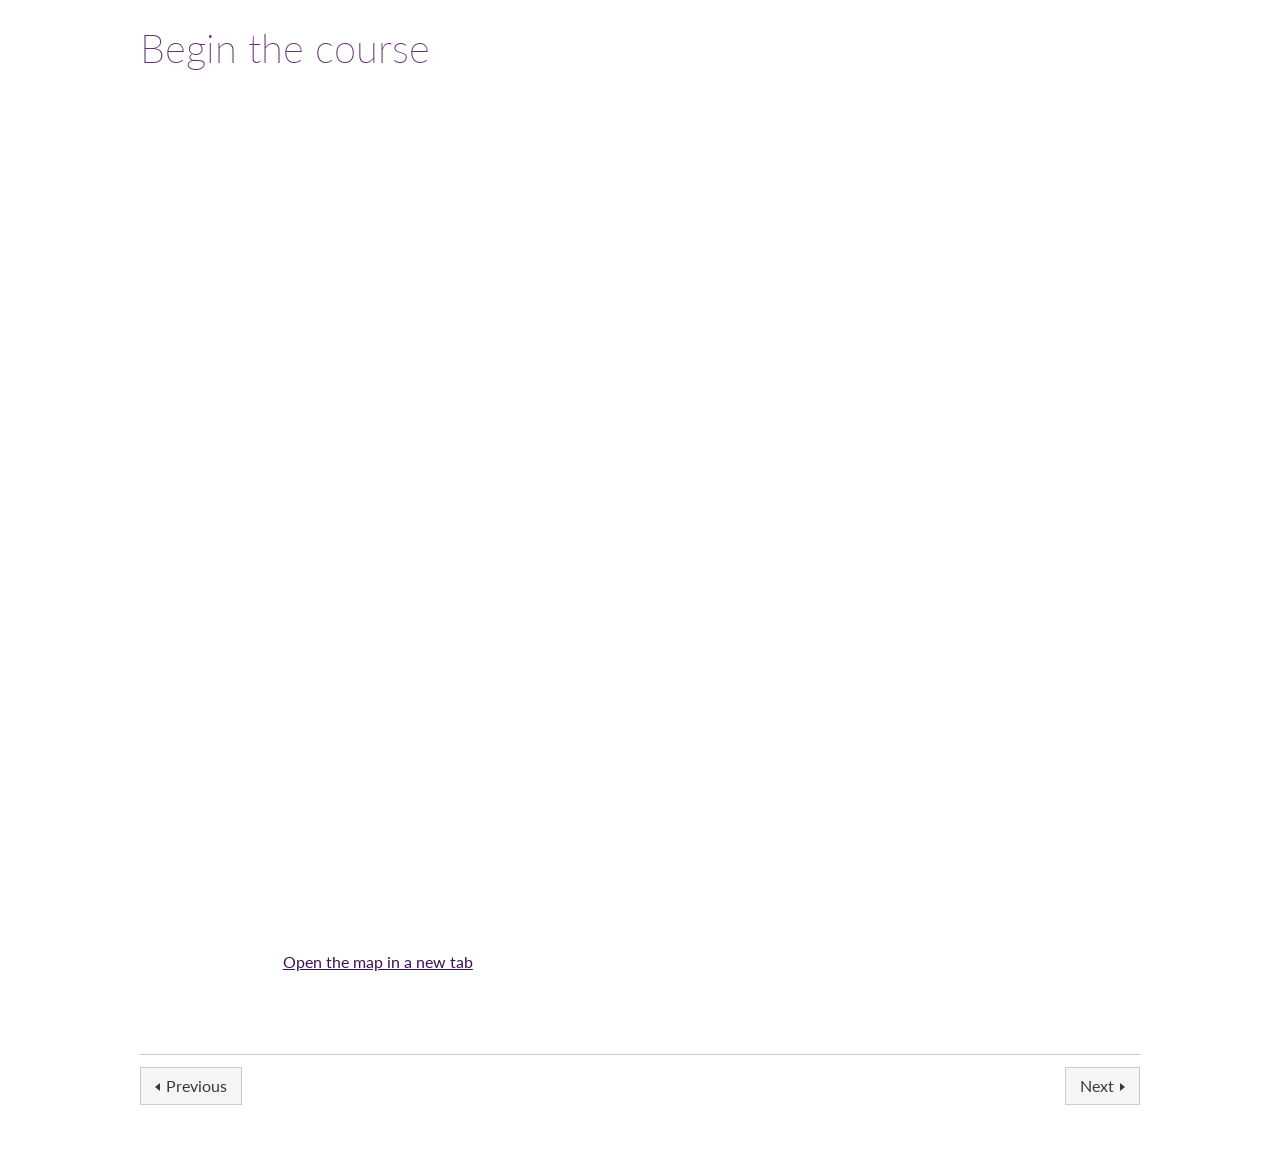
<file: begin-the-course.html>
<!DOCTYPE html>
<html lang="en-AU">
<head>
  <meta charset="utf-8">
  <meta name="viewport" content="width=device-width, initial-scale=1">
  <title>Begin the course | Rome: The Making of a City taster</title>

  <!-- Same order Canvas loads them: root account, Short Courses theme, then the Canvas stand-in -->
  <link rel="stylesheet" href="css/root.css">
  <link rel="stylesheet" href="css/acu.shortcourse_Theme_v3.css">
  <link rel="stylesheet" href="css/acu.main.css">
  <link rel="stylesheet" href="css/canvas-shell.css">
  <script src="js/acu-interactives.js" defer></script>
</head>
<body class="pages show">
  <div id="content-wrapper">
    <div id="content" role="main">
      <div id="wiki_page_show">
        <div class="show-content user_content clearfix enhanced">

          <h1 class="page-title">Begin the course</h1>

          <p><iframe style="max-width: 100%; border: 0px none currentcolor;" title="Rome course map: interactive map of the places in each module" src="https://cei-dlc.acucontenthub.acu.edu.au/Floreo/map-of-rome/map-of-rome.html" width="100%" height="850" loading="lazy" allow="fullscreen"></iframe></p>
          <p><a href="https://cei-dlc.acucontenthub.acu.edu.au/Floreo/map-of-rome/map-of-rome.html" target="_blank" rel="noopener">Open the map in a new tab</a></p>

        </div>
      </div>

      <div id="module_navigation_target">
        <nav class="module-sequence-footer" aria-label="Module navigation">
          <hr class="module-sequence-rule">
          <div class="module-sequence-footer-content">
            <span class="module-sequence-footer-button--previous">
              <a class="Button" href="overview.html"><i class="icon-mini-arrow-left" aria-hidden="true"></i>Previous<span class="screenreader-only">: Overview of the course</span></a>
            </span>
            <span class="module-sequence-footer-button--next">
              <a class="Button" href="module-1-map.html">Next<i class="icon-mini-arrow-right" aria-hidden="true"></i><span class="screenreader-only">: Module 1 map</span></a>
            </span>
          </div>
        </nav>
      </div>
    </div>
  </div>
</body>
</html>
</file>
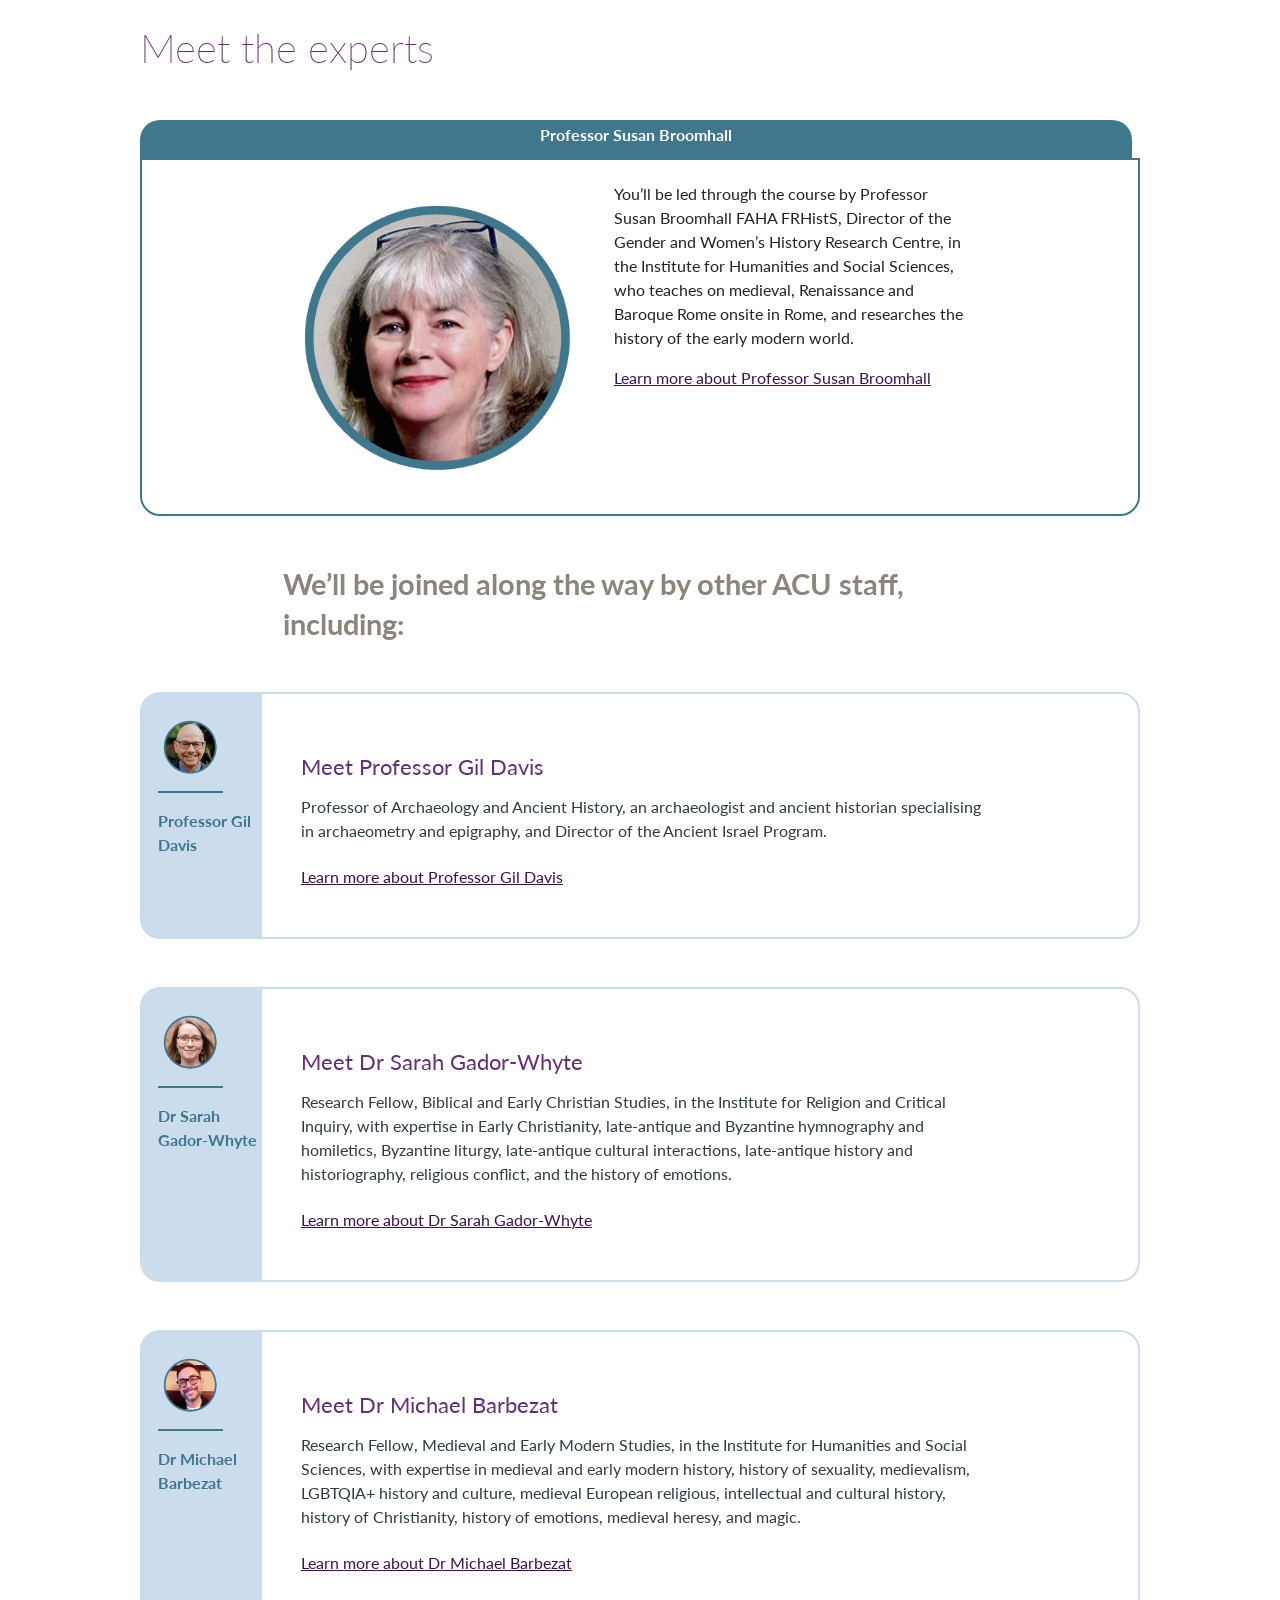
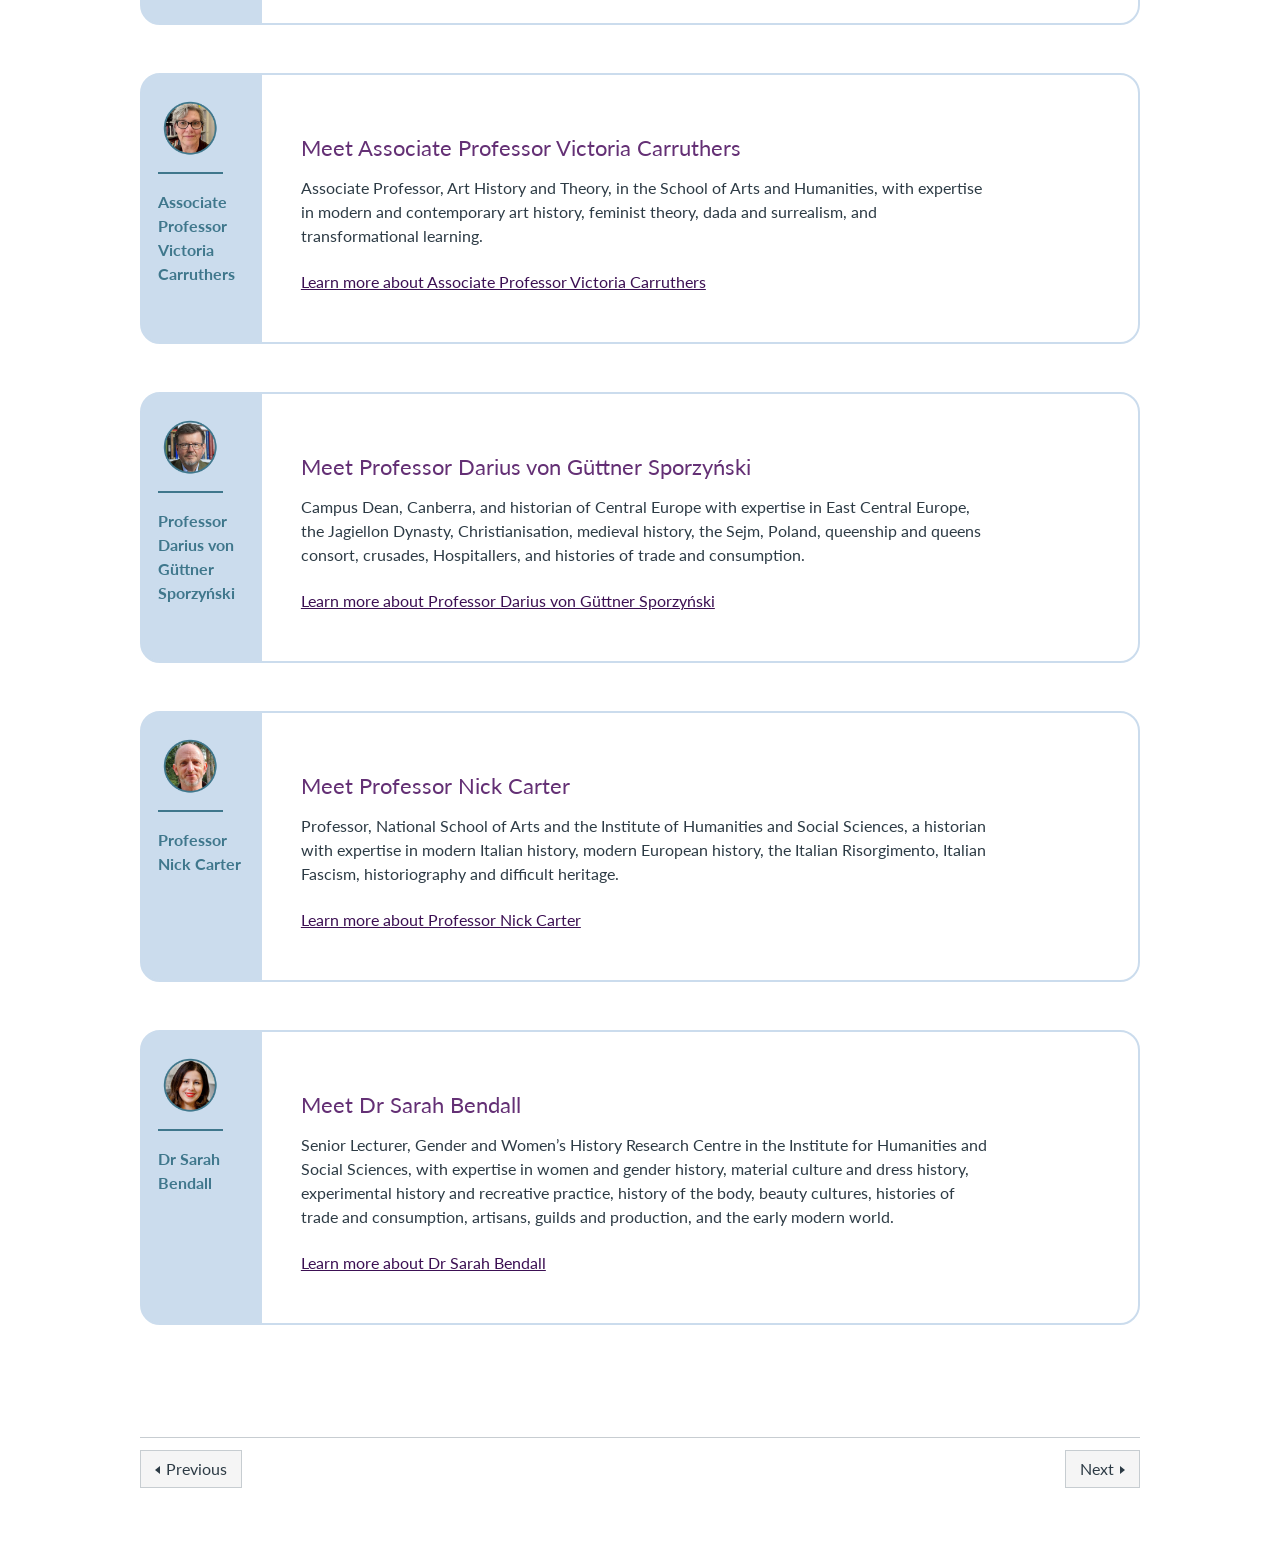
<file: meet-the-experts.html>
<!DOCTYPE html>
<html lang="en-AU">
<head>
  <meta charset="utf-8">
  <meta name="viewport" content="width=device-width, initial-scale=1">
  <title>Meet the experts | Rome: The Making of a City taster</title>

  <!-- Same order Canvas loads them: root account, Short Courses theme, then the Canvas stand-in -->
  <link rel="stylesheet" href="css/root.css">
  <link rel="stylesheet" href="css/acu.shortcourse_Theme_v3.css">
  <link rel="stylesheet" href="css/acu.main.css">
  <link rel="stylesheet" href="css/canvas-shell.css">
  <script src="js/acu-interactives.js" defer></script>
</head>
<body class="pages show">
  <div id="content-wrapper">
    <div id="content" role="main">
      <div id="wiki_page_show">
        <div class="show-content user_content clearfix enhanced">

          <h1 class="page-title">Meet the experts</h1>

          <div class="acu_tab" data-tab-layout-type="top">
              <div>Professor Susan Broomhall</div>
              <div>
                  <figure class="aspect-1-1 left-align-tab"><img src="images/experts/susan-broomhall.png" alt="Professor Susan Broomhall" width="300" /></figure>
                  <p>You&rsquo;ll be led through the course by Professor Susan Broomhall FAHA FRHistS, Director of the Gender and Women&rsquo;s History Research Centre, in the Institute for Humanities and Social Sciences, who teaches on medieval, Renaissance and Baroque Rome onsite in Rome, and researches the history of the early modern world.</p>
                  <p><a href="https://www.acu.edu.au/research-and-enterprise/our-research-institutes/institute-for-humanities-and-social-sciences/our-people/susan-broomhall" target="_blank" rel="noopener">Learn more about Professor Susan Broomhall</a></p>
              </div>
          </div>
          <h2 style="margin-top: 2rem; text-align: left;">We&rsquo;ll be joined along the way by other ACU staff, including:</h2>
          <div class="well well-side-tab">
              <div class="icon icon-img"><img src="images/experts/gil-davis.png" alt="Professor Gil Davis" />
                  <p>Professor Gil Davis</p>
              </div>
              <h3>Meet Professor Gil Davis</h3>
              <p>Professor of Archaeology and Ancient History, an archaeologist and ancient historian specialising in archaeometry and epigraphy, and Director of the Ancient Israel Program.</p>
              <p><a href="https://www.acu.edu.au/research-and-enterprise/our-people/gil-davis" target="_blank" rel="noopener">Learn more about Professor Gil Davis</a></p>
          </div>
          <div class="well well-side-tab">
              <div class="icon icon-img"><img src="images/experts/sarah-gador-whyte.png" alt="Dr Sarah Gador-Whyte" />
                  <p>Dr Sarah Gador-Whyte</p>
              </div>
              <h3>Meet Dr Sarah Gador-Whyte</h3>
              <p>Research Fellow, Biblical and Early Christian Studies, in the Institute for Religion and Critical Inquiry, with expertise in Early Christianity, late-antique and Byzantine hymnography and homiletics, Byzantine liturgy, late-antique cultural interactions, late-antique history and historiography, religious conflict, and the history of emotions.</p>
              <p><a href="https://www.acu.edu.au/research-and-enterprise/our-research-institutes/institute-for-religion-and-critical-inquiry/our-people/sarah-gador-whyte" target="_blank" rel="noopener">Learn more about Dr Sarah Gador-Whyte</a></p>
          </div>
          <div class="well well-side-tab">
              <div class="icon icon-img"><img src="images/experts/michael-barbezat.png" alt="Dr Michael Barbezat" />
                  <p>Dr Michael Barbezat</p>
              </div>
              <h3>Meet Dr Michael Barbezat</h3>
              <p>Research Fellow, Medieval and Early Modern Studies, in the Institute for Humanities and Social Sciences, with expertise in medieval and early modern history, history of sexuality, medievalism, LGBTQIA+ history and culture, medieval European religious, intellectual and cultural history, history of Christianity, history of emotions, medieval heresy, and magic.</p>
              <p><a href="https://www.acu.edu.au/research-and-enterprise/our-research-institutes/institute-for-humanities-and-social-sciences/our-people/dr-michael-barbezat" target="_blank" rel="noopener">Learn more about Dr Michael Barbezat</a></p>
          </div>
          <div class="well well-side-tab">
              <div class="icon icon-img"><img src="images/experts/victoria-carruthers.png" alt="Associate Professor Victoria Carruthers" />
                  <p>Associate Professor Victoria Carruthers</p>
              </div>
              <h3>Meet Associate Professor Victoria Carruthers</h3>
              <p>Associate Professor, Art History and Theory, in the School of Arts and Humanities, with expertise in modern and contemporary art history, feminist theory, dada and surrealism, and transformational learning.</p>
              <p><a href="https://www.acu.edu.au/research-and-enterprise/our-people/victoria-carruthers" target="_blank" rel="noopener">Learn more about Associate Professor Victoria Carruthers</a></p>
          </div>
          <div class="well well-side-tab">
              <div class="icon icon-img"><img src="images/experts/darius-von-guttner.png" alt="Professor Darius von G&uuml;ttner Sporzyński" />
                  <p>Professor Darius von G&uuml;ttner Sporzyński</p>
              </div>
              <h3>Meet Professor Darius von G&uuml;ttner Sporzyński</h3>
              <p>Campus Dean, Canberra, and historian of Central Europe with expertise in East Central Europe, the Jagiellon Dynasty, Christianisation, medieval history, the Sejm, Poland, queenship and queens consort, crusades, Hospitallers, and histories of trade and consumption.</p>
              <p><a href="https://www.acu.edu.au/research-and-enterprise/our-research-institutes/institute-for-humanities-and-social-sciences/our-people/darius-von-guttner-sporzynski" target="_blank" rel="noopener">Learn more about Professor Darius von G&uuml;ttner Sporzyński</a></p>
          </div>
          <div class="well well-side-tab">
              <div class="icon icon-img"><img src="images/experts/nick-carter.png" alt="Professor Nick Carter" />
                  <p>Professor Nick Carter</p>
              </div>
              <h3>Meet Professor Nick Carter</h3>
              <p>Professor, National School of Arts and the Institute of Humanities and Social Sciences, a historian with expertise in modern Italian history, modern European history, the Italian Risorgimento, Italian Fascism, historiography and difficult heritage.</p>
              <p><a href="https://www.acu.edu.au/research-and-enterprise/our-people/nick-carter" target="_blank" rel="noopener">Learn more about Professor Nick Carter</a></p>
          </div>
          <div class="well well-side-tab">
              <div class="icon icon-img"><img src="images/experts/sarah-bendall.png" alt="Dr Sarah Bendall" />
                  <p>Dr Sarah Bendall</p>
              </div>
              <h3>Meet Dr Sarah Bendall</h3>
              <p>Senior Lecturer, Gender and Women&rsquo;s History Research Centre in the Institute for Humanities and Social Sciences, with expertise in women and gender history, material culture and dress history, experimental history and recreative practice, history of the body, beauty cultures, histories of trade and consumption, artisans, guilds and production, and the early modern world.</p>
              <p><a href="https://www.acu.edu.au/research-and-enterprise/our-research-institutes/institute-for-humanities-and-social-sciences/our-people/sarah-bendall" target="_blank" rel="noopener">Learn more about Dr Sarah Bendall</a></p>
          </div>

        </div>
      </div>

      <div id="module_navigation_target">
        <nav class="module-sequence-footer" aria-label="Module navigation">
          <hr class="module-sequence-rule">
          <div class="module-sequence-footer-content">
            <span class="module-sequence-footer-button--previous">
              <a class="Button" href="index.html"><i class="icon-mini-arrow-left" aria-hidden="true"></i>Previous<span class="screenreader-only">: Welcome page</span></a>
            </span>
            <span class="module-sequence-footer-button--next">
              <a class="Button" href="overview.html">Next<i class="icon-mini-arrow-right" aria-hidden="true"></i><span class="screenreader-only">: Overview of the course</span></a>
            </span>
          </div>
        </nav>
      </div>
    </div>
  </div>
</body>
</html>
</file>
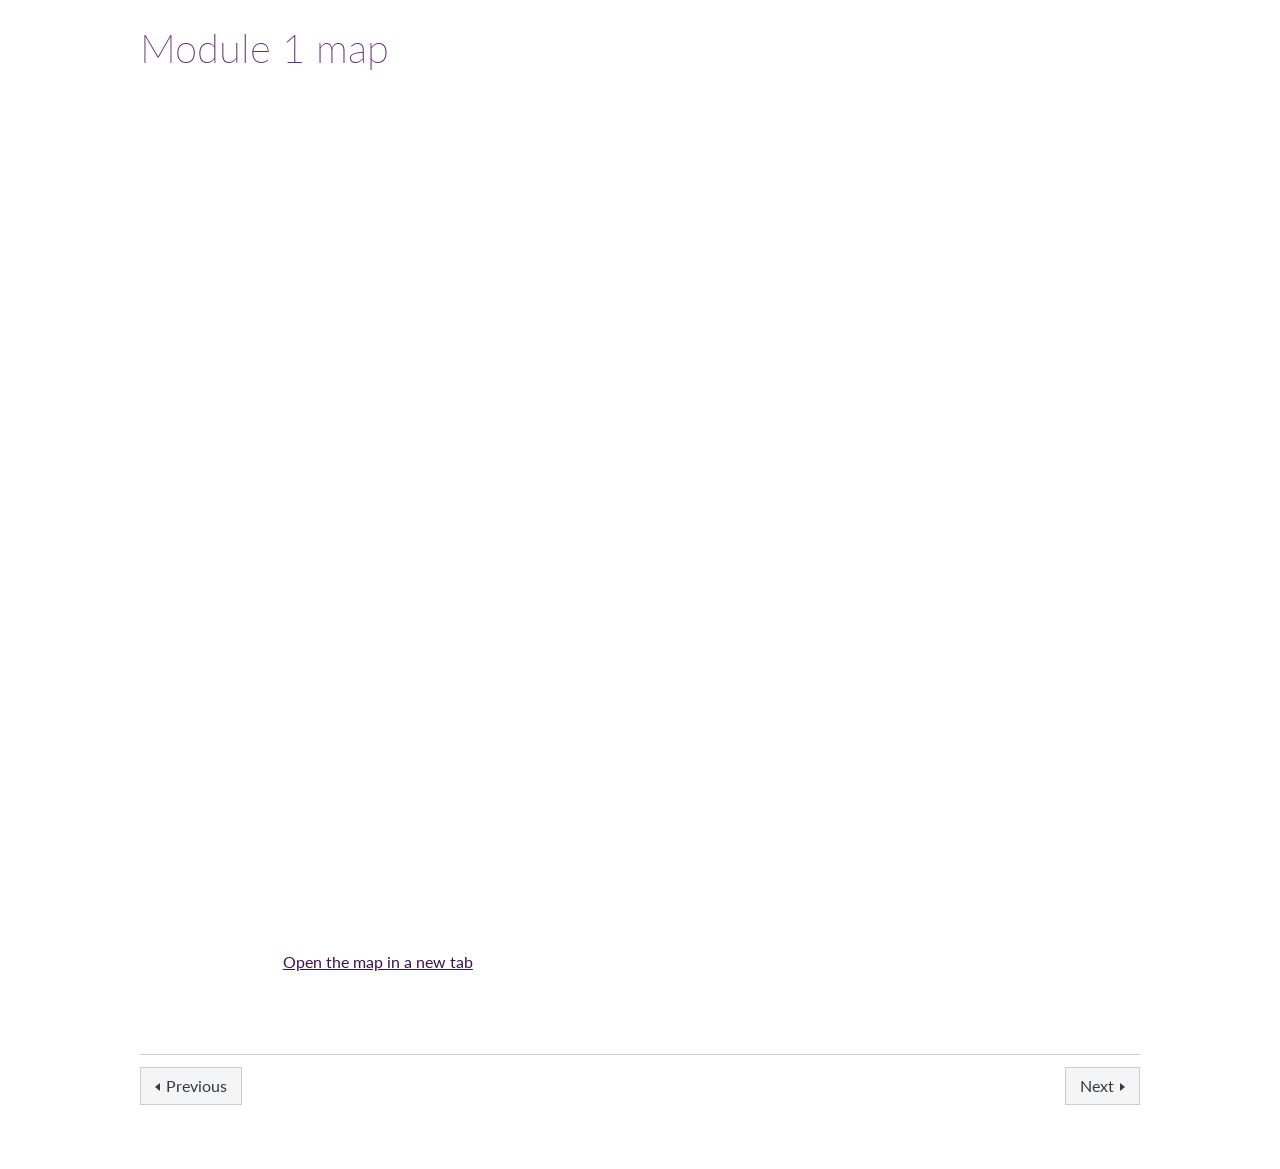
<file: module-1-map.html>
<!DOCTYPE html>
<html lang="en-AU">
<head>
  <meta charset="utf-8">
  <meta name="viewport" content="width=device-width, initial-scale=1">
  <title>Module 1 map | Rome: The Making of a City taster</title>

  <!-- Same order Canvas loads them: root account, Short Courses theme, then the Canvas stand-in -->
  <link rel="stylesheet" href="css/root.css">
  <link rel="stylesheet" href="css/acu.shortcourse_Theme_v3.css">
  <link rel="stylesheet" href="css/acu.main.css">
  <link rel="stylesheet" href="css/canvas-shell.css">
  <script src="js/acu-interactives.js" defer></script>
</head>
<body class="pages show">
  <div id="content-wrapper">
    <div id="content" role="main">
      <div id="wiki_page_show">
        <div class="show-content user_content clearfix enhanced">

          <h1 class="page-title">Module 1 map</h1>

          <p><iframe style="max-width: 100%; border: 0px none currentcolor;" title="Rome course map: interactive map of the places in each module" src="https://cei-dlc.acucontenthub.acu.edu.au/Floreo/map-of-rome/module-1-map.html" width="100%" height="850" loading="lazy" allow="fullscreen"></iframe></p>
          <p><a href="https://cei-dlc.acucontenthub.acu.edu.au/Floreo/map-of-rome/module-1-map.html" target="_blank" rel="noopener">Open the map in a new tab</a></p>

        </div>
      </div>

      <div id="module_navigation_target">
        <nav class="module-sequence-footer" aria-label="Module navigation">
          <hr class="module-sequence-rule">
          <div class="module-sequence-footer-content">
            <span class="module-sequence-footer-button--previous">
              <a class="Button" href="begin-the-course.html"><i class="icon-mini-arrow-left" aria-hidden="true"></i>Previous<span class="screenreader-only">: Begin the course</span></a>
            </span>
            <span class="module-sequence-footer-button--next">
              <a class="Button" href="tanaquil-part-2.html">Next<i class="icon-mini-arrow-right" aria-hidden="true"></i><span class="screenreader-only">: Lives in Focus: Tanaquil (600&ndash;575 BCE): Part 2</span></a>
            </span>
          </div>
        </nav>
      </div>
    </div>
  </div>
</body>
</html>
</file>
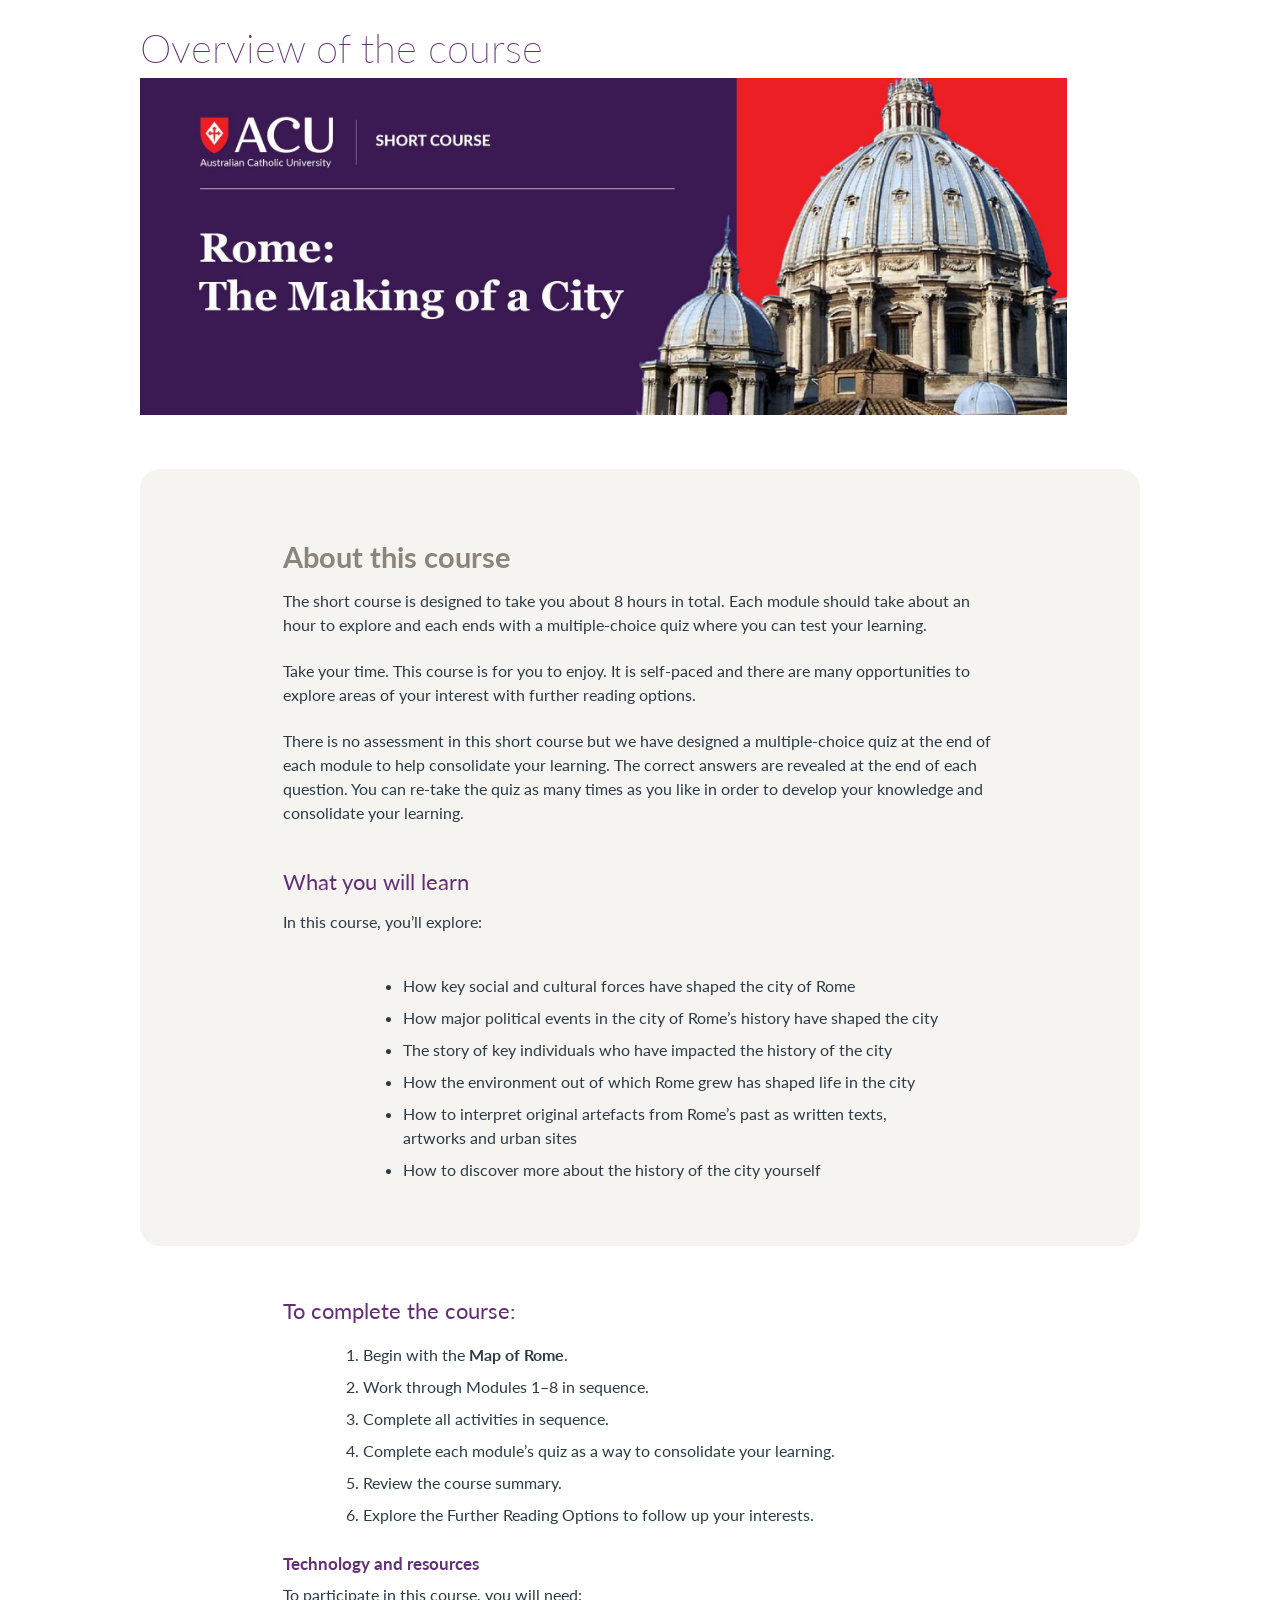
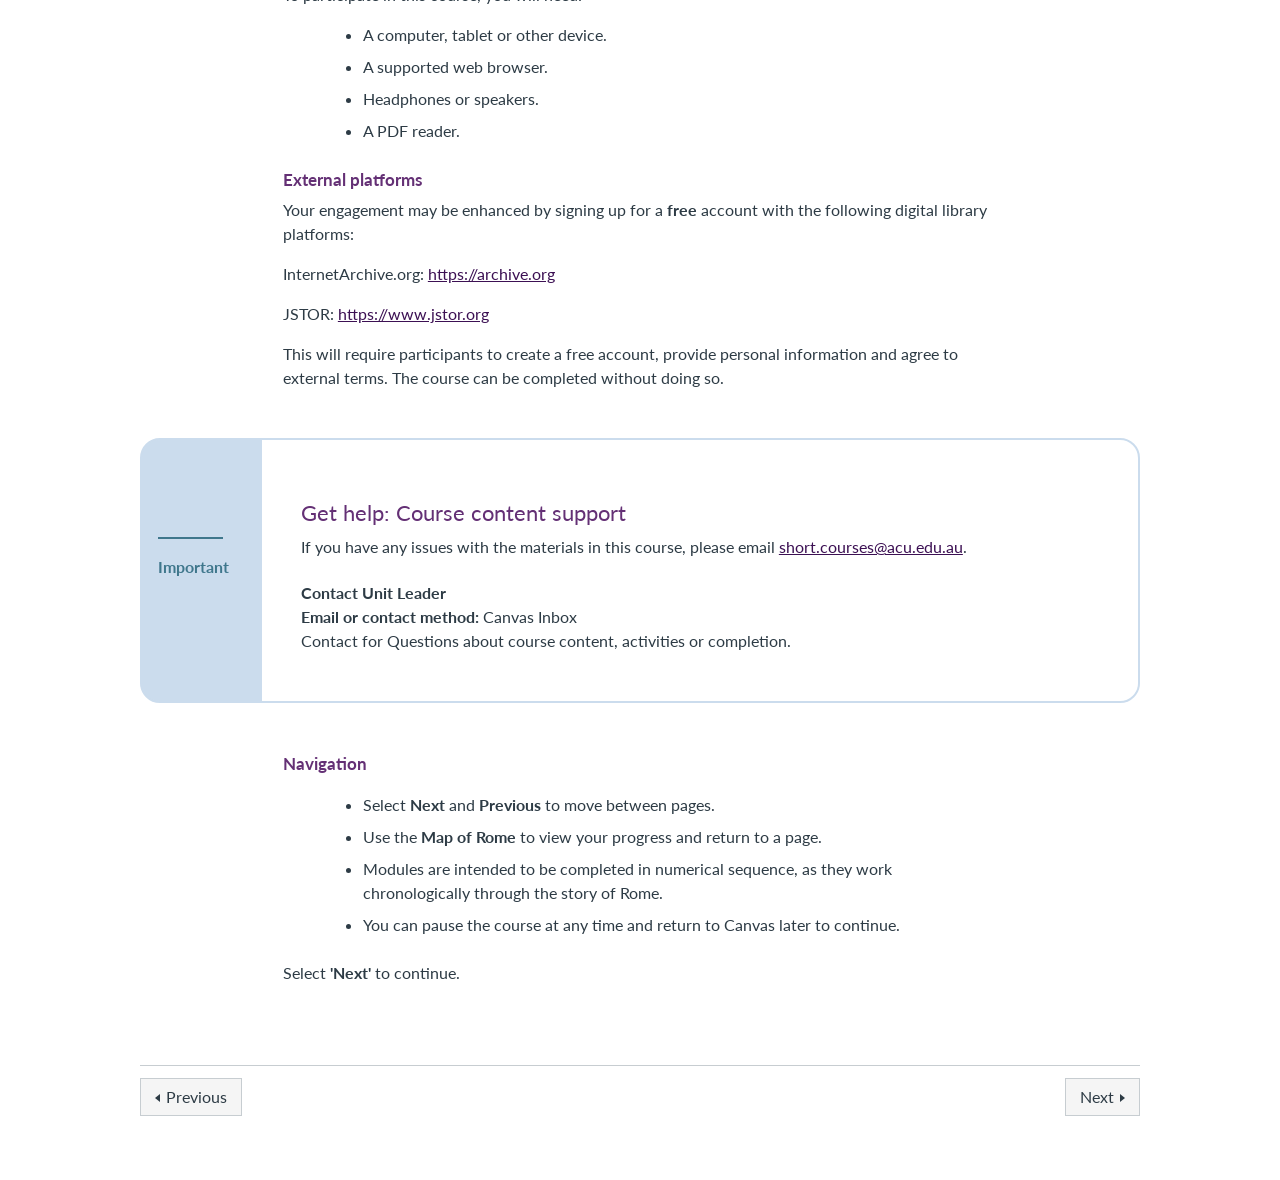
<file: overview.html>
<!DOCTYPE html>
<html lang="en-AU">
<head>
  <meta charset="utf-8">
  <meta name="viewport" content="width=device-width, initial-scale=1">
  <title>Overview of the course | Rome: The Making of a City taster</title>

  <!-- Same order Canvas loads them: root account, Short Courses theme, then the Canvas stand-in -->
  <link rel="stylesheet" href="css/root.css">
  <link rel="stylesheet" href="css/acu.shortcourse_Theme_v3.css">
  <link rel="stylesheet" href="css/acu.main.css">
  <link rel="stylesheet" href="css/canvas-shell.css">
  <script src="js/acu-interactives.js" defer></script>
</head>
<body class="pages show">
  <div id="content-wrapper">
    <div id="content" role="main">
      <div id="wiki_page_show">
        <div class="show-content user_content clearfix enhanced">

          <h1 class="page-title">Overview of the course</h1>

          <p class="banner"><img src="images/banner-rome.jpg" alt="Rome: The Making of a City course banner" width="927"></p>
          <div class="well">
            <h2>About this course</h2>
            <p>The short course is designed to take you about 8 hours in total. Each module should take about an hour to explore and each ends with a multiple-choice quiz where you can test your learning.</p>
            <p>Take your time. This course is for you to enjoy. It is self-paced and there are many opportunities to explore areas of your interest with further reading options.</p>
            <p>There is no assessment in this short course but we have designed a multiple-choice quiz at the end of each module to help consolidate your learning. The correct answers are revealed at the end of each question. You can re-take the quiz as many times as you like in order to develop your knowledge and consolidate your learning.</p>
            <h3>What you will learn</h3>
            <p>In this course, you&rsquo;ll explore:</p>
            <ul>
              <li>How key social and cultural forces have shaped the city of Rome</li>
              <li>How major political events in the city of Rome&rsquo;s history have shaped the city</li>
              <li>The story of key individuals who have impacted the history of the city</li>
              <li>How the environment out of which Rome grew has shaped life in the city</li>
              <li>How to interpret original artefacts from Rome&rsquo;s past as written texts, artworks and urban sites</li>
              <li>How to discover more about the history of the city yourself</li>
            </ul>
          </div>
          <h3>To complete the course:</h3>
          <ol>
            <li>Begin with the <strong>Map of Rome</strong>.</li>
            <li>Work through Modules 1&ndash;8 in sequence.</li>
            <li>Complete all activities in sequence.</li>
            <li>Complete each module&rsquo;s quiz as a way to consolidate your learning.</li>
            <li>Review the course summary.</li>
            <li>Explore the Further Reading Options to follow up your interests.</li>
          </ol>
          <h4><strong>Technology and resources</strong></h4>
          <p>To participate in this course, you will need:</p>
          <ul>
            <li>A computer, tablet or other device.</li>
            <li>A supported web browser.</li>
            <li>Headphones or speakers.</li>
            <li>A PDF reader.</li>
          </ul>
          <h4><strong>External platforms</strong></h4>
          <p>Your engagement may be enhanced by signing up for a <strong>free</strong> account with the following digital library platforms:</p>
          <p>InternetArchive.org: <a href="https://archive.org/">https://archive.org</a></p>
          <p>JSTOR: <a href="https://www.jstor.org/">https://www.jstor.org</a></p>
          <p>This will require participants to create a free account, provide personal information and agree to external terms. The course can be completed without doing so.</p>
          <div class="well well-side-tab">
            <div class="icon icon-info">
              <p>Important</p>
            </div>
            <div>
              <h3>Get help: Course content support</h3>
              <p>If you have any issues with the materials in this course, please email <a href="mailto:short.courses@acu.edu.au" target="_blank" rel="noopener">short.courses@acu.edu.au</a>.</p>
            </div>
            <div>
              <p><strong>Contact Unit Leader</strong><br><strong>Email or contact method:</strong> Canvas Inbox<br>Contact for Questions about course content, activities or completion.</p>
            </div>
          </div>
          <h4>Navigation</h4>
          <ul>
            <li>Select <strong>Next</strong> and <strong>Previous</strong> to move between pages.</li>
            <li>Use the <strong>Map of Rome</strong> to view your progress and return to a page.</li>
            <li>Modules are intended to be completed in numerical sequence, as they work chronologically through the story of Rome.</li>
            <li>You can pause the course at any time and return to Canvas later to continue.</li>
          </ul>
          <p>Select <strong>'Next'</strong> to continue.</p>

        </div>
      </div>

      <div id="module_navigation_target">
        <nav class="module-sequence-footer" aria-label="Module navigation">
          <hr class="module-sequence-rule">
          <div class="module-sequence-footer-content">
            <span class="module-sequence-footer-button--previous">
              <a class="Button" href="meet-the-experts.html"><i class="icon-mini-arrow-left" aria-hidden="true"></i>Previous<span class="screenreader-only">: Meet the experts</span></a>
            </span>
            <span class="module-sequence-footer-button--next">
              <a class="Button" href="begin-the-course.html">Next<i class="icon-mini-arrow-right" aria-hidden="true"></i><span class="screenreader-only">: Begin the course</span></a>
            </span>
          </div>
        </nav>
      </div>
    </div>
  </div>
</body>
</html>
</file>
<file: css/root.css>
@charset "UTF-8";
/* 
file name:  src/styles/typograpghy.scss

HELLO

created: 	230622
notes: 		This stylesheet is for rules relating to basic typography tags. (ie, <p>, <h1>, <h2>)
version: 	1.0 deployed in prod | S Malcolm
			1.1 changes to suit base acu brand and user feedback | camilanovic
			1.2 changes to font selection and heading/blockquote styles | mahood
			
*/
/*

	created:  	221001
	notes:    	housing variables that will be reused across many stylesheets
	version:  	1.0 init setup | s malcolm
				1.1 adjustments for canvas core x | camilanovic
				1.2 changes to default font | mahood
*/
/*
$fonts: (
	'body': $web-font,
	'feature': $web-font,
	'link': $web-font
);*/
h1 {
  font-weight: 500;
  font-size: 2rem; }

h1,
.pages.show .page-title {
  color: #252320; }
  h1.page-title,
  .pages.show .page-title.page-title {
    font-size: 2rem;
    font-weight: bold;
    border-left: 4px solid #e0061f;
    margin: 1.5rem 0 1.5rem 0;
    padding-left: .75rem; }

h2,
#announcements_on_home_page h2,
#announcements_on_home_page h1,
#dashboard h1,
#dashboard_header_container .hidden-phone {
  color: #252320;
  font-weight: 600;
  font-size: 1.6rem; }

#announcements_on_home_page h2,
#announcements_on_home_page h1 {
  font-size: 1.1rem; }

#course_home_content h2.ic-Action-header__Heading,
#course_home_content h1.ic-Action-header__Heading {
  color: #ffffff;
  font-weight: 600;
  font-size: 1.5rem; }

h3 {
  color: #252320;
  font-weight: 600;
  font-size: 1.4rem; }

h4 {
  color: #252320;
  font-weight: 600;
  font-size: 1.2rem;
  margin-top: 1.75rem; }

h5 {
  font-size: 1.1rem;
  color: #747474;
  font-weight: 600; }

h6 {
  color: #747474;
  font-size: 1rem; }

h2 + h3,
h3 + h4,
h4 + h5,
h5 + h6 {
  margin-top: 0; }

hr {
  margin-bottom: 2rem; }

blockquote {
  border-left: 3px solid #D8CFDD;
  padding: 0.1rem 1rem;
  margin: 1.5rem 0;
  color: #3c1054;
  width: 80%;
  padding: 1rem;
  font-weight: 600; }

blockquote p {
  margin: 0;
  font-size: 1rem;
  line-height: 1.5;
  font-weight: inherit; }

#content-wrapper a[href]:not(.btn):not(.Button):not(.ic-DashboardCard__link):not(.ic-DashboardCard__action-layout):not(.ui-corner-all):not(.acuo-btn):not(.turnitin_similarity_score) {
  color: #007ddf;
  -webkit-box-sizing: border-box;
  -moz-box-sizing: border-box;
  box-sizing: border-box;
  text-decoration: none; }
  #content-wrapper a[href]:not(.btn):not(.Button):not(.ic-DashboardCard__link):not(.ic-DashboardCard__action-layout):not(.ui-corner-all):not(.acuo-btn):not(.turnitin_similarity_score):hover {
    color: #F2120C;
    text-decoration: underline; }

#right-side .button-sidebar-wide {
  font-size: .9rem;
  padding-right: 10px; }

#module_navigation_target a,
.module-sequence-footer-button--previous a,
.module-sequence-footer-button--next a {
  background: #3C1053;
  color: white;
  border-radius: 5px;
  border: 1px solid #3C1053; }
  #module_navigation_target a:hover,
  .module-sequence-footer-button--previous a:hover,
  .module-sequence-footer-button--next a:hover {
    background: white;
    color: #3C1053;
    border-color: #3C1053; }

h4 .atto_image_button_middle {
  margin: .75rem .75rem .75rem 0;
  border-radius: 10px;
  max-width: 35px;
  padding: .5rem 0rem .5rem 0; }

#custom_my_acu_tray div,
#custom_my_acu_tray p,
#custom_my_acu_tray a,
#custom_my_acu_tray span,
#help_tray div,
#help_tray p,
#help_tray a,
#help_tray span {
  /* font-family: map-get($fonts, 'body') */ }

#custom_my_acu_tray a,
#help_tray a {
  font-weight: 500; }

#submission_details #submission_files_list .submission-file .turnitin_similarity_score {
  color: white; }

#wiki_page_show img,
#wiki_page_body img {
  margin: .5rem 1rem .5rem 0; }

q {
  font-style: italics;
  padding: .25rem 0; }

/*
file name:  src/styles/canvas.ui.scss

created:  2022
notes:    used to override the core styles of canvas – should be modified when major updates are rolled into canvas as a product
version:  1.0 deployed in prod | S Malcolm
      1.1 split between elements and typography ui items, modified to be branded acu | camilanovic
      1.2 changes to the module sequence navigation for discussion | Thea & Mark
      1.3 align buttons in Course Settings page | Thea
      1.4 hide self-registration link on login page | Thea
      
*/
/*

	created:  	221001
	notes:    	housing variables that will be reused across many stylesheets
	version:  	1.0 init setup | s malcolm
				1.1 adjustments for canvas core x | camilanovic
				1.2 changes to default font | mahood
*/
/*
$fonts: (
	'body': $web-font,
	'feature': $web-font,
	'link': $web-font
);*/
body.pages #content-wrapper,
body.assignments #content-wrapper,
body.discussions #content-wrapper,
body.quizzes #content-wrapper,
body.modules #content-wrapper,
body.syllabus #content-wrapper,
body.files #content-wrapper,
body.collaborations #content-wrapper,
body.announcements #content-wrapper,
body.conferences #content-wrapper,
body.outcomes #content-wrapper,
body.people #content-wrapper {
  max-width: 1200px; }

.ic-Login-header__links {
  visibility: hidden; }

div #module_sequence_footer {
  right: auto !important;
  left: auto;
  padding-left: 24px; }

.tox-swatches__row:nth-of-type(1),
.tox-swatches__row:nth-of-type(2),
.tox-swatches__row:nth-of-type(3) {
  display: none !important; }

.list-view a {
  color: #3C1053; }
  .list-view a.active {
    border-left: 2px solid #f2110b;
    padding-left: 6px;
    margin-left: -2px; }

.ic-app-header__menu-list-link:hover,
.ic-app-header__menu-list-link:focus,
.ic-app-header__menu-list-item a:hover .menu-item__text,
.ic-app-header__menu-list-item a:focus .menu-item__text {
  text-decoration: underline; }

.ic-notification {
  margin-top: 1.5rem; }

.notification_account_content_text {
  margin-bottom: 0.5rem;
  display: inline-flex; }

.ic-DashboardCard__box__header {
  font-weight: 500;
  font-size: 1.5rem; }

.ic-DashboardCard__header-title {
  font-size: 1rem; }

.ic-DashboardCard__header-subtitle {
  font-size: 0.85rem; }

.ic-DashboardCard__box {
  padding: 1rem !important; }

#dashboard_header_container {
  margin-left: 1rem; }

.ic-DashboardCard__link:hover span {
  text-decoration: underline; }

#breadcrumbs li a,
#breadcrumbs li span {
  font-size: 0.95rem;
  color: #3C1053;
  font-weight: 500; }

#breadcrumbs li:last-of-type span {
  font-weight: 600; }

#breadcrumbs li a:hover {
  text-decoration: underline; }

#breadcrumbs li span {
  font-style: italics; }

#section-tabs li {
  font-size: 0.95rem;
  font-weight: 500; }

.CourseAvailabilityOptions fieldset,
.QuantitativeDataOptions fieldset {
  display: flex; }

.button-sidebar-wide,
#right-side .button-sidebar-wide,
#easy_student_view,
#print-grades-button,
#show_all_details_button,
.header-bar .btn:not(.btn-primary):not(.btn-published),
#pairing-code button,
#pairing-code button span,
#pairing-code button span span,
.btn-add-folder,
.course_enrollment_link,
.add_rubric_link,
.edit_assignment_link {
  background: white;
  color: #252320;
  border-radius: 5px; }
  .button-sidebar-wide:hover,
  #right-side .button-sidebar-wide:hover,
  #easy_student_view:hover,
  #print-grades-button:hover,
  #show_all_details_button:hover,
  .header-bar .btn:not(.btn-primary):not(.btn-published):hover,
  #pairing-code button:hover,
  #pairing-code button span:hover,
  #pairing-code button span span:hover,
  .btn-add-folder:hover,
  .course_enrollment_link:hover,
  .add_rubric_link:hover,
  .edit_assignment_link:hover {
    text-decoration: underline;
    background: #E8E3DB;
    color: #3C1053; }

.btn-primary:hover,
.Button--primary:hover {
  background: #e8e8e8;
  color: #2d3b45;
  text-decoration: underline; }

button.btn {
  border-radius: 5px; }

#pairing-code button span {
  font-size: 0.95rem; }

.btn-secondary:hover,
.Button--secondary:hover {
  box-shadow: 0px 0px 0px 2px #3c1053;
  background: #e3e3e3;
  text-decoration: underline !important; }

.al-options {
  padding: 0; }

a[class*="icon-"]:before,
a[class^="icon-"]:before,
#right-side .button-sidebar-wide i {
  margin-right: 6px;
  margin-left: -2px; }

.ui-menu-item a {
  color: #007ddf; }

.ui-menu .ui-menu-item a.ui-state-hover,
.ui-menu .ui-menu-item a.ui-state-active,
.ui-menu .ui-menu-item .ui-progressbar a.ui-widget-header,
.ui-progressbar .ui-menu .ui-menu-item a.ui-widget-header,
.ui-menu .ui-menu-item a.ui-state-focus {
  background: none;
  color: inherit;
  text-decoration: underline;
  cursor: pointer; }

#student-grades-final {
  font-size: 1rem !important;
  font-weight: 600;
  margin-bottom: 1rem; }

#wiki_page_show .show-content {
  padding-bottom: 1rem; }

.pill > li:last-child {
  padding-top: 2px; }

h3.pad-box-mini.border.border-b {
  height: 100%;
  background-color: #E8E3DB !important;
  margin-top: 0;
  box-sizing: border-box;
  padding: 10px 15px; }

#catalog_content
a[href]:not(.btn):not(.Button):not(.ic-DashboardCard__link):not(
.ic-DashboardCard__action-layout
):not(.ui-corner-all) {
  color: #3C1053;
  font-weight: 500;
  font-size: 0.95rem; }

.course_enrollment_link {
  bottom: 15px;
  left: 15px;
  right: revert; }

.notification_account_content_text b {
  margin-left: 3px; }

body[class*="context-group"] #section-tabs li a[href*="collaborations"] {
  display: none; }

#gradebook_header .assignmentDetails__Title {
  color: white; }

#gradebook_header #context_title {
  color: white; }

form#submit_online_upload_form label.checkbox div,
form#submit_online_text_entry_form label.checkbox div,
input[data-testid="similarity-pledge-checkbox"] + label span {
  white-space: pre-line;
  line-height: 1.2; }

.navigation-tray-container.help-tray div#help_tray ul li a {
  color: #643075;
  font-weight: bold; }

.item-group-condensed {
  padding: 0; }

.item-group-condensed .ig-header {
  padding: .5rem .5rem; }

.ic-Action-header {
  display: inline; }

.ig-header .module_header_items {
  margin-top: .25rem !important;
  position: absolute;
  float: right;
  right: 0;
  top: 0; }

.prerequisites {
  max-width: 100% !important;
  width: 100% !important;
  padding: .5rem 2.25rem 0 !important; }

.prerequisites_message {
  padding-bottom: .75rem; }

/*
file name:  src/styles/tables.scss

created:    2022
notes:      default table styling
version:    1.0 deployed in prod | S Malcolm
*/
/*

	created:  	221001
	notes:    	housing variables that will be reused across many stylesheets
	version:  	1.0 init setup | s malcolm
				1.1 adjustments for canvas core x | camilanovic
				1.2 changes to default font | mahood
*/
/*
$fonts: (
	'body': $web-font,
	'feature': $web-font,
	'link': $web-font
);*/
#course_home_content table:not(.acuo-table),
#course_home_content table:not([cellpadding]):not(.acuo-table),
.show-content table:not(.acuo-table),
.show-content table:not([cellpadding]):not(.acuo-table),
.user_content table:not(.acuo-table),
.user_content table:not([cellpadding]):not(.acuo-table) {
  border-color: #eeeeee;
  border-collapse: collapse; }
  #course_home_content table:not(.acuo-table) td, #course_home_content table:not(.acuo-table) th,
  #course_home_content table:not([cellpadding]):not(.acuo-table) td,
  #course_home_content table:not([cellpadding]):not(.acuo-table) th,
  .show-content table:not(.acuo-table) td,
  .show-content table:not(.acuo-table) th,
  .show-content table:not([cellpadding]):not(.acuo-table) td,
  .show-content table:not([cellpadding]):not(.acuo-table) th,
  .user_content table:not(.acuo-table) td,
  .user_content table:not(.acuo-table) th,
  .user_content table:not([cellpadding]):not(.acuo-table) td,
  .user_content table:not([cellpadding]):not(.acuo-table) th {
    padding: .5rem; }
    #course_home_content table:not(.acuo-table) td p, #course_home_content table:not(.acuo-table) th p,
    #course_home_content table:not([cellpadding]):not(.acuo-table) td p,
    #course_home_content table:not([cellpadding]):not(.acuo-table) th p,
    .show-content table:not(.acuo-table) td p,
    .show-content table:not(.acuo-table) th p,
    .show-content table:not([cellpadding]):not(.acuo-table) td p,
    .show-content table:not([cellpadding]):not(.acuo-table) th p,
    .user_content table:not(.acuo-table) td p,
    .user_content table:not(.acuo-table) th p,
    .user_content table:not([cellpadding]):not(.acuo-table) td p,
    .user_content table:not([cellpadding]):not(.acuo-table) th p {
      margin: 0; }
  #course_home_content table:not(.acuo-table) thead tr,
  #course_home_content table:not(.acuo-table) thead th,
  #course_home_content table:not([cellpadding]):not(.acuo-table) thead tr,
  #course_home_content table:not([cellpadding]):not(.acuo-table) thead th,
  .show-content table:not(.acuo-table) thead tr,
  .show-content table:not(.acuo-table) thead th,
  .show-content table:not([cellpadding]):not(.acuo-table) thead tr,
  .show-content table:not([cellpadding]):not(.acuo-table) thead th,
  .user_content table:not(.acuo-table) thead tr,
  .user_content table:not(.acuo-table) thead th,
  .user_content table:not([cellpadding]):not(.acuo-table) thead tr,
  .user_content table:not([cellpadding]):not(.acuo-table) thead th {
    background-color: #3C1053; }
    #course_home_content table:not(.acuo-table) thead tr td,
    #course_home_content table:not(.acuo-table) thead th td,
    #course_home_content table:not([cellpadding]):not(.acuo-table) thead tr td,
    #course_home_content table:not([cellpadding]):not(.acuo-table) thead th td,
    .show-content table:not(.acuo-table) thead tr td,
    .show-content table:not(.acuo-table) thead th td,
    .show-content table:not([cellpadding]):not(.acuo-table) thead tr td,
    .show-content table:not([cellpadding]):not(.acuo-table) thead th td,
    .user_content table:not(.acuo-table) thead tr td,
    .user_content table:not(.acuo-table) thead th td,
    .user_content table:not([cellpadding]):not(.acuo-table) thead tr td,
    .user_content table:not([cellpadding]):not(.acuo-table) thead th td {
      color: white;
      font-weight: bold; }
    #course_home_content table:not(.acuo-table) thead tr th,
    #course_home_content table:not(.acuo-table) thead th th,
    #course_home_content table:not([cellpadding]):not(.acuo-table) thead tr th,
    #course_home_content table:not([cellpadding]):not(.acuo-table) thead th th,
    .show-content table:not(.acuo-table) thead tr th,
    .show-content table:not(.acuo-table) thead th th,
    .show-content table:not([cellpadding]):not(.acuo-table) thead tr th,
    .show-content table:not([cellpadding]):not(.acuo-table) thead th th,
    .user_content table:not(.acuo-table) thead tr th,
    .user_content table:not(.acuo-table) thead th th,
    .user_content table:not([cellpadding]):not(.acuo-table) thead tr th,
    .user_content table:not([cellpadding]):not(.acuo-table) thead th th {
      color: white;
      font-weight: bold; }
  #course_home_content table:not(.acuo-table) th,
  #course_home_content table:not([cellpadding]):not(.acuo-table) th,
  .show-content table:not(.acuo-table) th,
  .show-content table:not([cellpadding]):not(.acuo-table) th,
  .user_content table:not(.acuo-table) th,
  .user_content table:not([cellpadding]):not(.acuo-table) th {
    background-color: #3C1053;
    color: white;
    font-weight: bold; }
  #course_home_content table:not(.acuo-table) tbody tr:nth-child(even),
  #course_home_content table:not([cellpadding]):not(.acuo-table) tbody tr:nth-child(even),
  .show-content table:not(.acuo-table) tbody tr:nth-child(even),
  .show-content table:not([cellpadding]):not(.acuo-table) tbody tr:nth-child(even),
  .user_content table:not(.acuo-table) tbody tr:nth-child(even),
  .user_content table:not([cellpadding]):not(.acuo-table) tbody tr:nth-child(even) {
    background-color: #f3f0EC; }
  #course_home_content table:not(.acuo-table) tbody tr:nth-child(odd),
  #course_home_content table:not([cellpadding]):not(.acuo-table) tbody tr:nth-child(odd),
  .show-content table:not(.acuo-table) tbody tr:nth-child(odd),
  .show-content table:not([cellpadding]):not(.acuo-table) tbody tr:nth-child(odd),
  .user_content table:not(.acuo-table) tbody tr:nth-child(odd),
  .user_content table:not([cellpadding]):not(.acuo-table) tbody tr:nth-child(odd) {
    background-color: #FCFBFA; }
  #course_home_content table:not(.acuo-table) tfoot tr,
  #course_home_content table:not([cellpadding]):not(.acuo-table) tfoot tr,
  .show-content table:not(.acuo-table) tfoot tr,
  .show-content table:not([cellpadding]):not(.acuo-table) tfoot tr,
  .user_content table:not(.acuo-table) tfoot tr,
  .user_content table:not([cellpadding]):not(.acuo-table) tfoot tr {
    background-color: #E8E3DB; }
    #course_home_content table:not(.acuo-table) tfoot tr td,
    #course_home_content table:not([cellpadding]):not(.acuo-table) tfoot tr td,
    .show-content table:not(.acuo-table) tfoot tr td,
    .show-content table:not([cellpadding]):not(.acuo-table) tfoot tr td,
    .user_content table:not(.acuo-table) tfoot tr td,
    .user_content table:not([cellpadding]):not(.acuo-table) tfoot tr td {
      color: #252320;
      font-weight: bold; }

/* Syllabus table adjustments */
#syllabus tr.date.date_passed td, #syllabus tr.date.date_passed th, #syllabus tr.date td, #syllabus tr.date th.day_date {
  background: none !important;
  color: inherit !important; }

.ic-Table.ic-Table--hover-row tbody tr:hover, .ic-Table.ic-Table--hover-row tbody tr.ic-Table__row--bg-neutral:hover, .ic-Table.ic-Table--hover-row tbody tr.ic-Table__row--bg-success:hover, .ic-Table.ic-Table--hover-row tbody tr.ic-Table__row--bg-alert:hover, .ic-Table.ic-Table--hover-row tbody tr.ic-Table__row--bg-danger:hover {
  background: #eeeeee; }

#course_syllabus table {
  margin-bottom: 1rem; }

#course_home_content table.acu-plain-table tbody tr:nth-child(even),
.show-content table.acu-plain-table tbody tr:nth-child(even),
.user_content table.acu-plain-table tbody tr:nth-child(even) {
  background-color: transparent; }

#course_home_content table.acu-plain-table tbody tr:nth-child(odd),
.show-content table.acu-plain-table tbody tr:nth-child(odd),
.user_content table.acu-plain-table tbody tr:nth-child(odd) {
  background-color: transparent; }

/* matt updated 19-08-24 to fix people page hidden table and hidden admin menu */
/* override visibility of group catagories table to show admin menu */
#group_categories_tabs {
  overflow: visible !important; }

/*turn on wrap to fit within table frame */
#group_categories_tabs table.roster {
  white-space: normal; }

/*
file name:  src/styles/printbtn-globalnavtray.scss

created:    2022
notes:      ACUO purple primary button on hover and span with symbol
version:    1.0 deployed in prod | S Malcolm
*/
/*

	created:  	221001
	notes:    	housing variables that will be reused across many stylesheets
	version:  	1.0 init setup | s malcolm
				1.1 adjustments for canvas core x | camilanovic
				1.2 changes to default font | mahood
*/
/*
$fonts: (
	'body': $web-font,
	'feature': $web-font,
	'link': $web-font
);*/
.acu-printbtn {
  background-color: #eeeeee;
  color: #3C1053;
  border: 1px solid #E8E3DB;
  border-radius: 3px;
  transition: all .2s ease-in-out;
  display: inline-block;
  position: relative;
  padding: 6px 10px;
  margin-bottom: 0;
  text-align: center;
  vertical-align: middle;
  cursor: pointer;
  text-decoration: none;
  overflow: hidden;
  font-weight: 500; }

.acu-printbtn:hover,
.acu-printbtn:focus {
  background-color: #3C1053;
  border-color: #3C1053;
  color: #fff; }

/* ACUO purple primary button - UNSURE IF THESE ARE USED ANYWHERE? NEED TO DO PROPER TESTING BEFORE DELETING - thbui 13/06/2025 */
.acuo-btn {
  background-color: white;
  color: #3C1053;
  border: 2px solid #3C1053;
  border-radius: 3px;
  transition: all .2s ease-in-out;
  display: inline-block;
  position: relative;
  padding: 6px 20px;
  margin-bottom: 0;
  text-align: center;
  vertical-align: middle;
  cursor: pointer;
  text-decoration: none;
  overflow: hidden;
  font-weight: 500; }

.acuo-btn:hover,
.acuo-btn:focus {
  background-color: #643075;
  border-color: #643075;
  color: #fff; }

.global-nav-custom-tray {
  width: 448px !important;
  top: 0px;
  bottom: 0px;
  box-shadow: rgba(0, 0, 0, 0.1) 0px 6px 7px 0px, rgba(0, 0, 0, 0.25) 0px 10px 28px 0px;
  background-color: white;
  position: fixed;
  overflow-y: auto;
  overflow-x: hidden;
  box-sizing: border-box;
  z-index: 9999;
  max-width: 100vw;
  max-height: 100vh; }

.gnct-easing {
  left: -200px;
  opacity: .8; }

.Global-navigation-tray {
  max-width: 480px; }

.gcnt-tray-close-wrapper {
  right: 8px;
  position: absolute;
  left: auto;
  top: 8px;
  z-index: 1;
  display: inline-block; }

.gcnt-tray-close-btn {
  font-size: 1rem;
  height: 28px;
  all: initial;
  animation: initial;
  background: initial;
  border-collapse: separate;
  border-color: initial;
  border-image: initial;
  border-spacing: initial;
  bottom: auto;
  box-shadow: none;
  box-sizing: border-box;
  caption-side: top;
  clear: none;
  clip: auto;
  color: black;
  column-count: auto;
  column-fill: balance;
  column-gap: normal;
  column-rule: initial;
  column-width: auto;
  content: normal;
  counter-increment: none;
  counter-reset: none;
  cursor: pointer;
  direction: inherit;
  display: inline-block;
  empty-cells: show;
  float: none;
  font-size: medium;
  font-stretch: normal;
  font-style: normal;
  font-variant: initial;
  font-weight: 400;
  height: auto;
  hyphens: none;
  left: auto;
  letter-spacing: normal;
  line-height: normal;
  list-style: initial;
  margin: 0px;
  max-height: none;
  max-width: 100%;
  min-height: 0px;
  min-width: 0px;
  opacity: 1;
  orphans: 2;
  overflow: visible;
  padding: initial;
  page-break-after: initial;
  page-break-before: initial;
  page-break-inside: initial;
  perspective-origin: 50% 50%;
  perspective: none;
  position: relative;
  right: auto;
  tab-size: 8;
  table-layout: auto;
  text-align-last: auto;
  text-align: center;
  text-decoration: none;
  text-indent: 0px;
  text-shadow: none;
  text-transform: none;
  top: auto;
  touch-action: manipulation;
  transform-origin: 50% 50% 0px;
  transform-style: flat;
  transform: none;
  transition: background 0.2s ease 0s, transform 0.2s ease 0s;
  unicode-bidi: normal;
  user-select: none;
  vertical-align: middle;
  visibility: visible;
  white-space: normal;
  widows: 2;
  width: auto;
  word-spacing: normal;
  z-index: auto;
  backface-visibility: visible; }

.gcnt-tray-close-btn[type="button"] {
  -webkit-appearance: none; }

.gcnt-tray-close-btn:focus,
.gcnt-tray-close-btn:hover,
.gcnt-tray-close-btn:active {
  color: #008ee2;
  outline: #008ee2; }

.gcnt-tray-close-btn:focus,
.gcnt-tray-close-btn:hover,
.gcnt-tray-close-btn:active {
  text-decoration: none; }

.gcnt-tray-close-btn .gcnt-tray-close-svg-wrapper {
  display: flex;
  align-items: center;
  justify-content: center;
  box-sizing: border-box;
  display: block; }

.gcnt-tray-close-txt {
  width: 1px;
  height: 1px;
  position: absolute;
  clip: rect(0px, 0px, 0px, 0px);
  margin: -1px;
  padding: 0px;
  overflow: hidden;
  border-width: 0px;
  border-style: initial;
  border-color: initial;
  border-image: initial; }

.tray-with-space-for-global-nav {
  margin-left: 54px; }

.acu_tray_flex_class {
  height: 100%;
  display: flex;
  flex-direction: column;
  justify-content: space-between;
  overflow-y: scroll; }

.gnct-content-wrap {
  box-sizing: border-box;
  padding: 1.5rem; }

.gcnt-tray-h1 {
  color: inherit;
  font-size: 22px;
  font-weight: 600;
  line-height: 24.75px;
  text-rendering: optimizeLegibility;
  -webkit-font-smoothing: antialiased;
  margin: 0px; }

.gcnt-list {
  list-style-type: none;
  -webkit-padding-start: 0px;
  padding-left: 0px;
  margin: 0.75rem 0;
  font-weight: 16px;
  font-family: 400;
  padding: 0px; }

.gcnt-list-item {
  margin-top: 0px;
  margin-bottom: 0px;
  font-size: 16px;
  font-weight: 400;
  line-height: 22.4px;
  padding: 0px; }

.gcnt-list-link-wrapper a.gcnt-list-link:link,
.gcnt-list-link-wrapper a.gcnt-list-link:visited,
.gcnt-list-link-wrapper button.gcnt-list-link {
  cursor: pointer;
  -webkit-font-smoothing: antialiased;
  font-weight: 400;
  transition: outline-color 0.2s ease 0s;
  vertical-align: baseline; }

.gcnt-link-desc {
  letter-spacing: normal;
  font-size: 14px;
  font-weight: 400;
  margin-bottom: 10px; }

i.gnct_inst_menu_icon:before {
  font-size: 26px;
  width: 26px;
  line-height: 26px; }

i.gnct_inst_menu_icon {
  width: 26px;
  height: 26px;
  /*gcnt-tray-h1*/ }

.acu_ack {
  padding: 1.5em; }

/*
file name:  src/styles/responsiveIframes.scss

created:    2022
notes:      to ensure videos play at 75% of screen width by default
version:    1.0 deployed in prod | S Malcolm
			1.1 separated echo styles and added media queries - August 2024 | mahood
			1.2 updated aspect ratio of echo360 iframe to 1.53 - March 2025 | TheaBui
      1.3 updated aspect ratio of echo360 iframe to 1.76 - Oct 2026 | TheaBui
*/
iframe[src*="youtube"],
iframe[src*="vimeo"] {
  width: 75%;
  aspect-ratio: 16 / 9;
  height: 100%; }

iframe[src*="echo360"] {
  width: 75%;
  aspect-ratio: 1.76;
  height: 100%; }

iframe.lti-embed[src*="youtube"],
iframe.lti-embed[src*="vimeo"] {
  width: 75% !important;
  height: 100% !important; }

iframe.lti-embed[src*="echo360"] {
  width: 75% !important;
  height: 100% !important; }

/* added responsive frames for smaller size devices */
@media screen and (max-width: 768px) {
  iframe[src*="youtube"],
  iframe[src*="vimeo"] {
    width: 100%;
    aspect-ratio: 16 / 9;
    height: 100%; }
  iframe[src*="echo360"] {
    width: 100%;
    aspect-ratio: 1.76;
    height: 100%; }
  iframe.lti-embed[src*="youtube"],
  iframe.lti-embed[src*="vimeo"] {
    width: 100% !important;
    height: 100% !important; }
  iframe.lti-embed[src*="echo360"] {
    width: 100% !important;
    height: 100% !important; } }

@media screen and (max-width: 480px) {
  iframe[src*="echo360"] {
    width: 100%;
    aspect-ratio: 1.76;
    height: 100%; } }

/*
file name:  src/styles/teachingTeam.scss

created:    2023
notes:      styling for the teaching team section of the template
version:    1.0 deployed in prod | camilanovic
*/
.temporaryStylingDiv img {
  border-radius: 6px;
  max-width: 300px; }

/*
file name:  src/styles/impactOverrides.scss

created:  	230306
notes:    	overriding styles for any impact pop up, modal, or indicator that can't be changed in eesysoft
version:  	1.0 init setup | camilanovic
*/
#supportCenterMainHeading,
.eesy__modal-scope .header__close:before,
.eesy__modal-scope .eesy__header .header__back:before {
  color: white !important; }

.eesy__modal-scope .isFocusable.focusStyleUnderline:focus {
  text-decoration: none; }

.eesy__modal-scope .xbutton__close {
  margin-top: 5px; }

.eesy_container_v4 *:not(.eesy_standard_button):not(.eesy_hint_close):not(.eesy_systray_button):not(.eesy_systray_close) {
  font-family: Arial !important;
  line-height: 1.5; }

.eesy_container_v4 h3 {
  font-size: 1.1rem;
  margin: 1rem 0 .5rem 0;
  line-height: 1.2; }

.eesy_container_v4.eesy_light a:hover,
.eesy_container_v4.eesy_light a:focus {
  color: #F2120C !important; }

.eesy_container_v4[aria-label*="Terms-NOTUSING"] .eesy_hide_text {
  display: none; }

.eesy_container_v4[aria-label*="Terms-NOTUSING"] .eesy_dontshowanymore:after {
  content: 'By checking this box, I agree to the terms and conditions outlined above.';
  display: inline-block;
  padding-left: .5rem; }

.eesy_container_v4#eesy-standardcontainer .eesy_header .eesy_header_text {
  font-style: italic;
  color: #747474;
  font-weight: 500;
  font-size: 1.5rem;
  padding: 1rem 0 0rem 2rem;
  box-sizing: border-box; }

.eesy_container_v4#eesy-standardcontainer #eesy_content h2,
.eesy_container_v4#eesy-standardcontainer #eesy_systray h2 {
  color: #252320;
  font-weight: 600;
  font-size: 1.5rem;
  margin-top: 1rem; }

.eesy_container_v4#eesy-standardcontainer #eesy_content h3,
.eesy_container_v4#eesy-standardcontainer #eesy_systray h3 {
  font-size: 1.2rem;
  line-height: 1.2; }

.eesy_container_v4#eesy-standardcontainer #eesy_content .eesy-proactive-content-box,
.eesy_container_v4#eesy-standardcontainer #eesy_systray .eesy-proactive-content-box {
  padding: 0rem 1.5rem 2rem 1.5rem; }

.eesy-highlighted:not(:focus),
.eesy-highlighted:not(:focus)[data-eesy-assigned-helpitem-id] {
  box-shadow: 0px 0px 0 4px #ff9300 !important; }

.eesy__modal-scope.eesy__themes > .eesy__modal .filter__category {
  color: #252320; }

.eesy__modal-scope.eesy__themes > .eesy__modal .filter__category:focus,
.eesy__modal-scope.eesy__themes > .eesy__modal .filter__category:hover {
  text-decoration: underline; }

.eesy__modal-scope.eesy__themes > .eesy__modal .results__result:hover {
  background: #E8E3DB !important; }

.eesy-step-transitions > button:last-of-type {
  background: #3C1053 !important; }

#eesy_systray_header_text {
  font-size: 1.4rem; }

/*
file name:  src/styles/acuonline-fixes.scss
created: 	2023
notes: 		used to temporarily host some ACUO specific items at the root account
version: 	1.0 deployed into prod | camilanovic
*/
details {
  padding: .5rem 0; }
  details summary {
    background: #E8E3Db;
    width: fit-content;
    padding: 0.5rem 1rem;
    border-radius: 5px;
    cursor: pointer; }
    details summary:hover {
      text-decoration: underline; }

details[open] summary {
  border-radius: 5px 5px 0 0;
  font-style: italic; }

details[open] div {
  border: 2px solid #E8E3DB;
  border-radius: 0 0 5px 5px;
  padding: 0.5rem 1rem; }

.acu_frame {
  overflow: hidden;
  position: relative;
  /* Center the items so smaller ones are centered, full width ones ok */
  display: flex;
  justify-content: center; }

.acu_frame.ratio_1-1 {
  padding-top: 100%;
  /* 1:1 aspect ratio */ }

.acu_frame.ratio_2-1 {
  padding-top: 50%;
  /* 2:1 aspect ratio */ }

.acu_frame.ratio_1-2 {
  padding-top: 200%;
  /* 1:2 aspect ratio */ }

.acu_frame.ratio_3-2 {
  padding-top: 66.66%;
  /* 3:2 aspect ratio */ }

.acu_frame.ratio_2-3 {
  padding-top: 150%;
  /* 2:3 aspect ratio */ }

.acu_frame.ratio_4-3 {
  padding-top: 75%;
  /* 4:3 aspect ratio */ }

.acu_frame.ratio_3-4 {
  padding-top: 133.33%;
  /* 3:4 aspect ratio */ }

.acu_frame.ratio_16-9 {
  padding-top: 56.25%;
  /* 16:9 aspect ratio */ }

.acu_frame.ratio_9-16 {
  padding-top: 177.77%;
  /* 9:16 aspect ratio */ }

.acu_frame.ratio_21-9 {
  padding-top: 42.85%;
  /* 21:9 aspect ratio */ }

.acu_frame.ratio_9-21 {
  padding-top: 233.33%;
  /* 9:21 aspect ratio */ }

.acu_frame > :first-child {
  border: 0;
  height: 100%;
  /* left: 0; - turned this off 18/08 so smaller things can center*/
  position: absolute;
  top: 0;
  max-width: 100% !important; }

/*
file name:      src/styles/banners.scss

created:        20231026
notes:          ACU Banners
version:        1.0 creating a stylesheet for specific ACU thrive requested items | camilanovic
                1.2 have changed to be available to the entire account | camilanovic
*/
.acu-banner-primary,
.acu-banner-secondary,
#course_home_content h2.ic-Action-header__Heading,
#course_home_content h1.ic-Action-header__Heading {
  padding: 1.5rem 1.5rem 1.75rem;
  margin: .5rem 0 1.5rem;
  position: relative;
  overflow-x: clip; }
  .acu-banner-primary h1,
  .acu-banner-secondary h1,
  #course_home_content h2.ic-Action-header__Heading h1,
  #course_home_content h1.ic-Action-header__Heading h1 {
    font-weight: 600;
    font-size: 2.5rem; }
  .acu-banner-primary:after,
  .acu-banner-secondary:after,
  #course_home_content h2.ic-Action-header__Heading:after,
  #course_home_content h1.ic-Action-header__Heading:after {
    content: '';
    height: 1rem;
    position: absolute;
    width: 50%;
    right: -10px;
    bottom: -1rem;
    display: inline-block;
    transform: skew(45deg) skew(0deg) skew(0deg); }

.acu-banner-primary,
#course_home_content h2.ic-Action-header__Heading,
#course_home_content h1.ic-Action-header__Heading {
  background: #3c1054; }
  .acu-banner-primary h1,
  .acu-banner-primary h2,
  .acu-banner-primary h3,
  .acu-banner-primary p,
  #course_home_content h2.ic-Action-header__Heading h1,
  #course_home_content h2.ic-Action-header__Heading h2,
  #course_home_content h2.ic-Action-header__Heading h3,
  #course_home_content h2.ic-Action-header__Heading p,
  #course_home_content h1.ic-Action-header__Heading h1,
  #course_home_content h1.ic-Action-header__Heading h2,
  #course_home_content h1.ic-Action-header__Heading h3,
  #course_home_content h1.ic-Action-header__Heading p {
    color: white; }
  .acu-banner-primary:after,
  #course_home_content h2.ic-Action-header__Heading:after,
  #course_home_content h1.ic-Action-header__Heading:after {
    background: #734a85; }

.acu-banner-secondary {
  background: #E8E3DB; }
  .acu-banner-secondary:after {
    background: #8c857b; }

/* 
file name:  src/styles/wells.scss

created: 	250612
notes: 		This stylesheet is for rules relating to wells (ie, <>)
version: 	1.0 deployed in prod | thbui
			
*/
/*

	created:  	221001
	notes:    	housing variables that will be reused across many stylesheets
	version:  	1.0 init setup | s malcolm
				1.1 adjustments for canvas core x | camilanovic
				1.2 changes to default font | mahood
*/
/*
$fonts: (
	'body': $web-font,
	'feature': $web-font,
	'link': $web-font
);*/
.user_content .acu-disclaimer-well {
  background: #eeeeee;
  padding: 10px 20px;
  border: none;
  border-left: 20px solid #d00a00;
  margin: 15px 0; }

.user_content .acu-task-well,
.user_content .acu-reminder-well {
  min-height: 150px;
  margin: 15px 0;
  position: relative;
  display: flex;
  align-items: center;
  justify-content: flex-start;
  background: #eeeeee;
  display: flex;
  flex-direction: column;
  align-items: flex-start;
  padding: 10px 15px 30px 20px; }

/*-----------------------
Requested by LXD team to remove icons from all wells 2/6/2025

//Set up a circular icon in the top-left area of the specified wells//
.user_content .acu-task-well::before,
.user_content .acu-reminder-well::before {
  content: "";
  position: absolute;
  top: 35px;
  left: 30px;
  width: 80px;
  height: 80px;
  border-radius: 100%;
  display: block;
  background: white;
  background-size: 80%;
  background-repeat: no-repeat;
  background-position: center;
}

//Assign the icon to the reading well//
.user_content .acu-task-well::before,{
  background-image: url("https://cei-dlc.acucontenthub.acu.edu.au/unitcontent/SharedAssets/Icons/icon-assess.svg");
}

//Assign the icon to the reminder well//
.user_content .acu-reminder-well::before {
  background-image: url("https://cei-dlc.acucontenthub.acu.edu.au/unitcontent/SharedAssets/Icons/icon-assess.svg");
}
--------------------------------  */
.user_content .acu-task-well::after,
.user_content .acu-reminder-well::after {
  bottom: -3px;
  content: "";
  display: block;
  left: 0px;
  position: absolute;
  z-index: 2;
  height: 30px;
  width: 100%;
  clip-path: polygon(0px 0px, 200px 0px, 300px 27px, 100% 27px, 100% 30px, 0px 30px); }

.user_content .acu-task-well::after {
  background-color: #3C1053; }

.user_content .acu-reminder-well::after {
  background-color: #d00a00; }

.user_content .acu-task-well > div::after,
.user_content .acu-reminder-well > div::after {
  clip-path: polygon(100% 0%, 100% 50%, 100px 50%, 0px 0%);
  background: white;
  position: absolute;
  top: -1px;
  right: -1px;
  width: 250px;
  height: 48px;
  content: ""; }

/* Requested by LXD team to keep list items to Canvas default 10/6/2025
//Set the content area of list in wells//
.user_content .acu-disclaimer-well ul li,
.user_content .acu-task-well ul li,
.user_content .acu-reminder-well ul li {
  margin: 6px 20px 6px 20px;
}*/
.user_content .acu-disclaimer-well p,
.user_content .acu-task-well p,
.user_content .acu-reminder-well p {
  margin: 5px 0px; }

.user_content .acu-task-well h2 img,
.user_content .acu-task-well h3 img,
.user_content .acu-reminder-well h2 img,
.user_content .acu-reminder-well h3 img {
  display: none; }

.user_content .acu-reminder-well h2,
.user_content .acu-reminder-well h3,
.user_content .acu-reminder-well h4 {
  color: #d00a00; }

.user_content .acu-disclaimer-well h2,
.user_content .acu-disclaimer-well h3,
.user_content .acu-disclaimer-well h4 {
  color: #d00a00; }

.user_content .acu-task-well h2,
.user_content .acu-task-well h3,
.user_content .acu-task-well h4 {
  color: #3C1053; }

@media screen and (max-width: 960px) {
  .user_content .acu-task-well,
  .user_content .acu-reminder-well {
    padding: 10px 15px 30px 20px; }
  /*------Remvoved the icons from the wells on smaller screens------
  .user_content .acu-task-well::before,
  .user_content .acu-reminder-well::before {
    top: 30px;
    left: 30px;
    width: 60px;
    height: 60px;
  }
    ----------------------------------------------------*/ }

@media screen and (max-width: 768px) {
  .user_content .acu-task-well,
  .user_content .acu-reminder-well {
    padding: 30px 20px 30px 30px; }
  .user_content .acu-task-well::before,
  .user_content .acu-reminder-well::before {
    visibility: hidden; }
  .user_content .acu-task-well::after,
  .user_content .acu-reminder-well::after {
    width: 100%;
    clip-path: polygon(0px 0px, 15% 0px, 30% 25px, 50% 25px, 50% 30px, 0px 30px); }
  .user_content .acu-task-well > div::after,
  .user_content .acu-reminder-well > div::after {
    clip-path: polygon(100% 0%, 100% 50%, 260px 50%, 210px 0%);
    width: 100%; } }

/* 
file name:  src/styles/sourceCodeFormatter.scss

created: 	250529
notes: 		This useful for formatting source code in a consistent way across the site 
            and allowing for copy to clipboard functionality
version: 	1.0 deployed in prod | thbui
			
*/
.acu_sourcecode {
  border: 1px solid #bbb;
  font: 16px / 19.2px Monaco, Menlo, Consolas, "Courier New", monospace !important;
  margin: 10px auto 20px;
  border-radius: 2px;
  box-shadow: 2px 2px 1px #eeeeee; }

.acu_sourcecode[data-show-border="false"] {
  border: none;
  margin: 5px;
  box-shadow: 2px 2px 1px transparent; }

.acu_sourcecode[data-show-lines="false"] {
  background-image: none; }

.acu_sourcecode[data-show-lines="false"] .hideLines {
  display: none; }

/** code in table styling*/
.acu_sourcecode table td {
  padding: 0 !important; }

.acu_sourcecode table th,
.acu_sourcecode table td {
  background: transparent !important; }

.acu_sourcecode table td.lineNumbers {
  width: 40px;
  text-align: right;
  border-right: 2px solid #bbb; }

.acu_sourcecode pre,
.acu_sourcecode code {
  border: none !important;
  background-color: transparent !important;
  margin: 0px !important;
  padding: 0px !important;
  font: 15px / 19.2px Monaco, Menlo, Consolas, "Courier New", monospace !important; }

.acu_sourcecode pre {
  padding: 7px 20px !important; }

.acu_sourcecode[data-show-border="false"] pre {
  padding: 7px 10px !important; }

.acu_sourcecode table td.lineNumbers pre {
  padding: 7px !important; }

.acu_sourcecode pre > code span[style*="background-color"] {
  border: 1px solid rgba(0, 0, 0, 0.25);
  padding: 0px 1px !important; }

.acu_sourcecode .lang-header {
  height: 38.4px;
  width: 99%;
  display: flex;
  background-color: white;
  border-bottom: 1px solid;
  /* justify-content: flex-start; */
  align-items: center;
  justify-content: end;
  padding-right: 1%;
  /* font-size: 0.7em !important; */
  font-weight: bold;
  color: #7e7e7e;
  font-family: sans-serif;
  color: #000;
  position: relative; }

.acu_sourcecode .lang-text {
  position: absolute;
  left: 10px; }

/*.acu_sourcecode .copy-button {
    position: absolute;
    right: 30px;
}*/
.acu_sourcecode .copy-button-msg {
  padding-right: 10px;
  font-size: 0.9em;
  opacity: 0; }

.acu_sourcecode .copy-button-msg.fade-out {
  animation: fadeOutCopyMsg 2s; }

@keyframes fadeOutCopyMsg {
  0% {
    opacity: 1; }
  25% {
    opacity: 1; }
  100% {
    opacity: 0; } }

/* 
file name:  src/styles/border-box.scss

created: 	250627
notes: 		This stylesheet is for rules relating to border-boxes (ie, <div class="border-box">)
version: 	1.0 deployed in prod | thbui
			
*/
/*

	created:  	221001
	notes:    	housing variables that will be reused across many stylesheets
	version:  	1.0 init setup | s malcolm
				1.1 adjustments for canvas core x | camilanovic
				1.2 changes to default font | mahood
*/
/*
$fonts: (
	'body': $web-font,
	'feature': $web-font,
	'link': $web-font
);*/
.small-border-box {
  background: #eeeeee;
  padding: 2px 5px;
  border-left: 5px solid #3C1053; }

.user_content .small-border-box p,
.user_content .medium-border-box p {
  margin: 6px 0; }

.medium-border-box {
  padding: 5px 15px;
  margin: 15px 0;
  border-top: 4px solid #3C1053;
  border-left: 4px solid #3C1053;
  border-right: 4px solid #eeeeee;
  border-bottom: 4px solid #eeeeee;
  box-shadow: 0 2px 4px rgba(0, 0, 0, 0.1); }

.large-border-box {
  background: #eeeeee;
  padding: 8px 15px;
  margin: 15px 0; }

.user_content .large-border-box h2 {
  background-color: #3C1053;
  color: #ffffff;
  padding: 0px 5px 3px 5px; }

/* Rquested by LXD team to reduce paddings from all border-boxes 2/6/2025
.border-box h2, 
.border-box h3,
.border-box h4 {
  margin-block-start: 12px;
}
*/
/* 
file name:  src/styles/blockquotes.scss

created: 	250627
notes: 		This stylesheet is for rules relating to border-boxes (ie, <div class="border-box">)
version: 	1.0 deployed in prod | thbui
			
*/
/* Blockquote style - pull quote large purple version */
.user_content blockquote.acu-pull {
  padding: 15px 0 0 0;
  border: none;
  text-align: left;
  margin-left: auto;
  margin-right: auto;
  max-width: 70%; }

.user_content blockquote.acu-pull * {
  font-size: 20px;
  text-align: left;
  font-family: sans-serif; }

.user_content blockquote.acu-pull::before {
  content: "";
  width: 30%;
  height: 10px;
  position: relative;
  top: -14px;
  left: 0;
  background: #d00a00;
  display: block; }

.user_content blockquote.acu-pull::after {
  content: "";
  width: 30%;
  height: 10px;
  position: relative;
  left: 0;
  bottom: -14px;
  background: #d00a00;
  display: block;
  margin-left: 70%; }

.user_content blockquote.acu-pull small {
  font-size: 12px;
  padding: 20px 0; }

/* Blockquote styles - grey/sand version - LXD requested to not use this blockquote style and keep for future if required */
.user_content blockquote.acu {
  padding: 15px 0 0 0;
  border: none;
  text-align: left;
  font-weight: bold;
  font-family: sans-serif;
  color: #8c857b;
  margin-left: auto;
  margin-right: auto;
  max-width: 70%; }

.user_content blockquote.acu * {
  font-size: 16px;
  text-align: left;
  font-weight: bold;
  font-family: sans-serif;
  color: #8c857b; }

.user_content blockquote.acu::before {
  content: "";
  width: 30%;
  height: 14px;
  position: relative;
  top: -14px;
  left: 0;
  background: #E8E3DB;
  display: block; }

.user_content blockquote.acu::after {
  content: "";
  width: 40%;
  height: 34px;
  position: relative;
  left: 0;
  bottom: -14px;
  background: #E8E3DB;
  display: block;
  margin-left: 60%; }

.user_content blockquote.acu small {
  font-size: 12px;
  padding: 10px 0;
  display: block; }

/* 
file name:  src/styles/horizontal-rule.scss

created: 	250630
notes: 		This stylesheet is for rules relating to horizontal rules (ie, <hr>)
version: 	1.0 deployed in prod | thbui
			
*/
/*

	created:  	221001
	notes:    	housing variables that will be reused across many stylesheets
	version:  	1.0 init setup | s malcolm
				1.1 adjustments for canvas core x | camilanovic
				1.2 changes to default font | mahood
*/
/*
$fonts: (
	'body': $web-font,
	'feature': $web-font,
	'link': $web-font
);*/
hr.purple-grey {
  border-top: 4px solid #3C1053;
  border-bottom: 4px solid #eeeeee; }

hr.purple-red {
  border-top: 4px solid #3C1053;
  border-bottom: 4px solid #F2120C; }

/*
file name:  src/styles/designlibrary.scss

created:  2026
notes:    used to house the design library css, including in one file for easier asset management
version:  0.1 first draft | camilanovic  
      
*/
/*

	created:  	221001
	notes:    	housing variables that will be reused across many stylesheets
	version:  	1.0 init setup | s malcolm
				1.1 adjustments for canvas core x | camilanovic
				1.2 changes to default font | mahood
*/
/*
$fonts: (
	'body': $web-font,
	'feature': $web-font,
	'link': $web-font
);*/
.acu-icon {
  font-family: 'ACU-Icons';
  speak: none;
  font-style: normal;
  font-weight: normal;
  font-variant: normal;
  text-transform: none;
  line-height: 1; }

.acu_sourcecode pre {
  margin: 0;
  padding: 9px;
  border: 1.25px solid #c7cdd1; }
  .acu_sourcecode pre code {
    background: transparent;
    margin: 0;
    padding: 0;
    border: none; }

table.acu-enhanced caption {
  font-style: italic;
  color: gray;
  text-align: right;
  padding: .5rem 0; }

table.acu-enhanced.sand thead tr,
table.acu-enhanced.sand thead tr th {
  background-color: #E8E3DB !important;
  color: #252320 !important; }

table.acu-enhanced.sand tbody tr:nth-child(even) {
  background-color: white !important; }

table.acu-enhanced.blank thead th,
table.acu-enhanced.blank thead tr,
table.acu-enhanced.blank thead td,
table.acu-enhanced.blank tbody th,
table.acu-enhanced.blank tbody tr,
table.acu-enhanced.blank tbody td {
  background-color: transparent !important;
  color: black !important; }

table.acu-enhanced.border-black {
  border: 2px solid black !important; }

details.acu-enhanced.purple summary {
  background: #3C1053;
  color: white;
  font-weight: bold; }

details.acu-enhanced.border summary {
  background: white;
  border: 2px solid #3C1053;
  color: #3C1053; }

details.acu-enhanced.border div {
  border: 2px solid #3C1053;
  margin-top: -2px; }

details.acu-enhanced.border:open summary {
  background: #3C1053;
  color: white;
  font-weight: bold; }

details.acu-enhanced.full-width {
  width: 100%;
  box-sizing: border-box; }
  details.acu-enhanced.full-width details,
  details.acu-enhanced.full-width summary {
    width: 100%;
    box-sizing: border-box; }

div.acu-enhanced {
  padding: 1rem;
  margin: 1.5rem 0; }
  div.acu-enhanced.purple {
    background: #3C1053;
    color: white; }
    div.acu-enhanced.purple * {
      color: white; }
  div.acu-enhanced.purple-light {
    background: #ddd4e1; }
  div.acu-enhanced.sand {
    background: #E8E3DB; }
  div.acu-enhanced.border-light {
    border: 1px solid #8C857B; }
  div.acu-enhanced.border-medium {
    border: 3px solid #8C857B; }
  div.acu-enhanced.fit-content {
    width: fit-content; }
  div.acu-enhanced.header h2:first-child {
    background: #3C1053;
    color: white;
    padding: .5rem;
    margin: -1rem -1rem 1.5rem -1rem; }
  div.acu-enhanced.two-column {
    width: 50%;
    padding: 0; }
    div.acu-enhanced.two-column .column-left {
      background: red; }
    div.acu-enhanced.two-column .column-right {
      background: green; }

hr.acu-enhanced.purple {
  border-color: #3C1053; }

hr.acu-enhanced.red {
  border-color: #F2120C; }

hr.acu-enhanced.sand {
  border-color: #E8E3DB; }

hr.acu-enhanced.medium {
  border-width: medium; }

hr.acu-enhanced.thick {
  border-width: thick; }

hr.acu-enhanced.short {
  width: 40%;
  margin-left: auto;
  margin-right: auto; }

hr.acu-enhanced.spacer {
  border: none;
  margin: 2rem 0; }

blockquote.acu-enhanced {
  border-left: none;
  text-align: center;
  padding: 1rem 0;
  margin: 1.5rem auto; }
  blockquote.acu-enhanced * {
    font-size: 1.2rem;
    font-weight: 600;
    padding: 1rem;
    font-family: 'Georgia'; }
  blockquote.acu-enhanced.purple:before, blockquote.acu-enhanced.purple:after {
    background: #3C1053; }
  blockquote.acu-enhanced.red:before, blockquote.acu-enhanced.red:after {
    background: #F2120C; }
  blockquote.acu-enhanced:before {
    content: "";
    height: 5px;
    width: 40%;
    float: left; }
  blockquote.acu-enhanced:after {
    content: "";
    height: 5px;
    width: 40%;
    float: right; }

div.acu-enhanced[class*="well"] {
  background: #eeeeee;
  position: relative;
  overflow-x: clip;
  padding: 2rem 2rem 3rem 2rem;
  margin-bottom: 3rem; }
  div.acu-enhanced[class*="well"]:before {
    content: '';
    height: 1rem;
    position: absolute;
    width: 10%;
    right: -10px;
    top: 0;
    display: inline-block;
    transform: skew(45deg) skew(0deg) skew(0deg);
    background: white; }
  div.acu-enhanced[class*="well"]:after {
    content: '';
    height: 1rem;
    position: absolute;
    width: 40%;
    left: -10px;
    bottom: 0rem;
    display: inline-block;
    transform: skew(45deg) skew(0deg) skew(0deg);
    background: white; }
  div.acu-enhanced[class*="well"][class*="-purple"] {
    border-bottom: 2px solid #3C1053; }
    div.acu-enhanced[class*="well"][class*="-purple"]:after {
      background: #3C1053; }
  div.acu-enhanced[class*="well"][class*="-red"] {
    border-bottom: 2px solid #F2120C; }
    div.acu-enhanced[class*="well"][class*="-red"]:after {
      background: #F2120C; }

div.acu-enhanced.columns-2,
div.acu-enhanced.columns-3 {
  display: flex;
  gap: 1rem;
  padding: 0; }
  div.acu-enhanced.columns-2 .acu-column,
  div.acu-enhanced.columns-3 .acu-column {
    flex: 1 1 0;
    min-width: 0; }
  div.acu-enhanced.columns-2.background .acu-column,
  div.acu-enhanced.columns-3.background .acu-column {
    background: #eeeeee;
    padding: .5rem 1rem; }
  div.acu-enhanced.columns-2.border .acu-column,
  div.acu-enhanced.columns-3.border .acu-column {
    border: 1px solid #eeeeee;
    padding: .5rem 1rem; }
  @media (max-width: 600px) {
    div.acu-enhanced.columns-2,
    div.acu-enhanced.columns-3 {
      flex-direction: column; } }
</file>
<file: css/acu.shortcourse_Theme_v3.css>
/* **************************************************************************************************************************** 
  colour, width, timing and text size variables              
**************************************************************************************************************************** */
:root {
  /*==== Colours variables - for buttons, backgrounds, text, headings*/
  --acu-cbi-CANVAS-BG-color: #fff;
  /* the gold online colour */
  --acu-cbi-ACU_ONLINE-color: #f2bb0a;
  /* the gold online colour */
  /*==== Colours variables - for buttons, backgrounds, text, headings*/
  --acu-cbi-BUTTON_NORMAL-color: #3c1053;
  /* General button, small text and icon buttons */
  --acu-cbi-BUTTON_HOVER-color: #8a7098;
  /* General button, hover state colour */
  --acu-cbi-BUTTON_HOVER_TEXT-color: #260b34;
  --acu-cbi-BUTTON_HOVER-ACTIVE-color: #643075;
  /* General button, hover state colour */
  --acu-cbi-BUTTON_ACTIVE-color: #f2bb0a;
  /* General button, active/selected state colour */
  --acu-cbi-BUTTON_NORMAL_ALT-color: #eeeeee;
  /* Alt button, grid_2x2 clickable areas like tabs and accordions */
  --acu-cbi-BUTTON_HOVER_ALT-color: #d8cfdd;
  /* Alt button, hover state colour */
  --acu-cbi-TEXT-color: #252320;
  /* General text colour */
  --acu-cbi-WHITE-color: #ffffff;
  /* General text colour */
  --acu-cbi-BORDER-color: #8a7098;
  /* General border/outline colour */
  --acu-cbi-BUTTON_HOVER_GRAD-color: linear-gradient(270deg,
      #8a7098 35%,
      #b19fba 100%);
  /* General button, hover state gradient */
  /*==== Font size - for text & headings */
  --acu-cbi-SMALL-size: 0.8em;
  --acu-cbi-NORMAL-size: 1em;
  --acu-cbi-HEADING-size: 1.1em;
  --acu-cbi-BREAKOUT-size: 2.1em;
  /*==== Speed variables - mostly for animation and transition durations*/
  --acu-cbi-INSTANT-fade: 0.01s;
  --acu-cbi-VERY_SHORT-fade: 0.05s;
  --acu-cbi-SHORT-fade: 0.2s;
  --acu-cbi-MEDIUM-fade: 0.4s;
  --acu-cbi-LONG-fade: 0.6s;
  --acu-cbi-REALLY_LONG-fade: 0.8s;
  /*==== Width variables - mostly for outline and border widths*/
  --acu-cbi-NO-width: 0px;
  --acu-cbi-THIN-width: 1px;
  --acu-cbi-NORMAL-width: 5px;
  --acu-cbi-THICK-width: 10px;
  /*==== Margin and padding variables - mostly for the base level interactive classes*/
  --acu-cbi-MARGIN-BASE-TOP-BOTTOM: 40px;
  --acu-cbi-MARGIN-BASE-LEFT-RIGHT: auto;
}

/* 
  ACU Online | main instance | sub-account theme v1.7 
  Updated: 10/01/2025 
  Author: ACU DLT TEAM | CEI LTs | thbui
  Notes: repeated navigations in ACU Carousel (.acu_cbi .chevron.left mask-repeat: no-repeat;)
  Upated Azure links to the ACUnline digital assessts | 16/01/2025 | Thea and Mark.
*/
/* **************************************************************************************************************************** 
  colour, width, timing and text size variables              
**************************************************************************************************************************** */
:root {
  /*==== Colours variables - for buttons, backgrounds, text, headings*/
  --acu-cbi-CANVAS-BG-color: #fff;
  /* the gold online colour */
  --acu-cbi-ACU_ONLINE-color: #f2bb0a;
  /* the gold online colour */
  /*==== Colours variables - for buttons, backgrounds, text, headings*/
  --acu-cbi-BUTTON_NORMAL-color: #3c1053;
  /* General button, small text and icon buttons */
  --acu-cbi-BUTTON_HOVER-color: #8a7098;
  /* General button, hover state colour */
  --acu-cbi-BUTTON_HOVER_TEXT-color: #260b34;
  --acu-cbi-BUTTON_HOVER-ACTIVE-color: #643075;
  /* General button, hover state colour */
  --acu-cbi-BUTTON_ACTIVE-color: #f2bb0a;
  /* General button, active/selected state colour */
  --acu-cbi-BUTTON_NORMAL_ALT-color: #eeeeee;
  /* Alt button, grid_2x2 clickable areas like tabs and accordions */
  --acu-cbi-BUTTON_HOVER_ALT-color: #d8cfdd;
  /* Alt button, hover state colour */
  --acu-cbi-TEXT-color: #252320;
  /* General text colour */
  --acu-cbi-WHITE-color: #ffffff;
  /* General text colour */
  --acu-cbi-BORDER-color: #8a7098;
  /* General border/outline colour */
  --acu-cbi-BUTTON_HOVER_GRAD-color: linear-gradient(270deg,
      #8a7098 35%,
      #b19fba 100%);
  /* General button, hover state gradient */
  /*==== Font size - for text & headings */
  --acu-cbi-SMALL-size: 0.8em;
  --acu-cbi-NORMAL-size: 1em;
  --acu-cbi-HEADING-size: 1.1em;
  --acu-cbi-BREAKOUT-size: 2.1em;
  /*==== Speed variables - mostly for animation and transition durations*/
  --acu-cbi-INSTANT-fade: 0.01s;
  --acu-cbi-VERY_SHORT-fade: 0.05s;
  --acu-cbi-SHORT-fade: 0.2s;
  --acu-cbi-MEDIUM-fade: 0.4s;
  --acu-cbi-LONG-fade: 0.6s;
  --acu-cbi-REALLY_LONG-fade: 0.8s;
  /*==== Width variables - mostly for outline and border widths*/
  --acu-cbi-NO-width: 0px;
  --acu-cbi-THIN-width: 1px;
  --acu-cbi-NORMAL-width: 5px;
  --acu-cbi-THICK-width: 10px;
  /*==== Margin and padding variables - mostly for the base level interactive classes*/
  --acu-cbi-MARGIN-BASE-TOP-BOTTOM: 40px;
  --acu-cbi-MARGIN-BASE-LEFT-RIGHT: auto;
}

/*** 
OVERRIDING PROPERTIES OF ROOT CUSTOM THEME 
***/
body,
input,
body.default-theme,
h1,
h2,
h3,
h4,
h5,
h6 {
  margin: 6px 0;
  font-family: "Lato Extended", "Lato", "Helvetica Neue", Helvetica, Arial, sans-serif;
  /* line-height: 1.5 ;*/
  text-rendering: optimizelegibility;
}

h1,
.pages.show .page-title,
h2,
#announcements_on_home_page h2,
#announcements_on_home_page h1,
#dashboard h1,
#dashboard_header_container .hidden-phone,
.list-view a,
#breadcrumbs li a,
#breadcrumbs li span,
.button-sidebar-wide,
#right-side .button-sidebar-wide,
#easy_student_view,
#print-grades-button,
#show_all_details_button,
.header-bar .btn:not(.btn-primary):not(.btn-published),
#pairing-code button,
#pairing-code button span,
#pairing-code button span span,
.btn-add-folder,
.course_enrollment_link,
.add_rubric_link,
.edit_assignment_link,
.btn-primary {
  font-family: "Lato Extended", "Lato", "Helvetica Neue", Helvetica, Arial, sans-serif;
}

.button-sidebar-wide,
#right-side .button-sidebar-wide,
#easy_student_view,
#print-grades-button,
#show_all_details_button,
.header-bar .btn:not(.btn-primary):not(.btn-published),
#pairing-code button,
#pairing-code button span,
#pairing-code button span span,
.btn-add-folder,
.course_enrollment_link,
.add_rubric_link,
.edit_assignment_link {
  background: #f5f5f5;
  color: #2d3b45;
}

.button-sidebar-wide:hover,
#right-side .button-sidebar-wide:hover,
#easy_student_view:hover,
#print-grades-button:hover,
#show_all_details_button:hover,
.header-bar .btn:not(.btn-primary):not(.btn-published):hover,
#pairing-code button:hover,
#pairing-code button span:hover,
#pairing-code button span span:hover,
.btn-add-folder:hover,
.course_enrollment_link:hover,
.add_rubric_link:hover,
.edit_assignment_link:hover {
  text-decoration: none;
  background: e8e8e8;
  color: #2d3b45;
}

.btn-primary:hover,
.Button--primary:hover {
  background: var(--ic-brand-button--primary-bgd-darkened-15);
  color: var(--ic-brand-button--primary-text);
  text-decoration: none;
}

.btn-secondary:hover,
.Button--secondary:hover {
  -webkit-box-shadow: none;
          box-shadow: none;
  background: var(--ic-brand-button--secondary-bgd-darkened-15);
  color: var(--ic-brand-button--secondary-text);
}

/*align content area to center*/
body.pages #content-wrapper,
body.assignments #content-wrapper,
body.discussions #content-wrapper,
body.quizzes #content-wrapper,
body.modules #content-wrapper,
body.syllabus #content-wrapper,
body.files #content-wrapper,
body.collaborations #content-wrapper,
body.announcements #content-wrapper,
body.conferences #content-wrapper,
body.outcomes #content-wrapper,
body.people #content-wrapper {
  max-width: unset;
}

/* Main Discussions page*/
#content-wrapper #content .discussions-v2__wrapper .discussions-container__wrapper a[href] {
  text-decoration: underline;
}

.user_content h1,
.pages.show .page-title {
  color: #3C1053;
}

h1.page-title,
.pages.show .page-title.page-title {
  font-size: 2.5em;
  font-weight: 200;
  border-left: 0px;
  margin: 15px 0;
  padding-left: 0;
}

h1 {
  font-size: 1.8em;
}

#wiki_page_show img,
#wiki_page_body img {
  margin: unset;
}

/* edited by matt */
#content-wrapper a[href]:not(.btn):not(.Button):not(.ic-DashboardCard__link):not(.ic-DashboardCard__action-layout):not(.ui-corner-all):not(.acu-btn) {
  color: var(--ic-brand-font-color-dark);
  -webkit-box-sizing: border-box;
  box-sizing: border-box;
  text-decoration: none;
}

#content-wrapper .user_content a[href]:not(.btn):not(.Button):not(.ic-DashboardCard__link):not(.ic-DashboardCard__action-layout):not(.ui-corner-all):not(.acu-btn) {
  color: var(--ic-link-color);
  text-decoration: underline;
}

#content-wrapper a[href]:not(.btn):not(.Button):not(.ic-DashboardCard__link):not(.ic-DashboardCard__action-layout):not(.ui-corner-all):not(.acu-btn):hover {
  /* color: #260b34; */
  color: var(--ic-link-color);
  text-decoration: underline;
}

.list-view a.active {
  border-left: 2px solid #2d3b45;
}

/*Hyperlink in content pages have underline and purple by default (not on roll over)*/
#content-wrapper #wiki_page_show .user_content a[href]:not(.btn):not(.Button):not(.ui-button):not([role="button"]),
.mceContentBody a:not(.btn):not(.Button):not(.ui-button):not([role="button"]) {
  text-decoration: underline;
}

#content-wrapper #wiki_page_show .user_content a[href] {
  /* color: #260b34} */
  color: var(--ic-link-color);
}

/*Hyperlink in discussion pages have underline and purple by default (not on roll over)*/
#content-wrapper #discussion_container .user_content a[href]:not(.btn):not(.Button):not(.ui-button):not([role="button"]),
.mceContentBody a:not(.btn):not(.Button):not(.ui-button):not([role="button"]) {
  text-decoration: underline;
}

#content-wrapper #discussion_container .user_content a[href] {
  /* color: #260b34} */
  color: var(--ic-link-color);
}

/* add underline to links in edit mode */
#tinymce a {
  text-decoration: underline;
}

/*Set Module navigation's buttons colour to Canvas default*/
#module_navigation_target a,
.module-sequence-footer-button--previous a,
.module-sequence-footer-button--next a {
  background: #f5f5f5;
  color: #2d3b45;
  border-radius: 0px;
  border: 1px solid #c7cdd1;
}

#module_navigation_target a:hover,
.module-sequence-footer-button--previous a:hover,
.module-sequence-footer-button--next a:hover {
  background: #e8e8e8;
  color: #2d3b45;
  border-color: #c7cdd1;
}

#section-tabs li {
  font-size: 1rem;
}

#breadcrumbs li a,
#breadcrumbs li span {
  font-size: 1.125rem;
}

#breadcrumbs li:last-of-type span {
  font-weight: unset;
}

blockquote {
  width: unset;
}

/* 
  ACU Online | main instance | sub-account theme v1.7 
  Updated: 10/01/2025 
  Author: ACU DLT TEAM | CEI LTs | thbui
*/
/* **************************************************************************************************************************** 
  colour, width, timing and text size variables              
**************************************************************************************************************************** */
:root {
  /*==== Colours variables - for buttons, backgrounds, text, headings*/
  --acu-cbi-CANVAS-BG-color: #fff;
  /* the gold online colour */
  --acu-cbi-ACU_ONLINE-color: #f2bb0a;
  /* the gold online colour */
  /*==== Colours variables - for buttons, backgrounds, text, headings*/
  --acu-cbi-BUTTON_NORMAL-color: #3c1053;
  /* General button, small text and icon buttons */
  --acu-cbi-BUTTON_HOVER-color: #8a7098;
  /* General button, hover state colour */
  --acu-cbi-BUTTON_HOVER_TEXT-color: #260b34;
  --acu-cbi-BUTTON_HOVER-ACTIVE-color: #643075;
  /* General button, hover state colour */
  --acu-cbi-BUTTON_ACTIVE-color: #f2bb0a;
  /* General button, active/selected state colour */
  --acu-cbi-BUTTON_NORMAL_ALT-color: #eeeeee;
  /* Alt button, grid_2x2 clickable areas like tabs and accordions */
  --acu-cbi-BUTTON_HOVER_ALT-color: #d8cfdd;
  /* Alt button, hover state colour */
  --acu-cbi-TEXT-color: #252320;
  /* General text colour */
  --acu-cbi-WHITE-color: #ffffff;
  /* General text colour */
  --acu-cbi-BORDER-color: #8a7098;
  /* General border/outline colour */
  --acu-cbi-BUTTON_HOVER_GRAD-color: linear-gradient(270deg,
      #8a7098 35%,
      #b19fba 100%);
  /* General button, hover state gradient */
  /*==== Font size - for text & headings */
  --acu-cbi-SMALL-size: 0.8em;
  --acu-cbi-NORMAL-size: 1em;
  --acu-cbi-HEADING-size: 1.1em;
  --acu-cbi-BREAKOUT-size: 2.1em;
  /*==== Speed variables - mostly for animation and transition durations*/
  --acu-cbi-INSTANT-fade: 0.01s;
  --acu-cbi-VERY_SHORT-fade: 0.05s;
  --acu-cbi-SHORT-fade: 0.2s;
  --acu-cbi-MEDIUM-fade: 0.4s;
  --acu-cbi-LONG-fade: 0.6s;
  --acu-cbi-REALLY_LONG-fade: 0.8s;
  /*==== Width variables - mostly for outline and border widths*/
  --acu-cbi-NO-width: 0px;
  --acu-cbi-THIN-width: 1px;
  --acu-cbi-NORMAL-width: 5px;
  --acu-cbi-THICK-width: 10px;
  /*==== Margin and padding variables - mostly for the base level interactive classes*/
  --acu-cbi-MARGIN-BASE-TOP-BOTTOM: 40px;
  --acu-cbi-MARGIN-BASE-LEFT-RIGHT: auto;
}

/* ******************************************************************************************************************** */
/* "LEGACY/OLD THEME CSS" */
/* ******************************************************************************************************************** */
/* _______CUSTOMISED BUTTONS_____ */
/* ACU purple buttons for OLDER/LEGACY Home page*/
.acuHome-btn {
  background-color: #3c1053;
  color: #FFFFFF;
  border: 2px solid;
  border-radius: 5px;
  -webkit-transition: all 0.2s ease-in-out;
  transition: all 0.2s ease-in-out;
  display: -webkit-box;
  display: -ms-flexbox;
  display: flex;
  position: relative;
  padding: 5px;
  margin-bottom: 0;
  text-align: center;
  vertical-align: middle;
  cursor: pointer;
  text-decoration: none;
  overflow: hidden;
  height: 45px;
  font-size: 1.2rem;
  font-weight: 500;
}

.acuHome-btn span {
  margin: auto;
}

.acuHome-btn:hover {
  background-color: #643075;
  color: #FFFFFF;
}

.acuHome-btn.hover-outline {
  color: #FFFFFF;
}

/* Outlined Home button */
.acuHome-btn.acu-outline {
  background-color: #FFFFFF;
  border-color: #3c1053;
  color: #3c1053;
  font-weight: 550;
}

.acuHome-btn.acu-outline:hover,
.acuHome-btn.acu-outline:focus {
  border-color: #b19fba;
  cursor: pointer;
}

/* Purple 40% Home button */
.acuHome-btn.purple40-btn {
  background-color: #b19fba;
  border-color: #b19fba;
  color: #000;
}

a.hover-outline:hover,
a.hover-outline:focus {
  background-color: #FFFFFF;
  border: 2px solid #3c1053;
  color: #3c1053;
  font-weight: 500;
  -webkit-transition: all 0.2s ease-in-out;
  transition: all 0.2s ease-in-out;
}

/* Outlined button */
.acu-btn.acu-outline {
  background-color: #FFFFFF;
  border-color: #3c1053;
  color: #3c1053;
}

.acu-btn.acu-outline:hover,
.acu-btn.acu-outline:focus {
  border-color: #b19fba;
  cursor: pointer;
}

/* Secondary button */
.acu-btn.secondary-btn {
  background-color: #643075;
  border-color: #643075;
  color: #FFFFFF;
}

/* Purple 40% button */
.acu-btn.purple40-btn {
  background-color: #b19fba;
  border-color: #b19fba;
  color: #000;
}

/* Button to external link */
.acu-external-btn {
  background-color: #3c1053;
  color: #FFFFFF;
  border: 2px solid #3c1053;
  border-radius: 3px;
  -webkit-transition: all 0.2s ease-in-out;
  transition: all 0.2s ease-in-out;
  display: inline-block;
  position: relative;
  padding: 6px 20px;
  margin-bottom: 0;
  text-align: center;
  vertical-align: middle;
  cursor: pointer;
  -webkit-text-decoration: inline-disabled;
          text-decoration: inline-disabled;
  -webkit-text-decoration-line: none;
          text-decoration-line: none;
  overflow: hidden;
  font-weight: 500;
}

.acu-external-btn:hover,
.acu-external-btn:focus {
  background-color: #643075;
  border-color: #643075;
  color: #FFFFFF;
}

.acu-external-btn span {
  cursor: pointer;
  display: inline-block;
  position: relative;
  -webkit-transition: 0.1s;
  transition: 0.1s;
}

.acu-external-btn span:after {
  content: "\00bb";
  font-size: 1.5rem;
  line-height: 1.4rem;
  position: absolute;
  vertical-align: middle;
  opacity: 0;
  top: 0;
  right: -15px;
  -webkit-transition: 0.2s ease-in-out;
  transition: 0.2s ease-in-out;
}

.acu-external-btn:hover span:after {
  opacity: 1;
}

.acu-striped-table,
.acu-grey-table,
.user_content .acu_table {
  display: table;
  width: 100% !important;
  overflow-x: auto;
  height: 100% !important;
  margin: 2.5rem 0rem;
  border: none !important;
  border-collapse: collapse !important;
  border-spacing: 0px !important;
  empty-cells: show;
}

.acu-striped-table caption,
.acu-grey-table caption,
.acu_table caption {
  display: revert;
  min-height: 1.5rem;
}

.acu-striped-table tr:nth-child(odd),
.acu-grey-table tr:nth-child(odd),
.acu_table tr:nth-child(odd) {
  background: #f2efec;
}

.acu-striped-table tr:first-child,
.acu-grey-table tr:first-child,
.acu_table tr:first-child {
  border-top: 0.25rem solid #aa9eb4 !important;
}

.acu-striped-table tr:last-child,
.acu-grey-table tr:last-child,
.acu_table tr:last-child {
  border-bottom: 0.75rem solid #d4c8da;
}

.acu-striped-table td,
.acu-striped-table th,
.acu-grey-table td,
.acu-grey-table th,
.acu_table td,
.acu_table th {
  padding: 0.5rem 1rem !important;
  word-break: normal;
  border: 2px solid #FFFFFF;
}

.acu-striped-table th,
.acu-grey-table th,
.user_content .acu_table th {
  text-align: left;
  background: #e7e1ea;
  color: #3C1053;
  vertical-align: middle;
}

.acu-striped-table th > *,
.acu-grey-table th > *,
.user_content .acu_table th > * {
  margin: 0.5rem 0rem;
  word-break: normal;
}

.acu-striped-table tr th:first-child,
.acu-striped-table tr td:first-child,
.acu-grey-table tr th:first-child,
.acu-grey-table tr td:first-child,
.acu_table tr th:first-child,
.acu_table tr td:first-child {
  border-left: none;
}

.acu-striped-table td,
.acu-grey-table td,
.acu_table td {
  width: auto !important;
}

.acu-striped-table tr th:last-child,
.acu-striped-table tr td:last-child,
.acu-grey-table tr th:last-child,
.acu-grey-table tr td:last-child,
.acu_table tr th:last-child,
.acu_table tr td:last-child {
  border-right: none;
}

.acu-striped-table li,
.acu-grey-table li,
.acu_table li {
  margin: 0.5rem 1rem 0.5rem 2rem;
}

.acu-striped-table p,
.acu-grey-table p,
.acu_table p {
  margin: 0.5rem 0;
}

.grey-border {
  padding: 1.5rem 3.5rem;
  margin: 2.5rem 0rem;
  position: relative;
  border: 3px solid rgba(241, 186, 27, 0.8);
}

.grey-border li {
  margin: 8px 24px 8px 56px;
}

.grey-border h2,
.grey-border h3,
.grey-border h4 {
  -webkit-margin-before: 12px;
          margin-block-start: 12px;
}

/* Media queries for boxes to trim padding */
@media (max-width: 768px) {
  .grey-border {
    padding: 24px 32px;
  }
  .grey-border li {
    margin: 8px 16px 8px 48px;
  }
}

/* ************************************************************************************************************************* */
/* END OF "LEGACY/OLD THEME CSS"                                                                                             */
/* ************************************************************************************************************************* */
/* ************************************************************************************************************************* */
/* ************************************************************************************************************************* */
/* ************************************************************************************************************************* */
/* Not used... I think... check before deleting                                                                              */
/* ************************************************************************************************************************* */
/* ****************************************************************************************************************************
   Ideas that got built but unsure if it's being used. Check content before deleting this block 
**************************************************************************************************************************** */
/* ************************************** */
/* Image grid */
/* ************************************** */
.user_content .acu_image-grid {
  display: -ms-grid;
  display: grid;
  -ms-grid-columns: (minmax(350px, 1fr))[auto-fill];
      grid-template-columns: repeat(auto-fill, minmax(350px, 1fr));
  grid-column-gap: 0;
  grid-row-gap: 0px;
  margin: 40px 40px 0px 40px;
}

.user_content .acu_image-grid > figure {
  margin: 10px;
}

.user_content .acu_image-grid-caption {
  font-size: 13px;
  margin: 0 50px 50px;
}

.user_content .grid.w25-75 {
  margin: 10px 0px 40px;
  display: -ms-grid;
  display: grid;
  -ms-grid-columns: 30% 70%;
      grid-template-columns: 30% 70%;
}

.user_content .grid.w25-75 > figure {
  margin: 0 20px 0 0;
}

.user_content .grid.w25-75 > figure img {
  max-width: 400px;
  border-bottom: 8px solid #f9e3a4;
}

@media only screen and (max-width: 1139px) {
  .user_content .grid.w25-75 {
    margin: 10px 0px 40px;
    display: -ms-grid;
    display: grid;
    -ms-grid-columns: 100%;
        grid-template-columns: 100%;
  }
}

@media only screen and (max-width: 1139px) {
  .user_content .grid.w25-75 {
    margin: 10px 0px 40px;
    display: -ms-grid;
    display: grid;
    -ms-grid-columns: 100%;
        grid-template-columns: 100%;
  }
}

/* ************************************** */
/* Quick breakout box */
/* ************************************** */
.acu_breakout {
  display: -webkit-box;
  display: -ms-flexbox;
  display: flex;
  -webkit-box-orient: horizontal;
  -webkit-box-direction: normal;
      -ms-flex-direction: row;
          flex-direction: row;
  -ms-flex-wrap: nowrap;
      flex-wrap: nowrap;
  -webkit-box-pack: center;
      -ms-flex-pack: center;
          justify-content: center;
  -ms-flex-line-pack: center;
      align-content: center;
  -webkit-box-align: center;
      -ms-flex-align: center;
          align-items: center;
  margin: 50px;
  background: rgba(255, 255, 255, 0.5);
  padding: 10px 50px;
  min-height: 400px;
}

.acu_breakout > div:nth-child(1) {
  -webkit-box-ordinal-group: 1;
      -ms-flex-order: 0;
          order: 0;
  -webkit-box-flex: 1;
      -ms-flex: 1 0 auto;
          flex: 1 0 auto;
  -ms-flex-item-align: center;
      -ms-grid-row-align: center;
      align-self: center;
  font-size: var(--acu-cbi-BREAKOUT-size);
  color: var(--acu-cbi-BUTTON_NORMAL-color);
  width: 30%;
  padding-right: 20px;
}

.acu_breakout > div:nth-child(2) {
  -webkit-box-ordinal-group: 1;
      -ms-flex-order: 0;
          order: 0;
  -webkit-box-flex: 1;
      -ms-flex: 1 0 auto;
          flex: 1 0 auto;
  -ms-flex-item-align: auto;
      -ms-grid-row-align: auto;
      align-self: auto;
  width: 68%;
  border-left: 3px solid var(--acu-cbi-BUTTON_NORMAL-color);
  padding-left: 20px;
}

/* **************************************************************************************************************************** 
  END OF "Not used... I think... check before deleting"               
**************************************************************************************************************************** */
/* 
  ACU Online | main instance | sub-account theme v1.7 
  Updated: 10/01/2025 
  Author: ACU DLT TEAM | CEI LTs | thbui
*/
/* **************************************************************************************************************************** 
  colour, width, timing and text size variables              
**************************************************************************************************************************** */
:root {
  /*==== Colours variables - for buttons, backgrounds, text, headings*/
  --acu-cbi-CANVAS-BG-color: #fff;
  /* the gold online colour */
  --acu-cbi-ACU_ONLINE-color: #f2bb0a;
  /* the gold online colour */
  /*==== Colours variables - for buttons, backgrounds, text, headings*/
  --acu-cbi-BUTTON_NORMAL-color: #3c1053;
  /* General button, small text and icon buttons */
  --acu-cbi-BUTTON_HOVER-color: #8a7098;
  /* General button, hover state colour */
  --acu-cbi-BUTTON_HOVER_TEXT-color: #260b34;
  --acu-cbi-BUTTON_HOVER-ACTIVE-color: #643075;
  /* General button, hover state colour */
  --acu-cbi-BUTTON_ACTIVE-color: #f2bb0a;
  /* General button, active/selected state colour */
  --acu-cbi-BUTTON_NORMAL_ALT-color: #eeeeee;
  /* Alt button, grid_2x2 clickable areas like tabs and accordions */
  --acu-cbi-BUTTON_HOVER_ALT-color: #d8cfdd;
  /* Alt button, hover state colour */
  --acu-cbi-TEXT-color: #252320;
  /* General text colour */
  --acu-cbi-WHITE-color: #ffffff;
  /* General text colour */
  --acu-cbi-BORDER-color: #8a7098;
  /* General border/outline colour */
  --acu-cbi-BUTTON_HOVER_GRAD-color: linear-gradient(270deg,
      #8a7098 35%,
      #b19fba 100%);
  /* General button, hover state gradient */
  /*==== Font size - for text & headings */
  --acu-cbi-SMALL-size: 0.8em;
  --acu-cbi-NORMAL-size: 1em;
  --acu-cbi-HEADING-size: 1.1em;
  --acu-cbi-BREAKOUT-size: 2.1em;
  /*==== Speed variables - mostly for animation and transition durations*/
  --acu-cbi-INSTANT-fade: 0.01s;
  --acu-cbi-VERY_SHORT-fade: 0.05s;
  --acu-cbi-SHORT-fade: 0.2s;
  --acu-cbi-MEDIUM-fade: 0.4s;
  --acu-cbi-LONG-fade: 0.6s;
  --acu-cbi-REALLY_LONG-fade: 0.8s;
  /*==== Width variables - mostly for outline and border widths*/
  --acu-cbi-NO-width: 0px;
  --acu-cbi-THIN-width: 1px;
  --acu-cbi-NORMAL-width: 5px;
  --acu-cbi-THICK-width: 10px;
  /*==== Margin and padding variables - mostly for the base level interactive classes*/
  --acu-cbi-MARGIN-BASE-TOP-BOTTOM: 40px;
  --acu-cbi-MARGIN-BASE-LEFT-RIGHT: auto;
}

/* ************************************************************************************************************************* */
/* ************************************************************************************************************************* */
/* ************************************************************************************************************************* */
/* BASE THEME CSS                                                                                                            */
/* ************************************************************************************************************************* */
/* ************************************************************************************************************************* */
/* Base CSS styles, headings, lists, p, hr, figures, etc.                                                                    */
/* We use the preceeding ".user_content" class so just the main canvas content area is targeted and                          */
/* leaves the other areas alones such as the navigation areas.                                                               */
/* ************************************************************************************************************************* */
/* **************************************************************************************************************************** 
  Fixed width styles               
**************************************************************************************************************************** */
/* force 1000px width on to the content area of all areas, exceptions below */
body #content {
  max-width: 1000px !important;
  margin: 0 auto;
  padding: 2.5rem;
  padding-top: 1.5rem;
}

/* force 100% width in certain conditions */
body.index #content,
body.marks #content,
body.grades #content,
body.files #content
body.context_external_tool_149 #content {
  max-width: 100% !important;
}

/* remove extra padding left/right on content area */
.user_content {
  padding: 0 0px 2.5rem 0px !important;
  border: 0 !important;
  word-break: break-word;
}

/* **************************************************************************************************************************** 
  Headings/Text/copy styles               
**************************************************************************************************************************** */
.user_content h1,
.pages.show .page-title,
.pages.show .course-title {
  color: #643075;
}

.user_content h2 {
  font-weight: bold;
  font-size: 29px;
  color: #8C857B;
  -webkit-margin-after: 6px;
          margin-block-end: 6px;
  -webkit-margin-before: 36px;
          margin-block-start: 36px;
  line-height: 2.5rem;
}

.user_content h3 {
  font-weight: normal;
  font-size: 22px;
  color: #643075;
  -webkit-margin-after: 6px;
          margin-block-end: 6px;
  -webkit-margin-before: 24px;
          margin-block-start: 24px;
}

.user_content h4 {
  font-weight: bold;
  font-size: 17px;
  color: #643075;
  -webkit-margin-after: 0px;
          margin-block-end: 0px;
  -webkit-margin-before: 24px;
          margin-block-start: 24px;
}

.user_content h5 {
  font-weight: bold;
  font-size: 16px;
  color: #3D3935;
  -webkit-margin-after: 0px;
          margin-block-end: 0px;
  -webkit-margin-before: 24px;
          margin-block-start: 24px;
}

.user_content p {
  font-size: 1rem;
  letter-spacing: 0px;
  line-height: 1.5rem;
  margin: 6px 0 16px 0;
}

/* **************************************************************************************************************************** 
  Links and buttons               
**************************************************************************************************************************** */
.user_content a {
  color: #260b34;
}

.user_content a:focus {
  outline-width: 0px;
}

.user_content a:focus-visible {
  outline-offset: 0.0625rem;
  outline-width: 2px;
}

.user_content .acu-btn {
  display: inline-block;
  font-size: 1.1em;
  font-weight: bold;
  background: none;
  padding: 10px;
  border: 8px solid #f7d676;
  min-width: 125px;
  max-width: 250px;
  text-align: center;
  margin: 8px 4px;
  -webkit-transition: scale 0.1s ease-out;
  transition: scale 0.1s ease-out;
}

.user_content .acu-btn:hover {
  border: 8px solid #f2bb0a;
  background: #f2bb0a;
  color: #260b34;
  scale: 1.05;
  font-weight: 500;
}

/* Print button styling*/
.user_content #printButton {
  text-align: right;
  margin: 0.5rem 0 1.5rem 0;
  display: block;
}

.user_content #printButton .acu-btn {
  max-width: 166px !important;
  margin-right: 4px;
}

/* ************************************************************************************************************************* */
/* Lists                                                                                                                     */
/* ************************************************************************************************************************* */
/* First level list and item*/
.user_content ul,
.user_content ol {
  margin: 1rem 0rem 1.5rem 0rem;
}

.user_content li {
  margin: 0.5rem 3rem 0.5rem 5rem;
}

/* Second level lists and items*/
.user_content ul ul,
.user_content ul ol,
.user_content ol ol,
.user_content ol ul {
  margin: 0 !important;
}

.user_content ul ul li,
.user_content ul ol li,
.user_content ol ol li,
.user_content ol ul li {
  margin: 0.5rem 0rem 0.75rem 3rem !important;
}

/* **************************************************************************************************************************** 
  Important Misc classes and base elements               
**************************************************************************************************************************** */
.user_content hr,
.user_content > hr {
  width: 28.5714% !important;
  margin: 32px auto 32px 0;
  margin-left: 0 !important;
  border: 0;
  border-top: 2px solid #E8E3DB;
  border-bottom: 2px solid #E8E3DB;
}

/* for the references page */
.hanging-indent {
  margin-left: 14.2857%;
  margin-right: 14.2857%;
  padding-left: 48px;
  text-indent: -48px;
}

.sm-font {
  text-align: center;
  font-size: 10pt !important;
  display: block;
}

tbody {
  vertical-align: top;
}

/* canvas flex box ".grid-row" override to make the scroll bar dissapear on discussion posts */
.user_content .grid-row {
  margin-right: 0px !important;
  margin-left: 0px !important;
}

.user_content .grid-row .col-xs-12.col-lg-1 {
  display: none;
}

.user_content .grid-row .col-xs-12.col-lg-10 {
  max-width: 100%;
  -ms-flex-preferred-size: 100%;
      flex-basis: 100%;
  padding-right: 40px;
  padding-left: 40px;
}

.user_content .grid-row > [class^="col-"] {
  -ms-flex-preferred-size: 100% !important;
      flex-basis: 100% !important;
  max-width: 100% !important;
}

/* Setting content to '5' columns wide */
.user_content > h1,
.user_content > h1.page-title,
.pages.show .page-title.page-title,
.user_content > h2,
.user_content > h3,
.user_content > h4,
.user_content > h5,
.user_content > ul,
.user_content > ol,
.user_content > hr,
.user_content > pre,
.user_content > p,
.user_content > .content,
.user_content > figure,
.user_content > details,
.user_content > img,
.user_content > .columns-5,
.user_content > .centred-content {
  margin-left: 14.2857%;
  margin-right: 14.2857%;
  width: 71.4285%;
  padding-left: 0;
  padding-right: 0;
}

.user_content pre {
  clear: both;
  padding-left: 6px;
  padding-right: 6px;
  width: auto;
}

.user_content > h1.page-title,
.pages.show .page-title.page-title {
  width: 100%;
  margin: 0;
}

.user_content figure:has(iframe[src*="cei-dlc.acucontenthub.acu.edu.au"]),
.user_content > .full,
.user_content > .full-width {
  width: 100% !important;
  max-width: 100% !important;
  margin-left: 0 !important;
  margin-right: 0 !important;
}

/* **************************************************************************************************************************** 
  Media queries for the base section               
**************************************************************************************************************************** */
@media screen and (max-width: 768px) {
  body #content {
    padding: 1.25rem;
  }
  .user_content figure {
    margin: 1.25rem;
  }
  .user_content li {
    margin: 0.5rem 1rem 0.5rem 3rem;
  }
}

/* **************************************************************************************************************************** 
  END OF "BASE THEME CSS"               
**************************************************************************************************************************** */
/* 
  ACU Online | main instance | sub-account theme v1.7 
  Updated: 10/01/2025 
  Author: ACU DLT TEAM | CEI LTs | thbui
*/
/* **************************************************************************************************************************** 
  colour, width, timing and text size variables              
**************************************************************************************************************************** */
:root {
  /*==== Colours variables - for buttons, backgrounds, text, headings*/
  --acu-cbi-CANVAS-BG-color: #fff;
  /* the gold online colour */
  --acu-cbi-ACU_ONLINE-color: #f2bb0a;
  /* the gold online colour */
  /*==== Colours variables - for buttons, backgrounds, text, headings*/
  --acu-cbi-BUTTON_NORMAL-color: #3c1053;
  /* General button, small text and icon buttons */
  --acu-cbi-BUTTON_HOVER-color: #8a7098;
  /* General button, hover state colour */
  --acu-cbi-BUTTON_HOVER_TEXT-color: #260b34;
  --acu-cbi-BUTTON_HOVER-ACTIVE-color: #643075;
  /* General button, hover state colour */
  --acu-cbi-BUTTON_ACTIVE-color: #f2bb0a;
  /* General button, active/selected state colour */
  --acu-cbi-BUTTON_NORMAL_ALT-color: #eeeeee;
  /* Alt button, grid_2x2 clickable areas like tabs and accordions */
  --acu-cbi-BUTTON_HOVER_ALT-color: #d8cfdd;
  /* Alt button, hover state colour */
  --acu-cbi-TEXT-color: #252320;
  /* General text colour */
  --acu-cbi-WHITE-color: #ffffff;
  /* General text colour */
  --acu-cbi-BORDER-color: #8a7098;
  /* General border/outline colour */
  --acu-cbi-BUTTON_HOVER_GRAD-color: linear-gradient(270deg,
      #8a7098 35%,
      #b19fba 100%);
  /* General button, hover state gradient */
  /*==== Font size - for text & headings */
  --acu-cbi-SMALL-size: 0.8em;
  --acu-cbi-NORMAL-size: 1em;
  --acu-cbi-HEADING-size: 1.1em;
  --acu-cbi-BREAKOUT-size: 2.1em;
  /*==== Speed variables - mostly for animation and transition durations*/
  --acu-cbi-INSTANT-fade: 0.01s;
  --acu-cbi-VERY_SHORT-fade: 0.05s;
  --acu-cbi-SHORT-fade: 0.2s;
  --acu-cbi-MEDIUM-fade: 0.4s;
  --acu-cbi-LONG-fade: 0.6s;
  --acu-cbi-REALLY_LONG-fade: 0.8s;
  /*==== Width variables - mostly for outline and border widths*/
  --acu-cbi-NO-width: 0px;
  --acu-cbi-THIN-width: 1px;
  --acu-cbi-NORMAL-width: 5px;
  --acu-cbi-THICK-width: 10px;
  /*==== Margin and padding variables - mostly for the base level interactive classes*/
  --acu-cbi-MARGIN-BASE-TOP-BOTTOM: 40px;
  --acu-cbi-MARGIN-BASE-LEFT-RIGHT: auto;
}

/* ************************************************************************************************************************* */
/* ************************************************************************************************************************* */
/* ************************************************************************************************************************* */
/* Global Nav - Custom Tray                                                                                                  */
/* ************************************************************************************************************************* */
/* ************************************************************************************************************************* */
/*  For the library button added to the global navigation                                                                    */
/* ************************************************************************************************************************* */
/* #main > span */
/* #main > span > span */
.global-nav-custom-tray {
  width: 448px !important;
  top: 0px;
  bottom: 0px;
  -webkit-box-shadow: rgba(0, 0, 0, 0.1) 0px 6px 7px 0px, rgba(0, 0, 0, 0.25) 0px 10px 28px 0px;
          box-shadow: rgba(0, 0, 0, 0.1) 0px 6px 7px 0px, rgba(0, 0, 0, 0.25) 0px 10px 28px 0px;
  background-color: white;
  position: fixed;
  overflow-y: auto;
  overflow-x: hidden;
  -webkit-box-sizing: border-box;
          box-sizing: border-box;
  z-index: 9999;
  max-width: 100vw;
  max-height: 100vh;
}

.gnct-easing {
  left: -200px;
  opacity: 0.8;
}

/* #main > span > span > span (Global navigation tray) */
.Global-navigation-tray {
  max-width: 480px;
}

/* #main > span > span > span > span */
.gcnt-tray-close-wrapper {
  right: 8px;
  position: absolute;
  left: auto;
  top: 8px;
  z-index: 1;
  display: inline-block;
}

/* #main > span > span > span > span > button */
.gcnt-tray-close-btn {
  font-size: 1rem;
  height: 28px;
  all: initial;
  -webkit-animation: initial;
          animation: initial;
  background: initial;
  border-collapse: separate;
  border-color: initial;
  -o-border-image: initial;
     border-image: initial;
  border-spacing: initial;
  bottom: auto;
  -webkit-box-shadow: none;
          box-shadow: none;
  -webkit-box-sizing: border-box;
          box-sizing: border-box;
  caption-side: top;
  clear: none;
  clip: auto;
  color: black;
  -webkit-column-count: auto;
          column-count: auto;
  -webkit-column-fill: balance;
          column-fill: balance;
  -webkit-column-gap: normal;
          column-gap: normal;
  -webkit-column-rule: initial;
          column-rule: initial;
  -webkit-column-width: auto;
          column-width: auto;
  content: normal;
  counter-increment: none;
  counter-reset: none;
  cursor: pointer;
  direction: inherit;
  display: inline-block;
  empty-cells: show;
  float: none;
  font-size: medium;
  font-stretch: normal;
  font-style: normal;
  font-variant: initial;
  font-weight: 400;
  height: auto;
  -webkit-hyphens: none;
      -ms-hyphens: none;
          hyphens: none;
  left: auto;
  letter-spacing: normal;
  line-height: normal;
  list-style: initial;
  margin: 0px;
  max-height: none;
  max-width: 100%;
  min-height: 0px;
  min-width: 0px;
  opacity: 1;
  orphans: 2;
  overflow: visible;
  padding: initial;
  page-break-after: initial;
  page-break-before: initial;
  page-break-inside: initial;
  -webkit-perspective-origin: 50% 50%;
          perspective-origin: 50% 50%;
  -webkit-perspective: none;
          perspective: none;
  position: relative;
  right: auto;
  -moz-tab-size: 8;
    -o-tab-size: 8;
       tab-size: 8;
  table-layout: auto;
  text-align-last: auto;
  text-align: center;
  text-decoration: none;
  text-indent: 0px;
  text-shadow: none;
  text-transform: none;
  top: auto;
  -ms-touch-action: manipulation;
      touch-action: manipulation;
  -webkit-transform-origin: 50% 50% 0px;
          transform-origin: 50% 50% 0px;
  -webkit-transform-style: flat;
          transform-style: flat;
  -webkit-transform: none;
          transform: none;
  -webkit-transition: background 0.2s ease 0s, -webkit-transform 0.2s ease 0s;
  transition: background 0.2s ease 0s, -webkit-transform 0.2s ease 0s;
  transition: background 0.2s ease 0s, transform 0.2s ease 0s;
  transition: background 0.2s ease 0s, transform 0.2s ease 0s, -webkit-transform 0.2s ease 0s;
  unicode-bidi: normal;
  -webkit-user-select: none;
     -moz-user-select: none;
      -ms-user-select: none;
          user-select: none;
  vertical-align: middle;
  visibility: visible;
  white-space: normal;
  widows: 2;
  width: auto;
  word-spacing: normal;
  z-index: auto;
  -webkit-backface-visibility: visible;
          backface-visibility: visible;
}

.gcnt-tray-close-btn[type="button"] {
  -webkit-appearance: none;
}

.gcnt-tray-close-btn:focus,
.gcnt-tray-close-btn:hover,
.gcnt-tray-close-btn:active {
  color: #008ee2;
  outline: #008ee2;
}

.gcnt-tray-close-btn:focus,
.gcnt-tray-close-btn:hover,
.gcnt-tray-close-btn:active {
  text-decoration: none;
}

/* #main > span > span > span > span > button > span */
.gcnt-tray-close-btn .gcnt-tray-close-svg-wrapper {
  display: -webkit-box;
  display: -ms-flexbox;
  display: flex;
  -webkit-box-align: center;
      -ms-flex-align: center;
          align-items: center;
  -webkit-box-pack: center;
      -ms-flex-pack: center;
          justify-content: center;
  -webkit-box-sizing: border-box;
          box-sizing: border-box;
  display: block;
}

/* #main > span > span > span > span > button > span > span */
.gcnt-tray-close-txt {
  width: 1px;
  height: 1px;
  position: absolute;
  clip: rect(0px, 0px, 0px, 0px);
  margin: -1px;
  padding: 0px;
  overflow: hidden;
  border-width: 0px;
  border-style: initial;
  border-color: initial;
  -o-border-image: initial;
     border-image: initial;
}

/* #main > span > span > span > div */
.tray-with-space-for-global-nav {
  margin-left: 54px;
}

/* #help_tray */
.gnct-content-wrap {
  -webkit-box-sizing: border-box;
          box-sizing: border-box;
  padding: 1.5rem;
}

/* #help_tray > h1 */
.gcnt-tray-h1 {
  color: inherit;
  font-size: 22px;
  font-weight: 600;
  line-height: 24.75px;
  text-rendering: optimizeLegibility;
  -webkit-font-smoothing: antialiased;
  margin: 0px;
}

/* #help_tray > ul */
.gcnt-list {
  list-style-type: none;
  -webkit-padding-start: 0px;
  padding-left: 0px;
  margin: 0.75rem 0;
  font-weight: 16px;
  font-family: 400;
  padding: 0px;
}

/* #help_tray > ul > li */
.gcnt-list-item {
  margin-top: 0px;
  margin-bottom: 0px;
  font-size: 16px;
  font-weight: 400;
  line-height: 22.4px;
  padding: 0px;
}

/* #help_tray > ul > li:nth-child(1) > span */
/*.gcnt-list-link-wrapper {}*/
/* #help_tray > ul > li:nth-child(1) > span > a */
.gcnt-list-link-wrapper a.gcnt-list-link:link,
.gcnt-list-link-wrapper a.gcnt-list-link:visited,
.gcnt-list-link-wrapper button.gcnt-list-link {
  cursor: pointer;
  -webkit-font-smoothing: antialiased;
  font-weight: 400;
  -webkit-transition: outline-color 0.2s ease 0s;
  transition: outline-color 0.2s ease 0s;
  vertical-align: baseline;
}

/* #help_tray > ul > li:nth-child(1) > div (link desc) */
.gcnt-link-desc {
  letter-spacing: normal;
  font-size: 14px;
  font-weight: 400;
  margin-bottom: 10px;
}

/* for use with instructure icons */
i.gnct_inst_menu_icon:before {
  font-size: 26px;
  width: 26px;
  line-height: 26px;
}

i.gnct_inst_menu_icon {
  width: 26px;
  height: 26px;
  /*gcnt-tray-h1*/
}

/* ************************************************************************************************************************* */
/* END OF "Global Nav - Custom Tray                                                                                          */
/* ************************************************************************************************************************* */
/* 
  ACU Online | main instance | sub-account theme v1.7 
  Updated: 30/06/2026
  Updated by: agau 
  Author: bdaley
*/
/* **************************************************************************************************************************** 
  colour, width, timing and text size variables              
**************************************************************************************************************************** */
:root {
  /*==== Colours variables - for buttons, backgrounds, text, headings*/
  --acu-cbi-CANVAS-BG-color: #fff;
  /* the gold online colour */
  --acu-cbi-ACU_ONLINE-color: #f2bb0a;
  /* the gold online colour */
  /*==== Colours variables - for buttons, backgrounds, text, headings*/
  --acu-cbi-BUTTON_NORMAL-color: #3c1053;
  /* General button, small text and icon buttons */
  --acu-cbi-BUTTON_HOVER-color: #8a7098;
  /* General button, hover state colour */
  --acu-cbi-BUTTON_HOVER_TEXT-color: #260b34;
  --acu-cbi-BUTTON_HOVER-ACTIVE-color: #643075;
  /* General button, hover state colour */
  --acu-cbi-BUTTON_ACTIVE-color: #f2bb0a;
  /* General button, active/selected state colour */
  --acu-cbi-BUTTON_NORMAL_ALT-color: #eeeeee;
  /* Alt button, grid_2x2 clickable areas like tabs and accordions */
  --acu-cbi-BUTTON_HOVER_ALT-color: #d8cfdd;
  /* Alt button, hover state colour */
  --acu-cbi-TEXT-color: #252320;
  /* General text colour */
  --acu-cbi-WHITE-color: #ffffff;
  /* General text colour */
  --acu-cbi-BORDER-color: #8a7098;
  /* General border/outline colour */
  --acu-cbi-BUTTON_HOVER_GRAD-color: linear-gradient(270deg,
      #8a7098 35%,
      #b19fba 100%);
  /* General button, hover state gradient */
  /*==== Font size - for text & headings */
  --acu-cbi-SMALL-size: 0.8em;
  --acu-cbi-NORMAL-size: 1em;
  --acu-cbi-HEADING-size: 1.1em;
  --acu-cbi-BREAKOUT-size: 2.1em;
  /*==== Speed variables - mostly for animation and transition durations*/
  --acu-cbi-INSTANT-fade: 0.01s;
  --acu-cbi-VERY_SHORT-fade: 0.05s;
  --acu-cbi-SHORT-fade: 0.2s;
  --acu-cbi-MEDIUM-fade: 0.4s;
  --acu-cbi-LONG-fade: 0.6s;
  --acu-cbi-REALLY_LONG-fade: 0.8s;
  /*==== Width variables - mostly for outline and border widths*/
  --acu-cbi-NO-width: 0px;
  --acu-cbi-THIN-width: 1px;
  --acu-cbi-NORMAL-width: 5px;
  --acu-cbi-THICK-width: 10px;
  /*==== Margin and padding variables - mostly for the base level interactive classes*/
  --acu-cbi-MARGIN-BASE-TOP-BOTTOM: 40px;
  --acu-cbi-MARGIN-BASE-LEFT-RIGHT: auto;
}

/* ************************************************************************************************************************* */
/* ************************************************************************************************************************* */
/* ************************************************************************************************************************* */
/* ICONS CSS                                                                                                            */
/* ************************************************************************************************************************* */
.user_content .well .icon,
.user_content .activity .icon,
.user_content .acu_quiz .icon,
.user_content .aptt_quiz .icon,
.user_content .case-study .icon {
  position: absolute;
  top: 0;
  left: 0;
  padding-top: 16px;
  padding-left: 16px;
  color: #643075;
  font-weight: bold;
}

.user_content .activity .icon,
.user_content .acu_quiz .icon,
.user_content .aptt_quiz .icon,
.user_content .case-study .icon {
  color: #3F778C;
}

.user_content .well .icon > *,
.user_content .activity .icon > *,
.user_content .acu_quiz .icon > *,
.user_content .aptt_quiz .icon > *,
.user_content .case-study .icon > * {
  clear: both;
  padding-top: 16px;
}

.user_content .well .icon::before,
.user_content .activity .icon::before,
.user_content .acu_quiz .icon::before,
.user_content .aptt_quiz .icon::before,
.user_content .case-study .icon::before {
  content: "";
  width: 65px;
  height: 65px;
  float: left;
  display: inline;
  padding-bottom: 16px;
  background-repeat: no-repeat;
  border-bottom: 2px solid #643075;
  background-size: contain;
  background-position: center;
}

.user_content .well .icon-badge::before {
  border-bottom: none;
}

.user_content .activity .icon::before,
.user_content .acu_quiz .icon::before,
.user_content .aptt_quiz .icon::before,
.user_content .case-study .icon::before {
  border-bottom: 2px solid #3F778C;
}

.user_content .well-side-tab .icon {
  color: #3F778C;
}

.user_content .well-side-tab .icon::before {
  border-color: #3F778C;
}

.user_content .activity.side-tab .icon {
  left: -16.5%;
  width: 14%;
  border-top-left-radius: 20px;
  border-bottom-left-radius: 20px;
  background: #CBDCED;
  color: #3F778C;
}

.user_content .acu_accordion .acc_panel .activity.side-tab .icon,
.user_content .acu_accordion .acc_panel .case-study.side-tab .icon {
  left: -23%;
  width: 90px;
  border-top-left-radius: 20px;
  border-bottom-left-radius: 20px;
  background: #CBDCED;
  color: #3F778C;
}

.user_content .activity.side-tab .icon > * {
  color: #3F778C;
}

.user_content .case-study.side-tab .icon {
  left: -16.5%;
  width: 14%;
  border-top-left-radius: 20px;
  border-bottom-left-radius: 20px;
  background: #CBDCED;
  color: #3F778C;
}

.user_content .case-study.side-tab .icon > * {
  color: #3F778C;
}

.user_content .well .icon-activity::before,
.user_content .activity .icon-activity::before,
.user_content .case-study .icon-activity::before {
  background-image: url("https://cei-dlc.acucontenthub.acu.edu.au/unitcontent/SharedAssets/ShortCourseIcons/icon-activity.svg");
}

.user_content .well .icon-assess-notes::before,
.user_content .activity .icon-assess-notes::before,
.user_content .case-study .icon-assess-notes::before {
  background-image: url("https://cei-dlc.acucontenthub.acu.edu.au/unitcontent/SharedAssets/ShortCourseIcons/icon-assess-notes.svg");
}

.user_content .well .icon-assess::before,
.user_content .activity .icon-assess::before,
.user_content .case-study .icon-assess::before,
.user_content .acu_quiz .icon-quiz::before {
  background-image: url("https://cei-dlc.acucontenthub.acu.edu.au/unitcontent/SharedAssets/ShortCourseIcons/icon-assess.svg");
}

.user_content .well .icon-badge::before,
.user_content .activity .icon-badge::before,
.user_content .case-study .icon-badge::before {
  background-image: url("https://cei-dlc.acucontenthub.acu.edu.au/unitcontent/SharedAssets/ShortCourseIcons/icon-badge.svg");
}

.user_content .well .icon-calendar::before,
.user_content .activity .icon-calendar::before,
.user_content .case-study .icon-calendar::before {
  background-image: url("https://cei-dlc.acucontenthub.acu.edu.au/unitcontent/SharedAssets/ShortCourseIcons/icon-calendar.svg");
}

.user_content .well .icon-casestudy::before,
.user_content .activity .icon-casestudy::before,
.user_content .case-study .icon-casestudy::before {
  background-image: url("https://cei-dlc.acucontenthub.acu.edu.au/unitcontent/SharedAssets/ShortCourseIcons/icon-casestudy.svg");
}

.user_content .well .icon-case-study::before,
.user_content .activity .icon-case-study::before,
.user_content .case-study .icon-case-study::before {
  background-image: url("https://cei-dlc.acucontenthub.acu.edu.au/unitcontent/SharedAssets/ShortCourseIcons/icon-casestudy.svg");
}

.user_content .well .icon-cultural::before,
.user_content .activity .icon-cultural::before,
.user_content .case-study .icon-cultural::before {
  background-image: url("https://cei-dlc.acucontenthub.acu.edu.au/unitcontent/SharedAssets/ShortCourseIcons/icon-cultural.svg");
}

.user_content .well .icon-expert::before,
.user_content .activity .icon-expert::before,
.user_content .case-study .icon-expert::before {
  background-image: url("https://cei-dlc.acucontenthub.acu.edu.au/unitcontent/SharedAssets/ShortCourseIcons/icon-expert.svg");
}

.user_content .well .icon-explore::before,
.user_content .activity .icon-explore::before,
.user_content .case-study .icon-explore::before {
  background-image: url("https://cei-dlc.acucontenthub.acu.edu.au/unitcontent/SharedAssets/ShortCourseIcons/icon-explore.svg");
}

.user_content .well .icon-important::before,
.user_content .activity .icon-important::before,
.user_content .case-study .icon-important::before {
  background-image: url("https://cei-dlc.acucontenthub.acu.edu.au/unitcontent/SharedAssets/ShortCourseIcons/icon-important.svg");
}

.user_content .well .icon-info::before,
.user_content .activity .icon-info::before,
.user_content .case-study .icon-info::before {
  background-image: url("https://cei-dlc.acucontenthub.acu.edu.au/unitcontent/SharedAssets/ShortCourseIcons/icon-info.svg");
}

.user_content .well .icon-listen::before,
.user_content .activity .icon-listen::before,
.user_content .case-study .icon-listen::before {
  background-image: url("https://cei-dlc.acucontenthub.acu.edu.au/unitcontent/SharedAssets/ShortCourseIcons/icon-listen.svg");
}

.user_content .well .icon-manicule::before,
.user_content .activity .icon-manicule::before,
.user_content .case-study .icon-manicule::before {
  background-image: url("https://cei-dlc.acucontenthub.acu.edu.au/unitcontent/SharedAssets/ShortCourseIcons/icon-manicule.svg");
}

.user_content .well .icon-prepare::before,
.user_content .activity .icon-prepare::before,
.user_content .case-study .icon-prepare::before {
  background-image: url("https://cei-dlc.acucontenthub.acu.edu.au/unitcontent/SharedAssets/ShortCourseIcons/icon-prepare.svg");
}

.user_content .well .icon-read::before,
.user_content .activity .icon-read::before,
.user_content .case-study .icon-read::before {
  background-image: url("https://cei-dlc.acucontenthub.acu.edu.au/unitcontent/SharedAssets/ShortCourseIcons/icon-read.svg");
}

.user_content .well .icon-reflect,
.user_content .activity .icon-reflect,
.user_content .case-study .icon-reflect {
  color: #3F778C;
}

.user_content .well .icon-reflect::before,
.user_content .activity .icon-reflect::before,
.user_content .case-study .icon-reflect::before {
  border-color: #3F778C;
  background-image: url("https://cei-dlc.acucontenthub.acu.edu.au/unitcontent/SharedAssets/ShortCourseIcons/icon-reflect.svg");
}

.user_content .well .icon-share::before,
.user_content .activity .icon-share::before,
.user_content .case-study .icon-share::before {
  background-image: url("https://cei-dlc.acucontenthub.acu.edu.au/unitcontent/SharedAssets/ShortCourseIcons/icon-share.svg");
}

.user_content .well .icon-takenote::before,
.user_content .activity .icon-takenote::before,
.user_content .case-study .icon-takenote::before {
  background-image: url("https://cei-dlc.acucontenthub.acu.edu.au/unitcontent/SharedAssets/ShortCourseIcons/icon-takenote.svg");
}

.user_content .well .icon-tip::before,
.user_content .activity .icon-tip::before,
.user_content .case-study .icon-tip::before {
  background-image: url("https://cei-dlc.acucontenthub.acu.edu.au/unitcontent/SharedAssets/ShortCourseIcons/icon-tip.svg");
}

.user_content .well .icon-tools::before,
.user_content .activity .icon-tools::before,
.user_content .case-study .icon-tools::before {
  background-image: url("https://cei-dlc.acucontenthub.acu.edu.au/unitcontent/SharedAssets/ShortCourseIcons/icon-tools.svg");
}

.user_content .well .icon-understand::before,
.user_content .activity .icon-understand::before,
.user_content .case-study .icon-understand::before {
  background-image: url("https://cei-dlc.acucontenthub.acu.edu.au/unitcontent/SharedAssets/ShortCourseIcons/icon-understand.svg");
}

.user_content .well .icon-watch::before,
.user_content .activity .icon-watch::before,
.user_content .case-study .icon-watch::before {
  background-image: url("https://cei-dlc.acucontenthub.acu.edu.au/unitcontent/SharedAssets/ShortCourseIcons/icon-watch.svg");
}

.user_content .well .icon-workbook::before,
.user_content .activity .icon-workbook::before,
.user_content .case-study .icon-workbook::before {
  background-image: url("https://cei-dlc.acucontenthub.acu.edu.au/unitcontent/SharedAssets/ShortCourseIcons/icon-workbook.svg");
}

/* **************************************************************************************************************************** 
  APTT ICONS
**************************************************************************************************************************** */
.user_content .well .aptt-activity::before,
.user_content .activity .aptt-activity::before,
.user_content .case-study .aptt-activity::before {
  background-image: url("https://cei-dlc.acucontenthub.acu.edu.au/unitcontent/SharedAssets/ShortCourseIcons/APTTicons/icon-activity.svg");
}

.user_content .well .aptt-assessnotes::before,
.user_content .assessnotes .aptt-assessnotes::before,
.user_content .case-study .aptt-assessnotes::before {
  background-image: url("https://cei-dlc.acucontenthub.acu.edu.au/unitcontent/SharedAssets/ShortCourseIcons/APTTicons/icon-assessnotes.svg");
}

.user_content .well .aptt-calendar::before,
.user_content .calendar .aptt-calendar::before,
.user_content .case-study .aptt-calendar::before {
  background-image: url("https://cei-dlc.acucontenthub.acu.edu.au/unitcontent/SharedAssets/ShortCourseIcons/APTTicons/icon-calendar.svg");
}

.user_content .well .aptt-casestudy::before,
.user_content .casestudy .aptt-casestudy::before,
.user_content .case-study .aptt-casestudy::before {
  background-image: url("https://cei-dlc.acucontenthub.acu.edu.au/unitcontent/SharedAssets/ShortCourseIcons/APTTicons/icon-casestudy.svg");
}

.user_content .well .aptt-discussion::before,
.user_content .discussion .aptt-discussion::before,
.user_content .case-study .aptt-discussion::before {
  background-image: url("https://cei-dlc.acucontenthub.acu.edu.au/unitcontent/SharedAssets/ShortCourseIcons/APTTicons/icon-discussion.svg");
}

.user_content .well .aptt-expert::before,
.user_content .activity .aptt-expert::before,
.user_content .case-study .aptt-expert::before {
  background-image: url("https://cei-dlc.acucontenthub.acu.edu.au/unitcontent/SharedAssets/ShortCourseIcons/APTTicons/icon-expert.svg");
}

.user_content .well .aptt-explore::before,
.user_content .activity .aptt-explore::before,
.user_content .case-study .aptt-explore::before {
  background-image: url("https://cei-dlc.acucontenthub.acu.edu.au/unitcontent/SharedAssets/ShortCourseIcons/APTTicons/icon-explore.svg");
}

.user_content .well .aptt-formative::before,
.user_content .activity .aptt-formative::before,
.user_content .case-study .aptt-formative::before,
.user_content .aptt_quiz .aptt-formative::before {
  background-image: url("https://cei-dlc.acucontenthub.acu.edu.au/unitcontent/SharedAssets/ShortCourseIcons/APTTicons/icon-formative.svg");
}

.user_content .well .aptt-important::before,
.user_content .activity .aptt-important::before,
.user_content .case-study .aptt-important::before {
  background-image: url("https://cei-dlc.acucontenthub.acu.edu.au/unitcontent/SharedAssets/ShortCourseIcons/APTTicons/icon-important.svg");
}

.user_content .well .aptt-info::before,
.user_content .activity .aptt-info::before,
.user_content .case-study .aptt-info::before {
  background-image: url("https://cei-dlc.acucontenthub.acu.edu.au/unitcontent/SharedAssets/ShortCourseIcons/APTTicons/icon-info.svg");
}

.user_content .well .aptt-listen::before,
.user_content .activity .aptt-listen::before,
.user_content .case-study .aptt-listen::before {
  background-image: url("https://cei-dlc.acucontenthub.acu.edu.au/unitcontent/SharedAssets/ShortCourseIcons/APTTicons/icon-listen.svg");
}

.user_content .well .aptt-read::before,
.user_content .activity .aptt-read::before,
.user_content .case-study .aptt-read::before {
  background-image: url("https://cei-dlc.acucontenthub.acu.edu.au/unitcontent/SharedAssets/ShortCourseIcons/APTTicons/icon-read.svg");
}

.user_content .well .aptt-reflect,
.user_content .activity .aptt-reflect,
.user_content .case-study .aptt-reflect {
  color: #3F778C;
}

.user_content .well .aptt-reflect::before,
.user_content .activity .aptt-reflect::before,
.user_content .case-study .aptt-reflect::before {
  border-color: #3F778C;
  background-image: url("https://cei-dlc.acucontenthub.acu.edu.au/unitcontent/SharedAssets/ShortCourseIcons/APTTicons/icon-reflect.svg");
}

.user_content .well .aptt-summative::before,
.user_content .activity .aptt-summative::before,
.user_content .case-study .aptt-summative::before {
  background-image: url("https://cei-dlc.acucontenthub.acu.edu.au/unitcontent/SharedAssets/ShortCourseIcons/APTTicons/icon-summative.svg");
}

.user_content .well .aptt-takenote::before,
.user_content .activity .aptt-takenote::before,
.user_content .case-study .aptt-takenote::before {
  background-image: url("https://cei-dlc.acucontenthub.acu.edu.au/unitcontent/SharedAssets/ShortCourseIcons/APTTicons/icon-takenote.svg");
}

.user_content .well .aptt-tip::before,
.user_content .activity .aptt-tip::before,
.user_content .case-study .aptt-tip::before {
  background-image: url("https://cei-dlc.acucontenthub.acu.edu.au/unitcontent/SharedAssets/ShortCourseIcons/APTTicons/icon-tip.svg");
}

.user_content .well .aptt-tools::before,
.user_content .activity .aptt-tools::before,
.user_content .case-study .aptt-tools::before {
  background-image: url("https://cei-dlc.acucontenthub.acu.edu.au/unitcontent/SharedAssets/ShortCourseIcons/APTTicons/icon-tools.svg");
}

.user_content .well .aptt-watch::before,
.user_content .activity .aptt-watch::before,
.user_content .case-study .aptt-watch::before {
  background-image: url("https://cei-dlc.acucontenthub.acu.edu.au/unitcontent/SharedAssets/ShortCourseIcons/APTTicons/icon-watch.svg");
}

/* **************************************************************************************************************************** 
  ACUO ICONS IN ACU COLOURS
**************************************************************************************************************************** */
.user_content .well .acu-activity::before,
.user_content .activity .acu-activity::before,
.user_content .case-study .acu-activity::before {
  background-image: url("https://cei-dlc.acucontenthub.acu.edu.au/unitcontent/SharedAssets/ShortCourseIcons/ACUicons/icon-activity.svg");
}

.user_content .well .acu-assess-notes::before,
.user_content .activity .acu-assess-notes::before,
.user_content .case-study .acu-assess-notes::before {
  background-image: url("https://cei-dlc.acucontenthub.acu.edu.au/unitcontent/SharedAssets/ShortCourseIcons/ACUicons/icon-assess-notes.svg");
}

.user_content .well .acu-assess::before,
.user_content .activity .acu-assess::before,
.user_content .case-study .acu-assess::before,
.user_content .acu_quiz .acu-quiz::before {
  background-image: url("https://cei-dlc.acucontenthub.acu.edu.au/unitcontent/SharedAssets/ShortCourseIcons/ACUicons/icon-assess.svg");
}

.user_content .well .acu-calendar::before,
.user_content .activity .acu-calendar::before,
.user_content .case-study .acu-calendar::before {
  background-image: url("https://cei-dlc.acucontenthub.acu.edu.au/unitcontent/SharedAssets/ShortCourseIcons/ACUicons/icon-calendar.svg");
}

.user_content .well .acu-cultural::before,
.user_content .activity .acu-cultural::before,
.user_content .case-study .acu-cultural::before {
  background-image: url("https://cei-dlc.acucontenthub.acu.edu.au/unitcontent/SharedAssets/ShortCourseIcons/ACUicons/icon-cultural.svg");
}

.user_content .well .acu-expert::before,
.user_content .activity .acu-expert::before,
.user_content .case-study .acu-expert::before {
  background-image: url("https://cei-dlc.acucontenthub.acu.edu.au/unitcontent/SharedAssets/ShortCourseIcons/ACUicons/icon-expert.svg");
}

.user_content .well .acu-explore::before,
.user_content .activity .acu-explore::before,
.user_content .case-study .acu-explore::before {
  background-image: url("https://cei-dlc.acucontenthub.acu.edu.au/unitcontent/SharedAssets/ShortCourseIcons/ACUicons/icon-explore.svg");
}

.user_content .well .acu-important::before,
.user_content .activity .acu-important::before,
.user_content .case-study .acu-important::before {
  background-image: url("https://cei-dlc.acucontenthub.acu.edu.au/unitcontent/SharedAssets/ShortCourseIcons/ACUicons/icon-important.svg");
}

.user_content .well .acu-info::before,
.user_content .activity .acu-info::before,
.user_content .case-study .acu-info::before {
  background-image: url("https://cei-dlc.acucontenthub.acu.edu.au/unitcontent/SharedAssets/ShortCourseIcons/ACUicons/icon-info.svg");
}

.user_content .well .acu-listen::before,
.user_content .activity .acu-listen::before,
.user_content .case-study .acu-listen::before {
  background-image: url("https://cei-dlc.acucontenthub.acu.edu.au/unitcontent/SharedAssets/ShortCourseIcons/ACUicons/icon-listen.svg");
}

.user_content .well .acu-read::before,
.user_content .activity .acu-read::before,
.user_content .case-study .acu-read::before {
  background-image: url("https://cei-dlc.acucontenthub.acu.edu.au/unitcontent/SharedAssets/ShortCourseIcons/ACUicons/icon-read.svg");
}

.user_content .well .acu-reflect,
.user_content .activity .acu-reflect,
.user_content .case-study .acu-reflect {
  color: #3F778C;
}

.user_content .well .acu-reflect::before,
.user_content .activity .acu-reflect::before,
.user_content .case-study .acu-reflect::before {
  border-color: #3F778C;
  background-image: url("https://cei-dlc.acucontenthub.acu.edu.au/unitcontent/SharedAssets/ShortCourseIcons/ACUicons/icon-reflect.svg");
}

.user_content .well .acu-takenote::before,
.user_content .activity .acu-takenote::before,
.user_content .case-study .acu-takenote::before {
  background-image: url("https://cei-dlc.acucontenthub.acu.edu.au/unitcontent/SharedAssets/ShortCourseIcons/ACUicons/icon-takenote.svg");
}

.user_content .well .acu-tip::before,
.user_content .activity .acu-tip::before,
.user_content .case-study .acu-tip::before {
  background-image: url("https://cei-dlc.acucontenthub.acu.edu.au/unitcontent/SharedAssets/ShortCourseIcons/ACUicons/icon-tip.svg");
}

.user_content .well .acu-tools::before,
.user_content .activity .acu-tools::before,
.user_content .case-study .acu-tools::before {
  background-image: url("https://cei-dlc.acucontenthub.acu.edu.au/unitcontent/SharedAssets/ShortCourseIcons/ACUicons/icon-tools.svg");
}

.user_content .well .acu-understand::before,
.user_content .activity .acu-understand::before,
.user_content .case-study .acu-understand::before {
  background-image: url("https://cei-dlc.acucontenthub.acu.edu.au/unitcontent/SharedAssets/ShortCourseIcons/ACUicons/icon-understand.svg");
}

.user_content .well .acu-watch::before,
.user_content .activity .acu-watch::before,
.user_content .case-study .acu-watch::before {
  background-image: url("https://cei-dlc.acucontenthub.acu.edu.au/unitcontent/SharedAssets/ShortCourseIcons/ACUicons/icon-watch.svg");
}

/* **************************************************************************************************************************** 
  CUSTOM EXPERT ICONS               
**************************************************************************************************************************** */
.user_content .well .expert-dani::before,
.user_content .activity .expert-dani::before,
.user_content .case-study .expert-dani::before {
  background-image: url("https://cei-dlc.acucontenthub.acu.edu.au/unitcontent/SharedAssets/ShortCourseIcons/experts/danielle-colenbrander.png");
}

.user_content .well .expert-erin::before,
.user_content .activity .expert-erin::before,
.user_content .case-study .expert-erin::before {
  background-image: url("https://cei-dlc.acucontenthub.acu.edu.au/unitcontent/SharedAssets/ShortCourseIcons/experts/erin-banales.png");
}

.user_content .well .expert-gen::before,
.user_content .activity .expert-gen::before,
.user_content .case-study .expert-gen::before {
  background-image: url("https://cei-dlc.acucontenthub.acu.edu.au/unitcontent/SharedAssets/ShortCourseIcons/experts/genevieve-mcarthur.png");
}

.user_content .well .expert-saskia::before,
.user_content .activity .expert-saskia::before,
.user_content .case-study .expert-saskia::before {
  background-image: url("https://cei-dlc.acucontenthub.acu.edu.au/unitcontent/SharedAssets/ShortCourseIcons/experts/saskia-kohnen.png");
}

.user_content .well .expert-signy::before,
.user_content .activity .expert-signy::before,
.user_content .case-study .expert-signy::before {
  background-image: url("https://cei-dlc.acucontenthub.acu.edu.au/unitcontent/SharedAssets/ShortCourseIcons/experts/signy-wegener.png");
}

.user_content .well .expert-valeria::before,
.user_content .activity .expert-valeria::before,
.user_content .case-study .expert-valeria::before {
  background-image: url("https://cei-dlc.acucontenthub.acu.edu.au/unitcontent/SharedAssets/ShortCourseIcons/experts/valeria-rigobon.png");
}

.user_content .well .expert-rauno::before,
.user_content .activity .expert-rauno::before,
.user_content .case-study .expert-rauno::before {
  background-image: url("https://cei-dlc.acucontenthub.acu.edu.au/unitcontent/SharedAssets/ShortCourseIcons/experts/rauno-parrila2.png");
}

.user_content .well .expert-thushara::before,
.user_content .activity .expert-thushara::before,
.user_content .case-study .expert-thushara::before {
  background-image: url("https://cei-dlc.acucontenthub.acu.edu.au/unitcontent/SharedAssets/ShortCourseIcons/experts/thushara-anandakumar.png");
}

/* **************************************************************************************************************************** 
  END OF "ICONS CSS"               
**************************************************************************************************************************** */
/* 
  ACU Online | main instance | sub-account theme v1.7 
  Updated: 16/01/2025 
  Author: bdaley
*/
/* **************************************************************************************************************************** 
  colour, width, timing and text size variables              
**************************************************************************************************************************** */
:root {
  /*==== Colours variables - for buttons, backgrounds, text, headings*/
  --acu-cbi-CANVAS-BG-color: #fff;
  /* the gold online colour */
  --acu-cbi-ACU_ONLINE-color: #f2bb0a;
  /* the gold online colour */
  /*==== Colours variables - for buttons, backgrounds, text, headings*/
  --acu-cbi-BUTTON_NORMAL-color: #3c1053;
  /* General button, small text and icon buttons */
  --acu-cbi-BUTTON_HOVER-color: #8a7098;
  /* General button, hover state colour */
  --acu-cbi-BUTTON_HOVER_TEXT-color: #260b34;
  --acu-cbi-BUTTON_HOVER-ACTIVE-color: #643075;
  /* General button, hover state colour */
  --acu-cbi-BUTTON_ACTIVE-color: #f2bb0a;
  /* General button, active/selected state colour */
  --acu-cbi-BUTTON_NORMAL_ALT-color: #eeeeee;
  /* Alt button, grid_2x2 clickable areas like tabs and accordions */
  --acu-cbi-BUTTON_HOVER_ALT-color: #d8cfdd;
  /* Alt button, hover state colour */
  --acu-cbi-TEXT-color: #252320;
  /* General text colour */
  --acu-cbi-WHITE-color: #ffffff;
  /* General text colour */
  --acu-cbi-BORDER-color: #8a7098;
  /* General border/outline colour */
  --acu-cbi-BUTTON_HOVER_GRAD-color: linear-gradient(270deg,
      #8a7098 35%,
      #b19fba 100%);
  /* General button, hover state gradient */
  /*==== Font size - for text & headings */
  --acu-cbi-SMALL-size: 0.8em;
  --acu-cbi-NORMAL-size: 1em;
  --acu-cbi-HEADING-size: 1.1em;
  --acu-cbi-BREAKOUT-size: 2.1em;
  /*==== Speed variables - mostly for animation and transition durations*/
  --acu-cbi-INSTANT-fade: 0.01s;
  --acu-cbi-VERY_SHORT-fade: 0.05s;
  --acu-cbi-SHORT-fade: 0.2s;
  --acu-cbi-MEDIUM-fade: 0.4s;
  --acu-cbi-LONG-fade: 0.6s;
  --acu-cbi-REALLY_LONG-fade: 0.8s;
  /*==== Width variables - mostly for outline and border widths*/
  --acu-cbi-NO-width: 0px;
  --acu-cbi-THIN-width: 1px;
  --acu-cbi-NORMAL-width: 5px;
  --acu-cbi-THICK-width: 10px;
  /*==== Margin and padding variables - mostly for the base level interactive classes*/
  --acu-cbi-MARGIN-BASE-TOP-BOTTOM: 40px;
  --acu-cbi-MARGIN-BASE-LEFT-RIGHT: auto;
}

/* **************************************************************************************************************************** 
  Figure - images, videos, iframes, podcasts, etc.               
**************************************************************************************************************************** */
.user_content figure {
  aspect-ratio: 16 / 9;
  margin: 2.5rem 14.2857%;
  text-align: center;
  padding: 0 !important;
  max-width: initial !important;
  text-align: center;
  overflow: initial !important;
}

.user_content figure iframe,
.user_content figure video {
  aspect-ratio: 16 / 9;
  border: none;
  padding: 0;
  margin: auto 0;
  max-width: 100%;
  width: 100% !important;
  height: auto !important;
  position: relative !important;
  left: 0 !important;
  top: 0 !important;
}

.user_content figure iframe[src*="echo360"],
.user_content .well-media figure iframe[src*="echo360"] {
  width: 75%;
  aspect-ratio: 16 / 11;
  border: none;
  padding: 0;
  margin: auto 0;
  max-width: 100%;
  height: 100%;
  position: relative !important;
  left: 0 !important;
  top: 0 !important;
}

.user_content .well-media {
  width: 100%;
  display: -webkit-box;
  display: -ms-flexbox;
  display: flex;
  -webkit-box-pack: center;
      -ms-flex-pack: center;
          justify-content: center;
  -webkit-box-align: start;
      -ms-flex-align: start;
          align-items: flex-start;
  margin-top: 16px;
  margin-bottom: 16px;
  padding-left: 16px;
  padding-right: 16px;
  -webkit-box-sizing: border-box;
          box-sizing: border-box;
}

.user_content .well-media figure {
  margin: 0;
  padding: 0;
  width: 100%;
  max-width: 960px;
  display: -webkit-box;
  display: -ms-flexbox;
  display: flex;
  -webkit-box-orient: vertical;
  -webkit-box-direction: normal;
      -ms-flex-direction: column;
          flex-direction: column;
  -webkit-box-pack: center;
      -ms-flex-pack: center;
          justify-content: center;
  -webkit-box-align: center;
      -ms-flex-align: center;
          align-items: center;
}

.user_content .well-media figure iframe,
.user_content .well-media figure video,
.user_content .well-media figure img {
  width: 100% !important;
  height: auto !important;
  display: block;
  margin: 0 auto;
  max-width: 100%;
  position: relative !important;
  left: 0 !important;
  top: 0 !important;
  aspect-ratio: 16 / 9;
}

#wiki_page_show .user_content h2 img,
#wiki_page_show .user_content h3 img {
  margin: 10px 0 15px 0;
  width: 65px;
}

/* PODCASTS - canvas audio embeds and spotify embeds only*/
.user_content figure iframe[src*="media_objects_iframe"][src*="type=audio"],
.user_content figure iframe[src*="spotify.com"] {
  aspect-ratio: auto;
  height: 214px !important;
  width: 100% !important;
  display: block;
}

.user_content figure iframe[src*="soundcloud.com"],
.user_content > figure iframe[src*="soundcloud.com"],
.user_content > iframe[src*="soundcloud.com"],
.user_content p iframe[src*="soundcloud.com"],
.user_content > p iframe[src*="soundcloud.com"],
.user_content > p:has(iframe[src*="soundcloud.com"]),
.user_content p:has(iframe[src*="soundcloud.com"]) {
  width: 100% !important;
  margin: 0;
}

.user_content figure img {
  width: 100% !important;
  position: relative !important;
  left: 0 !important;
  top: 0 !important;
  aspect-ratio: 16 / 9;
}

.user_content figure > p {
  text-align: right !important;
}

.user_content figure:has(+ .acu_click-reveal) {
  margin-bottom: 0.5rem;
}

.user_content figcaption {
  text-align: center;
  font-size: 10pt;
  margin: 0.75rem;
  display: block;
}

/* added from the theme JS, if image is of portrait dimensions, cap the height at value below */
.user_content figure img.portrait-cap {
  height: 100% !important;
  max-height: 800px !important;
  width: auto !important;
}

.portrait-cap {
  height: 100% !important;
  max-height: 800px !important;
  width: auto !important;
}

/* add a border to an image if it's hideous and needs a buffer/border  */
.img-border {
  margin-bottom: 6px;
  border: 4px solid #E8E3DB;
}

/* for banners to give some space */
.img-header {
  margin: 8px 0 24px 0;
}

.user_content figure.full,
.user_content figure.full-width {
  width: 100%;
  margin-left: 0;
  margin-right: 0;
}

.user_content figure.aspect-4-3,
.user_content figure.aspect-4-3 img {
  aspect-ratio: 4 / 3;
}

.user_content figure.aspect-3-2,
.user_content figure.aspect-3-2 img {
  aspect-ratio: 3 / 2;
}

.user_content figure.aspect-1-1,
.user_content figure.aspect-1-1 img {
  aspect-ratio: 1 / 1;
}

.user_content figure.columns-3 {
  clear: both;
  width: 42.8571%;
  float: right;
  margin-top: 0;
  margin-right: 14.2857%;
  margin-bottom: 0;
  margin-left: 16px;
  display: inline;
}

.user_content figure.columns-3::after {
  clear: both;
}

.user_content figure.columns-2 {
  clear: both;
  width: 28.5714%;
  float: right;
  margin-top: 0;
  margin-right: 14.2857%;
  margin-bottom: 0;
  margin-left: 16px;
  display: inline;
}

.user_content figure.columns-2::after {
  clear: both;
}

/* Left and right-align images in tabs and wells */
.user_content .acu_tab .tab_panel figure.right-align-tab {
  width: 42.8571% !important;
  float: right !important;
  margin-left: 32px !important;
  margin-right: 0 !important;
  margin-top: 1rem !important;
  margin-bottom: 1rem !important;
}

.user_content .acu_tab .tab_panel figure.left-align-tab {
  width: 42.8571% !important;
  float: left !important;
  margin-right: 32px !important;
  margin-left: 0 !important;
  margin-top: 1rem !important;
  margin-bottom: 1rem !important;
}

.user_content .well figure.right-align-tab,
.user_content .activity figure.right-align-tab,
.user_content .case-study figure.right-align-tab {
  width: 42.8571% !important;
  float: right !important;
  margin-left: 32px !important;
  margin-right: 0 !important;
  margin-top: 1rem !important;
  margin-bottom: 1rem !important;
}

.user_content .well figure.left-align-tab,
.user_content .activity figure.left-align-tab,
.user_content .case-study figure.left-align-tab {
  width: 42.8571% !important;
  float: left !important;
  margin-right: 32px !important;
  margin-left: 0 !important;
  margin-top: 1rem !important;
  margin-bottom: 1rem !important;
}

@media screen and (max-width: 800px) {
  .user_content figure {
    width: 100%;
    height: auto;
    margin: 1rem 0;
  }
  .user_content figure.columns-3,
  .user_content figure.columns-2 {
    width: 100% !important;
    float: none !important;
    margin: 1rem 0 !important;
    clear: both !important;
    display: block !important;
  }
  .user_content figure.columns-3 img,
  .user_content figure.columns-2 img {
    width: 100% !important;
    height: auto !important;
  }
}

/*aspect-3-2 columns-3*/
/*columns-3 //16:9*/
/*aspect-4-3 columns-3*/
/* BANNERS */
.user_content .banner,
.user_content > .banner {
  width: 100% !important;
  margin-left: 0 !important;
  margin-right: 0 !important;
}

.user_content .banner img,
.user_content img.banner {
  aspect-ratio: auto !important;
}

/* **************************************************************************************************************************** 
  END OF "IMAGES CSS"               
**************************************************************************************************************************** */
/* 
  ACU Online | main instance | sub-account theme v1.7 
  Updated: 16/01/2025 
  Author: bdaley
*/
/* **************************************************************************************************************************** 
  colour, width, timing and text size variables              
**************************************************************************************************************************** */
:root {
  /*==== Colours variables - for buttons, backgrounds, text, headings*/
  --acu-cbi-CANVAS-BG-color: #fff;
  /* the gold online colour */
  --acu-cbi-ACU_ONLINE-color: #f2bb0a;
  /* the gold online colour */
  /*==== Colours variables - for buttons, backgrounds, text, headings*/
  --acu-cbi-BUTTON_NORMAL-color: #3c1053;
  /* General button, small text and icon buttons */
  --acu-cbi-BUTTON_HOVER-color: #8a7098;
  /* General button, hover state colour */
  --acu-cbi-BUTTON_HOVER_TEXT-color: #260b34;
  --acu-cbi-BUTTON_HOVER-ACTIVE-color: #643075;
  /* General button, hover state colour */
  --acu-cbi-BUTTON_ACTIVE-color: #f2bb0a;
  /* General button, active/selected state colour */
  --acu-cbi-BUTTON_NORMAL_ALT-color: #eeeeee;
  /* Alt button, grid_2x2 clickable areas like tabs and accordions */
  --acu-cbi-BUTTON_HOVER_ALT-color: #d8cfdd;
  /* Alt button, hover state colour */
  --acu-cbi-TEXT-color: #252320;
  /* General text colour */
  --acu-cbi-WHITE-color: #ffffff;
  /* General text colour */
  --acu-cbi-BORDER-color: #8a7098;
  /* General border/outline colour */
  --acu-cbi-BUTTON_HOVER_GRAD-color: linear-gradient(270deg,
      #8a7098 35%,
      #b19fba 100%);
  /* General button, hover state gradient */
  /*==== Font size - for text & headings */
  --acu-cbi-SMALL-size: 0.8em;
  --acu-cbi-NORMAL-size: 1em;
  --acu-cbi-HEADING-size: 1.1em;
  --acu-cbi-BREAKOUT-size: 2.1em;
  /*==== Speed variables - mostly for animation and transition durations*/
  --acu-cbi-INSTANT-fade: 0.01s;
  --acu-cbi-VERY_SHORT-fade: 0.05s;
  --acu-cbi-SHORT-fade: 0.2s;
  --acu-cbi-MEDIUM-fade: 0.4s;
  --acu-cbi-LONG-fade: 0.6s;
  --acu-cbi-REALLY_LONG-fade: 0.8s;
  /*==== Width variables - mostly for outline and border widths*/
  --acu-cbi-NO-width: 0px;
  --acu-cbi-THIN-width: 1px;
  --acu-cbi-NORMAL-width: 5px;
  --acu-cbi-THICK-width: 10px;
  /*==== Margin and padding variables - mostly for the base level interactive classes*/
  --acu-cbi-MARGIN-BASE-TOP-BOTTOM: 40px;
  --acu-cbi-MARGIN-BASE-LEFT-RIGHT: auto;
}

/* ************************************************************************************************************************* */
/* ************************************************************************************************************************* */
/* ************************************************************************************************************************* */
/* BUTTONS CSS                                                                                                            */
/* ************************************************************************************************************************* */
/*
<p><a href="#" class="button button-yellow">Sign in</a></p>
<p><a href="#"  class="button button-yellow">Log out</a></p>
<p><a href="#"  class="button button-blue">Get started</a></p>
<p><a href="#"  class="button button-purple">Explore more courses</a></p>
<p><a href="#"  class="button button-white">Module 1</a></p>
<p><a href="#" class="button button-yellow">Quiz</a></p>
<p><a href="#" class="button button-purple">Next</a></p>
<p><a href="#" class="button button-purple">Back</a></p>
<p><a href="#" class="button button-yellow button-wide">Submit</a></p>
*/
.user_content .acu-btn {
  display: inline-block;
  font-size: 1rem !important;
  min-width: 100px;
  max-width: 250px;
  text-align: center;
  margin: 8px 4px;
  -webkit-transition: none;
  transition: none;
  padding: 1px 10px;
  border-radius: 20px;
  color: #FFFFFF !important;
  background: -webkit-linear-gradient(130deg, #3F778C 30px, #79A0AE 30px);
  border: 2px solid #79A0AE;
  font-weight: bold;
}

.user_content .acu-btn:hover {
  border: 2px solid #3C1A53;
  background: -webkit-linear-gradient(130deg, #3F778C 30px, #79A0AE 30px);
  color: #FFFFFF !important;
  scale: 1;
  font-weight: bold;
}

.user_content .acu-btn:focus {
  background: -webkit-linear-gradient(130deg, #79A0AE 30px, #3F778C 30px);
  border: 2px solid #3C1A53;
}

.user_content a.button {
  text-decoration: none !important;
  font-size: 1rem !important;
}

.user_content a.button:hover,
.user_content a.button:focus,
.user_content a.button:active {
  text-decoration: none !important;
}

.user_content .button {
  color: #3C1A53 !important;
  padding: 1px 15px;
  border-radius: 20px;
  min-width: 100px;
  cursor: pointer;
  background: -webkit-linear-gradient(130deg, #CC9A0E 30px, #DBB856 30px);
  border: 2px solid #DBB856;
  font-weight: bold;
  display: inline-block;
  text-align: center;
}

.user_content .button-wide {
  min-width: 200px;
}

.user_content .button:hover {
  background: -webkit-linear-gradient(130deg, #DBB856 30px, #CC9A0E 30px);
  border: 2px solid #3C1A53;
}

.user_content .button:focus {
  border: 2px solid #3C1A53;
}

.user_content .button-yellow {
  color: #3C1A53 !important;
  background: -webkit-linear-gradient(130deg, #CC9A0E 30px, #DBB856 30px);
  border: 2px solid #DBB856;
}

.user_content .button-yellow:hover,
.user_content .button-yellow:focus {
  background: -webkit-linear-gradient(130deg, #DBB856 30px, #CC9A0E 30px);
  border: 2px solid #3C1A53;
}

.user_content .button-blue {
  color: #FFFFFF !important;
  background: -webkit-linear-gradient(130deg, #3F778C 30px, #79A0AE 30px);
  border: 2px solid #79A0AE;
}

.button-blue:hover,
.button-blue:focus {
  background: -webkit-linear-gradient(130deg, #79A0AE 30px, #3F778C 30px);
  border: 2px solid #3C1A53;
}

.user_content .button-purple {
  color: #FFFFFF !important;
  background: -webkit-linear-gradient(130deg, #3C1A53 30px, #765F87 30px);
  border: 2px solid #765F87;
}

.user_content .button-purple:hover,
.user_content .button-purple:focus {
  background: -webkit-linear-gradient(130deg, #765F87 30px, #3C1A53 30px);
  border: 2px solid #3C1A53;
}

.user_content .button-white {
  color: #3C1A53 !important;
  background: -webkit-linear-gradient(130deg, #E8E3DB 30px, #DBD9D5 30px);
  border: 2px solid #DBD9D5;
}

.user_content .button-white:hover,
.user_content .button-white:focus {
  background: -webkit-linear-gradient(130deg, #DBD9D5 20px, #E8E3DB 30px);
  border: 2px solid #3C1A53;
}

.user_content .button.disabled,
.user_content .button.disabled:hover,
.user_content .button.disabled:focus {
  cursor: default;
  border: 2px solid #CCCCCC;
  background: #CCCCCC;
  color: #FFFFFF !important;
}

/* **************************************************************************************************************************** 
  END OF "BUTTONS CSS"               
**************************************************************************************************************************** */
/* 
  ACU Online | main instance | sub-account theme v1.7 
  Updated: 16/01/2025 
  Author: bdaley
*/
/* **************************************************************************************************************************** 
  colour, width, timing and text size variables              
**************************************************************************************************************************** */
:root {
  /*==== Colours variables - for buttons, backgrounds, text, headings*/
  --acu-cbi-CANVAS-BG-color: #fff;
  /* the gold online colour */
  --acu-cbi-ACU_ONLINE-color: #f2bb0a;
  /* the gold online colour */
  /*==== Colours variables - for buttons, backgrounds, text, headings*/
  --acu-cbi-BUTTON_NORMAL-color: #3c1053;
  /* General button, small text and icon buttons */
  --acu-cbi-BUTTON_HOVER-color: #8a7098;
  /* General button, hover state colour */
  --acu-cbi-BUTTON_HOVER_TEXT-color: #260b34;
  --acu-cbi-BUTTON_HOVER-ACTIVE-color: #643075;
  /* General button, hover state colour */
  --acu-cbi-BUTTON_ACTIVE-color: #f2bb0a;
  /* General button, active/selected state colour */
  --acu-cbi-BUTTON_NORMAL_ALT-color: #eeeeee;
  /* Alt button, grid_2x2 clickable areas like tabs and accordions */
  --acu-cbi-BUTTON_HOVER_ALT-color: #d8cfdd;
  /* Alt button, hover state colour */
  --acu-cbi-TEXT-color: #252320;
  /* General text colour */
  --acu-cbi-WHITE-color: #ffffff;
  /* General text colour */
  --acu-cbi-BORDER-color: #8a7098;
  /* General border/outline colour */
  --acu-cbi-BUTTON_HOVER_GRAD-color: linear-gradient(270deg,
      #8a7098 35%,
      #b19fba 100%);
  /* General button, hover state gradient */
  /*==== Font size - for text & headings */
  --acu-cbi-SMALL-size: 0.8em;
  --acu-cbi-NORMAL-size: 1em;
  --acu-cbi-HEADING-size: 1.1em;
  --acu-cbi-BREAKOUT-size: 2.1em;
  /*==== Speed variables - mostly for animation and transition durations*/
  --acu-cbi-INSTANT-fade: 0.01s;
  --acu-cbi-VERY_SHORT-fade: 0.05s;
  --acu-cbi-SHORT-fade: 0.2s;
  --acu-cbi-MEDIUM-fade: 0.4s;
  --acu-cbi-LONG-fade: 0.6s;
  --acu-cbi-REALLY_LONG-fade: 0.8s;
  /*==== Width variables - mostly for outline and border widths*/
  --acu-cbi-NO-width: 0px;
  --acu-cbi-THIN-width: 1px;
  --acu-cbi-NORMAL-width: 5px;
  --acu-cbi-THICK-width: 10px;
  /*==== Margin and padding variables - mostly for the base level interactive classes*/
  --acu-cbi-MARGIN-BASE-TOP-BOTTOM: 40px;
  --acu-cbi-MARGIN-BASE-LEFT-RIGHT: auto;
}

/* ************************************************************************************************************************* */
/* Blockquotes                                                                                                               */
/* ************************************************************************************************************************* */
/* Blockquote styles - normal version */
.user_content blockquote {
  margin: 40px 28.5714% 40px 14.2857%;
  padding: 0 0 0 18px;
  border: none;
  font-size: 20px !important;
  line-height: 32px;
  text-align: left;
  font-style: italic;
  font-weight: normal;
  font-family: "Lato Extended", "Lato", "Helvetica Neue", Helvetica, Arial, sans-serif;
  color: #3F778C;
  border-left: 5px solid #3F778C;
}

.user_content blockquote::before {
  content: "";
  width: 0;
  height: 0;
  position: relative;
  top: 0;
  left: 0;
  background: none;
  display: block;
}

.user_content blockquote::after {
  content: "";
  width: 0;
  height: 0;
  position: relative;
  left: 0;
  bottom: -0;
  background: none;
  display: block;
  margin-left: 0;
}

.user_content blockquote * {
  font-size: 20px;
  line-height: 32px;
  text-align: left;
  font-weight: normal;
  font-style: italic;
  font-family: "Lato Extended", "Lato", "Helvetica Neue", Helvetica, Arial, sans-serif;
  color: #3F778C;
  margin-left: 0px;
  margin-right: 0px;
}

.user_content blockquote > :first-child {
  margin-top: 0;
}

.user_content blockquote small {
  font-size: 14px !important;
  color: #3F778C !important;
  padding: 10px 0 !important;
  display: block;
}

/* Blockquote style - text quote */
.user_content blockquote.text {
  background-color: #F6F4F0;
  color: #3D3935;
  margin: 40px calc(28.5714% - 18px) 40px calc(14.2857% - 18px);
  /* 40px calc(map-get($layout_styles, 'col-2') - 18px) 40px calc(map-get($layout_styles, 'col-1') - 18px); */
  padding: 0 18px 0 23px;
  border: 18px solid #F6F4F0;
  position: relative;
}

.user_content blockquote.text::before {
  content: "";
  width: 5px;
  height: 100%;
  position: absolute;
  top: 0;
  left: 0;
  background: #3F778C;
  display: inline;
  float: left;
}

.user_content blockquote.text * {
  color: #3D3935;
  font-size: 16px;
  line-height: 22px;
}

.user_content blockquote.text small {
  color: #3D3935 !important;
}

/* Blockquote style - pull quote, pull-grey, pull-purple, pull-blue */
.user_content blockquote.pull {
  margin: 30px 0;
  padding: 0;
  border: none;
  text-align: left;
  font-size: 32px !important;
  line-height: 56px;
  font-family: "Lato Extended", "Lato", "Helvetica Neue", Helvetica, Arial, sans-serif;
  font-style: italic;
  font-weight: bold;
  color: #3C1A53;
  position: relative;
  z-index: -1;
  border-top: 120px solid;
  border-bottom: 90px solid;
  border-left: 0;
  border-right: 0;
  -o-border-image: url("data:image/svg+xml,%3C%3Fxml version='1.0' encoding='UTF-8'%3F%3E%3Csvg id='Layer_1' data-name='Layer 1' xmlns='http://www.w3.org/2000/svg' viewBox='0 0 832 626'%3E%3Cdefs%3E%3Cstyle%3E .cls-1 %7B fill: %23fcf1ce; %7D .cls-2 %7B fill: %23f2ba0a; %7D %3C/style%3E%3C/defs%3E%3Cpolygon class='cls-1' points='832 560 0 626 0 66 832 0 832 560'/%3E%3Cpath class='cls-2' d='M95.41,53.07s0,0,0,0c-1.27,0-2.53.16-3.78.46-1.46.35-2.97-.74-2.77-2.23,2.13-16.04,11.03-28.55,25.3-37.3.93-.57,1.27-1.77.74-2.72l-5.28-9.59c-.52-.95-1.7-1.31-2.65-.79-22.85,12.37-36.49,33.97-36.49,59.87,0,20.17,10.08,32.11,23.88,32.11,11.68,0,19.64-8.49,19.64-20.43s-7.69-19.37-18.57-19.37c0,0,0,0,0,0Z'/%3E%3Cpath class='cls-2' d='M47.94,53.07s0,0,0,0c-1.27,0-2.53.16-3.78.46-1.46.35-2.97-.74-2.77-2.23,2.13-16.04,11.03-28.55,25.3-37.3.93-.57,1.27-1.77.74-2.72l-5.28-9.59c-.52-.95-1.7-1.31-2.65-.79C36.64,13.28,23,34.88,23,60.77c0,20.17,10.08,32.11,23.88,32.11,11.68,0,19.64-8.49,19.64-20.43s-7.69-19.37-18.57-19.37c0,0,0,0,0,0Z'/%3E%3C/svg%3E");
     border-image: url("data:image/svg+xml,%3C%3Fxml version='1.0' encoding='UTF-8'%3F%3E%3Csvg id='Layer_1' data-name='Layer 1' xmlns='http://www.w3.org/2000/svg' viewBox='0 0 832 626'%3E%3Cdefs%3E%3Cstyle%3E .cls-1 %7B fill: %23fcf1ce; %7D .cls-2 %7B fill: %23f2ba0a; %7D %3C/style%3E%3C/defs%3E%3Cpolygon class='cls-1' points='832 560 0 626 0 66 832 0 832 560'/%3E%3Cpath class='cls-2' d='M95.41,53.07s0,0,0,0c-1.27,0-2.53.16-3.78.46-1.46.35-2.97-.74-2.77-2.23,2.13-16.04,11.03-28.55,25.3-37.3.93-.57,1.27-1.77.74-2.72l-5.28-9.59c-.52-.95-1.7-1.31-2.65-.79-22.85,12.37-36.49,33.97-36.49,59.87,0,20.17,10.08,32.11,23.88,32.11,11.68,0,19.64-8.49,19.64-20.43s-7.69-19.37-18.57-19.37c0,0,0,0,0,0Z'/%3E%3Cpath class='cls-2' d='M47.94,53.07s0,0,0,0c-1.27,0-2.53.16-3.78.46-1.46.35-2.97-.74-2.77-2.23,2.13-16.04,11.03-28.55,25.3-37.3.93-.57,1.27-1.77.74-2.72l-5.28-9.59c-.52-.95-1.7-1.31-2.65-.79C36.64,13.28,23,34.88,23,60.77c0,20.17,10.08,32.11,23.88,32.11,11.68,0,19.64-8.49,19.64-20.43s-7.69-19.37-18.57-19.37c0,0,0,0,0,0Z'/%3E%3C/svg%3E");
  border-image-slice: 85 0 50 0 fill;
  border-image-repeat: stretch;
  min-height: 180px;
  padding-top: 10px;
}

.user_content blockquote.pull * {
  font-size: 40px;
  line-height: 50px;
  text-align: left;
  font-weight: bold;
  margin-left: 0px;
  margin-right: 0px;
  font-family: "Lato Extended", "Lato", "Helvetica Neue", Helvetica, Arial, sans-serif;
}

.user_content blockquote.pull > * {
  padding-left: 40px;
  padding-right: 40px;
}

.user_content blockquote.pull > *:last-child {
  margin-bottom: 0 !important;
}

.user_content blockquote.pull::before {
  display: none;
}

.user_content blockquote.pull::after {
  display: none;
}

.user_content blockquote.pull small {
  font-size: 18px !important;
  line-height: 22px !important;
  color: #643075 !important;
  padding: 0 40px !important;
}

.user_content blockquote small:before {
  content: none;
}

.user_content blockquote.pull-grey {
  -o-border-image: url("data:image/svg+xml,%3C%3Fxml version='1.0' encoding='UTF-8'%3F%3E%3Csvg id='Layer_1' data-name='Layer 1' xmlns='http://www.w3.org/2000/svg' viewBox='0 0 832 626'%3E%3Cdefs%3E%3Cstyle%3E .cls-1 %7B fill: %23f2ba0a; %7D .cls-2 %7B fill: %23f1eee9; %7D %3C/style%3E%3C/defs%3E%3Cpolygon class='cls-2' points='832 560 0 626 0 66 832 0 832 560'/%3E%3Cpath class='cls-1' d='M95.41,53.07s0,0,0,0c-1.27,0-2.53.16-3.78.46-1.46.35-2.97-.74-2.77-2.23,2.13-16.04,11.03-28.55,25.3-37.3.93-.57,1.27-1.77.74-2.72l-5.28-9.59c-.52-.95-1.7-1.31-2.65-.79-22.85,12.37-36.49,33.97-36.49,59.87,0,20.17,10.08,32.11,23.88,32.11,11.68,0,19.64-8.49,19.64-20.43s-7.69-19.37-18.57-19.37c0,0,0,0,0,0Z'/%3E%3Cpath class='cls-1' d='M47.94,53.07s0,0,0,0c-1.27,0-2.53.16-3.78.46-1.46.35-2.97-.74-2.77-2.23,2.13-16.04,11.03-28.55,25.3-37.3.93-.57,1.27-1.77.74-2.72l-5.28-9.59c-.52-.95-1.7-1.31-2.65-.79C36.64,13.28,23,34.88,23,60.77c0,20.17,10.08,32.11,23.88,32.11,11.68,0,19.64-8.49,19.64-20.43s-7.69-19.37-18.57-19.37c0,0,0,0,0,0Z'/%3E%3C/svg%3E");
     border-image: url("data:image/svg+xml,%3C%3Fxml version='1.0' encoding='UTF-8'%3F%3E%3Csvg id='Layer_1' data-name='Layer 1' xmlns='http://www.w3.org/2000/svg' viewBox='0 0 832 626'%3E%3Cdefs%3E%3Cstyle%3E .cls-1 %7B fill: %23f2ba0a; %7D .cls-2 %7B fill: %23f1eee9; %7D %3C/style%3E%3C/defs%3E%3Cpolygon class='cls-2' points='832 560 0 626 0 66 832 0 832 560'/%3E%3Cpath class='cls-1' d='M95.41,53.07s0,0,0,0c-1.27,0-2.53.16-3.78.46-1.46.35-2.97-.74-2.77-2.23,2.13-16.04,11.03-28.55,25.3-37.3.93-.57,1.27-1.77.74-2.72l-5.28-9.59c-.52-.95-1.7-1.31-2.65-.79-22.85,12.37-36.49,33.97-36.49,59.87,0,20.17,10.08,32.11,23.88,32.11,11.68,0,19.64-8.49,19.64-20.43s-7.69-19.37-18.57-19.37c0,0,0,0,0,0Z'/%3E%3Cpath class='cls-1' d='M47.94,53.07s0,0,0,0c-1.27,0-2.53.16-3.78.46-1.46.35-2.97-.74-2.77-2.23,2.13-16.04,11.03-28.55,25.3-37.3.93-.57,1.27-1.77.74-2.72l-5.28-9.59c-.52-.95-1.7-1.31-2.65-.79C36.64,13.28,23,34.88,23,60.77c0,20.17,10.08,32.11,23.88,32.11,11.68,0,19.64-8.49,19.64-20.43s-7.69-19.37-18.57-19.37c0,0,0,0,0,0Z'/%3E%3C/svg%3E");
  border-image-slice: 85 0 50 0 fill;
  border-image-repeat: stretch;
}

.user_content blockquote.pull-purple {
  color: #FFFFFF !important;
  -o-border-image: url("data:image/svg+xml,%3C%3Fxml version='1.0' encoding='UTF-8'%3F%3E%3Csvg id='Layer_1' data-name='Layer 1' xmlns='http://www.w3.org/2000/svg' viewBox='0 0 832 626'%3E%3Cdefs%3E%3Cstyle%3E .cls-1 %7B fill: %23643075; %7D .cls-2 %7B fill: %23f2ba0a; %7D %3C/style%3E%3C/defs%3E%3Cpolygon class='cls-1' points='832 560 0 626 0 66 832 0 832 560'/%3E%3Cpath class='cls-2' d='M95.41,53.07s0,0,0,0c-1.27,0-2.53.16-3.78.46-1.46.35-2.97-.74-2.77-2.23,2.13-16.04,11.03-28.55,25.3-37.3.93-.57,1.27-1.77.74-2.72l-5.28-9.59c-.52-.95-1.7-1.31-2.65-.79-22.85,12.37-36.49,33.97-36.49,59.87,0,20.17,10.08,32.11,23.88,32.11,11.68,0,19.64-8.49,19.64-20.43s-7.69-19.37-18.57-19.37c0,0,0,0,0,0Z'/%3E%3Cpath class='cls-2' d='M47.94,53.07s0,0,0,0c-1.27,0-2.53.16-3.78.46-1.46.35-2.97-.74-2.77-2.23,2.13-16.04,11.03-28.55,25.3-37.3.93-.57,1.27-1.77.74-2.72l-5.28-9.59c-.52-.95-1.7-1.31-2.65-.79C36.64,13.28,23,34.88,23,60.77c0,20.17,10.08,32.11,23.88,32.11,11.68,0,19.64-8.49,19.64-20.43s-7.69-19.37-18.57-19.37c0,0,0,0,0,0Z'/%3E%3C/svg%3E");
     border-image: url("data:image/svg+xml,%3C%3Fxml version='1.0' encoding='UTF-8'%3F%3E%3Csvg id='Layer_1' data-name='Layer 1' xmlns='http://www.w3.org/2000/svg' viewBox='0 0 832 626'%3E%3Cdefs%3E%3Cstyle%3E .cls-1 %7B fill: %23643075; %7D .cls-2 %7B fill: %23f2ba0a; %7D %3C/style%3E%3C/defs%3E%3Cpolygon class='cls-1' points='832 560 0 626 0 66 832 0 832 560'/%3E%3Cpath class='cls-2' d='M95.41,53.07s0,0,0,0c-1.27,0-2.53.16-3.78.46-1.46.35-2.97-.74-2.77-2.23,2.13-16.04,11.03-28.55,25.3-37.3.93-.57,1.27-1.77.74-2.72l-5.28-9.59c-.52-.95-1.7-1.31-2.65-.79-22.85,12.37-36.49,33.97-36.49,59.87,0,20.17,10.08,32.11,23.88,32.11,11.68,0,19.64-8.49,19.64-20.43s-7.69-19.37-18.57-19.37c0,0,0,0,0,0Z'/%3E%3Cpath class='cls-2' d='M47.94,53.07s0,0,0,0c-1.27,0-2.53.16-3.78.46-1.46.35-2.97-.74-2.77-2.23,2.13-16.04,11.03-28.55,25.3-37.3.93-.57,1.27-1.77.74-2.72l-5.28-9.59c-.52-.95-1.7-1.31-2.65-.79C36.64,13.28,23,34.88,23,60.77c0,20.17,10.08,32.11,23.88,32.11,11.68,0,19.64-8.49,19.64-20.43s-7.69-19.37-18.57-19.37c0,0,0,0,0,0Z'/%3E%3C/svg%3E");
  border-image-slice: 85 0 50 0 fill;
  border-image-repeat: stretch;
}

.user_content blockquote.pull-purple > * {
  color: #FFFFFF;
}

.user_content blockquote.pull-purple small {
  color: #FFFFFF !important;
}

.user_content blockquote.pull-blue {
  color: #3F778C !important;
  -o-border-image: url("data:image/svg+xml,%3C%3Fxml version='1.0' encoding='UTF-8'%3F%3E%3Csvg id='Layer_1' data-name='Layer 1' xmlns='http://www.w3.org/2000/svg' viewBox='0 0 832 626'%3E%3Cdefs%3E%3Cstyle%3E .cls-1 %7B fill: %23cbdced; %7D .cls-2 %7B fill: %233f778c; %7D %3C/style%3E%3C/defs%3E%3Cpolygon class='cls-1' points='832 560 0 626 0 66 832 0 832 560'/%3E%3Cpath class='cls-2' d='M95.41,53.07s0,0,0,0c-1.27,0-2.53.16-3.78.46-1.46.35-2.97-.74-2.77-2.23,2.13-16.04,11.03-28.55,25.3-37.3.93-.57,1.27-1.77.74-2.72l-5.28-9.59c-.52-.95-1.7-1.31-2.65-.79-22.85,12.37-36.49,33.97-36.49,59.87,0,20.17,10.08,32.11,23.88,32.11,11.68,0,19.64-8.49,19.64-20.43s-7.69-19.37-18.57-19.37c0,0,0,0,0,0Z'/%3E%3Cpath class='cls-2' d='M47.94,53.07s0,0,0,0c-1.27,0-2.53.16-3.78.46-1.46.35-2.97-.74-2.77-2.23,2.13-16.04,11.03-28.55,25.3-37.3.93-.57,1.27-1.77.74-2.72l-5.28-9.59c-.52-.95-1.7-1.31-2.65-.79C36.64,13.28,23,34.88,23,60.77c0,20.17,10.08,32.11,23.88,32.11,11.68,0,19.64-8.49,19.64-20.43s-7.69-19.37-18.57-19.37c0,0,0,0,0,0Z'/%3E%3C/svg%3E");
     border-image: url("data:image/svg+xml,%3C%3Fxml version='1.0' encoding='UTF-8'%3F%3E%3Csvg id='Layer_1' data-name='Layer 1' xmlns='http://www.w3.org/2000/svg' viewBox='0 0 832 626'%3E%3Cdefs%3E%3Cstyle%3E .cls-1 %7B fill: %23cbdced; %7D .cls-2 %7B fill: %233f778c; %7D %3C/style%3E%3C/defs%3E%3Cpolygon class='cls-1' points='832 560 0 626 0 66 832 0 832 560'/%3E%3Cpath class='cls-2' d='M95.41,53.07s0,0,0,0c-1.27,0-2.53.16-3.78.46-1.46.35-2.97-.74-2.77-2.23,2.13-16.04,11.03-28.55,25.3-37.3.93-.57,1.27-1.77.74-2.72l-5.28-9.59c-.52-.95-1.7-1.31-2.65-.79-22.85,12.37-36.49,33.97-36.49,59.87,0,20.17,10.08,32.11,23.88,32.11,11.68,0,19.64-8.49,19.64-20.43s-7.69-19.37-18.57-19.37c0,0,0,0,0,0Z'/%3E%3Cpath class='cls-2' d='M47.94,53.07s0,0,0,0c-1.27,0-2.53.16-3.78.46-1.46.35-2.97-.74-2.77-2.23,2.13-16.04,11.03-28.55,25.3-37.3.93-.57,1.27-1.77.74-2.72l-5.28-9.59c-.52-.95-1.7-1.31-2.65-.79C36.64,13.28,23,34.88,23,60.77c0,20.17,10.08,32.11,23.88,32.11,11.68,0,19.64-8.49,19.64-20.43s-7.69-19.37-18.57-19.37c0,0,0,0,0,0Z'/%3E%3C/svg%3E");
  border-image-slice: 85 0 50 0 fill;
  border-image-repeat: stretch;
}

.user_content blockquote.pull-blue > * {
  color: #3F778C;
}

.user_content blockquote.pull-blue small {
  color: #3F778C !important;
}

@media screen and (max-width: 1290px) {
  .user_content blockquote.pull * {
    font-size: 34px;
    line-height: 45px;
    border-image-slice: 80 0 80 0 fill;
    min-height: 180px;
  }
  .user_content blockquote.pull-grey {
    border-image-slice: 80 0 80 0 fill;
  }
  .user_content blockquote.pull-purple {
    border-image-slice: 80 0 80 0 fill;
  }
  .user_content blockquote.pull-blue {
    border-image-slice: 80 0 80 0 fill;
  }
}

@media screen and (max-width: 900px) {
  .user_content blockquote.pull * {
    font-size: 34px;
    line-height: 45px;
    margin-left: 0px;
    margin-right: 0px;
  }
  .user_content blockquote.pull {
    border-image-slice: 90 0 50 0 fill;
    border-top: 90px solid;
    border-bottom: 50px solid;
  }
  .user_content blockquote.pull-grey {
    border-image-slice: 90 0 50 0 fill;
    border-top: 90px solid;
    border-bottom: 50px solid;
  }
  .user_content blockquote.pull-purple {
    border-image-slice: 90 0 50 0 fill;
    border-top: 90px solid;
    border-bottom: 50px solid;
  }
  .user_content blockquote.pull-blue {
    border-image-slice: 90 0 50 0 fill;
    border-top: 90px solid;
    border-bottom: 50px solid;
  }
}

@media screen and (max-width: 800px) {
  .user_content blockquote.pull * {
    font-size: 28px;
    line-height: 38px;
    margin-left: 0px;
    margin-right: 0px;
  }
  .user_content blockquote.pull {
    border-image-slice: 60 0 40 0 fill;
    border-top: 60px solid;
  }
  .user_content blockquote.pull-grey {
    border-image-slice: 60 0 40 0 fill;
    border-top: 60px solid;
  }
  .user_content blockquote.pull-blue {
    border-image-slice: 60 0 40 0 fill;
    border-top: 60px solid;
  }
  .user_content blockquote.pull-purple {
    border-image-slice: 60 0 40 0 fill;
    border-top: 60px solid;
  }
}

/* **************************************************************************************************************************** 
  END OF "PULL QUOTES CSS"               
**************************************************************************************************************************** */
/* 
  ACU Online | main instance | sub-account theme v1.7 
  Updated: 16/01/2025 
  Author: bdaley
*/
/* **************************************************************************************************************************** 
  colour, width, timing and text size variables              
**************************************************************************************************************************** */
:root {
  /*==== Colours variables - for buttons, backgrounds, text, headings*/
  --acu-cbi-CANVAS-BG-color: #fff;
  /* the gold online colour */
  --acu-cbi-ACU_ONLINE-color: #f2bb0a;
  /* the gold online colour */
  /*==== Colours variables - for buttons, backgrounds, text, headings*/
  --acu-cbi-BUTTON_NORMAL-color: #3c1053;
  /* General button, small text and icon buttons */
  --acu-cbi-BUTTON_HOVER-color: #8a7098;
  /* General button, hover state colour */
  --acu-cbi-BUTTON_HOVER_TEXT-color: #260b34;
  --acu-cbi-BUTTON_HOVER-ACTIVE-color: #643075;
  /* General button, hover state colour */
  --acu-cbi-BUTTON_ACTIVE-color: #f2bb0a;
  /* General button, active/selected state colour */
  --acu-cbi-BUTTON_NORMAL_ALT-color: #eeeeee;
  /* Alt button, grid_2x2 clickable areas like tabs and accordions */
  --acu-cbi-BUTTON_HOVER_ALT-color: #d8cfdd;
  /* Alt button, hover state colour */
  --acu-cbi-TEXT-color: #252320;
  /* General text colour */
  --acu-cbi-WHITE-color: #ffffff;
  /* General text colour */
  --acu-cbi-BORDER-color: #8a7098;
  /* General border/outline colour */
  --acu-cbi-BUTTON_HOVER_GRAD-color: linear-gradient(270deg,
      #8a7098 35%,
      #b19fba 100%);
  /* General button, hover state gradient */
  /*==== Font size - for text & headings */
  --acu-cbi-SMALL-size: 0.8em;
  --acu-cbi-NORMAL-size: 1em;
  --acu-cbi-HEADING-size: 1.1em;
  --acu-cbi-BREAKOUT-size: 2.1em;
  /*==== Speed variables - mostly for animation and transition durations*/
  --acu-cbi-INSTANT-fade: 0.01s;
  --acu-cbi-VERY_SHORT-fade: 0.05s;
  --acu-cbi-SHORT-fade: 0.2s;
  --acu-cbi-MEDIUM-fade: 0.4s;
  --acu-cbi-LONG-fade: 0.6s;
  --acu-cbi-REALLY_LONG-fade: 0.8s;
  /*==== Width variables - mostly for outline and border widths*/
  --acu-cbi-NO-width: 0px;
  --acu-cbi-THIN-width: 1px;
  --acu-cbi-NORMAL-width: 5px;
  --acu-cbi-THICK-width: 10px;
  /*==== Margin and padding variables - mostly for the base level interactive classes*/
  --acu-cbi-MARGIN-BASE-TOP-BOTTOM: 40px;
  --acu-cbi-MARGIN-BASE-LEFT-RIGHT: auto;
}

/* ************************************************************************************************************************* */
/* ************************************************************************************************************************* */
/* ************************************************************************************************************************* */
/* ACTIVITY CSS                                                                                                            */
/* ************************************************************************************************************************* */
.user_content .activity {
  min-height: 120px;
  /* changed from auto */
  margin: 32px 14.2857% 32px 0;
  margin-top: 48px !important;
  margin-bottom: 48px !important;
  padding: 32px 16px 32px 14.2857%;
  position: relative;
  display: -webkit-box;
  display: -ms-flexbox;
  display: flex;
  -webkit-box-pack: start;
      -ms-flex-pack: start;
          justify-content: flex-start;
  background: -webkit-gradient(linear, left top, right top, color-stop(14.2857%, #CBDCED), color-stop(14.2857%, #FFFFFF), color-stop(85.7142%, #FFFFFF));
  background: linear-gradient(90deg, #CBDCED 14.2857%, #FFFFFF 14.2857%, #FFFFFF 85.7142%);
  display: flex;
  -webkit-box-orient: vertical;
  -webkit-box-direction: normal;
      -ms-flex-direction: column;
          flex-direction: column;
  -webkit-box-align: start;
      -ms-flex-align: start;
          align-items: flex-start;
  border-right: 5px solid #CBDCED;
  border-top-left-radius: 20px;
  border-bottom-left-radius: 20px;
  border-top-right-radius: 0;
  border-bottom-right-radius: 0;
  color: #3D3935;
}

.user_content .acu_accordion .acc_panel .activity:not(.side-tab),
.user_content .acu_accordion .acc_panel .case-study:not(.side-tab),
.user_content .acu_accordion .acc_panel .well.well-side-tab,
.user_content .acu_tab .tab_container .activity:not(.side-tab),
.user_content .acu_tab .tab_container .case-study:not(.side-tab),
.user_content .acu_tab .tab_container .well.well-side-tab {
  background: linear-gradient(90deg, #CBDCED 100px, #FFFFFF 100px, #FFFFFF 85.7142%);
  padding-left: 110px;
}

.user_content .acu_accordion .acc_panel .activity.side-tab,
.user_content .acu_accordion .acc_panel .case-study.side-tab {
  background: linear-gradient(90deg, #CBDCED 0px, #FFFFFF 0px, #FFFFFF 85.7142%);
}

.user_content .activity > *,
.user_content .activity.side-tab > * {
  padding-left: 16px;
  color: #3D3935;
}

.user_content .activity h2 {
  font-weight: normal;
  font-size: 29px;
  -webkit-margin-after: 6px;
          margin-block-end: 6px;
  -webkit-margin-before: 24px;
          margin-block-start: 24px;
}

.user_content .activity h3,
.user_content .activity.side-tab h3 {
  color: #643075;
  font-weight: bold;
  font-size: 22px;
  -webkit-margin-after: 6px;
          margin-block-end: 6px;
  -webkit-margin-before: 16px;
          margin-block-start: 16px;
}

.user_content .activity ol li,
.user_content .activity ul li {
  margin-left: 3rem;
}

.user_content .activity.side-tab {
  margin: 32px 14.2857% 32px 11.6%;
  padding: 32px 16px 32px 16px;
  background: #FFFFFF;
  border-radius: 0;
  border-right: 5px solid #CBDCED;
  border-left: 5px solid #CBDCED;
  color: #3D3935;
}

.user_content .activity .icon > p {
  white-space: normal;
  word-break: break-word;
  max-width: 100px;
}

@media screen and (max-width: 1024px) {
  .user_content .well .icon,
  .user_content .activity .icon,
  .user_content .acu_quiz .icon,
  .user_content .case-study .icon {
    padding-top: 6px;
    padding-left: 6px;
  }
  .user_content .well .icon::before,
  .user_content .activity .icon::before,
  .user_content .acu_quiz .icon::before,
  .user_content .case-study .icon::before {
    width: 3.5rem;
    height: 3.5rem;
    padding-bottom: 6px;
  }
  .user_content .well .icon > *,
  .user_content .activity .icon > *,
  .user_content .acu_quiz .icon > *,
  .user_content .case-study .icon > * {
    padding-top: 6px;
    width: 100%;
    font-size: .8rem;
  }
}

@media screen and (max-width: 880px) {
  .user_content .well .icon,
  .user_content .activity .icon,
  .user_content .acu_quiz .icon,
  .user_content .case-study .icon {
    padding-top: 6px;
    padding-left: 6px;
  }
  .user_content .well .icon::before,
  .user_content .activity .icon::before,
  .user_content .acu_quiz .icon::before,
  .user_content .case-study .icon::before {
    width: 2.5rem;
    height: 2.5rem;
    padding-bottom: 6px;
  }
  .user_content .well .icon > *,
  .user_content .activity .icon > *,
  .user_content .acu_quiz .icon > *,
  .user_content .case-study .icon > * {
    padding-top: 6px;
    width: 100%;
    font-size: .8rem;
  }
}

@media screen and (max-width: 800px) {
  .user_content .activity .icon,
  .user_content .acu_quiz .icon,
  .user_content .case-study .icon,
  .user_content .well .icon {
    display: -webkit-box;
    display: -ms-flexbox;
    display: flex;
    -webkit-box-orient: horizontal;
    -webkit-box-direction: normal;
        -ms-flex-direction: row;
            flex-direction: row;
    -webkit-box-align: center;
        -ms-flex-align: center;
            align-items: center;
    gap: 8px;
    position: absolute;
    width: 100%;
    -webkit-box-sizing: border-box;
            box-sizing: border-box;
  }
  .user_content .activity .icon:before,
  .user_content .acu_quiz .icon:before,
  .user_content .case-study .icon:before,
  .user_content .well .icon:before {
    width: 60px;
    height: 60px;
    -ms-flex-negative: 0;
        flex-shrink: 0;
    border-bottom: 0;
    border-right: 2px solid #3F778C;
    padding-right: 10px;
  }
  .user_content .activity .icon > *,
  .user_content .acu_quiz .icon > *,
  .user_content .case-study .icon > *,
  .user_content .well .icon > * {
    font-size: .8rem;
    line-height: .8rem;
    padding-top: 0;
    width: auto;
    font-size: 1rem;
    line-height: 1rem;
    margin: 0;
    white-space: normal;
    max-width: 120px;
  }
  .user_content .activity {
    -webkit-box-align: start;
        -ms-flex-align: start;
            align-items: flex-start;
    background: linear-gradient(180deg, #CBDCED 76px, #FFFFFF 0, #FFFFFF 85.7142%);
    border-bottom: 5px solid #CBDCED;
    border-bottom-left-radius: 0;
    border-bottom-right-radius: 0;
    border-right: 0;
    border-top-left-radius: 20px;
    border-top-right-radius: 20px;
    color: #3D3935;
    display: -webkit-box;
    display: -ms-flexbox;
    display: flex;
    -webkit-box-orient: vertical;
    -webkit-box-direction: normal;
        -ms-flex-direction: column;
            flex-direction: column;
    -webkit-box-pack: start;
        -ms-flex-pack: start;
            justify-content: flex-start;
    margin: 32px 0;
    min-height: auto;
    padding: 90px 32px 32px 0;
    position: relative;
  }
  .user_content .acu_accordion .acc_panel .activity:not(.side-tab) {
    background: linear-gradient(180deg, #CBDCED 76px, #FFFFFF 0, #FFFFFF 85.7142%);
  }
  .user_content .acu_accordion .acc_panel .activity {
    padding-left: 16px !important;
  }
  .user_content .activity > p,
  .user_content .activity > figure {
    margin-left: 0;
    margin-right: 0;
    width: 100%;
    padding: 0 16px;
  }
  .user_content .activity.side-tab {
    margin: 32px 0;
    background: #fff !important;
    padding-top: 90px !important;
    padding-left: 16px !important;
    padding-right: 16px !important;
    padding-bottom: 32px !important;
    border-top-left-radius: 0 !important;
    border-top-right-radius: 0 !important;
    border-bottom-left-radius: 0 !important;
    border-bottom-right-radius: 0 !important;
    border-left: none !important;
    border-right: none !important;
    border-bottom: 5px solid #CBDCED !important;
  }
  .user_content .activity.side-tab::before {
    content: '' !important;
    display: block !important;
    position: absolute !important;
    top: 76px !important;
    /* Check this across browsers */
    left: 0 !important;
    width: 100% !important;
    height: 5px !important;
    background-color: #CBDCED !important;
    z-index: 1 !important;
  }
  .user_content .activity.side-tab .icon {
    position: absolute !important;
    top: 0 !important;
    left: 0 !important;
    width: 223px !important;
    height: 76px !important;
    background: #CBDCED !important;
    border-bottom-left-radius: 0 !important;
    border-top-left-radius: 20px !important;
    border-top-right-radius: 20px !important;
    border-bottom-right-radius: 0 !important;
    color: transparent !important;
    z-index: 0;
  }
  .user_content .activity figure.right-align-tab,
  .user_content .activity figure.left-align-tab {
    width: 100% !important;
    float: none !important;
    margin: 1rem 0 !important;
    clear: both !important;
    display: block !important;
  }
  .user_content .activity figure.right-align-tab img,
  .user_content .activity figure.left-align-tab img {
    width: 100% !important;
    height: auto !important;
  }
}

/* **************************************************************************************************************************** 
  END OF "ACTIVITY CSS"               
**************************************************************************************************************************** */
/* 
  ACU Online | main instance | sub-account theme v1.7 
  Updated: 16/01/2025 
  Author: bdaley
*/
/* **************************************************************************************************************************** 
  colour, width, timing and text size variables              
**************************************************************************************************************************** */
:root {
  /*==== Colours variables - for buttons, backgrounds, text, headings*/
  --acu-cbi-CANVAS-BG-color: #fff;
  /* the gold online colour */
  --acu-cbi-ACU_ONLINE-color: #f2bb0a;
  /* the gold online colour */
  /*==== Colours variables - for buttons, backgrounds, text, headings*/
  --acu-cbi-BUTTON_NORMAL-color: #3c1053;
  /* General button, small text and icon buttons */
  --acu-cbi-BUTTON_HOVER-color: #8a7098;
  /* General button, hover state colour */
  --acu-cbi-BUTTON_HOVER_TEXT-color: #260b34;
  --acu-cbi-BUTTON_HOVER-ACTIVE-color: #643075;
  /* General button, hover state colour */
  --acu-cbi-BUTTON_ACTIVE-color: #f2bb0a;
  /* General button, active/selected state colour */
  --acu-cbi-BUTTON_NORMAL_ALT-color: #eeeeee;
  /* Alt button, grid_2x2 clickable areas like tabs and accordions */
  --acu-cbi-BUTTON_HOVER_ALT-color: #d8cfdd;
  /* Alt button, hover state colour */
  --acu-cbi-TEXT-color: #252320;
  /* General text colour */
  --acu-cbi-WHITE-color: #ffffff;
  /* General text colour */
  --acu-cbi-BORDER-color: #8a7098;
  /* General border/outline colour */
  --acu-cbi-BUTTON_HOVER_GRAD-color: linear-gradient(270deg,
      #8a7098 35%,
      #b19fba 100%);
  /* General button, hover state gradient */
  /*==== Font size - for text & headings */
  --acu-cbi-SMALL-size: 0.8em;
  --acu-cbi-NORMAL-size: 1em;
  --acu-cbi-HEADING-size: 1.1em;
  --acu-cbi-BREAKOUT-size: 2.1em;
  /*==== Speed variables - mostly for animation and transition durations*/
  --acu-cbi-INSTANT-fade: 0.01s;
  --acu-cbi-VERY_SHORT-fade: 0.05s;
  --acu-cbi-SHORT-fade: 0.2s;
  --acu-cbi-MEDIUM-fade: 0.4s;
  --acu-cbi-LONG-fade: 0.6s;
  --acu-cbi-REALLY_LONG-fade: 0.8s;
  /*==== Width variables - mostly for outline and border widths*/
  --acu-cbi-NO-width: 0px;
  --acu-cbi-THIN-width: 1px;
  --acu-cbi-NORMAL-width: 5px;
  --acu-cbi-THICK-width: 10px;
  /*==== Margin and padding variables - mostly for the base level interactive classes*/
  --acu-cbi-MARGIN-BASE-TOP-BOTTOM: 40px;
  --acu-cbi-MARGIN-BASE-LEFT-RIGHT: auto;
}

/* ************************************************************************************************************************* */
/* ************************************************************************************************************************* */
/* ************************************************************************************************************************* */
/* CASE STUDY CSS                                                                                                            */
/* ************************************************************************************************************************* */
.user_content .case-study {
  min-height: 120px;
  /* changed from auto */
  margin: 32px 14.2857% 32px 0;
  margin-top: 48px !important;
  margin-bottom: 48px !important;
  padding: 32px 16px 32px 14.2857%;
  position: relative;
  display: -webkit-box;
  display: -ms-flexbox;
  display: flex;
  /* align-items: center; */
  -webkit-box-pack: start;
      -ms-flex-pack: start;
          justify-content: flex-start;
  background: -webkit-gradient(linear, left top, right top, color-stop(14.2857%, #CBDCED), color-stop(14.2857%, #FFFFFF), color-stop(85.7142%, #FFFFFF));
  background: linear-gradient(90deg, #CBDCED 14.2857%, #FFFFFF 14.2857%, #FFFFFF 85.7142%);
  display: flex;
  -webkit-box-orient: vertical;
  -webkit-box-direction: normal;
      -ms-flex-direction: column;
          flex-direction: column;
  -webkit-box-align: start;
      -ms-flex-align: start;
          align-items: flex-start;
  border-right: 5px solid #CBDCED;
  border-top-left-radius: 20px;
  border-bottom-left-radius: 20px;
  border-top-right-radius: 0;
  border-bottom-right-radius: 0;
  color: #3D3935;
}

.user_content .case-study > *,
.user_content .case-study.side-tab > * {
  padding-left: 16px;
  color: #3D3935;
}

.user_content .case-study h2 {
  font-weight: normal;
  font-size: 29px;
  -webkit-margin-after: 6px;
          margin-block-end: 6px;
  -webkit-margin-before: 24px;
          margin-block-start: 24px;
}

.user_content .case-study h3,
.user_content .case-study.side-tab h3 {
  color: #643075;
  font-weight: bold;
  font-size: 22px;
  -webkit-margin-after: 6px;
          margin-block-end: 6px;
  -webkit-margin-before: 16px;
          margin-block-start: 16px;
}

.user_content .case-study ol li,
.user_content .case-study ul li {
  margin-left: 3rem;
}

.user_content .case-study.side-tab {
  margin: 32px 14.2857% 32px 11.6%;
  padding: 32px 16px 32px 16px;
  background: #FFFFFF;
  border-radius: 0;
  border-right: 5px solid #CBDCED;
  border-left: 5px solid #CBDCED;
  color: #3D3935;
}

@media screen and (max-width: 800px) {
  .user_content .case-study {
    -webkit-box-align: start;
        -ms-flex-align: start;
            align-items: flex-start;
    background: linear-gradient(180deg, #CBDCED 76px, #FFFFFF 0, #FFFFFF 85.7142%);
    border-bottom: 5px solid #CBDCED;
    border-bottom-left-radius: 0;
    border-bottom-right-radius: 0;
    border-right: 0;
    border-top-left-radius: 20px;
    border-top-right-radius: 20px;
    color: #3D3935;
    display: -webkit-box;
    display: -ms-flexbox;
    display: flex;
    -webkit-box-orient: vertical;
    -webkit-box-direction: normal;
        -ms-flex-direction: column;
            flex-direction: column;
    -webkit-box-pack: start;
        -ms-flex-pack: start;
            justify-content: flex-start;
    margin: 32px 0 32px 0;
    min-height: auto;
    padding: 90px 32px 32px 16px;
    position: relative;
  }
  .user_content .case-study > p,
  .user_content .case-study > figure {
    margin-left: 0;
    margin-right: 0;
    width: 100%;
  }
  .user_content .case-study.side-tab {
    margin: 32px 0;
    background: #fff !important;
    padding-top: 90px !important;
    padding-left: 16px !important;
    padding-right: 16px !important;
    padding-bottom: 32px !important;
    border-top-left-radius: 0 !important;
    border-top-right-radius: 0 !important;
    border-bottom-left-radius: 0 !important;
    border-bottom-right-radius: 0 !important;
    border-left: none !important;
    border-right: none !important;
    border-bottom: 5px solid #cbdced !important;
  }
  .user_content .case-study.side-tab::before {
    content: '' !important;
    display: block !important;
    position: absolute !important;
    top: 76px !important;
    left: 0 !important;
    width: 100% !important;
    height: 5px !important;
    background-color: #cbdced !important;
    z-index: 1 !important;
  }
  .user_content .case-study.side-tab .icon {
    position: absolute !important;
    top: 0 !important;
    left: 0 !important;
    width: 223px !important;
    height: 76px !important;
    background: #cbdced !important;
    border-bottom-left-radius: 0 !important;
    border-top-left-radius: 20px !important;
    border-top-right-radius: 20px !important;
    border-bottom-right-radius: 0 !important;
    color: transparent !important;
    z-index: 0;
  }
  .user_content .case-study figure.right-align-tab,
  .user_content .case-study figure.left-align-tab {
    width: 100% !important;
    float: none !important;
    margin: 1rem 0 !important;
    clear: both !important;
    display: block !important;
  }
  .user_content .case-study figure.right-align-tab img,
  .user_content .case-study figure.left-align-tab img {
    width: 100% !important;
    height: auto !important;
  }
}

/* **************************************************************************************************************************** 
  END OF "CASE STUDY CSS"               
**************************************************************************************************************************** */
/* 
  ACU Online | main instance | sub-account theme v1.7 
  Updated: 16/01/2025 
  Author: ACU DLT TEAM | CEI LTs | thbui
*/
/* **************************************************************************************************************************** 
  colour, width, timing and text size variables              
**************************************************************************************************************************** */
:root {
  /*==== Colours variables - for buttons, backgrounds, text, headings*/
  --acu-cbi-CANVAS-BG-color: #fff;
  /* the gold online colour */
  --acu-cbi-ACU_ONLINE-color: #f2bb0a;
  /* the gold online colour */
  /*==== Colours variables - for buttons, backgrounds, text, headings*/
  --acu-cbi-BUTTON_NORMAL-color: #3c1053;
  /* General button, small text and icon buttons */
  --acu-cbi-BUTTON_HOVER-color: #8a7098;
  /* General button, hover state colour */
  --acu-cbi-BUTTON_HOVER_TEXT-color: #260b34;
  --acu-cbi-BUTTON_HOVER-ACTIVE-color: #643075;
  /* General button, hover state colour */
  --acu-cbi-BUTTON_ACTIVE-color: #f2bb0a;
  /* General button, active/selected state colour */
  --acu-cbi-BUTTON_NORMAL_ALT-color: #eeeeee;
  /* Alt button, grid_2x2 clickable areas like tabs and accordions */
  --acu-cbi-BUTTON_HOVER_ALT-color: #d8cfdd;
  /* Alt button, hover state colour */
  --acu-cbi-TEXT-color: #252320;
  /* General text colour */
  --acu-cbi-WHITE-color: #ffffff;
  /* General text colour */
  --acu-cbi-BORDER-color: #8a7098;
  /* General border/outline colour */
  --acu-cbi-BUTTON_HOVER_GRAD-color: linear-gradient(270deg,
      #8a7098 35%,
      #b19fba 100%);
  /* General button, hover state gradient */
  /*==== Font size - for text & headings */
  --acu-cbi-SMALL-size: 0.8em;
  --acu-cbi-NORMAL-size: 1em;
  --acu-cbi-HEADING-size: 1.1em;
  --acu-cbi-BREAKOUT-size: 2.1em;
  /*==== Speed variables - mostly for animation and transition durations*/
  --acu-cbi-INSTANT-fade: 0.01s;
  --acu-cbi-VERY_SHORT-fade: 0.05s;
  --acu-cbi-SHORT-fade: 0.2s;
  --acu-cbi-MEDIUM-fade: 0.4s;
  --acu-cbi-LONG-fade: 0.6s;
  --acu-cbi-REALLY_LONG-fade: 0.8s;
  /*==== Width variables - mostly for outline and border widths*/
  --acu-cbi-NO-width: 0px;
  --acu-cbi-THIN-width: 1px;
  --acu-cbi-NORMAL-width: 5px;
  --acu-cbi-THICK-width: 10px;
  /*==== Margin and padding variables - mostly for the base level interactive classes*/
  --acu-cbi-MARGIN-BASE-TOP-BOTTOM: 40px;
  --acu-cbi-MARGIN-BASE-LEFT-RIGHT: auto;
}

/* ************************************************************************************************************************* */
/* ************************************************************************************************************************* */
/* ************************************************************************************************************************* */
/* WELLS CSS                                                                                                            */
/* ************************************************************************************************************************* */
.user_content .well {
  min-height: 120px;
  /* changed from auto */
  margin: 32px 0;
  margin-top: 48px !important;
  margin-bottom: 48px !important;
  position: relative;
  display: -webkit-box;
  display: -ms-flexbox;
  display: flex;
  -webkit-box-align: center;
      -ms-flex-align: center;
          align-items: center;
  -webkit-box-pack: start;
      -ms-flex-pack: start;
          justify-content: flex-start;
  background: #F6F4F0;
  display: flex;
  -webkit-box-orient: vertical;
  -webkit-box-direction: normal;
      -ms-flex-direction: column;
          flex-direction: column;
  -webkit-box-align: start;
      -ms-flex-align: start;
          align-items: flex-start;
  padding: 32px 14.2857% 32px 14.2857%;
  border-radius: 20px;
}

.user_content .acu_accordion .acc_panel .well,
.user_content .acu_tab .tab_container .well {
  padding-left: 130px !important;
}

.user_content .well-side-tab {
  border: 2px solid #CBDCED;
  background: -webkit-gradient(linear, left top, right top, color-stop(12%, #CBDCED), color-stop(12%, #FFFFFF), color-stop(85.7142%, #FFFFFF));
  background: linear-gradient(90deg, #CBDCED 12%, #FFFFFF 12%, #FFFFFF 85.7142%);
}

.user_content .well-side-tab > * {
  padding-left: 16px;
}

.user_content .well-bounded {
  border: 2px solid #CBDCED;
}

.user_content .well-reading {
  border: 2px solid #CBDCED;
}

.user_content .well-reading-optional {
  border: 2px solid #CBDCED;
  background: #FFFFFF;
}

.well-reading:has(+ .well-reading-optional) {
  border-bottom: 0;
  margin-bottom: 0 !important;
  border-bottom-left-radius: 0;
  border-bottom-right-radius: 0;
}

.well-reading + .well-reading-optional {
  border-top: none;
  margin-top: 0 !important;
  border-top-left-radius: 0;
  border-top-right-radius: 0;
}

.user_content .well .icon > p {
  white-space: normal;
  word-break: break-word;
  max-width: 100px;
}

@media screen and (max-width: 800px) {
  /* changed breakpoint from 600px to 800px */
  .user_content .well {
    padding: 76px 16px 16px 16px;
    /* 70px 16px 32px 16px; */
  }
  .user_content .acu_accordion .acc_panel .well,
  .user_content .acu_tab .tab_container .well {
    padding-top: 80px !important;
    padding-left: 32px !important;
  }
  .user_content .well-side-tab {
    border: 2px solid #CBDCED;
    border-top-right-radius: 20px;
    border-top-left-radius: 20px;
    padding-top: 85px;
    padding-bottom: 16px;
    background: linear-gradient(180deg, #CBDCED 76px, #FFFFFF 0, #FFFFFF 85.7142%) !important;
  }
  .user_content .well-side-tab > * {
    padding-left: 16px;
  }
  .user_content .well-workbook .icon:before,
  .user_content .well-share .icon:before,
  .user_content .well-reading .icon:before {
    width: 60px;
    height: 60px;
    -ms-flex-negative: 0;
    flex-shrink: 0;
    border-bottom: 0;
    border-right: 2px solid #643075;
    padding-right: 10px;
  }
  .user_content .well .icon-badge:before {
    border-right: 0;
  }
  .user_content .well .icon > p {
    white-space: nowrap;
  }
  .user_content .well figure.right-align-tab,
  .user_content .well figure.left-align-tab {
    width: 100% !important;
    float: none !important;
    margin: 1rem 0 !important;
    clear: both !important;
    display: block !important;
  }
  .user_content .well figure.right-align-tab img,
  .user_content .well figure.left-align-tab img {
    width: 100% !important;
    height: auto !important;
  }
}

/*
.user_content .well .icon {
  position: absolute;
  top: 0;
  left: 0;
  padding-top: 16px;
  padding-left: 16px;
  color: map-get($acu_colours, 'acu-purple-80');
  font-weight: bold;
}

.user_content .well .icon>* {
  clear: both;
  padding-top: 16px;
}

.user_content .well .icon::before {
  content: "";
  width: 65px;
  height: 65px;
  float: left;
  display: inline;
  padding-bottom: 16px;
  border-bottom: 2px solid map-get($acu_colours, 'acu-purple-80');
}

.user_content .well-side-tab .icon {
  color: map-get($acu_colours, 'acu-sc-turquoise');
}

.user_content .well-side-tab .icon::before {
  border-color: map-get($acu_colours, 'acu-sc-turquoise');
}
*/
/* ****************************************************************************************************************************
   4 x types of wells
**************************************************************************************************************************** */
.user_content .combo-reading-well,
.user_content .essential-reading-well,
.user_content .optional-reading-well,
.user_content .reminder-well {
  min-height: auto;
  margin: 32px 0;
  margin-top: 48px !important;
  margin-bottom: 48px !important;
  position: relative;
  display: -webkit-box;
  display: -ms-flexbox;
  display: flex;
  -webkit-box-align: center;
      -ms-flex-align: center;
          align-items: center;
  -webkit-box-pack: start;
      -ms-flex-pack: start;
          justify-content: flex-start;
  background: #F6F4F0;
  display: flex;
  -webkit-box-orient: vertical;
  -webkit-box-direction: normal;
      -ms-flex-direction: column;
          flex-direction: column;
  -webkit-box-align: start;
      -ms-flex-align: start;
          align-items: flex-start;
  padding: 32px 14.2857% 32px 14.2857%;
  border-radius: 20px;
}

.user_content .optional-reading-well {
  background: #F6F4F0;
}

.user_content .combo-reading-well::before,
.user_content .essential-reading-well::before,
.user_content .optional-reading-well::before,
.user_content .reminder-well::before {
  content: "";
  position: absolute;
  top: 18px;
  left: 18px;
  width: 70px;
  height: 70px;
  border-radius: 100%;
  display: block;
  background: #F6F4F0;
  background-image: url("https://cei-dlc.acucontenthub.acu.edu.au/unitcontent/SharedAssets/Icons/icon-read.svg");
  background-size: 95%;
  background-position: center;
}

.user_content .reminder-well::before {
  background-image: url("https://cei-dlc.acucontenthub.acu.edu.au/unitcontent/SharedAssets/Icons/icon-assess_red.svg");
  background-size: 100%;
  background-position: center;
}

.user_content .combo-reading-well::after,
.user_content .essential-reading-well::after,
.user_content .optional-reading-well::after,
.user_content .reminder-well::after {
  background-color: transparent;
  bottom: 0;
  content: "";
  display: none;
  left: 0px;
  position: absolute;
  z-index: 0;
  height: 0;
  width: 0;
  -webkit-clip-path: none;
          clip-path: none;
}

.user_content .reminder-well::after {
  background-color: transparent !important;
}

.user_content .essential-reading-well > div::after,
.user_content .optional-reading-well > div::after,
.user_content .reminder-well > div::after {
  -webkit-clip-path: none;
          clip-path: none;
  background-color: transparent;
  position: absolute;
  top: 0;
  right: 0;
  width: 0;
  height: 0;
  content: "";
}

.user_content .combo-reading-well li,
.user_content .essential-reading-well li,
.user_content .optional-reading-well li,
.user_content .reminder-well li {
  margin: 6px 20px 12px 40px !important;
}

.user_content .combo-reading-well h2 img,
.user_content .combo-reading-well h3 img,
.user_content .essential-reading-well h2 img,
.user_content .essential-reading-well h3 img,
.user_content .optional-reading-well h2 img,
.user_content .optional-reading-well h3 img,
.user_content .reminder-well h2 img,
.user_content .reminder-well h3 img {
  display: none;
}

.user_content .reminder-well h2,
.user_content .reminder-well h3,
.user_content .reminder-well h4 {
  color: #f01547 !important;
}

.user_content .combo-reading-well > div:last-of-type {
  display: none;
}

.user_content .combo-reading-well > div:first-of-type {
  display: block;
  background: #F6F4F0;
}

.user_content .combo-reading-well.toggle > div:last-of-type {
  display: block;
  background: #F6F4F0;
}

.user_content .combo-reading-well.toggle > div:first-of-type {
  display: none;
}

.user_content .combo-reading-well.toggle {
  background: #F6F4F0;
}

.user_content .combo-reading-well .toggle-button {
  position: absolute;
  top: -5px;
  right: 0px;
  width: 264px;
  height: 56px;
  background: #f1ba1b;
  text-align: right;
  font-size: 22px;
  color: #FFFFFF !important;
  text-decoration: none !important;
  font-weight: 400;
  padding-right: 24px;
  display: -webkit-box;
  display: -ms-flexbox;
  display: flex;
  -webkit-box-align: center;
      -ms-flex-align: center;
          align-items: center;
  -webkit-box-pack: end;
      -ms-flex-pack: end;
          justify-content: end;
  cursor: pointer;
  -webkit-clip-path: polygon(0 0, 100% 1%, 100% 100%, 45% 100%, 22% 5px, 0 5px);
          clip-path: polygon(0 0, 100% 1%, 100% 100%, 45% 100%, 22% 5px, 0 5px);
  z-index: 1;
}

.user_content .combo-reading-well .toggle-button:hover {
  background: #3b1c53;
}

.user_content .combo-reading-well .toggle-button span:last-of-type {
  display: block;
}

.user_content .combo-reading-well .toggle-button span:first-of-type {
  display: none;
}

.user_content .combo-reading-well.toggle .toggle-button span:last-of-type {
  display: none;
}

.user_content .combo-reading-well.toggle .toggle-button span:first-of-type {
  display: block;
}

.user_content .disclaimer-well {
  background: #f5f3f0;
  padding: 8px 40px;
  border: none;
  border-left: 20px solid #b19eb9;
  margin: 40px 0;
}

.user_content .copyright-well {
  background: #3d3935;
  color: #FFFFFF;
  padding: 20px 50px 16px 50px;
  border-width: 0 28px;
  border-color: #cf2027;
  border-style: solid;
  margin: 80px auto;
  position: relative;
}

.user_content .copyright-well a {
  color: #efd1ff !important;
}

.user_content .copyright-well::after {
  content: " ";
  position: absolute;
  z-index: 1;
  top: -2px;
  left: 0;
  right: 0;
  bottom: -2px;
  border: 2px solid #FFFFFF;
  pointer-events: none;
}

.user_content .copyright-well strong {
  font-size: 20px;
}

.user_content .copyright-well h2,
.user_content .copyright-well h3,
.user_content .copyright-well h4 {
  color: #FFFFFF;
}

@media screen and (max-width: 960px) {
  .user_content .combo-reading-well,
  .user_content .essential-reading-well,
  .user_content .optional-reading-well,
  .user_content .reminder-well {
    padding: 64px 32px 40px 180px;
  }
  .user_content .combo-reading-well::before,
  .user_content .essential-reading-well::before,
  .user_content .optional-reading-well::before,
  .user_content .reminder-well::before {
    top: 48px;
    left: 24px;
    width: 132px;
    height: 132px;
  }
}

@media screen and (max-width: 768px) {
  .user_content .combo-reading-well,
  .user_content .essential-reading-well,
  .user_content .optional-reading-well,
  .user_content .reminder-well {
    padding: 64px 24px 40px;
  }
  .user_content .combo-reading-well::before,
  .user_content .essential-reading-well::before,
  .user_content .optional-reading-well::before,
  .user_content .reminder-well::before {
    visibility: hidden;
  }
  .user_content .combo-reading-well::after,
  .user_content .essential-reading-well::after,
  .user_content .optional-reading-well::after,
  .user_content .reminder-well::after {
    width: 100%;
    -webkit-clip-path: polygon(0px 0px, 15% 0px, 30% 25px, 50% 25px, 50% 30px, 0px 30px);
            clip-path: polygon(0px 0px, 15% 0px, 30% 25px, 50% 25px, 50% 30px, 0px 30px);
  }
  .user_content .combo-reading-well > div::after,
  .user_content .essential-reading-well > div::after,
  .user_content .optional-reading-well > div::after,
  .user_content .reminder-well > div::after {
    -webkit-clip-path: polygon(100% 0%, 100% 100%, 65% 100%, 50% 0%);
            clip-path: polygon(100% 0%, 100% 100%, 65% 100%, 50% 0%);
    width: 100%;
  }
}

/* **************************************************************************************************************************** 
  END OF "WELLS CSS"               
**************************************************************************************************************************** */
/* 
  ACU Online | main instance | sub-account theme v1.7 
  Updated: 10/01/2025 
  Author: ACU DLT TEAM | CEI LTs | thbui
*/
/* **************************************************************************************************************************** 
  colour, width, timing and text size variables              
**************************************************************************************************************************** */
:root {
  /*==== Colours variables - for buttons, backgrounds, text, headings*/
  --acu-cbi-CANVAS-BG-color: #fff;
  /* the gold online colour */
  --acu-cbi-ACU_ONLINE-color: #f2bb0a;
  /* the gold online colour */
  /*==== Colours variables - for buttons, backgrounds, text, headings*/
  --acu-cbi-BUTTON_NORMAL-color: #3c1053;
  /* General button, small text and icon buttons */
  --acu-cbi-BUTTON_HOVER-color: #8a7098;
  /* General button, hover state colour */
  --acu-cbi-BUTTON_HOVER_TEXT-color: #260b34;
  --acu-cbi-BUTTON_HOVER-ACTIVE-color: #643075;
  /* General button, hover state colour */
  --acu-cbi-BUTTON_ACTIVE-color: #f2bb0a;
  /* General button, active/selected state colour */
  --acu-cbi-BUTTON_NORMAL_ALT-color: #eeeeee;
  /* Alt button, grid_2x2 clickable areas like tabs and accordions */
  --acu-cbi-BUTTON_HOVER_ALT-color: #d8cfdd;
  /* Alt button, hover state colour */
  --acu-cbi-TEXT-color: #252320;
  /* General text colour */
  --acu-cbi-WHITE-color: #ffffff;
  /* General text colour */
  --acu-cbi-BORDER-color: #8a7098;
  /* General border/outline colour */
  --acu-cbi-BUTTON_HOVER_GRAD-color: linear-gradient(270deg,
      #8a7098 35%,
      #b19fba 100%);
  /* General button, hover state gradient */
  /*==== Font size - for text & headings */
  --acu-cbi-SMALL-size: 0.8em;
  --acu-cbi-NORMAL-size: 1em;
  --acu-cbi-HEADING-size: 1.1em;
  --acu-cbi-BREAKOUT-size: 2.1em;
  /*==== Speed variables - mostly for animation and transition durations*/
  --acu-cbi-INSTANT-fade: 0.01s;
  --acu-cbi-VERY_SHORT-fade: 0.05s;
  --acu-cbi-SHORT-fade: 0.2s;
  --acu-cbi-MEDIUM-fade: 0.4s;
  --acu-cbi-LONG-fade: 0.6s;
  --acu-cbi-REALLY_LONG-fade: 0.8s;
  /*==== Width variables - mostly for outline and border widths*/
  --acu-cbi-NO-width: 0px;
  --acu-cbi-THIN-width: 1px;
  --acu-cbi-NORMAL-width: 5px;
  --acu-cbi-THICK-width: 10px;
  /*==== Margin and padding variables - mostly for the base level interactive classes*/
  --acu-cbi-MARGIN-BASE-TOP-BOTTOM: 40px;
  --acu-cbi-MARGIN-BASE-LEFT-RIGHT: auto;
}

/* ************************************************************************************************************************* */
/* ************************************************************************************************************************* */
/* ************************************************************************************************************************* */
/* TABLES CSS                                                                                                            */
/* ************************************************************************************************************************* */
/* ****************************************************************************************************************************
**************************************************************************************************************************** */
#content .user_content table.acu-table {
  display: table;
  width: 100% !important;
  overflow-x: auto;
  height: 100% !important;
  margin: 2.5rem 0rem;
  border: none !important;
  border-collapse: collapse !important;
  border-spacing: 0px !important;
  empty-cells: show;
}

#content .user_content table.acu-table caption {
  display: revert;
  min-height: 1.5rem;
}

#content .user_content table.acu-table tr:nth-child(odd) {
  background: #F6F4F0;
}

#content .user_content table.acu-table tr:nth-child(even) {
  background: #FFFFFF;
}

#content .user_content table.acu-table td,
#content .user_content table.acu-table th {
  padding: 0.5rem 1rem !important;
  word-break: normal;
  border-right: 2px solid #FFFFFF;
  border-left: 2px solid #FFFFFF;
}

#content .user_content table.acu-table td[rowspan] {
  border-bottom: 2px solid #F6F4F0 !important;
}

#content .user_content table.acu-table tr:last-child td[rowspan] {
  border-bottom: none !important;
}

#content .user_content table.acu-table th {
  text-align: left;
  background: #CBDCED;
  color: #3F778C;
  vertical-align: middle;
}

#content .user_content table.acu-table th > * {
  margin: 0.5rem 0rem;
  word-break: normal;
}

#content .user_content table.acu-table tr th:first-child,
#content .user_content table.acu-table tr td:first-child {
  border-left: none;
}

#content .user_content table.acu-table td {
  width: auto !important;
}

#content .user_content table.acu-table tr th:last-child,
#content .user_content table.acu-table tr td:last-child {
  border-right: none;
}

#content .user_content table.acu-table li {
  margin: 0.5rem 1rem 0.5rem 2rem;
}

#content .user_content table.acu-table p {
  margin: 0.5rem 0;
}

/* Complex tables */
/* no odd tr striping */
#content .user_content table.acu-table.no-stripes tr:nth-child(odd) {
  background: transparent;
}

/* Add cell borders for tables with row and colspan setups */
#content .user_content table.acu-table.add-borders th,
#content .user_content table.acu-table.add-borders td {
  border: 2px solid #CBDCED !important;
}

#content .user_content table.acu-table.add-borders tr:first-child,
#content .user_content table.acu-table.add-borders tr:first-child td,
#content .user_content table.acu-table.add-borders tr:first-child th {
  border-left: 2px solid #FFFFFF !important;
  border-right: 2px solid #FFFFFF !important;
}

#content .user_content table.acu-table.add-borders tr:first-child th:first-child,
#content .user_content table.acu-table.add-borders tr:first-child td:first-child {
  border-left: 2px solid #CBDCED !important;
}

#content .user_content table.acu-table.add-borders tr:first-child th:last-child,
#content .user_content table.acu-table.add-borders tr:first-child td:last-child {
  border-right: 2px solid #CBDCED !important;
}

#content .user_content table.acu-table tr:first-child,
#content .user_content table.acu-table tr:first-child td,
#content .user_content table.acu-table tr:first-child th {
  border-top: none !important;
  border-bottom: 2px solid #3F778C !important;
}

#content .user_content table.acu-table tr:last-child,
#content .user_content table.acu-table tr:last-child td,
#content .user_content table.acu-table tr:last-child th {
  border-bottom: 5px solid #3F778C !important;
}

/* slim */
#content .user_content table.acu-table.slim td,
#content .user_content table.acu-table.slim th {
  font-size: 0.8rem;
  padding: 2px !important;
}

#content .user_content table.acu-table.slim ul {
  margin: .5rem 0rem 1rem 0rem;
}

#content .user_content table.acu-table.slim li {
  margin: .2rem .2rem 0rem 1.5rem;
}

#content .user_content table.acu-table.slim p {
  margin: .2rem 0;
}

/* **************************************************************************************************************************** 
  END OF "TABLES CSS"               
**************************************************************************************************************************** */
/* 
  ACU Online | main instance | sub-account theme v1.7 
  Updated: 10/01/2025 
  Author: ACU DLT TEAM | CEI LTs | thbui
*/
/* **************************************************************************************************************************** 
  colour, width, timing and text size variables              
**************************************************************************************************************************** */
:root {
  /*==== Colours variables - for buttons, backgrounds, text, headings*/
  --acu-cbi-CANVAS-BG-color: #fff;
  /* the gold online colour */
  --acu-cbi-ACU_ONLINE-color: #f2bb0a;
  /* the gold online colour */
  /*==== Colours variables - for buttons, backgrounds, text, headings*/
  --acu-cbi-BUTTON_NORMAL-color: #3c1053;
  /* General button, small text and icon buttons */
  --acu-cbi-BUTTON_HOVER-color: #8a7098;
  /* General button, hover state colour */
  --acu-cbi-BUTTON_HOVER_TEXT-color: #260b34;
  --acu-cbi-BUTTON_HOVER-ACTIVE-color: #643075;
  /* General button, hover state colour */
  --acu-cbi-BUTTON_ACTIVE-color: #f2bb0a;
  /* General button, active/selected state colour */
  --acu-cbi-BUTTON_NORMAL_ALT-color: #eeeeee;
  /* Alt button, grid_2x2 clickable areas like tabs and accordions */
  --acu-cbi-BUTTON_HOVER_ALT-color: #d8cfdd;
  /* Alt button, hover state colour */
  --acu-cbi-TEXT-color: #252320;
  /* General text colour */
  --acu-cbi-WHITE-color: #ffffff;
  /* General text colour */
  --acu-cbi-BORDER-color: #8a7098;
  /* General border/outline colour */
  --acu-cbi-BUTTON_HOVER_GRAD-color: linear-gradient(270deg,
      #8a7098 35%,
      #b19fba 100%);
  /* General button, hover state gradient */
  /*==== Font size - for text & headings */
  --acu-cbi-SMALL-size: 0.8em;
  --acu-cbi-NORMAL-size: 1em;
  --acu-cbi-HEADING-size: 1.1em;
  --acu-cbi-BREAKOUT-size: 2.1em;
  /*==== Speed variables - mostly for animation and transition durations*/
  --acu-cbi-INSTANT-fade: 0.01s;
  --acu-cbi-VERY_SHORT-fade: 0.05s;
  --acu-cbi-SHORT-fade: 0.2s;
  --acu-cbi-MEDIUM-fade: 0.4s;
  --acu-cbi-LONG-fade: 0.6s;
  --acu-cbi-REALLY_LONG-fade: 0.8s;
  /*==== Width variables - mostly for outline and border widths*/
  --acu-cbi-NO-width: 0px;
  --acu-cbi-THIN-width: 1px;
  --acu-cbi-NORMAL-width: 5px;
  --acu-cbi-THICK-width: 10px;
  /*==== Margin and padding variables - mostly for the base level interactive classes*/
  --acu-cbi-MARGIN-BASE-TOP-BOTTOM: 40px;
  --acu-cbi-MARGIN-BASE-LEFT-RIGHT: auto;
}

/* ************************************************************************************************************************* */
/* ************************************************************************************************************************* */
/* ************************************************************************************************************************* */
/* BORDERED BOXES CSS                                                                                                          */
/* ************************************************************************************************************************* */
/* ****************************************************************************************************************************
**************************************************************************************************************************** */
.yellow-border {
  padding: 1.5rem 3.5rem;
  margin: 2.5rem 0rem;
  position: relative;
  border: 3px solid rgba(241, 186, 27, 0.8);
  background: #f7d676;
}

.yellow-border li {
  margin: 8px 24px 8px 56px;
}

.yellow-border h2 .yellow-border h3,
.yellow-border h4 {
  -webkit-margin-before: 12px;
          margin-block-start: 12px;
}

/* Media queries for boxes to trim padding */
@media (max-width: 768px) {
  .yellow-border {
    padding: 24px 32px;
  }
  .yellow-border li {
    margin: 8px 16px 8px 48px;
  }
}

/* **************************************************************************************************************************** 
  END OF "BORDERED BOXES CSS"               
**************************************************************************************************************************** */
/* 
  ACU Online | main instance | sub-account theme v1.7 
  Updated: 10/01/2025 
  Author: ACU DLT TEAM | CEI LTs | thbui
*/
/* ************************************************************************************************************************* */
/* ************************************************************************************************************************* */
/* ************************************************************************************************************************* */
/* HOME PAGE SPECIFIC CSS                                                                                                    */
/* ************************************************************************************************************************* */
/* ****************************************************************************************************************************
   This code is for the new home page and requires specific html. See design library for the code block.
**************************************************************************************************************************** */
.user_content .home-page {
  display: -webkit-box;
  display: -ms-flexbox;
  display: flex;
  -webkit-box-pack: justify;
      -ms-flex-pack: justify;
          justify-content: space-between;
  -webkit-box-align: center;
      -ms-flex-align: center;
          align-items: center;
  -webkit-box-orient: horizontal;
  -webkit-box-direction: normal;
      -ms-flex-direction: row;
          flex-direction: row;
  -ms-flex-wrap: wrap;
      flex-wrap: wrap;
  -ms-flex-line-pack: center;
      align-content: center;
  height: 100%;
  gap: 0px;
  margin-bottom: 1.5rem;
}

.user_content .home-page .unit-description {
  width: 69%;
}

.user_content .home-page .start-journey {
  width: 30%;
  display: -webkit-box;
  display: -ms-flexbox;
  display: flex;
  -webkit-box-pack: center;
      -ms-flex-pack: center;
          justify-content: center;
}

.user_content .home-page-quick-links {
  display: -webkit-box;
  display: -ms-flexbox;
  display: flex;
  -webkit-box-pack: end;
      -ms-flex-pack: end;
          justify-content: flex-end;
  -webkit-box-align: center;
      -ms-flex-align: center;
          align-items: center;
  -webkit-box-orient: horizontal;
  -webkit-box-direction: normal;
      -ms-flex-direction: row;
          flex-direction: row;
  -ms-flex-wrap: wrap;
      flex-wrap: wrap;
  -ms-flex-line-pack: center;
      align-content: center;
  height: 100%;
  gap: 0px;
  max-width: 768px;
  margin: 0 0 0 auto;
}

.user_content .home-page-quick-links > div {
  padding: 0.5rem;
  width: 170px;
  height: 4rem;
  text-align: right;
}

.user_content .home-page-quick-links > div.title {
  display: -webkit-box;
  display: -ms-flexbox;
  display: flex;
  padding-top: 2rem;
  -webkit-box-align: center;
      -ms-flex-align: center;
          align-items: center;
}

.user_content .home-page .acu-btn,
.user_content .home-page-quick-links .acu-btn {
  max-width: 125px;
}

.user_content .home-page .acu-btn {
  max-width: 120px;
  width: 100%;
  margin-right: 12px;
  min-width: 120px;
}

@media screen and (max-width: 1000px) {
  .user_content .home-page .unit-description {
    width: 100%;
  }
  .user_content .home-page .start-journey {
    width: 100%;
    -webkit-box-pack: end;
        -ms-flex-pack: end;
            justify-content: end;
  }
}

/* **************************************************************************************************************************** 
  END OF "HOME PAGE SPECIFIC CSS"               
**************************************************************************************************************************** */
/* 
  ACU Online | main instance | sub-account theme v1.7 
  Updated: 10/01/2025 
  Author: ACU DLT TEAM | CEI LTs | thbui
*/
/* ************************************************************************************************************************* */
/* ************************************************************************************************************************* */
/* ************************************************************************************************************************* */
/* Classic Assignment/Rubric Area styling                                                                                    */
/* ************************************************************************************************************************* */
/* ****************************************************************************************************************************
   May have to revist this when the new rubric upgrade comes in. 
**************************************************************************************************************************** */
.rubric_container table.ratings td {
  -webkit-box-sizing: border-box;
          box-sizing: border-box;
  min-width: 20%;
}

/* **************************************************************************************************************************** 
  END OF "Classic Assignment/Rubric Area styling"               
**************************************************************************************************************************** */
/* 
  ACU Online | main instance | sub-account theme v1.7 
  Updated: 10/01/2025 
  Author: ACU DLT TEAM | CEI LTs | thbui
*/
/* **************************************************************************************************************************** 
  colour, width, timing and text size variables              
**************************************************************************************************************************** */
:root {
  /*==== Colours variables - for buttons, backgrounds, text, headings*/
  --acu-cbi-CANVAS-BG-color: #fff;
  /* the gold online colour */
  --acu-cbi-ACU_ONLINE-color: #f2bb0a;
  /* the gold online colour */
  /*==== Colours variables - for buttons, backgrounds, text, headings*/
  --acu-cbi-BUTTON_NORMAL-color: #3c1053;
  /* General button, small text and icon buttons */
  --acu-cbi-BUTTON_HOVER-color: #8a7098;
  /* General button, hover state colour */
  --acu-cbi-BUTTON_HOVER_TEXT-color: #260b34;
  --acu-cbi-BUTTON_HOVER-ACTIVE-color: #643075;
  /* General button, hover state colour */
  --acu-cbi-BUTTON_ACTIVE-color: #f2bb0a;
  /* General button, active/selected state colour */
  --acu-cbi-BUTTON_NORMAL_ALT-color: #eeeeee;
  /* Alt button, grid_2x2 clickable areas like tabs and accordions */
  --acu-cbi-BUTTON_HOVER_ALT-color: #d8cfdd;
  /* Alt button, hover state colour */
  --acu-cbi-TEXT-color: #252320;
  /* General text colour */
  --acu-cbi-WHITE-color: #ffffff;
  /* General text colour */
  --acu-cbi-BORDER-color: #8a7098;
  /* General border/outline colour */
  --acu-cbi-BUTTON_HOVER_GRAD-color: linear-gradient(270deg,
      #8a7098 35%,
      #b19fba 100%);
  /* General button, hover state gradient */
  /*==== Font size - for text & headings */
  --acu-cbi-SMALL-size: 0.8em;
  --acu-cbi-NORMAL-size: 1em;
  --acu-cbi-HEADING-size: 1.1em;
  --acu-cbi-BREAKOUT-size: 2.1em;
  /*==== Speed variables - mostly for animation and transition durations*/
  --acu-cbi-INSTANT-fade: 0.01s;
  --acu-cbi-VERY_SHORT-fade: 0.05s;
  --acu-cbi-SHORT-fade: 0.2s;
  --acu-cbi-MEDIUM-fade: 0.4s;
  --acu-cbi-LONG-fade: 0.6s;
  --acu-cbi-REALLY_LONG-fade: 0.8s;
  /*==== Width variables - mostly for outline and border widths*/
  --acu-cbi-NO-width: 0px;
  --acu-cbi-THIN-width: 1px;
  --acu-cbi-NORMAL-width: 5px;
  --acu-cbi-THICK-width: 10px;
  /*==== Margin and padding variables - mostly for the base level interactive classes*/
  --acu-cbi-MARGIN-BASE-TOP-BOTTOM: 40px;
  --acu-cbi-MARGIN-BASE-LEFT-RIGHT: auto;
}

/* ************************************************************************************************************************* */
/* ************************************************************************************************************************* */
/* ************************************************************************************************************************* */
/* Extension tool custom LTI Area styling                                                                                   */
/* ************************************************************************************************************************* */
/* ****************************************************************************************************************************
   For our custom LTI tools, just extension tool for now 
**************************************************************************************************************************** */
#assignment_external_tools .border {
  border-width: 0px !important;
}

/* Show tool - if height is not 0 or 1 the tool has returned the extention form html and will need styling */
#assignment_external_tools iframe.tool_launch:not([height="0px"]),
#assignment_external_tools iframe.tool_launch:not([height="1px"]) {
  min-height: initial;
  border: 1px solid #c7cdd1;
  margin: 40px 0;
}

/* Extension tool show/hide css*/
/* Hide tool - if height is 0 or 1 the tool returns no html so the area needs to look blank */
#assignment_external_tools iframe.tool_launch[height="0px"],
#assignment_external_tools iframe.tool_launch[height="1px"] {
  border: none;
  margin: 0 0 40px 0;
}

/* For the left side global nav Extension tool icon when selected */
/* Becase Icon is added via an img (not SVG) via LTI config, invert the image so it looks like the other selected styled icons*/
.ic-app-header__menu-list-item.ic-app-header__menu-list-item--active img {
  -webkit-filter: invert(1);
          filter: invert(1);
}

/* **************************************************************************************************************************** 
  END OF "Extension tool custom LTI Area styling"               
**************************************************************************************************************************** */
/* 
  ACU Online | main instance | sub-account theme v1.7 
  Updated: 10/01/2025 
  Author: ACU DLT TEAM | CEI LTs | thbui
*/
/* **************************************************************************************************************************** 
  colour, width, timing and text size variables              
**************************************************************************************************************************** */
:root {
  /*==== Colours variables - for buttons, backgrounds, text, headings*/
  --acu-cbi-CANVAS-BG-color: #fff;
  /* the gold online colour */
  --acu-cbi-ACU_ONLINE-color: #f2bb0a;
  /* the gold online colour */
  /*==== Colours variables - for buttons, backgrounds, text, headings*/
  --acu-cbi-BUTTON_NORMAL-color: #3c1053;
  /* General button, small text and icon buttons */
  --acu-cbi-BUTTON_HOVER-color: #8a7098;
  /* General button, hover state colour */
  --acu-cbi-BUTTON_HOVER_TEXT-color: #260b34;
  --acu-cbi-BUTTON_HOVER-ACTIVE-color: #643075;
  /* General button, hover state colour */
  --acu-cbi-BUTTON_ACTIVE-color: #f2bb0a;
  /* General button, active/selected state colour */
  --acu-cbi-BUTTON_NORMAL_ALT-color: #eeeeee;
  /* Alt button, grid_2x2 clickable areas like tabs and accordions */
  --acu-cbi-BUTTON_HOVER_ALT-color: #d8cfdd;
  /* Alt button, hover state colour */
  --acu-cbi-TEXT-color: #252320;
  /* General text colour */
  --acu-cbi-WHITE-color: #ffffff;
  /* General text colour */
  --acu-cbi-BORDER-color: #8a7098;
  /* General border/outline colour */
  --acu-cbi-BUTTON_HOVER_GRAD-color: linear-gradient(270deg,
      #8a7098 35%,
      #b19fba 100%);
  /* General button, hover state gradient */
  /*==== Font size - for text & headings */
  --acu-cbi-SMALL-size: 0.8em;
  --acu-cbi-NORMAL-size: 1em;
  --acu-cbi-HEADING-size: 1.1em;
  --acu-cbi-BREAKOUT-size: 2.1em;
  /*==== Speed variables - mostly for animation and transition durations*/
  --acu-cbi-INSTANT-fade: 0.01s;
  --acu-cbi-VERY_SHORT-fade: 0.05s;
  --acu-cbi-SHORT-fade: 0.2s;
  --acu-cbi-MEDIUM-fade: 0.4s;
  --acu-cbi-LONG-fade: 0.6s;
  --acu-cbi-REALLY_LONG-fade: 0.8s;
  /*==== Width variables - mostly for outline and border widths*/
  --acu-cbi-NO-width: 0px;
  --acu-cbi-THIN-width: 1px;
  --acu-cbi-NORMAL-width: 5px;
  --acu-cbi-THICK-width: 10px;
  /*==== Margin and padding variables - mostly for the base level interactive classes*/
  --acu-cbi-MARGIN-BASE-TOP-BOTTOM: 40px;
  --acu-cbi-MARGIN-BASE-LEFT-RIGHT: auto;
}

/* ************************************************************************************************************************* */
/* ************************************************************************************************************************* */
/* ************************************************************************************************************************* */
/* Classic Discussion Area styling                                                                                    */
/* ************************************************************************************************************************* */
/* ****************************************************************************************************************************
   This code might be obselete if "new discussions" canvas feature is used 
**************************************************************************************************************************** */
/* line up reply area with new indented style  */
.discussions #discussion_container .discussion-entry-reply-area {
  margin-left: 92px;
  margin-right: 12px;
}

.discussions #discussion-managebar .headerBar,
.discussions #discussion_container #discussion-toolbar .headerBar {
  background: none;
  border: none;
}

.discussions #discussion_container #discussion-toolbar {
  padding-left: 80px;
}

/* Style the graded discussions message "point = 100 etc. */
.discussions #discussion_container .discussion-section.discussion-assignment-section.alert {
  margin: 8px 0px 8px 8px;
}

/* discussion title/header content  */
.discussions #discussion_container h1.discussion-title {
  font-size: 1.8em !important;
  color: #3C1053;
}

.discussions #discussion_container .topic .entry-content {
  border-left: 0;
  border-right: 0;
}

.discussions #discussion_container .topic .entry-content .discussion-section > .message::after {
  content: "";
  display: inline-block;
  position: absolute;
  bottom: 4px;
  left: 0px;
  width: 100%;
  height: 4px;
  background: #b19eb9;
}

.discussions #discussion_container .topic .entry-content .discussion-section.message_wrapper {
  padding-left: 0;
  padding-right: 0;
  margin: 20px 0 40px 80px;
}

.discussions #discussion_container .topic .entry-content .discussion-section.message_wrapper > .message {
  border-top: 4px solid #b19eb9 !important;
  border-bottom: 10px solid #e1d5e6 !important;
  border-width: 4px 0 10px 0 !important;
  padding-bottom: 60px !important;
  padding-top: 16px !important;
}

/* indent replies */
.discussions #discussion_container .discussion_subentries {
  padding-left: 88px;
}

/* **************************************************************************************************************************** 
  END OF "Classic Discussion Area styling"               
**************************************************************************************************************************** */
/* 
  ACU Online | main instance | sub-account theme v1.7 
  Updated: 10/01/2025 
  Author: ACU DLT TEAM | CEI LTs | thbui
*/
/* ******************************************************************************************************************** */
/* ACU CODE BASED INTERACTIVE STYLES */
/* ******************************************************************************************************************** */
/* multipurpose chevron in bse64 form from an SVG for carousels, accordions, etc. */
/*      define the dimensions by setting the max-width and max-height in the interactive specific css */
/*      rotation otpions available */
.acu_cbi .chevron {
  background-color: var(--acu-cbi-BUTTON_NORMAL-color);
  -webkit-mask: url([data-uri]) center/cover;
  mask: url([data-uri]) center/contain;
  width: 100%;
  height: 100%;
  position: absolute;
  -webkit-mask-repeat: no-repeat;
          mask-repeat: no-repeat;
}

.acu_cbi .chevron.left {
  -webkit-transform: rotate(180deg);
          transform: rotate(180deg);
}

.acu_cbi .chevron.right {
  -webkit-transform: rotate(0deg);
          transform: rotate(0deg);
}

.acu_cbi .chevron.up {
  -webkit-transform: rotate(270deg);
          transform: rotate(270deg);
}

.acu_cbi .chevron.down {
  -webkit-transform: rotate(90deg);
          transform: rotate(90deg);
}

/* ******************************************************************************************************************** */
/* ACU PRE AND POST SETUP UTILITY CLASSES */
/* ******************************************************************************************************************** */
/* interactive setup scripts add this initially to hide it while its being setup */
.user_content .acu_carousel,
.user_content .acu_tab,
.user_content .acu_accordion,
.user_content .acu_click-reveal,
.user_content .acu_certificate,
.user_content .acu_quiz {
  position: relative;
  opacity: 0.75;
  max-width: 100% !important;
}

.user_content .acu_carousel::before,
.user_content .acu_tab::before,
.user_content .acu_accordion::before,
.user_content .acu_click-reveal::before,
.user_content .acu_certificate::before,
.user_content .acu_quiz::before {
  content: "";
  background-color: rgba(255, 255, 255, 0.25);
  border-radius: 10px;
  position: absolute;
  top: 0;
  left: 0;
  height: 100%;
  width: 100%;
  display: block;
  z-index: 1;
  cursor: progress;
}

.user_content .acu_carousel::after,
.user_content .acu_tab::after,
.user_content .acu_accordion::after,
.user_content .acu_click-reveal::after,
.user_content .acu_certificate::after,
.user_content .acu_quiz::after {
  content: "";
  position: absolute;
  top: 50%;
  left: 50%;
  margin-top: -19px;
  margin-left: -19px;
  width: 30px;
  height: 30px;
  border-radius: 100px;
  border: 5px solid #bbb;
  border-top-color: #7a7a7a;
  border-bottom-color: #7a7a7a;
  -webkit-animation: cbi_loader_animation 2.5s infinite ease-in-out;
          animation: cbi_loader_animation 2.5s infinite ease-in-out;
  z-index: 2;
}

@-webkit-keyframes cbi_loader_animation {
  0% {
    -webkit-transform: rotate(0deg);
    transform: rotate(0deg);
  }
  100% {
    -webkit-transform: rotate(540deg);
    transform: rotate(540deg);
  }
}

@keyframes cbi_loader_animation {
  0% {
    -webkit-transform: rotate(0deg);
    transform: rotate(0deg);
  }
  100% {
    -webkit-transform: rotate(540deg);
    transform: rotate(540deg);
  }
}

.user_content .acu_carousel.postSetup,
.user_content .acu_tab.postSetup,
.user_content .acu_accordion.postSetup,
.user_content .acu_click-reveal.postSetup,
.user_content .acu_certificate.postSetup,
.user_content .acu_quiz.postSetup {
  /* post setup */
  -webkit-animation-name: postSetup;
          animation-name: postSetup;
  -webkit-animation-duration: var(--acu-cbi-REALLY_LONG-fade);
          animation-duration: var(--acu-cbi-REALLY_LONG-fade);
  opacity: 1 !important;
  -webkit-transition: 1s;
  transition: 1s;
  height: auto !important;
  background-color: transparent;
}

.user_content .acu_carousel.postSetup::before,
.user_content .acu_tab.postSetup::before,
.user_content .acu_accordion.postSetup::before,
.user_content .acu_click-reveal.postSetup::before,
.user_content .acu_certificate.postSetup::before,
.user_content .acu_quiz.postSetup::before {
  display: none;
}

.user_content .acu_carousel.postSetup::after,
.user_content .acu_tab.postSetup::after,
.user_content .acu_accordion.postSetup::after,
.user_content .acu_click-reveal.postSetup::after,
.user_content .acu_certificate.postSetup::after,
.user_content .acu_quiz.postSetup::after {
  display: none;
}

/*   
postSetup animation info - to do
*/
@-webkit-keyframes postSetup {
  from {
    opacity: 0;
    height: 300px;
  }
  to {
    opacity: 1;
    height: 500px;
  }
}
@keyframes postSetup {
  from {
    opacity: 0;
    height: 300px;
  }
  to {
    opacity: 1;
    height: 500px;
  }
}

/* 
  ACU Online | main instance | sub-account theme v1.7 
  Updated: 10/01/2025 
  Author: ACU DLT TEAM | CEI LTs | thbui
*/
/* ******************************************************************************************************************** */
/* ACU FRAME - IFRAME AND IMAGE RATIO STYLES */
/* ******************************************************************************************************************** */
.acu_frame {
  overflow: hidden;
  position: relative;
  /* Center the items so smaller ones are centered, full width ones ok */
  display: -webkit-box;
  display: -ms-flexbox;
  display: flex;
  -webkit-box-pack: center;
      -ms-flex-pack: center;
          justify-content: center;
}

.acu_frame.ratio_1-1 {
  padding-top: 100%;
  /* 1:1 aspect ratio */
}

.acu_frame.ratio_2-1 {
  padding-top: 50%;
  /* 2:1 aspect ratio */
}

.acu_frame.ratio_1-2 {
  padding-top: 200%;
  /* 1:2 aspect ratio */
}

.acu_frame.ratio_3-2 {
  padding-top: 66.66%;
  /* 3:2 aspect ratio */
}

.acu_frame.ratio_2-3 {
  padding-top: 150%;
  /* 2:3 aspect ratio */
}

.acu_frame.ratio_4-3 {
  padding-top: 75%;
  /* 4:3 aspect ratio */
}

.acu_frame.ratio_3-4 {
  padding-top: 133.33%;
  /* 3:4 aspect ratio */
}

.acu_frame.ratio_16-9 {
  padding-top: 56.25%;
  /* 16:9 aspect ratio */
}

.acu_frame.ratio_9-16 {
  padding-top: 177.77%;
  /* 9:16 aspect ratio */
}

.acu_frame.ratio_21-9 {
  padding-top: 42.85%;
  /* 21:9 aspect ratio */
}

.acu_frame.ratio_9-21 {
  padding-top: 233.33%;
  /* 9:21 aspect ratio */
}

.acu_frame > :first-child {
  border: 0;
  height: 100%;
  /* left: 0; - turned this off 18/08 so smaller things can center*/
  position: absolute;
  top: 0;
  max-width: 100% !important;
}

/* 
  ACU Online | main instance | sub-account theme v1.7 
  Updated: 10/01/2025 
  Author: ACU DLT TEAM | CEI LTs | thbui
*/
/* **************************************************************************************************************************** 
  colour, width, timing and text size variables              
**************************************************************************************************************************** */
:root {
  /*==== Colours variables - for buttons, backgrounds, text, headings*/
  --acu-cbi-CANVAS-BG-color: #fff;
  /* the gold online colour */
  --acu-cbi-ACU_ONLINE-color: #f2bb0a;
  /* the gold online colour */
  /*==== Colours variables - for buttons, backgrounds, text, headings*/
  --acu-cbi-BUTTON_NORMAL-color: #3c1053;
  /* General button, small text and icon buttons */
  --acu-cbi-BUTTON_HOVER-color: #8a7098;
  /* General button, hover state colour */
  --acu-cbi-BUTTON_HOVER_TEXT-color: #260b34;
  --acu-cbi-BUTTON_HOVER-ACTIVE-color: #643075;
  /* General button, hover state colour */
  --acu-cbi-BUTTON_ACTIVE-color: #f2bb0a;
  /* General button, active/selected state colour */
  --acu-cbi-BUTTON_NORMAL_ALT-color: #eeeeee;
  /* Alt button, grid_2x2 clickable areas like tabs and accordions */
  --acu-cbi-BUTTON_HOVER_ALT-color: #d8cfdd;
  /* Alt button, hover state colour */
  --acu-cbi-TEXT-color: #252320;
  /* General text colour */
  --acu-cbi-WHITE-color: #ffffff;
  /* General text colour */
  --acu-cbi-BORDER-color: #8a7098;
  /* General border/outline colour */
  --acu-cbi-BUTTON_HOVER_GRAD-color: linear-gradient(270deg,
      #8a7098 35%,
      #b19fba 100%);
  /* General button, hover state gradient */
  /*==== Font size - for text & headings */
  --acu-cbi-SMALL-size: 0.8em;
  --acu-cbi-NORMAL-size: 1em;
  --acu-cbi-HEADING-size: 1.1em;
  --acu-cbi-BREAKOUT-size: 2.1em;
  /*==== Speed variables - mostly for animation and transition durations*/
  --acu-cbi-INSTANT-fade: 0.01s;
  --acu-cbi-VERY_SHORT-fade: 0.05s;
  --acu-cbi-SHORT-fade: 0.2s;
  --acu-cbi-MEDIUM-fade: 0.4s;
  --acu-cbi-LONG-fade: 0.6s;
  --acu-cbi-REALLY_LONG-fade: 0.8s;
  /*==== Width variables - mostly for outline and border widths*/
  --acu-cbi-NO-width: 0px;
  --acu-cbi-THIN-width: 1px;
  --acu-cbi-NORMAL-width: 5px;
  --acu-cbi-THICK-width: 10px;
  /*==== Margin and padding variables - mostly for the base level interactive classes*/
  --acu-cbi-MARGIN-BASE-TOP-BOTTOM: 40px;
  --acu-cbi-MARGIN-BASE-LEFT-RIGHT: auto;
}

/* ******************************************************************************************************************** */
/* ACU SOURCECODE STYLES */
/* ******************************************************************************************************************** */
.acu_sourcecode {
  border: 1px solid #bbb;
  background-image: -webkit-gradient(linear, left top, left bottom, color-stop(50%, #fff), color-stop(50%, #ecf0f1));
  background-image: linear-gradient(#fff 50%, #ecf0f1 50%);
  background-position: 0px 8px;
  background-repeat: repeat;
  background-size: 1px 38.4px;
  font: 16px / 19.2px Monaco, Menlo, Consolas, "Courier New", monospace !important;
  margin: 10px var(--acu-cbi-MARGIN-BASE-LEFT-RIGHT) 20px;
  border-radius: 2px;
  -webkit-box-shadow: 2px 2px 1px #ddd;
          box-shadow: 2px 2px 1px #ddd;
}

.acu_sourcecode[data-show-border="false"] {
  border: none;
  margin: 5px;
  -webkit-box-shadow: 2px 2px 1px transparent;
          box-shadow: 2px 2px 1px transparent;
}

.acu_sourcecode[data-show-lines="false"] {
  background-image: none;
}

.acu_sourcecode[data-show-lines="false"] .hideLines {
  display: none;
}

/** code in table styling*/
.acu_sourcecode table td {
  padding: 0 !important;
}

.acu_sourcecode table th,
.acu_sourcecode table td {
  background: transparent !important;
}

.acu_sourcecode table td.lineNumbers {
  width: 40px;
  text-align: right;
  border-right: 2px solid #bbb;
}

.acu_sourcecode pre,
.acu_sourcecode code {
  border: none !important;
  background-color: transparent !important;
  margin: 0px !important;
  padding: 0px !important;
  font: 15px / 19.2px Monaco, Menlo, Consolas, "Courier New", monospace !important;
}

.acu_sourcecode pre {
  padding: 7px 20px !important;
}

.acu_sourcecode[data-show-border="false"] pre {
  padding: 7px 10px !important;
}

.acu_sourcecode table td.lineNumbers pre {
  padding: 7px !important;
}

.acu_sourcecode pre > code span[style*="background-color"] {
  border: 1px solid rgba(0, 0, 0, 0.25);
  padding: 0px 1px !important;
}

.acu_sourcecode .lang-header {
  height: 38.4px;
  width: 99%;
  display: -webkit-box;
  display: -ms-flexbox;
  display: flex;
  background-color: #FFFFFF;
  border-bottom: 1px solid #8C857B;
  /* justify-content: flex-start; */
  -webkit-box-align: center;
      -ms-flex-align: center;
          align-items: center;
  -webkit-box-pack: end;
      -ms-flex-pack: end;
          justify-content: end;
  padding-right: 1%;
  /* font-size: 0.7em !important; */
  font-weight: bold;
  color: #7e7e7e;
  font-family: sans-serif;
  color: #000;
  position: relative;
}

.acu_sourcecode .lang-text {
  position: absolute;
  left: 10px;
}

.acu_sourcecode .copy-button {
  /*    position: absolute;
right: 30px;*/
}

.acu_sourcecode .copy-button-msg {
  padding-right: 10px;
  font-size: 0.9em;
  opacity: 0;
}

.acu_sourcecode .copy-button-msg.fade-out {
  -webkit-animation: fadeOutCopyMsg 2s;
          animation: fadeOutCopyMsg 2s;
}

@-webkit-keyframes fadeOutCopyMsg {
  0% {
    opacity: 1;
  }
  25% {
    opacity: 1;
  }
  100% {
    opacity: 0;
  }
}

@keyframes fadeOutCopyMsg {
  0% {
    opacity: 1;
  }
  25% {
    opacity: 1;
  }
  100% {
    opacity: 0;
  }
}

/* 
  ACU Online | main instance | sub-account theme v1.7 
  Updated: 10/01/2025 
  Author: ACU DLT TEAM | CEI LTs | thbui
*/
/* ******************************************************************************************************************** */
/* ACU 3D VIEWER STYLES */
/* ******************************************************************************************************************** */
.user_content .acu_3Dviewer {
  border: 1px solid var(--acu-cbi-BORDER-color);
}

.user_content .acu_3Dviewer > div {
  height: 400px;
}

.user_content .acu_3Dviewer iframe {
  width: 100vw;
}

/* 
  ACU Online | main instance | sub-account theme v1.7 
  Updated: 10/01/2025 
  Author: ACU DLT TEAM | CEI LTs | thbui
*/
/* **************************************************************************************************************************** 
  colour, width, timing and text size variables              
**************************************************************************************************************************** */
:root {
  /*==== Colours variables - for buttons, backgrounds, text, headings*/
  --acu-cbi-CANVAS-BG-color: #fff;
  /* the gold online colour */
  --acu-cbi-ACU_ONLINE-color: #f2bb0a;
  /* the gold online colour */
  /*==== Colours variables - for buttons, backgrounds, text, headings*/
  --acu-cbi-BUTTON_NORMAL-color: #3c1053;
  /* General button, small text and icon buttons */
  --acu-cbi-BUTTON_HOVER-color: #8a7098;
  /* General button, hover state colour */
  --acu-cbi-BUTTON_HOVER_TEXT-color: #260b34;
  --acu-cbi-BUTTON_HOVER-ACTIVE-color: #643075;
  /* General button, hover state colour */
  --acu-cbi-BUTTON_ACTIVE-color: #f2bb0a;
  /* General button, active/selected state colour */
  --acu-cbi-BUTTON_NORMAL_ALT-color: #eeeeee;
  /* Alt button, grid_2x2 clickable areas like tabs and accordions */
  --acu-cbi-BUTTON_HOVER_ALT-color: #d8cfdd;
  /* Alt button, hover state colour */
  --acu-cbi-TEXT-color: #252320;
  /* General text colour */
  --acu-cbi-WHITE-color: #ffffff;
  /* General text colour */
  --acu-cbi-BORDER-color: #8a7098;
  /* General border/outline colour */
  --acu-cbi-BUTTON_HOVER_GRAD-color: linear-gradient(270deg,
      #8a7098 35%,
      #b19fba 100%);
  /* General button, hover state gradient */
  /*==== Font size - for text & headings */
  --acu-cbi-SMALL-size: 0.8em;
  --acu-cbi-NORMAL-size: 1em;
  --acu-cbi-HEADING-size: 1.1em;
  --acu-cbi-BREAKOUT-size: 2.1em;
  /*==== Speed variables - mostly for animation and transition durations*/
  --acu-cbi-INSTANT-fade: 0.01s;
  --acu-cbi-VERY_SHORT-fade: 0.05s;
  --acu-cbi-SHORT-fade: 0.2s;
  --acu-cbi-MEDIUM-fade: 0.4s;
  --acu-cbi-LONG-fade: 0.6s;
  --acu-cbi-REALLY_LONG-fade: 0.8s;
  /*==== Width variables - mostly for outline and border widths*/
  --acu-cbi-NO-width: 0px;
  --acu-cbi-THIN-width: 1px;
  --acu-cbi-NORMAL-width: 5px;
  --acu-cbi-THICK-width: 10px;
  /*==== Margin and padding variables - mostly for the base level interactive classes*/
  --acu-cbi-MARGIN-BASE-TOP-BOTTOM: 40px;
  --acu-cbi-MARGIN-BASE-LEFT-RIGHT: auto;
}

/* ******************************************************************************************************************** */
/* ACU CAROUSEL STYLES */
/* ******************************************************************************************************************** */
/* Horizontal carousel ================================================*/
.user_content .acu_carousel {
  /* pre setup */
  margin: var(--acu-cbi-MARGIN-BASE-TOP-BOTTOM) var(--acu-cbi-MARGIN-BASE-LEFT-RIGHT);
  /* base carousel styles */
  color: var(--acu-cbi-TEXT-color);
  position: relative;
  width: 100%;
  height: auto;
  overflow: hidden;
  opacity: 1;
}

.user_content .acu_carousel::before,
.user_content .acu_carousel::after {
  content: "";
  display: none;
}

.user_content .acu_carousel:not(.postSetup) > div:first-child,
.user_content .acu_carousel:not(.postSetup) > figure:first-child {
  display: block;
  /* padding-top: 56.25% !important; */
  width: 90%;
  margin: 0%;
}

.user_content .acu_carousel:not(.postSetup) > div:first-child > iframe,
.user_content .acu_carousel:not(.postSetup) > div:first-child > img,
.user_content .acu_carousel:not(.postSetup) > figure:first-child > iframe,
.user_content .acu_carousel:not(.postSetup) > figure:first-child > img {
  width: 100%;
  border: 0;
  height: 100%;
  position: absolute;
  top: 0;
  max-width: 100% !important;
}

.user_content .acu_carousel:not(.postSetup) > div,
.user_content .acu_carousel:not(.postSetup) > figure {
  display: none;
}

.user_content .acu_carousel .car_container {
  width: 71.4285%;
  margin: 0 14.2857%;
}

.user_content .acu_carousel .car_container figure {
  width: 100%;
  margin: 0;
}

.user_content .acu_carousel .chevron {
  max-width: 42px;
  max-height: 42px;
  height: 20px;
  width: 20px;
  background-color: #3C1A53;
}

/* Hide the panels by default */
.user_content .acu_carousel .car_panel {
  display: none;
}

.user_content .acu_carousel .car_panel.active {
  display: block;
}

.user_content .acu_carousel .car_panel iframe {
  width: 100%;
}

/* Fading animation */
.user_content .acu_carousel .car_panel.fade.in {
  -webkit-animation-name: fadeIn;
          animation-name: fadeIn;
  -webkit-animation-duration: var(--acu-cbi-LONG-fade);
          animation-duration: var(--acu-cbi-LONG-fade);
  -webkit-animation-timing-function: ease-out;
          animation-timing-function: ease-out;
}

@-webkit-keyframes fadeIn {
  from {
    opacity: 0;
  }
  to {
    opacity: 1;
  }
}

@keyframes fadeIn {
  from {
    opacity: 0;
  }
  to {
    opacity: 1;
  }
}

.user_content .acu_carousel .car_panel.fade.out {
  -webkit-animation-name: fadeOut;
          animation-name: fadeOut;
  -webkit-animation-duration: var(--acu-cbi-LONG-fade);
          animation-duration: var(--acu-cbi-LONG-fade);
  -webkit-animation-timing-function: ease-out;
          animation-timing-function: ease-out;
}

@-webkit-keyframes fadeOut {
  from {
    opacity: 1;
  }
  to {
    opacity: 0;
  }
}

@keyframes fadeOut {
  from {
    opacity: 1;
  }
  to {
    opacity: 0;
  }
}

/* Carousel slide in/out LEFT*/
.user_content .acu_carousel .car_panel.slide.in {
  -webkit-animation-name: slideIn;
          animation-name: slideIn;
  -webkit-animation-duration: var(--acu-cbi-LONG-fade);
          animation-duration: var(--acu-cbi-LONG-fade);
  -webkit-animation-timing-function: ease-out;
          animation-timing-function: ease-out;
}

@-webkit-keyframes slideIn {
  from {
    -webkit-transform: translate(-10%);
            transform: translate(-10%);
  }
  to {
    -webkit-transform: translate(0);
            transform: translate(0);
  }
}

@keyframes slideIn {
  from {
    -webkit-transform: translate(-10%);
            transform: translate(-10%);
  }
  to {
    -webkit-transform: translate(0);
            transform: translate(0);
  }
}

.user_content .acu_carousel .car_panel.slide.out {
  -webkit-animation-name: slideOut;
          animation-name: slideOut;
  -webkit-animation-duration: var(--acu-cbi-LONG-fade);
          animation-duration: var(--acu-cbi-LONG-fade);
  -webkit-animation-timing-function: ease-out;
          animation-timing-function: ease-out;
}

@-webkit-keyframes slideOut {
  from {
    -webkit-transform: translate(0px);
            transform: translate(0px);
  }
  to {
    -webkit-transform: translate(10%);
            transform: translate(10%);
  }
}

@keyframes slideOut {
  from {
    -webkit-transform: translate(0px);
            transform: translate(0px);
  }
  to {
    -webkit-transform: translate(10%);
            transform: translate(10%);
  }
}

/* Carousel fade and slide in/out*/
.user_content .acu_carousel .car_panel.fadeslide.in {
  -webkit-animation-name: fadeSlideIn;
          animation-name: fadeSlideIn;
  -webkit-animation-duration: var(--acu-cbi-LONG-fade);
          animation-duration: var(--acu-cbi-LONG-fade);
  -webkit-animation-timing-function: ease-out;
          animation-timing-function: ease-out;
}

@-webkit-keyframes fadeSlideIn {
  from {
    -webkit-transform: translate(-10%);
            transform: translate(-10%);
    opacity: 0;
  }
  to {
    -webkit-transform: translate(0px);
            transform: translate(0px);
    opacity: 1;
  }
}

@keyframes fadeSlideIn {
  from {
    -webkit-transform: translate(-10%);
            transform: translate(-10%);
    opacity: 0;
  }
  to {
    -webkit-transform: translate(0px);
            transform: translate(0px);
    opacity: 1;
  }
}

.user_content .acu_carousel .car_panel.fadeslide.out {
  -webkit-animation-name: fadeSlideOut;
          animation-name: fadeSlideOut;
  -webkit-animation-duration: var(--acu-cbi-LONG-fade);
          animation-duration: var(--acu-cbi-LONG-fade);
  -webkit-animation-timing-function: ease-out;
          animation-timing-function: ease-out;
}

@-webkit-keyframes fadeSlideOut {
  from {
    -webkit-transform: translate(0px);
            transform: translate(0px);
    opacity: 1;
  }
  to {
    -webkit-transform: translate(10%);
            transform: translate(10%);
    opacity: 0;
  }
}

@keyframes fadeSlideOut {
  from {
    -webkit-transform: translate(0px);
            transform: translate(0px);
    opacity: 1;
  }
  to {
    -webkit-transform: translate(10%);
            transform: translate(10%);
    opacity: 0;
  }
}

/* /* Carousel Caption text */
.user_content .acu_carousel .car_panel p,
.user_content .acu_carousel .car_panel figcaption {
  color: var(--acu-cbi-TEXT-color);
  font-size: var(--acu-cbi-CAPTION-size);
  padding: 0 1%;
  position: relative;
  width: 98%;
  text-align: center;
}

.user_content .acu_carousel .car_panel figcaption {
  padding: 1% 0%;
}

/* Next & previous buttons */
.user_content .acu_carousel .prevButton,
.user_content .acu_carousel .nextButton {
  cursor: pointer;
  position: absolute;
  top: 10%;
  height: 60%;
  bottom: 93px;
  width: 3%;
  color: #3C1A53;
  background: #E8E3DB;
  border: 3px solid #D1CECA;
  border-radius: 20px;
  -webkit-user-select: none;
     -moz-user-select: none;
      -ms-user-select: none;
          user-select: none;
  display: -webkit-box;
  display: -ms-flexbox;
  display: flex;
  -webkit-box-pack: center;
      -ms-flex-pack: center;
          justify-content: center;
  -webkit-box-align: center;
      -ms-flex-align: center;
          align-items: center;
}

.user_content .acu_carousel .nextButton {
  right: 8.2857%;
  /* calc(map-get($layout_styles, 'col-1') - 4.5% - 1.5%); */
  /* border-right: 1px solid #ddd; */
  /* box-shadow: 39px 4px 6px #000; */
  /* border-width: 0 8px 0 0; */
  /* border-style: solid; */
  /* border-image: linear-gradient(
      to bottom, 
      red, 
      rgba(0, 0, 0, 0)
    ) 1 100%; */
  /* background: linear-gradient(#ffffff, #ffffff) 50% 50%/calc(100% - 2px) calc(100% - 4px) no-repeat,
            linear-gradient(0deg, transparent 0%, #ddd 50%, rgba(0,0,0,0) 100%); */
  /* border-radius: 0px; */
  /* padding: 0px; */
  /* box-sizing: content-box; */
}

.user_content .acu_carousel.horizontal .nextButton > .chevron.right {
  margin-left: -14.2857%;
}

.user_content .acu_carousel .prevButton {
  left: 8.2857%;
  /* calc(map-get($layout_styles, 'col-1') - 4.5% - 1.5%); */
  /* box-shadow: 1px 0 2px gold; */
  /* box-shadow: inset 5em 1em gold; */
  /* box-shadow: 1px 1px 1px red, inset 0px 1px 8px olive, 1px 1px 1px red, 0px 1px 8px green; */
  /* box-shadow: 0px 0 4px 0px #ccc; */
}

.user_content .acu_carousel.horizontal .prevButton > .chevron.left {
  margin-right: 14.2857%;
}

.user_content .acu_carousel .prevButton:hover,
.user_content .acu_carousel .nextButton:hover {
  background-color: #B19FBA;
  border: 3px solid #3C1A53;
}

.user_content .acu_carousel .prevButton:active > span,
.user_content .acu_carousel .nextButton:active > span {
  background-color: #B19FBA;
  border: 3px solid #3C1A53;
}

.user_content .acu_carousel .prevButton:hover > span,
.user_content .acu_carousel .nextButton:hover > span {
  background-color: #3C1A53;
}

.user_content .acu_carousel .prevButton:active > span,
.user_content .acu_carousel .nextButton:active > span {
  background-color: #3C1A53;
}

/* Dot nav area and buttons */
.user_content .acu_carousel .acu_dotsNavigation {
  display: -webkit-box;
  display: -ms-flexbox;
  display: flex;
  -ms-flex-line-pack: center;
      align-content: center;
  -ms-flex-item-align: center;
      align-self: center;
  position: relative;
  top: 0;
  /* margin: 10px; */
  /* border: 1px solid; */
  -webkit-box-orient: horizontal;
  -webkit-box-direction: normal;
      -ms-flex-direction: row;
          flex-direction: row;
  -webkit-box-pack: center;
      -ms-flex-pack: center;
          justify-content: center;
}

.user_content .acu_carousel .acu_dotsNavigation .dot {
  cursor: pointer;
  height: 14px;
  width: 14px;
  margin: 2px 6px;
  background-color: transparent;
  border: 4px solid #D1CECA;
  border-radius: 50%;
  display: inline-block;
  -webkit-transition: background-color var(--acu-cbi-SHORT-fade) ease;
  transition: background-color var(--acu-cbi-SHORT-fade) ease;
}

.user_content .acu_carousel .acu_dotsNavigation .dot:hover {
  /* background-color: #f2bb0a; */
  border-color: #B19FBA;
}

.user_content .acu_carousel .acu_dotsNavigation .dot.active {
  background-color: #3C1A53;
  /* border-color: #ffffff; */
  border: 6px solid #FFFFFF;
  /* outline: 6px solid #f3de9a; */
  -webkit-transition: background-color 0.01s ease;
  transition: background-color 0.01s ease;
  top: 2px;
  left: 2px;
  height: 10px;
  width: 10px;
  /* margin: 0px; */
  /* position: relative; */
  /* top: 0px; */
  /* left: 0px; */
}

/* !!!button drop shadow */
.user_content .acu_carousel a.nextButton::before {
  /* content: ""; */
  /* height: 300px; */
  /* width: 13px; */
  /* left: 35px; */
  /* position: absolute; */
  /* box-shadow: 16px 0px 4px #ccc; */
  /* border-width: 0 1px 0 0; */
  /* border-style: solid; */
  /* border-image: linear-gradient(
      rgba(0,0,0,0),
      #ddd, 
      rgba(0, 0, 0, 0)
    ) 1 100%; */
  content: "";
  -webkit-box-shadow: none;
          box-shadow: none;
  display: block;
  width: 100px;
  height: 100%;
  position: absolute;
  right: -100px;
  -webkit-transform: rotate(0deg);
          transform: rotate(0deg);
}

.user_content .acu_carousel a.prevButton::after {
  /* content: ""; */
  /* content: ""; */
  height: 300px;
  width: 0;
  right: 49px;
  position: absolute;
  -webkit-box-shadow: -16px 0px 4px #8C857B;
          box-shadow: -16px 0px 4px #8C857B;
  border-width: 0 1px 0 0;
  border-style: solid;
  -o-border-image: linear-gradient(rgba(0, 0, 0, 0), #ddd, rgba(0, 0, 0, 0)) 1 100%;
     border-image: -webkit-gradient(linear, left top, left bottom, from(rgba(0, 0, 0, 0)), color-stop(#ddd), to(rgba(0, 0, 0, 0))) 1 100%;
     border-image: linear-gradient(rgba(0, 0, 0, 0), #ddd, rgba(0, 0, 0, 0)) 1 100%;
  display: none;
}

/* !!!button drop shadow */
.user_content .acu_carousel a.prevButton::before {
  content: "";
  -webkit-box-shadow: none;
          box-shadow: none;
  display: block;
  width: 100px;
  height: 100%;
  position: absolute;
  left: -100px;
  -webkit-transform: rotate(180deg);
          transform: rotate(180deg);
  /* border-left: 1px solid #ddd; */
}

.user_content .acu_carousel .acu_dotsNavigation .dot.active::after {
  content: "";
  display: block;
  width: 14px;
  height: 14px;
  border: 4px solid #3C1A53;
  position: relative;
  top: -6px;
  left: -6px;
  border-radius: 22px;
  /* content: ""; */
  /* display: block; */
  /* width: 14px; */
  /* height: 14px; */
  /* background: #f2bb0a; */
  /* position: relative; */
  /* top: 4px; */
  /* left: 4px; */
  /* border-radius: 22px; */
}

.user_content .acu_carousel .acu_dotsNavigation .dot:not(.active):hover::after {
  content: "";
  display: block;
  /* width: 22px; */
  /* height: 22px; */
  /* border: 1px solid #f2bb0a; */
  position: relative;
  top: 2px;
  left: 2px;
  /* border-radius: 22px; */
  background-color: #3C1A53;
  /* border-color: #ffffff; */
  /* border: 6px solid #fff; */
  /* outline: 6px solid #f3de9a; */
  -webkit-transition: background-color 0.01s ease;
  transition: background-color 0.01s ease;
  height: 10px;
  width: 10px;
  border-radius: 22px;
}

.user_content .acu_carousel .acu_dotsNavigation .dot::after {
  /* content: ""; */
}

.user_content .acu_carousel .acu_dotsNavigation .dot.active:hover::after {
  content: "";
  /* display: block; */
  /* width: 22px; */
  /* height: 22px; */
  /* border: 1px solid #f2bb0a; */
  /* position: relative; */
  /* top: 3px; */
  /* left: 3px; */
  /* border-radius: 22px; */
  /* background-color: var(--acu-cbi-BUTTON_ACTIVE-color); */
  /* border-color: #ffffff; */
  /* border: 6px solid #fff; */
  /* outline: 6px solid #f3de9a; */
  /* transition: background-color 0.01s ease; */
  /* height: 16px; */
  /* width: 16px; */
  /* border-radius: 22px; */
  /* display: block; */
  /* width: 22px; */
  /* height: 22px; */
  /* border: 1px solid #f2bb0a; */
  /* position: relative; */
  /* top: 3px; */
  /* left: 3px; */
  /* border-radius: 22px; */
  /* background-color: var(--acu-cbi-BUTTON_ACTIVE-color); */
  /* border-color: #ffffff; */
  /* border: 6px solid #fff; */
  /* outline: 6px solid #f3de9a; */
  /* transition: background-color 0.01s ease; */
  /* height: 16px; */
  /* width: 16px; */
  /* border-radius: 22px; */
}

@media (max-width: 800px) {
  .user_content .acu_carousel {
    margin-left: 0 !important;
    margin-right: 0 !important;
  }
  .user_content .acu_carousel .car_container {
    width: 80% !important;
    margin-left: auto !important;
    margin-right: auto !important;
  }
  .user_content .acu_carousel .nextButton {
    right: 0 !important;
  }
  .user_content .acu_carousel .prevButton {
    left: 0 !important;
  }
  .user_content .acu_carousel .prevButton,
  .user_content .acu_carousel .nextButton {
    width: 5% !important;
  }
}

/**************************************************************************************** */
/* solves a weird bug in interactives where the external link icon  that canvas adds autmatically will glitch the width
   DO NOT REMOVE!
*/
.user_content .acu_carousel span.external_link_icon {
  position: relative;
}

/* 
  ACU Online | main instance | sub-account theme v1.7 
  Updated: 10/01/2025 
  Author: ACU DLT TEAM | CEI LTs | thbui
*/
/* **************************************************************************************************************************** 
  colour, width, timing and text size variables              
**************************************************************************************************************************** */
:root {
  /*==== Colours variables - for buttons, backgrounds, text, headings*/
  --acu-cbi-CANVAS-BG-color: #fff;
  /* the gold online colour */
  --acu-cbi-ACU_ONLINE-color: #f2bb0a;
  /* the gold online colour */
  /*==== Colours variables - for buttons, backgrounds, text, headings*/
  --acu-cbi-BUTTON_NORMAL-color: #3c1053;
  /* General button, small text and icon buttons */
  --acu-cbi-BUTTON_HOVER-color: #8a7098;
  /* General button, hover state colour */
  --acu-cbi-BUTTON_HOVER_TEXT-color: #260b34;
  --acu-cbi-BUTTON_HOVER-ACTIVE-color: #643075;
  /* General button, hover state colour */
  --acu-cbi-BUTTON_ACTIVE-color: #f2bb0a;
  /* General button, active/selected state colour */
  --acu-cbi-BUTTON_NORMAL_ALT-color: #eeeeee;
  /* Alt button, grid_2x2 clickable areas like tabs and accordions */
  --acu-cbi-BUTTON_HOVER_ALT-color: #d8cfdd;
  /* Alt button, hover state colour */
  --acu-cbi-TEXT-color: #252320;
  /* General text colour */
  --acu-cbi-WHITE-color: #ffffff;
  /* General text colour */
  --acu-cbi-BORDER-color: #8a7098;
  /* General border/outline colour */
  --acu-cbi-BUTTON_HOVER_GRAD-color: linear-gradient(270deg,
      #8a7098 35%,
      #b19fba 100%);
  /* General button, hover state gradient */
  /*==== Font size - for text & headings */
  --acu-cbi-SMALL-size: 0.8em;
  --acu-cbi-NORMAL-size: 1em;
  --acu-cbi-HEADING-size: 1.1em;
  --acu-cbi-BREAKOUT-size: 2.1em;
  /*==== Speed variables - mostly for animation and transition durations*/
  --acu-cbi-INSTANT-fade: 0.01s;
  --acu-cbi-VERY_SHORT-fade: 0.05s;
  --acu-cbi-SHORT-fade: 0.2s;
  --acu-cbi-MEDIUM-fade: 0.4s;
  --acu-cbi-LONG-fade: 0.6s;
  --acu-cbi-REALLY_LONG-fade: 0.8s;
  /*==== Width variables - mostly for outline and border widths*/
  --acu-cbi-NO-width: 0px;
  --acu-cbi-THIN-width: 1px;
  --acu-cbi-NORMAL-width: 5px;
  --acu-cbi-THICK-width: 10px;
  /*==== Margin and padding variables - mostly for the base level interactive classes*/
  --acu-cbi-MARGIN-BASE-TOP-BOTTOM: 40px;
  --acu-cbi-MARGIN-BASE-LEFT-RIGHT: auto;
}

/* ******************************************************************************************************************** */
/* ACU ACCORDION STYLES */
/* ******************************************************************************************************************** */
.user_content .acu_accordion {
  /* pre setup */
  margin: 32px 14.2857%;
  /* base accordion styles */
  color: var(--acu-cbi-TEXT-color);
  width: 71.4285%;
  max-width: 71.4285%;
}

.user_content .acu_accordion:not(.postSetup) > div:nth-child(even) {
  display: none;
}

.user_content .acu_accordion.postSetup > div:nth-child(even) {
  display: block;
}

.user_content .acu_accordion:not(.postSetup) > div:nth-child(odd),
.user_content .acu_accordion .acc_heading {
  /* background-color: var(--acu-cbi-BUTTON_NORMAL_ALT-color); */
  color: #643075;
  cursor: pointer;
  padding: 0px 150px 0px 25px;
  text-align: left;
  outline: none;
  display: -webkit-box;
  display: -ms-flexbox;
  display: flex;
  -webkit-box-align: center;
      -ms-flex-align: center;
          align-items: center;
  -webkit-transition: var(--acu-cbi-SHORT-fade);
  transition: var(--acu-cbi-SHORT-fade);
  position: relative;
  height: 40px;
  border-top: 1px solid #E8E3DB;
  margin-bottom: 5px;
  border-top-right-radius: 20px;
}

.user_content .acu_accordion .acc_heading::before {
  content: "";
  display: block;
  position: absolute;
  top: 0;
  right: 80px;
  z-index: -1;
  width: 0px;
  height: 0px;
  border-style: solid;
  border-width: 0 0 40px 40px;
  border-color: transparent transparent #E8E3DB transparent;
  -webkit-transform: rotate(0deg);
          transform: rotate(0deg);
}

.user_content .acu_accordion .acc_heading::after {
  content: "";
  background: #E8E3DB;
  width: 80px;
  height: 40px;
  display: block;
  position: absolute;
  border-top-right-radius: 20px;
  border-bottom-right-radius: 20px;
  top: 0;
  right: 0;
  z-index: -1;
}

.user_content .acu_accordion .acc_heading > h3,
.user_content .acu_accordion:not(.postSetup) > div:nth-child(odd) {
  display: -webkit-box !important;
  display: -ms-flexbox !important;
  display: flex !important;
  font-size: var(--acu-cbi-HEADING-size) !important;
  font-weight: bold !important;
  margin: 0 !important;
}

.user_content .acu_accordion > :nth-last-child(2),
.user_content .acu_accordion:not(.postSetup) > div:nth-last-child(2) {
  border-bottom: none;
}

.user_content .acu_accordion .acc_heading .chevron {
  position: absolute;
  right: 20px;
  max-width: 16px;
  max-height: 16px;
}

.user_content .acu_accordion .acc_heading.active .chevron {
  background: #FFFFFF !important;
}

.user_content .acu_accordion .acc_heading:hover {
  color: var(--acu-cbi-BUTTON_HOVER_TEXT-color);
  padding-left: 45px;
  border-top-color: #3F778C;
}

.user_content .acu_accordion .acc_heading:hover::before {
  border-color: transparent transparent #3F778C transparent;
}

.user_content .acu_accordion .acc_heading:hover::after {
  background: #3F778C;
}

.user_content .acu_accordion .acc_heading:hover .chevron {
  background-color: #FFFFFF;
}

.user_content .acu_accordion .acc_heading.active {
  border-bottom: 0;
  padding-top: 0;
  border-top-color: #87A0B0;
  padding-left: 35px;
}

.user_content .acu_accordion .acc_heading.active::before {
  border-style: solid;
  border-width: 0 0 40px 40px;
  border-color: transparent transparent #87A0B0 transparent;
}

.user_content .acu_accordion .acc_heading.active::after {
  background: #87A0B0;
}

.user_content .acu_accordion .acc_panel,
.user_content .acu_accordion > div:nth-child(2) {
  width: 90%;
  padding: 0% 5% 0% 5% !important;
  color: var(--acu-cbi-TEXT-color);
  max-height: 0;
  overflow: hidden;
  /* padding: 0 var(--acu-cbi-MARGIN-BASE-TOP-BOTTOM); */
  opacity: 0;
  display: block;
}

.user_content .acu_accordion .acc_panel.slideUp {
  -webkit-animation-name: slideUp;
          animation-name: slideUp;
  -webkit-animation-duration: var(--acu-cbi-LONG-fade);
          animation-duration: var(--acu-cbi-LONG-fade);
  -webkit-animation-timing-function: ease-out;
          animation-timing-function: ease-out;
}

@-webkit-keyframes slideUp {
  0% {
    max-height: inherit;
    opacity: 1;
    padding: 1% 5%;
  }
  100% {
    max-height: 0;
    padding: 1% 5%;
    opacity: 0;
  }
}

@keyframes slideUp {
  0% {
    max-height: inherit;
    opacity: 1;
    padding: 1% 5%;
  }
  100% {
    max-height: 0;
    padding: 1% 5%;
    opacity: 0;
  }
}

.user_content .acu_accordion .acc_panel.active {
  padding: 1% 5% !important;
  opacity: 1;
  max-height: inherit;
  display: block;
}

.user_content .acu_accordion .acc_panel > :nth-last-child(2) {
  border-bottom: none;
}

.user_content .acu_accordion .acc_panel.active.slideDown {
  -webkit-animation-name: slideDown;
          animation-name: slideDown;
  -webkit-animation-duration: var(--acu-cbi-MEDIUM-fade);
          animation-duration: var(--acu-cbi-MEDIUM-fade);
  -webkit-animation-timing-function: ease-in-out;
          animation-timing-function: ease-in-out;
}

@media screen and (max-width: 800px) {
  .user_content .acu_accordion .acc_heading {
    height: auto;
    min-height: 40px;
    padding: 0px 90px 10px 15px;
    white-space: normal;
  }
  .user_content .acu_accordion .acc_heading > h3 {
    display: block !important;
    width: 100%;
  }
  .user_content .acu_accordion .acc_heading .chevron {
    right: 15px;
    top: 10px;
  }
  .user_content .acu_accordion .acc_heading::before {
    right: 80px;
  }
  .user_content .acu_accordion .acc_heading::after {
    right: 0px;
  }
  .user_content .acu_accordion {
    -webkit-box-sizing: border-box;
            box-sizing: border-box;
    margin: 0;
    width: 100%;
  }
  .user_content .acu_accordion .acc_panel.active {
    padding: 1% 5% !important;
    opacity: 1;
    max-height: none;
    overflow: auto;
    display: block;
  }
}

@-webkit-keyframes slideDown {
  0% {
    max-height: 0;
    padding: 0% 5%;
    opacity: 0;
  }
  100% {
    padding: 2% 5%;
    opacity: 1;
  }
}

@keyframes slideDown {
  0% {
    max-height: 0;
    padding: 0% 5%;
    opacity: 0;
  }
  100% {
    padding: 2% 5%;
    opacity: 1;
  }
}

/**************************************************************************************** */
/* solves a weird bug in interactives where the external link icon  that canvas adds autmatically will glitch the width
   DO NOT REMOVE!
*/
.user_content .acu_accordion span.external_link_icon {
  position: relative;
}

/* 
  ACU Online | main instance | sub-account theme v1.7 
  Updated: 10/01/2025 
  Author: ACU DLT TEAM | CEI LTs | thbui
*/
/* ******************************************************************************************************************** */
/* ACU CERTIFICATES STYLES */
/* ******************************************************************************************************************** */
.acu_certificate {
  /* pre setup */
  margin: var(--acu-cbi-MARGIN-BASE-TOP-BOTTOM) var(--acu-cbi-MARGIN-BASE-LEFT-RIGHT);
  /* base accordion styles */
  width: 100%;
  max-width: 1200px;
}

.acu_certificate iframe {
  width: 100%;
  overflow: hidden;
  position: relative;
  /* Center the items so smaller ones are centered, full width ones ok */
  display: -webkit-box;
  display: -ms-flexbox;
  display: flex;
  -webkit-box-pack: center;
      -ms-flex-pack: center;
          justify-content: center;
}

.acu_certificate div.certificate-error {
  display: -webkit-box;
  display: -ms-flexbox;
  display: flex;
  -webkit-box-pack: center;
      -ms-flex-pack: center;
          justify-content: center;
  -webkit-box-orient: vertical;
  -webkit-box-direction: normal;
      -ms-flex-direction: column;
          flex-direction: column;
  border: 1px solid var(--acu-cbi-BORDER-color);
  padding: var(--acu-cbi-MARGIN-BASE-TOP-BOTTOM);
}

/**************************************************************************************** */
/* solves a weird bug in interactives where the external link icon  that canvas adds autmatically will glitch the width
   DO NOT REMOVE!
*/
.user_content .acu_certificate span.external_link_icon {
  position: relative;
}

/* 
  ACU Online | main instance | sub-account theme v1.7 
  Updated: 10/01/2025 
  Author: ACU DLT TEAM | CEI LTs | thbui
*/
/* **************************************************************************************************************************** 
  colour, width, timing and text size variables              
**************************************************************************************************************************** */
:root {
  /*==== Colours variables - for buttons, backgrounds, text, headings*/
  --acu-cbi-CANVAS-BG-color: #fff;
  /* the gold online colour */
  --acu-cbi-ACU_ONLINE-color: #f2bb0a;
  /* the gold online colour */
  /*==== Colours variables - for buttons, backgrounds, text, headings*/
  --acu-cbi-BUTTON_NORMAL-color: #3c1053;
  /* General button, small text and icon buttons */
  --acu-cbi-BUTTON_HOVER-color: #8a7098;
  /* General button, hover state colour */
  --acu-cbi-BUTTON_HOVER_TEXT-color: #260b34;
  --acu-cbi-BUTTON_HOVER-ACTIVE-color: #643075;
  /* General button, hover state colour */
  --acu-cbi-BUTTON_ACTIVE-color: #f2bb0a;
  /* General button, active/selected state colour */
  --acu-cbi-BUTTON_NORMAL_ALT-color: #eeeeee;
  /* Alt button, grid_2x2 clickable areas like tabs and accordions */
  --acu-cbi-BUTTON_HOVER_ALT-color: #d8cfdd;
  /* Alt button, hover state colour */
  --acu-cbi-TEXT-color: #252320;
  /* General text colour */
  --acu-cbi-WHITE-color: #ffffff;
  /* General text colour */
  --acu-cbi-BORDER-color: #8a7098;
  /* General border/outline colour */
  --acu-cbi-BUTTON_HOVER_GRAD-color: linear-gradient(270deg,
      #8a7098 35%,
      #b19fba 100%);
  /* General button, hover state gradient */
  /*==== Font size - for text & headings */
  --acu-cbi-SMALL-size: 0.8em;
  --acu-cbi-NORMAL-size: 1em;
  --acu-cbi-HEADING-size: 1.1em;
  --acu-cbi-BREAKOUT-size: 2.1em;
  /*==== Speed variables - mostly for animation and transition durations*/
  --acu-cbi-INSTANT-fade: 0.01s;
  --acu-cbi-VERY_SHORT-fade: 0.05s;
  --acu-cbi-SHORT-fade: 0.2s;
  --acu-cbi-MEDIUM-fade: 0.4s;
  --acu-cbi-LONG-fade: 0.6s;
  --acu-cbi-REALLY_LONG-fade: 0.8s;
  /*==== Width variables - mostly for outline and border widths*/
  --acu-cbi-NO-width: 0px;
  --acu-cbi-THIN-width: 1px;
  --acu-cbi-NORMAL-width: 5px;
  --acu-cbi-THICK-width: 10px;
  /*==== Margin and padding variables - mostly for the base level interactive classes*/
  --acu-cbi-MARGIN-BASE-TOP-BOTTOM: 40px;
  --acu-cbi-MARGIN-BASE-LEFT-RIGHT: auto;
}

/* ******************************************************************************************************************** */
/* ACU CLICK-REVEAL STYLES */
/* ******************************************************************************************************************** */
.user_content .acu_click-reveal {
  margin-top: 1rem;
  margin-right: 14.2857%;
  margin-bottom: 2.5rem;
  margin-left: 14.2857%;
  width: 71.4285%;
  padding-left: 0;
  padding-right: 0;
  color: #643075;
}

.user_content .acu_click-reveal > * {
  display: none;
}

.user_content figure + .acu_click-reveal {
  margin-top: 0.5rem;
  margin-bottom: 2.5rem;
}

.user_content .acu_click-reveal:not(.postSetup) > div:nth-child(1),
.user_content .acu_click-reveal .clr_heading {
  color: #3C1A53;
  background: -webkit-linear-gradient(-50deg, #8A7098 70%, #3C1A53 30%);
  cursor: pointer;
  text-align: left;
  outline: none;
  display: -webkit-box;
  display: -ms-flexbox;
  display: flex;
  -webkit-box-align: center;
      -ms-flex-align: center;
          align-items: center;
  border: 3px solid #8A7098;
  border-radius: 20px;
  -webkit-transition: var(--acu-cbi-SHORT-fade);
  transition: var(--acu-cbi-SHORT-fade);
  position: relative;
  width: 60%;
  /* width 3/5 columns */
  z-index: 1;
}

.user_content .acu_click-reveal:not(.postSetup) > div:nth-child(1):hover,
.user_content .acu_click-reveal .clr_heading:hover {
  border: 3px solid #3C1A53;
}

.user_content .acu_click-reveal .clr_heading::before {
  display: none;
  content: "";
  width: 0;
  height: 0;
  position: absolute;
  bottom: 0;
  left: 0;
  z-index: 0;
  border-bottom: none;
  border-left: none;
  border-right: none;
  -webkit-transition: none;
  transition: none;
}

.user_content .acu_click-reveal .clr_heading:hover::before {
  display: none;
  width: 0;
}

.user_content .acu_click-reveal .clr_heading .chevron {
  position: absolute;
  right: 10px;
  top: 5px;
  max-width: 16px;
  max-height: 16px;
  -webkit-transition: var(--acu-cbi-SHORT-fade);
  transition: var(--acu-cbi-SHORT-fade);
  background-color: #FFFFFF;
}

.user_content .acu_click-reveal .clr_heading:hover .chevron.down {
  top: 5px;
}

.user_content .acu_click-reveal .clr_heading:hover .chevron.up {
  top: 5px;
}

.user_content .acu_click-reveal .clr_heading > h3 {
  font-size: 16px !important;
  font-weight: bold !important;
  margin: 0 !important;
  padding: 0 0 0 16px;
  position: relative;
  bottom: 0;
  color: #FFFFFF;
  width: 100%;
}

.user_content .acu_click-reveal .clr_heading.active {
  border-bottom: 3px solid #8A7098;
  border-bottom-color: #8A7098;
  background: -webkit-linear-gradient(-50deg, #3C1A53 70%, #8A7098 30%);
}

.user_content .acu_click-reveal .clr_heading.active:hover {
  border-bottom: 3px solid #3C1A53;
}

.user_content .acu_click-reveal .clr_heading.active::before {
  display: none;
  bottom: 0px;
  border: none;
  width: 0;
}

.user_content .acu_click-reveal .clr_heading.active:hover::before {
  display: none;
  width: 0;
}

.user_content .acu_click-reveal .clr_heading.active .chevron {
  background: #FFFFFF;
}

.user_content .acu_click-reveal .clr_panel {
  width: 96%;
  padding: 16px 2% 0% 2%;
  color: var(--acu-cbi-TEXT-color);
  max-height: 0;
  overflow: hidden;
  padding: 0 var(--acu-cbi-MARGIN-BASE-TOP-BOTTOM);
  opacity: 0;
  display: block;
  margin-top: -16px;
  border: 3px solid #3C1A53;
  border-top-left-radius: 0;
  border-top-right-radius: 0;
  border-bottom-right-radius: 20px;
  border-bottom-left-radius: 20px;
}

.user_content .acu_click-reveal .clr_panel.slideUp {
  -webkit-animation-name: slideUp;
          animation-name: slideUp;
  -webkit-animation-duration: var(--acu-cbi-LONG-fade);
          animation-duration: var(--acu-cbi-LONG-fade);
  -webkit-animation-timing-function: ease-out;
          animation-timing-function: ease-out;
}

@keyframes slideUp {
  0% {
    max-height: inherit;
    opacity: 1;
    padding: 2% 2%;
  }
  100% {
    max-height: 0;
    padding: 0% 2%;
    opacity: 0;
  }
}

.user_content .acu_click-reveal .clr_panel.active {
  padding: 6% 2% 2% 2%;
  opacity: 1;
  max-height: inherit;
  display: block;
}

.user_content .acu_click-reveal .clr_panel.active.slideDown {
  -webkit-animation-name: slideDown;
          animation-name: slideDown;
  -webkit-animation-duration: var(--acu-cbi-MEDIUM-fade);
          animation-duration: var(--acu-cbi-MEDIUM-fade);
  -webkit-animation-timing-function: ease-in-out;
          animation-timing-function: ease-in-out;
  overflow-x: auto;
}

@keyframes slideDown {
  0% {
    max-height: 0;
    padding: 0% 2%;
    opacity: 0;
  }
  100% {
    padding: 2% 2%;
    opacity: 1;
  }
}

/* Image Descriptions */
/* background-image: url("data:image/svg+xml,%3C%3Fxml version='1.0' encoding='UTF-8'%3F%3E%3Csvg id='Layer_1' data-name='Layer 1' xmlns='http://www.w3.org/2000/svg' viewBox='0 0 972 20'%3E%3Cdefs%3E%3Cstyle%3E .cls-1 %7B fill: %238a7098; %7D .cls-2 %7B fill: %233c1a53; %7D %3C/style%3E%3C/defs%3E%3Crect class='cls-1' width='972' height='20'/%3E%3Cpolygon class='cls-2' points='972 0 566.09 0 546 20 972 20 972 0'/%3E%3C/svg%3E"); */
.user_content .acu_click-reveal.description .clr_heading > h3 {
  color: #3C1A53;
}

.user_content .acu_click-reveal.description .clr_heading.active {
  border-bottom-color: #F6F4F0;
  border: 3px solid #F6F4F0;
  background: -webkit-linear-gradient(-50deg, #E8E3DB 70%, #F6F4F0 30%);
}

.user_content .acu_click-reveal.description .clr_heading.active:hover {
  border-bottom: 3px solid #3C1A53;
  background: -webkit-linear-gradient(-50deg, #E8E3DB 70%, #F6F4F0 30%);
}

.user_content .acu_click-reveal.description .clr_heading .chevron {
  background-color: #3C1A53;
}

.user_content .acu_click-reveal.description .clr_heading.active .chevron {
  background-color: #3C1A53;
}

.user_content .acu_click-reveal.description:not(.postSetup) > div:nth-child(1),
.user_content .acu_click-reveal.description .clr_heading {
  color: #3C1A53;
  background: -webkit-linear-gradient(-50deg, #F6F4F0 70%, #E8E3DB 30%);
  border: 3px solid #F6F4F0;
  width: 100%;
  /* width 5/5 columns */
}

.user_content .acu_click-reveal.description:not(.postSetup) > div:nth-child(1):hover,
.user_content .acu_click-reveal.description .clr_heading:hover {
  border: 3px solid #3C1A53;
}

.user_content .acu_click-reveal.description .clr_panel {
  border: 3px solid #F6F4F0;
}

.user_content .acu_click-reveal.full .clr_panel,
.user_content .acu_click-reveal.full-width .clr_panel {
  width: auto;
}

.user_content .acu_click-reveal.full .clr_heading,
.user_content .acu_click-reveal.full-width .clr_heading {
  width: auto;
}

.user_content .acu_click-reveal .clr_panel > figure {
  width: 100%;
  margin: 0;
}

@media screen and (max-width: 800px) {
  .user_content .acu_click-reveal {
    width: 100%;
    margin: 16px 0;
    -webkit-box-sizing: border-box;
            box-sizing: border-box;
  }
  .user_content .acu_click-reveal .clr_heading {
    width: 100%;
    -webkit-box-sizing: border-box;
            box-sizing: border-box;
    padding: 10px 40px 0 0;
    /* Adjust padding for mobile to ensure text and chevron spacing */
  }
  .user_content .acu_click-reveal .clr_heading > h3 {
    width: auto;
    -webkit-box-flex: 1;
        -ms-flex-positive: 1;
            flex-grow: 1;
    white-space: normal;
    top: -5px;
  }
  .user_content .acu_click-reveal .clr_heading .chevron {
    right: 10px;
    top: 10px;
  }
  .user_content .acu_click-reveal .clr_panel {
    width: 100%;
    /* Make panel full width */
    -webkit-box-sizing: border-box;
            box-sizing: border-box;
    /* Include padding and border in width calculation */
    overflow: auto;
  }
}

/**************************************************************************************** */
/* solves a weird bug in interactives where the external link icon  that canvas adds autmatically will glitch the width
   DO NOT REMOVE!
*/
.user_content .acu_click-reveal span.external_link_icon {
  position: relative;
}

/* 
  ACU Online | main instance | sub-account theme v1.7 
  Updated: 10/01/2025 
  Author: ACU DLT TEAM | CEI LTs | thbui
*/
/* **************************************************************************************************************************** 
  colour, width, timing and text size variables              
**************************************************************************************************************************** */
:root {
  /*==== Colours variables - for buttons, backgrounds, text, headings*/
  --acu-cbi-CANVAS-BG-color: #fff;
  /* the gold online colour */
  --acu-cbi-ACU_ONLINE-color: #f2bb0a;
  /* the gold online colour */
  /*==== Colours variables - for buttons, backgrounds, text, headings*/
  --acu-cbi-BUTTON_NORMAL-color: #3c1053;
  /* General button, small text and icon buttons */
  --acu-cbi-BUTTON_HOVER-color: #8a7098;
  /* General button, hover state colour */
  --acu-cbi-BUTTON_HOVER_TEXT-color: #260b34;
  --acu-cbi-BUTTON_HOVER-ACTIVE-color: #643075;
  /* General button, hover state colour */
  --acu-cbi-BUTTON_ACTIVE-color: #f2bb0a;
  /* General button, active/selected state colour */
  --acu-cbi-BUTTON_NORMAL_ALT-color: #eeeeee;
  /* Alt button, grid_2x2 clickable areas like tabs and accordions */
  --acu-cbi-BUTTON_HOVER_ALT-color: #d8cfdd;
  /* Alt button, hover state colour */
  --acu-cbi-TEXT-color: #252320;
  /* General text colour */
  --acu-cbi-WHITE-color: #ffffff;
  /* General text colour */
  --acu-cbi-BORDER-color: #8a7098;
  /* General border/outline colour */
  --acu-cbi-BUTTON_HOVER_GRAD-color: linear-gradient(270deg,
      #8a7098 35%,
      #b19fba 100%);
  /* General button, hover state gradient */
  /*==== Font size - for text & headings */
  --acu-cbi-SMALL-size: 0.8em;
  --acu-cbi-NORMAL-size: 1em;
  --acu-cbi-HEADING-size: 1.1em;
  --acu-cbi-BREAKOUT-size: 2.1em;
  /*==== Speed variables - mostly for animation and transition durations*/
  --acu-cbi-INSTANT-fade: 0.01s;
  --acu-cbi-VERY_SHORT-fade: 0.05s;
  --acu-cbi-SHORT-fade: 0.2s;
  --acu-cbi-MEDIUM-fade: 0.4s;
  --acu-cbi-LONG-fade: 0.6s;
  --acu-cbi-REALLY_LONG-fade: 0.8s;
  /*==== Width variables - mostly for outline and border widths*/
  --acu-cbi-NO-width: 0px;
  --acu-cbi-THIN-width: 1px;
  --acu-cbi-NORMAL-width: 5px;
  --acu-cbi-THICK-width: 10px;
  /*==== Margin and padding variables - mostly for the base level interactive classes*/
  --acu-cbi-MARGIN-BASE-TOP-BOTTOM: 40px;
  --acu-cbi-MARGIN-BASE-LEFT-RIGHT: auto;
}

/* ******************************************************************************************************************** */
/* TABS STYLES */
/* ******************************************************************************************************************** */
/* Style the tab */
.user_content .acu_tab {
  /* pre setup */
  margin: var(--acu-cbi-MARGIN-BASE-TOP-BOTTOM) var(--acu-cbi-MARGIN-BASE-LEFT-RIGHT);
  margin-top: 48px !important;
  margin-bottom: 48px !important;
  /* base tab styles */
  color: var(--acu-cbi-TEXT-color);
  display: -webkit-box;
  display: -ms-flexbox;
  display: flex;
  -webkit-box-flex: 1;
      -ms-flex: 1 1 0%;
          flex: 1 1 0%;
  -webkit-box-orient: vertical;
  -webkit-box-direction: normal;
      -ms-flex-flow: column nowrap;
          flex-flow: column nowrap;
  place-content: stretch flex-start;
  -webkit-box-align: stretch;
      -ms-flex-align: stretch;
          align-items: stretch;
  background-size: 0;
  border: none;
}

.user_content .acu_tab::before {
  content: "";
  height: 0;
  width: 100%;
  display: block;
  position: absolute;
  border-bottom: none;
  bottom: 0;
}

.user_content .acu_tab .tab_heading.active::after {
  content: "";
  height: 0px;
  width: 0px;
  position: relative;
  border: none;
  position: absolute;
  bottom: 0;
}

.user_content .acu_tab > div {
  display: none;
}

.user_content .acu_tab > div:nth-child(1),
.user_content .acu_tab > div:nth-child(2) {
  display: block;
}

.user_content .acu_tab > div:nth-child(1) {
  padding: 20px 20px 15px 20px;
  font-size: var(--acu-cbi-HEADING-size);
  font-weight: bold;
  /* outline-style: solid; */
  /* outline-width: var(--acu-cbi-THIN-width); */
  /* outline-color: var(--acu-cbi-BORDER-color); */
}

.user_content .acu_tab > div:nth-child(2) {
  min-height: 250px;
  width: auto;
  padding: 0;
  border-bottom: 2px solid #3F778C;
  padding-top: 16px !important;
}

.user_content .acu_tab.postSetup {
  background-size: cover;
  background-position-x: center;
  background-position-y: center;
  background-blend-mode: multiply;
}

.user_content .acu_tab.postSetup > div {
  display: -webkit-box;
  display: -ms-flexbox;
  display: flex;
  /*width: auto;*/
  padding: 0;
  min-height: auto;
  font-size: auto;
}

.user_content .acu_tab.postSetup > div:nth-child(2) {
  padding: 1%;
  min-height: 100px;
  /* 200px; */
}

.user_content .acu_tab .tab_controls {
  display: -webkit-box;
  display: -ms-flexbox;
  display: flex;
  -webkit-box-flex: 1;
      -ms-flex: 1 1 0%;
          flex: 1 1 0%;
  -webkit-box-orient: horizontal;
  -webkit-box-direction: normal;
      -ms-flex-flow: row nowrap;
          flex-flow: row nowrap;
  place-content: stretch flex-start;
  -webkit-box-align: stretch;
      -ms-flex-align: stretch;
          align-items: stretch;
  border: none;
  position: relative;
}

.user_content .acu_tab .tab_container {
  border: 2px solid #3F778C;
  border-bottom-left-radius: 20px;
  border-bottom-right-radius: 20px;
}

/* Style the buttons inside the tab */
.user_content .acu_tab .tab_heading {
  display: -webkit-inline-box;
  display: -ms-inline-flexbox;
  display: inline-flex;
  -webkit-box-pack: center;
      -ms-flex-pack: center;
          justify-content: center;
  -webkit-box-align: center;
      -ms-flex-align: center;
          align-items: center;
  width: 98%;
  margin: 1% 1% 1% 0;
  padding: 6px;
  color: #3F778C;
  /* background-color: var(--acu-cbi-BUTTON_NORMAL_ALT-color); */
  cursor: pointer;
  /* border-width: 0 0 5px 0; */
  /* border-style: solid; */
  /* border-color: transparent; */
  /* outline-style: solid; */
  /* outline-width: var(--acu-cbi-THIN-width); */
  /* outline-color: var(--acu-cbi-BORDER-color); */
  -webkit-transition: opacity var(--acu-cbi-SHORT-fade);
  transition: opacity var(--acu-cbi-SHORT-fade);
  /* border-bottom: 4px solid transparent; */
  font-size: 1.1rem;
  font-weight: bold;
  line-height: 1.1rem;
  max-height: 60px;
  border-radius: 20px;
  background: #F1EEE9;
}

.user_content .acu_tab .tab_heading > h3 {
  font-size: 1rem !important;
  font-weight: bold !important;
  margin: 0 !important;
  text-align: center;
  color: #3F778C;
}

/* Change background color of buttons on hover */
.user_content .acu_tab .tab_heading:hover {
  background: #CBDCED;
  border: 2px solid #3F778C;
  padding: 4px;
  font-size: 1.1rem;
}

/* Create an active/current tablink class */
.user_content .acu_tab .tab_heading.active {
  margin: 0 1%;
  padding-bottom: 12px;
  /* background-color: var(--acu-cbi-BUTTON_NORMAL-color); */
  color: #FFFFFF;
  /* outline-width: 1px; */
  border-color: transparent transparent #3F778C transparent;
  border-width: 0 0 2px 0;
  border-style: solid;
  font-size: 1.1rem;
  background: #3F778C;
  border-bottom-left-radius: 0;
  border-bottom-right-radius: 0;
}

.user_content .acu_tab .tab_heading.active > h3 {
  color: #FFFFFF;
}

.user_content .acu_tab .tab_heading.active:hover {
  /* background: var(--acu-cbi-BUTTON_HOVER-ACTIVE-color); */
  border: none;
  padding: 6px 6px 12px 6px;
  border-color: transparent transparent #3F778C transparent;
  border-width: 0 0 2px 0;
  border-style: solid;
}

.user_content .acu_tab .tab_heading:first-child,
.user_content .acu_tab .tab_heading.active:first-child {
  margin-left: 0;
}

.user_content .acu_tab .tab_heading:last-child,
.user_content .acu_tab .tab_heading.active:last-child {
  margin-right: 0;
}

/* Style the tab content */
.user_content .acu_tab .tab_panel {
  display: none;
  overflow-y: auto;
  height: 98%;
  padding: 0;
  width: 69.4285%;
  /* calc(map-get($layout_styles, 'col-5') - 2%); */
  margin-left: 14.2857%;
  margin-right: 14.2857%;
  -webkit-animation: fadeEffect;
          animation: fadeEffect;
  -webkit-animation-duration: var(--acu-cbi-LONG-fade);
          animation-duration: var(--acu-cbi-LONG-fade);
  -webkit-animation-timing-function: ease-out;
          animation-timing-function: ease-out;
}

.user_content .acu_tab .tab_panel figure {
  width: 100%;
  margin-left: 0;
  margin-right: 0;
}

@media screen and (max-width: 800px) {
  /* Responsiveness for left and right-align images */
  .user_content .acu_tab .tab_panel figure.right-align-tab,
  .user_content .acu_tab .tab_panel figure.left-align-tab {
    width: 100% !important;
    float: none !important;
    margin: 1rem 0 !important;
    clear: both !important;
    display: block !important;
  }
  .user_content .acu_tab .tab_panel figure.right-align-tab img,
  .user_content .acu_tab .tab_panel figure.left-align-tab img {
    width: 100% !important;
    height: auto !important;
  }
  /* Scrolling tabs */
  .user_content .acu_tab .tab_controls {
    overflow-x: auto;
    -webkit-overflow-scrolling: touch;
    white-space: nowrap;
    -webkit-box-flex: 0;
        -ms-flex: none;
            flex: none;
  }
  .user_content .acu_tab .tab_heading {
    width: auto !important;
    -ms-flex-negative: 0;
        flex-shrink: 0;
    min-width: 150px;
    max-width: 200px;
    max-height: none !important;
    line-height: normal !important;
  }
  .user_content .acu_tab .tab_heading > h3 {
    white-space: normal !important;
    word-break: break-word;
  }
  .user_content .acu_tab .tab_heading:first-child,
  .user_content .acu_tab .tab_heading.active:first-child {
    margin-left: 5% !important;
  }
  .user_content .acu_tab .tab_heading:last-child,
  .user_content .acu_tab .tab_heading.active:last-child {
    margin-right: 5% !important;
  }
}

/* Fade in tabs */
@-webkit-keyframes fadeEffect {
  from {
    opacity: 0;
  }
  to {
    opacity: 1;
  }
}

@keyframes fadeEffect {
  from {
    opacity: 0;
  }
  to {
    opacity: 1;
  }
}

/**************************************************************************************** */
/* solves a weird bug in interactives where the external link icon  that canvas adds autmatically will glitch the width
   DO NOT REMOVE!
*/
.user_content .acu_tab span.external_link_icon {
  position: relative;
}

/**************************************************************************************** */
/* .acu_tab[data-tab-layout-type="top"] {
    flex-flow: column nowrap;
}

.acu_tab[data-tab-layout-type="bottom"] {
    flex-flow: column-reverse nowrap;
}

.acu_tab[data-tab-layout-type="left"] {
    flex-flow: row nowrap;
}

.acu_tab[data-tab-layout-type="right"] {
    flex-flow: row-reverse nowrap;
} */
/* .acu_tab[data-tab-layout-type="top"] .tab_controls,
.acu_tab[data-tab-layout-type="bottom"] .tab_controls {
    display: flex;
    flex: 0 1 0%;
    flex-flow: row nowrap;
    place-content: stretch flex-start;
    align-items: stretch;
}

.acu_tab[data-tab-layout-type="left"] .tab_controls,
.acu_tab[data-tab-layout-type="right"] .tab_controls {
    display: flex;
    flex: 1 1 0%;
    flex-flow: column nowrap;
    place-content: stretch flex-start;
    align-items: stretch;
}

.acu_tab[data-tab-layout-type="top"] .tab_container,
.acu_tab[data-tab-layout-type="bottom"] .tab_container {
    width: 98%;
}

.acu_tab[data-tab-layout-type="left"] .tab_container,
.acu_tab[data-tab-layout-type="right"] .tab_container {
    width: 100%;
}

.acu_tab[data-tab-layout-type="top"] .tab_container {
    border-top: var(--acu-cbi-THIN-width) solid var(--acu-cbi-BORDER-color);
}

.acu_tab[data-tab-layout-type="bottom"] .tab_container {
    border-bottom: var(--acu-cbi-THIN-width) solid var(--acu-cbi-BORDER-color);
}

.acu_tab[data-tab-layout-type="left"] .tab_container {
    border-left: var(--acu-cbi-THIN-width) solid var(--acu-cbi-BORDER-color);
}

.acu_tab[data-tab-layout-type="right"] .tab_container {
    border-right: var(--acu-cbi-THIN-width) solid var(--acu-cbi-BORDER-color);
} */
/* .acu_tab[data-tab-layout-type="left"] .tab_controls .tab_heading,
.acu_tab[data-tab-layout-type="right"] .tab_controls .tab_heading {
    max-height: 60px;
    /white-space: nowrap; /
    overflow: hidden;
    text-overflow: ellipsis;
    width: auto;
    min-width: 200px;
    max-width: 300px;
} */
/* .acu_tab[data-tab-layout-type="top"] .tab_controls .tab_heading {
    padding: 20px 20px 15px 20px;
    border-width: 0 0 5px 0;
}

.acu_tab[data-tab-layout-type="bottom"] .tab_controls .tab_heading {
    padding: 15px 20px 20px 20px;
    border-width: 5px 0 0px 0;
}

.acu_tab[data-tab-layout-type="left"] .tab_controls .tab_heading {
    padding: 20px 15px 20px 20px;
    border-width: 0 5px 0 0;
}

.acu_tab[data-tab-layout-type="right"] .tab_controls .tab_heading {
    padding: 20px 20px 20px 15px;
    border-width: 0 0 0 5px;
} */
/* 
.acu_tab[data-tab-layout-type="top"] .tab_controls .tab_heading:hover {}

.acu_tab[data-tab-layout-type="bottom"] .tab_controls .tab_heading:hover {}

.acu_tab[data-tab-layout-type="left"] .tab_controls .tab_heading:hover {}

.acu_tab[data-tab-layout-type="right"] .tab_controls .tab_heading:hover {} */
/* .acu_tab[data-tab-layout-type="top"] .tab_controls .tab_heading.active {
    border-color: transparent transparent var(--acu-cbi-BUTTON_ACTIVE-color) transparent;
}

.acu_tab[data-tab-layout-type="bottom"] .tab_controls .tab_heading.active {
    border-color: var(--acu-cbi-BUTTON_ACTIVE-color) transparent transparent transparent;
}

.acu_tab[data-tab-layout-type="left"] .tab_controls .tab_heading.active {
    border-color: transparent var(--acu-cbi-BUTTON_ACTIVE-color) transparent transparent;
}

.acu_tab[data-tab-layout-type="right"] .tab_controls .tab_heading.active {
    border-color: transparent transparent transparent var(--acu-cbi-BUTTON_ACTIVE-color);
} */
/* **************************************************************************************************************************** 
  colour, width, timing and text size variables              
**************************************************************************************************************************** */
:root {
  /*==== Colours variables - for buttons, backgrounds, text, headings*/
  --acu-cbi-CANVAS-BG-color: #fff;
  /* the gold online colour */
  --acu-cbi-ACU_ONLINE-color: #f2bb0a;
  /* the gold online colour */
  /*==== Colours variables - for buttons, backgrounds, text, headings*/
  --acu-cbi-BUTTON_NORMAL-color: #3c1053;
  /* General button, small text and icon buttons */
  --acu-cbi-BUTTON_HOVER-color: #8a7098;
  /* General button, hover state colour */
  --acu-cbi-BUTTON_HOVER_TEXT-color: #260b34;
  --acu-cbi-BUTTON_HOVER-ACTIVE-color: #643075;
  /* General button, hover state colour */
  --acu-cbi-BUTTON_ACTIVE-color: #f2bb0a;
  /* General button, active/selected state colour */
  --acu-cbi-BUTTON_NORMAL_ALT-color: #eeeeee;
  /* Alt button, grid_2x2 clickable areas like tabs and accordions */
  --acu-cbi-BUTTON_HOVER_ALT-color: #d8cfdd;
  /* Alt button, hover state colour */
  --acu-cbi-TEXT-color: #252320;
  /* General text colour */
  --acu-cbi-WHITE-color: #ffffff;
  /* General text colour */
  --acu-cbi-BORDER-color: #8a7098;
  /* General border/outline colour */
  --acu-cbi-BUTTON_HOVER_GRAD-color: linear-gradient(270deg,
      #8a7098 35%,
      #b19fba 100%);
  /* General button, hover state gradient */
  /*==== Font size - for text & headings */
  --acu-cbi-SMALL-size: 0.8em;
  --acu-cbi-NORMAL-size: 1em;
  --acu-cbi-HEADING-size: 1.1em;
  --acu-cbi-BREAKOUT-size: 2.1em;
  /*==== Speed variables - mostly for animation and transition durations*/
  --acu-cbi-INSTANT-fade: 0.01s;
  --acu-cbi-VERY_SHORT-fade: 0.05s;
  --acu-cbi-SHORT-fade: 0.2s;
  --acu-cbi-MEDIUM-fade: 0.4s;
  --acu-cbi-LONG-fade: 0.6s;
  --acu-cbi-REALLY_LONG-fade: 0.8s;
  /*==== Width variables - mostly for outline and border widths*/
  --acu-cbi-NO-width: 0px;
  --acu-cbi-THIN-width: 1px;
  --acu-cbi-NORMAL-width: 5px;
  --acu-cbi-THICK-width: 10px;
  /*==== Margin and padding variables - mostly for the base level interactive classes*/
  --acu-cbi-MARGIN-BASE-TOP-BOTTOM: 40px;
  --acu-cbi-MARGIN-BASE-LEFT-RIGHT: auto;
}

/**************************************************************************************** */
/**************************************************************************************** */
/**************************************************************************************** */
/* LANDING GRID CSS - EXPERIMNETAL */
.acu_grid {
  padding: 20px;
  margin: 0 auto;
  display: -ms-grid;
  display: grid;
  -ms-grid-columns: (250px)[auto-fill];
      grid-template-columns: repeat(auto-fill, 250px);
  grid-auto-rows: 250px;
  grid-gap: 20px;
  -webkit-box-pack: center;
      -ms-flex-pack: center;
          justify-content: center;
  width: auto;
  max-width: 1060px;
}

/*if it's a list element used, could be divs */
ul.acu_grid {
  list-style: none;
}

/*for a specific large grid 5 cols */
.acu_grid.col-5 {
  max-width: 1330px;
  /* = (5 * cell size) + 4 * gap size */
}

.acu_grid.col-3 {
  -ms-grid-columns: (250px)[3];
      grid-template-columns: repeat(3, 250px);
  -webkit-box-pack: left;
      -ms-flex-pack: left;
          justify-content: left;
  /* = (3 * cell size) + 4 * gap size */
}

/* styles for a left or right image margin */
.acu_grid.image-margin {
  background-repeat: no-repeat;
}

.acu_grid.image-margin.left {
  padding-left: 250px;
  background-position-x: left;
}

.acu_grid.image-margin.right {
  padding-right: 250px;
  background-position-x: right;
}

.acu_grid.col-5.image-margin {
  max-width: 1060px;
}

.acu_grid.image-margin.top {
  background-position-y: top;
}

.acu_grid.image-margin.bottom {
  background-position-y: bottom;
}

.acu_grid.image-margin.middle {
  background-position-y: center;
}

.acu_grid.image-margin.scale-size {
  background-size: auto;
}

.acu_grid.image-margin.contain-size {
  background-size: contain;
}

/* cell sizing */
.acu_grid .cell {
  margin: 0 !important;
  -webkit-transition-property: -webkit-transform;
  transition-property: -webkit-transform;
  transition-property: transform;
  transition-property: transform, -webkit-transform;
  -webkit-transition-duration: 0.3s;
          transition-duration: 0.3s;
  background-color: transparent;
  color: #252320;
  -webkit-transition: background-position 1s ease-in-out;
  transition: background-position 1s ease-in-out;
  background-position-x: 0px;
  background-position-y: 0px;
}

/* 2 x 2 square cell */
.acu_grid .cell.cell_2x2 {
  grid-column: span 2;
  grid-row: span 2;
}

.acu_grid .cell.cell_2x2 .reveal {
  font-size: 1.2em;
}

.acu_grid .cell.cell_2x2 .heading {
  font-size: 2.5em;
  line-height: 1em;
}

.acu_grid .cell.cell_2x2 .sub {
  font-size: 2.1em;
}

/* 2 x 1 rectangle cell */
.acu_grid .cell.cell_2x1 {
  grid-column: span 2;
  grid-row: span 1;
}

.acu_grid .cell.cell_2x1 .tile {
  -webkit-box-pack: start;
      -ms-flex-pack: start;
          justify-content: flex-start;
  padding-top: 0;
}

.acu_grid .cell.cell_2x1 .heading {
  font-size: 1.9em;
  height: 46%;
  -webkit-box-align: end;
      -ms-flex-align: end;
          align-items: flex-end;
  margin: 5% 10% 2%;
}

.acu_grid .cell.cell_2x1 .sub {
  font-size: 1.5em;
  margin: 2% 10%;
}

.acu_grid .cell.cell_2x1 .reveal {
  font-size: 1.1em;
  height: 46%;
  margin: 0;
}

/* 3 x 1 rectangle cell */
.acu_grid .cell.cell_3x1 {
  grid-column: span 3;
  grid-row: span 1;
}

.acu_grid .cell.cell_3x1 .tile {
  -webkit-box-pack: start;
      -ms-flex-pack: start;
          justify-content: flex-start;
  padding-top: 0;
}

.acu_grid .cell.cell_3x1 .heading {
  font-size: 2.25em;
  height: 46%;
  -webkit-box-align: end;
      -ms-flex-align: end;
          align-items: flex-end;
}

.acu_grid .cell.cell_3x1 .sub {
  font-size: 1.5em;
  margin: 2% 10%;
}

.acu_grid .cell.cell_3x1 .reveal {
  font-size: 1.1em;
  height: 10%;
  margin: 0;
}

/* 1 x 1 square cell */
.acu_grid .cell.cell_1x1 {
  grid-column: span 1;
  grid-row: span 1;
}

.acu_grid .cell.cell_1x1 .heading {
  font-size: 1.4em;
}

.acu_grid .cell.cell_1x1 .sub {
  font-size: 1.1em;
}

.acu_grid .cell.cell_1x1 .reveal {
  font-size: 0.9em;
}

/* 1 x 4 rectangle cell */
.acu_grid .cell.cell_1x4 {
  grid-column: span 1;
  grid-row: span 4;
}

.acu_grid .cell.cell_1x4 .heading {
  font-size: 2.5em;
}

.acu_grid .cell.cell_1x4 .sub {
  font-size: 2.1em;
}

.acu_grid .cell.cell_1x4 .reveal {
  font-size: 1.2em;
}

/* Tiles */
.acu_grid .cell .tile {
  position: relative;
  width: 100%;
  height: 100%;
  text-align: center;
  text-decoration: none !important;
  -webkit-box-sizing: border-box;
          box-sizing: border-box;
  background-position: 0px;
  -webkit-transition: all 1s ease-in-out;
  transition: all 1s ease-in-out;
  display: -webkit-box;
  display: -ms-flexbox;
  display: flex;
  -webkit-box-orient: vertical;
  -webkit-box-direction: normal;
      -ms-flex-direction: column;
          flex-direction: column;
  -ms-flex-wrap: nowrap;
      flex-wrap: nowrap;
  -webkit-box-pack: end;
      -ms-flex-pack: end;
          justify-content: end;
  -webkit-box-align: center;
      -ms-flex-align: center;
          align-items: center;
  -ms-flex-line-pack: center;
      align-content: center;
  padding-top: 32px;
}

.acu_grid .tile .heading {
  font-weight: bold;
  letter-spacing: 1px;
  text-transform: uppercase;
  margin: 5% 10% 2%;
  display: -webkit-box;
  display: -ms-flexbox;
  display: flex;
  -webkit-box-pack: center;
      -ms-flex-pack: center;
          justify-content: center;
  -webkit-box-align: start;
      -ms-flex-align: start;
          align-items: flex-start;
  z-index: 5;
  width: 80%;
  border: none;
  line-height: 26px;
}

.acu_grid .tile .sub {
  margin: 5% 4% 2%;
  z-index: 5;
  width: 92%;
}

.acu_grid .tile hr {
  opacity: 0.5;
  margin: 2.5% 10%;
  z-index: 5;
  width: 80%;
  border: none;
  border-top: 1px solid rgba(0, 0, 0, 0.25);
  border-bottom: 1px solid rgba(255, 255, 255, 0.15);
}

.acu_grid .tile .reveal {
  display: -webkit-box;
  display: -ms-flexbox;
  display: flex;
  -webkit-box-pack: center;
      -ms-flex-pack: center;
          justify-content: center;
  -webkit-box-align: start;
      -ms-flex-align: start;
          align-items: flex-start;
  height: 30%;
  margin: 1% 10%;
  opacity: 0;
  z-index: 5;
  width: 80%;
  -webkit-transition: all 0.5s ease-in-out;
  transition: all 0.5s ease-in-out;
}

.acu_grid .tile:hover .reveal {
  opacity: 1;
}

.acu_grid .tile a {
  position: absolute;
  width: 100%;
  height: 100%;
  z-index: 10;
}

.acu_grid .tile .img-normal {
  position: absolute;
  width: 100%;
  height: 100%;
  z-index: 0;
  opacity: 1;
}

.acu_grid .tile .img-hover {
  position: absolute;
  width: 100%;
  height: 100%;
  z-index: 1;
  opacity: 0;
}

.acu_grid .tile:hover .img-normal {
  opacity: 0;
}

.acu_grid .tile:hover .img-hover {
  opacity: 1;
}

/* * Show the used layout method */
@-webkit-keyframes hide {
  from {
    opacity: 1;
  }
  to {
    opacity: 0;
  }
}

@keyframes hide {
  from {
    opacity: 1;
  }
  to {
    opacity: 0;
  }
}

.acu_grid .cell .circle-arrow {
  bottom: 16px;
  left: 50%;
  position: absolute;
  border-radius: 75px;
  border-color: #252320;
}

.acu_grid .cell .circle-arrow::after {
  content: " ";
  border-style: solid;
  display: inline-block;
  -webkit-transform: rotate(-45deg);
          transform: rotate(-45deg);
  border-color: #252320;
}

.acu_grid .cell.cell_2x2 .circle-arrow {
  width: 65px;
  height: 65px;
  margin-left: -32.5px;
  border-width: 3px;
  border-style: solid;
}

.acu_grid .cell.cell_2x2 .circle-arrow::after {
  padding: 10px;
  position: absolute;
  bottom: 20px;
  left: 14px;
  border-width: 0 7px 7px 0;
  border-style: solid;
}

.acu_grid .cell.cell_3x1 .circle-arrow,
.acu_grid .cell.cell_2x1 .circle-arrow,
.acu_grid .cell.cell_1x1 .circle-arrow {
  width: 35px;
  height: 35px;
  margin-left: -17.5px;
  border-width: 1px;
  border-style: solid;
}

.acu_grid .cell.cell_3x1 .circle-arrow::after,
.acu_grid .cell.cell_2x1 .circle-arrow::after,
.acu_grid .cell.cell_1x1 .circle-arrow::after {
  padding: 6px;
  position: absolute;
  bottom: 10px;
  left: 8px;
  border-width: 0 3px 3px 0;
  border-style: solid;
}

.acu_grid .cell .arrow.right {
  -webkit-transform: rotate(-45deg);
          transform: rotate(-45deg);
}

.acu_grid .cell .arrow.left {
  -webkit-transform: rotate(135deg);
          transform: rotate(135deg);
}

.acu_grid .cell .arrow.up {
  -webkit-transform: rotate(-135deg);
          transform: rotate(-135deg);
}

.acu_grid .cell .arrow.down {
  -webkit-transform: rotate(45deg);
          transform: rotate(45deg);
}

.acu_grid .gold-pattern-background {
  background-color: #2d0c3e;
  background-image: url("data:image/svg+xml,%3Csvg xmlns='http://www.w3.org/2000/svg' viewBox='0 0 2000 1500'%3E%3Cdefs%3E%3CradialGradient id='a' gradientUnits='objectBoundingBox'%3E%3Cstop offset='0' stop-color='%23F2BA08'/%3E%3Cstop offset='1' stop-color='%232D0C3E'/%3E%3C/radialGradient%3E%3ClinearGradient id='b' gradientUnits='userSpaceOnUse' x1='0' y1='750' x2='1550' y2='750'%3E%3Cstop offset='0' stop-color='%23906323'/%3E%3Cstop offset='1' stop-color='%232D0C3E'/%3E%3C/linearGradient%3E%3Cpath id='s' fill='url(%23b)' d='M1549.2 51.6c-5.4 99.1-20.2 197.6-44.2 293.6c-24.1 96-57.4 189.4-99.3 278.6c-41.9 89.2-92.4 174.1-150.3 253.3c-58 79.2-123.4 152.6-195.1 219c-71.7 66.4-149.6 125.8-232.2 177.2c-82.7 51.4-170.1 94.7-260.7 129.1c-90.6 34.4-184.4 60-279.5 76.3C192.6 1495 96.1 1502 0 1500c96.1-2.1 191.8-13.3 285.4-33.6c93.6-20.2 185-49.5 272.5-87.2c87.6-37.7 171.3-83.8 249.6-137.3c78.4-53.5 151.5-114.5 217.9-181.7c66.5-67.2 126.4-140.7 178.6-218.9c52.3-78.3 96.9-161.4 133-247.9c36.1-86.5 63.8-176.2 82.6-267.6c18.8-91.4 28.6-184.4 29.6-277.4c0.3-27.6 23.2-48.7 50.8-48.4s49.5 21.8 49.2 49.5c0 0.7 0 1.3-0.1 2L1549.2 51.6z'/%3E%3Cg id='g'%3E%3Cuse href='%23s' transform='scale(0.12) rotate(60)'/%3E%3Cuse href='%23s' transform='scale(0.2) rotate(10)'/%3E%3Cuse href='%23s' transform='scale(0.25) rotate(40)'/%3E%3Cuse href='%23s' transform='scale(0.3) rotate(-20)'/%3E%3Cuse href='%23s' transform='scale(0.4) rotate(-30)'/%3E%3Cuse href='%23s' transform='scale(0.5) rotate(20)'/%3E%3Cuse href='%23s' transform='scale(0.6) rotate(60)'/%3E%3Cuse href='%23s' transform='scale(0.7) rotate(10)'/%3E%3Cuse href='%23s' transform='scale(0.835) rotate(-40)'/%3E%3Cuse href='%23s' transform='scale(0.9) rotate(40)'/%3E%3Cuse href='%23s' transform='scale(1.05) rotate(25)'/%3E%3Cuse href='%23s' transform='scale(1.2) rotate(8)'/%3E%3Cuse href='%23s' transform='scale(1.333) rotate(-60)'/%3E%3Cuse href='%23s' transform='scale(1.45) rotate(-30)'/%3E%3Cuse href='%23s' transform='scale(1.6) rotate(10)'/%3E%3C/g%3E%3C/defs%3E%3Cg transform='rotate(0 0 0)'%3E%3Cg transform='rotate(0 0 0)'%3E%3Ccircle fill='url(%23a)' r='3000'/%3E%3Cg opacity='0.5'%3E%3Ccircle fill='url(%23a)' r='2000'/%3E%3Ccircle fill='url(%23a)' r='1800'/%3E%3Ccircle fill='url(%23a)' r='1700'/%3E%3Ccircle fill='url(%23a)' r='1651'/%3E%3Ccircle fill='url(%23a)' r='1450'/%3E%3Ccircle fill='url(%23a)' r='1250'/%3E%3Ccircle fill='url(%23a)' r='1175'/%3E%3Ccircle fill='url(%23a)' r='900'/%3E%3Ccircle fill='url(%23a)' r='750'/%3E%3Ccircle fill='url(%23a)' r='500'/%3E%3Ccircle fill='url(%23a)' r='380'/%3E%3Ccircle fill='url(%23a)' r='250'/%3E%3C/g%3E%3Cg transform='rotate(0 0 0)'%3E%3Cuse href='%23g' transform='rotate(10)'/%3E%3Cuse href='%23g' transform='rotate(120)'/%3E%3Cuse href='%23g' transform='rotate(240)'/%3E%3C/g%3E%3Ccircle fill-opacity='0.1' fill='url(%23a)' r='3000'/%3E%3C/g%3E%3C/g%3E%3C/svg%3E");
  background-attachment: fixed;
  background-size: cover;
  color: #FFFFFF;
}

.acu_grid .gold-pattern-background:hover {
  background-image: url("data:image/svg+xml,%3Csvg xmlns='http://www.w3.org/2000/svg' viewBox='0 0 2000 1500'%3E%3Cdefs%3E%3CradialGradient id='a' gradientUnits='objectBoundingBox'%3E%3Cstop offset='0' stop-color='%23F2BA08'/%3E%3Cstop offset='1' stop-color='%232D0C3E'/%3E%3C/radialGradient%3E%3ClinearGradient id='b' gradientUnits='userSpaceOnUse' x1='0' y1='750' x2='1550' y2='750'%3E%3Cstop offset='0' stop-color='%23906323'/%3E%3Cstop offset='1' stop-color='%232D0C3E'/%3E%3C/linearGradient%3E%3Cpath id='s' fill='url(%23b)' d='M1549.2 51.6c-5.4 99.1-20.2 197.6-44.2 293.6c-24.1 96-57.4 189.4-99.3 278.6c-41.9 89.2-92.4 174.1-150.3 253.3c-58 79.2-123.4 152.6-195.1 219c-71.7 66.4-149.6 125.8-232.2 177.2c-82.7 51.4-170.1 94.7-260.7 129.1c-90.6 34.4-184.4 60-279.5 76.3C192.6 1495 96.1 1502 0 1500c96.1-2.1 191.8-13.3 285.4-33.6c93.6-20.2 185-49.5 272.5-87.2c87.6-37.7 171.3-83.8 249.6-137.3c78.4-53.5 151.5-114.5 217.9-181.7c66.5-67.2 126.4-140.7 178.6-218.9c52.3-78.3 96.9-161.4 133-247.9c36.1-86.5 63.8-176.2 82.6-267.6c18.8-91.4 28.6-184.4 29.6-277.4c0.3-27.6 23.2-48.7 50.8-48.4s49.5 21.8 49.2 49.5c0 0.7 0 1.3-0.1 2L1549.2 51.6z'/%3E%3Cg id='g'%3E%3Cuse href='%23s' transform='scale(0.12) rotate(60)'/%3E%3Cuse href='%23s' transform='scale(0.2) rotate(10)'/%3E%3Cuse href='%23s' transform='scale(0.25) rotate(40)'/%3E%3Cuse href='%23s' transform='scale(0.3) rotate(-20)'/%3E%3Cuse href='%23s' transform='scale(0.4) rotate(-30)'/%3E%3Cuse href='%23s' transform='scale(0.5) rotate(20)'/%3E%3Cuse href='%23s' transform='scale(0.6) rotate(60)'/%3E%3Cuse href='%23s' transform='scale(0.7) rotate(10)'/%3E%3Cuse href='%23s' transform='scale(0.835) rotate(-40)'/%3E%3Cuse href='%23s' transform='scale(0.9) rotate(40)'/%3E%3Cuse href='%23s' transform='scale(1.05) rotate(25)'/%3E%3Cuse href='%23s' transform='scale(1.2) rotate(8)'/%3E%3Cuse href='%23s' transform='scale(1.333) rotate(-60)'/%3E%3Cuse href='%23s' transform='scale(1.45) rotate(-30)'/%3E%3Cuse href='%23s' transform='scale(1.6) rotate(10)'/%3E%3C/g%3E%3C/defs%3E%3Cg %3E%3Cg transform=''%3E%3Ccircle fill='url(%23a)' r='3000'/%3E%3Cg opacity='0.5'%3E%3Ccircle fill='url(%23a)' r='2000'/%3E%3Ccircle fill='url(%23a)' r='1800'/%3E%3Ccircle fill='url(%23a)' r='1700'/%3E%3Ccircle fill='url(%23a)' r='1651'/%3E%3Ccircle fill='url(%23a)' r='1450'/%3E%3Ccircle fill='url(%23a)' r='1250'/%3E%3Ccircle fill='url(%23a)' r='1175'/%3E%3Ccircle fill='url(%23a)' r='900'/%3E%3Ccircle fill='url(%23a)' r='750'/%3E%3Ccircle fill='url(%23a)' r='500'/%3E%3Ccircle fill='url(%23a)' r='380'/%3E%3Ccircle fill='url(%23a)' r='250'/%3E%3C/g%3E%3Cg transform='rotate(-36 0 0)'%3E%3Cuse href='%23g' transform='rotate(10)'/%3E%3Cuse href='%23g' transform='rotate(120)'/%3E%3Cuse href='%23g' transform='rotate(240)'/%3E%3C/g%3E%3Ccircle fill-opacity='0.47' fill='url(%23a)' r='3000'/%3E%3C/g%3E%3C/g%3E%3C/svg%3E");
}

.acu_grid .blue-pattern-background {
  background-color: #3c1053;
  background-image: url("data:image/svg+xml,%3Csvg xmlns='http://www.w3.org/2000/svg' viewBox='0 0 2000 1500'%3E%3Cdefs%3E%3CradialGradient id='a' gradientUnits='objectBoundingBox'%3E%3Cstop offset='0' stop-color='%234A72F2'/%3E%3Cstop offset='1' stop-color='%233C1053'/%3E%3C/radialGradient%3E%3ClinearGradient id='b' gradientUnits='userSpaceOnUse' x1='0' y1='750' x2='1550' y2='750'%3E%3Cstop offset='0' stop-color='%234341a3'/%3E%3Cstop offset='1' stop-color='%233C1053'/%3E%3C/linearGradient%3E%3Cpath id='s' fill='url(%23b)' d='M1549.2 51.6c-5.4 99.1-20.2 197.6-44.2 293.6c-24.1 96-57.4 189.4-99.3 278.6c-41.9 89.2-92.4 174.1-150.3 253.3c-58 79.2-123.4 152.6-195.1 219c-71.7 66.4-149.6 125.8-232.2 177.2c-82.7 51.4-170.1 94.7-260.7 129.1c-90.6 34.4-184.4 60-279.5 76.3C192.6 1495 96.1 1502 0 1500c96.1-2.1 191.8-13.3 285.4-33.6c93.6-20.2 185-49.5 272.5-87.2c87.6-37.7 171.3-83.8 249.6-137.3c78.4-53.5 151.5-114.5 217.9-181.7c66.5-67.2 126.4-140.7 178.6-218.9c52.3-78.3 96.9-161.4 133-247.9c36.1-86.5 63.8-176.2 82.6-267.6c18.8-91.4 28.6-184.4 29.6-277.4c0.3-27.6 23.2-48.7 50.8-48.4s49.5 21.8 49.2 49.5c0 0.7 0 1.3-0.1 2L1549.2 51.6z'/%3E%3Cg id='g'%3E%3Cuse href='%23s' transform='scale(0.12) rotate(60)'/%3E%3Cuse href='%23s' transform='scale(0.2) rotate(10)'/%3E%3Cuse href='%23s' transform='scale(0.25) rotate(40)'/%3E%3Cuse href='%23s' transform='scale(0.3) rotate(-20)'/%3E%3Cuse href='%23s' transform='scale(0.4) rotate(-30)'/%3E%3Cuse href='%23s' transform='scale(0.5) rotate(20)'/%3E%3Cuse href='%23s' transform='scale(0.6) rotate(60)'/%3E%3Cuse href='%23s' transform='scale(0.7) rotate(10)'/%3E%3Cuse href='%23s' transform='scale(0.835) rotate(-40)'/%3E%3Cuse href='%23s' transform='scale(0.9) rotate(40)'/%3E%3Cuse href='%23s' transform='scale(1.05) rotate(25)'/%3E%3Cuse href='%23s' transform='scale(1.2) rotate(8)'/%3E%3Cuse href='%23s' transform='scale(1.333) rotate(-60)'/%3E%3Cuse href='%23s' transform='scale(1.45) rotate(-30)'/%3E%3Cuse href='%23s' transform='scale(1.6) rotate(10)'/%3E%3C/g%3E%3C/defs%3E%3Cg %3E%3Cg transform=''%3E%3Ccircle fill='url(%23a)' r='3000'/%3E%3Cg opacity='0.5'%3E%3Ccircle fill='url(%23a)' r='2000'/%3E%3Ccircle fill='url(%23a)' r='1800'/%3E%3Ccircle fill='url(%23a)' r='1700'/%3E%3Ccircle fill='url(%23a)' r='1651'/%3E%3Ccircle fill='url(%23a)' r='1450'/%3E%3Ccircle fill='url(%23a)' r='1250'/%3E%3Ccircle fill='url(%23a)' r='1175'/%3E%3Ccircle fill='url(%23a)' r='900'/%3E%3Ccircle fill='url(%23a)' r='750'/%3E%3Ccircle fill='url(%23a)' r='500'/%3E%3Ccircle fill='url(%23a)' r='380'/%3E%3Ccircle fill='url(%23a)' r='250'/%3E%3C/g%3E%3Cg transform='rotate(-82.8 0 0)'%3E%3Cuse href='%23g' transform='rotate(10)'/%3E%3Cuse href='%23g' transform='rotate(120)'/%3E%3Cuse href='%23g' transform='rotate(240)'/%3E%3C/g%3E%3Ccircle fill-opacity='0' fill='url(%23a)' r='3000'/%3E%3C/g%3E%3C/g%3E%3C/svg%3E");
  background-attachment: fixed;
  background-size: cover;
  color: #FFFFFF;
}

.acu_grid .sand-pattern-background {
  background-color: #c6c2bd;
  background-image: url("data:image/svg+xml,%3Csvg xmlns='http://www.w3.org/2000/svg' viewBox='0 0 2000 1500'%3E%3Cdefs%3E%3CradialGradient id='a' gradientUnits='objectBoundingBox'%3E%3Cstop offset='0' stop-color='%23E8E3DB'/%3E%3Cstop offset='1' stop-color='%23C6C2BD'/%3E%3C/radialGradient%3E%3ClinearGradient id='b' gradientUnits='userSpaceOnUse' x1='0' y1='750' x2='1550' y2='750'%3E%3Cstop offset='0' stop-color='%23d7d3cc'/%3E%3Cstop offset='1' stop-color='%23C6C2BD'/%3E%3C/linearGradient%3E%3Cpath id='s' fill='url(%23b)' d='M1549.2 51.6c-5.4 99.1-20.2 197.6-44.2 293.6c-24.1 96-57.4 189.4-99.3 278.6c-41.9 89.2-92.4 174.1-150.3 253.3c-58 79.2-123.4 152.6-195.1 219c-71.7 66.4-149.6 125.8-232.2 177.2c-82.7 51.4-170.1 94.7-260.7 129.1c-90.6 34.4-184.4 60-279.5 76.3C192.6 1495 96.1 1502 0 1500c96.1-2.1 191.8-13.3 285.4-33.6c93.6-20.2 185-49.5 272.5-87.2c87.6-37.7 171.3-83.8 249.6-137.3c78.4-53.5 151.5-114.5 217.9-181.7c66.5-67.2 126.4-140.7 178.6-218.9c52.3-78.3 96.9-161.4 133-247.9c36.1-86.5 63.8-176.2 82.6-267.6c18.8-91.4 28.6-184.4 29.6-277.4c0.3-27.6 23.2-48.7 50.8-48.4s49.5 21.8 49.2 49.5c0 0.7 0 1.3-0.1 2L1549.2 51.6z'/%3E%3Cg id='g'%3E%3Cuse href='%23s' transform='scale(0.12) rotate(60)'/%3E%3Cuse href='%23s' transform='scale(0.2) rotate(10)'/%3E%3Cuse href='%23s' transform='scale(0.25) rotate(40)'/%3E%3Cuse href='%23s' transform='scale(0.3) rotate(-20)'/%3E%3Cuse href='%23s' transform='scale(0.4) rotate(-30)'/%3E%3Cuse href='%23s' transform='scale(0.5) rotate(20)'/%3E%3Cuse href='%23s' transform='scale(0.6) rotate(60)'/%3E%3Cuse href='%23s' transform='scale(0.7) rotate(10)'/%3E%3Cuse href='%23s' transform='scale(0.835) rotate(-40)'/%3E%3Cuse href='%23s' transform='scale(0.9) rotate(40)'/%3E%3Cuse href='%23s' transform='scale(1.05) rotate(25)'/%3E%3Cuse href='%23s' transform='scale(1.2) rotate(8)'/%3E%3Cuse href='%23s' transform='scale(1.333) rotate(-60)'/%3E%3Cuse href='%23s' transform='scale(1.45) rotate(-30)'/%3E%3Cuse href='%23s' transform='scale(1.6) rotate(10)'/%3E%3C/g%3E%3C/defs%3E%3Cg transform='translate(380 0)'%3E%3Cg %3E%3Ccircle fill='url(%23a)' r='3000'/%3E%3Cg opacity='0.5'%3E%3Ccircle fill='url(%23a)' r='2000'/%3E%3Ccircle fill='url(%23a)' r='1800'/%3E%3Ccircle fill='url(%23a)' r='1700'/%3E%3Ccircle fill='url(%23a)' r='1651'/%3E%3Ccircle fill='url(%23a)' r='1450'/%3E%3Ccircle fill='url(%23a)' r='1250'/%3E%3Ccircle fill='url(%23a)' r='1175'/%3E%3Ccircle fill='url(%23a)' r='900'/%3E%3Ccircle fill='url(%23a)' r='750'/%3E%3Ccircle fill='url(%23a)' r='500'/%3E%3Ccircle fill='url(%23a)' r='380'/%3E%3Ccircle fill='url(%23a)' r='250'/%3E%3C/g%3E%3Cg transform='rotate(-118.8 0 0)'%3E%3Cuse href='%23g' transform='rotate(10)'/%3E%3Cuse href='%23g' transform='rotate(120)'/%3E%3Cuse href='%23g' transform='rotate(240)'/%3E%3C/g%3E%3Ccircle fill-opacity='0' fill='url(%23a)' r='3000'/%3E%3C/g%3E%3C/g%3E%3C/svg%3E");
  background-attachment: fixed;
  background-size: cover;
  color: #252320;
}

.acu_grid .gold-pattern-background:hover,
.acu_grid .blue-pattern-background:hover,
.acu_grid .sand-pattern-background:hover {
  background-position-x: 50px;
  background-position-y: 50px;
}

/* make the arrows white if the tile colour is gold or blue */
.acu_grid .gold-pattern-background .circle-arrow,
.acu_grid .blue-pattern-background .circle-arrow {
  border-color: #FFFFFF;
}

.acu_grid .gold-pattern-background .circle-arrow::after,
.acu_grid .blue-pattern-background .circle-arrow::after {
  border-color: #FFFFFF;
}

/* Media queries */
/* if the image margin is on, skip the 3 col and go straight to 2*/
@media screen and (max-width: 1290px) {
  .acu_grid.image-margin {
    max-width: 520px !important;
    -ms-grid-columns: (250px)[2];
        grid-template-columns: repeat(2, 250px);
  }
  .acu_grid.image-margin.left {
    -webkit-box-pack: right;
        -ms-flex-pack: right;
            justify-content: right;
  }
  .acu_grid.image-margin.right {
    -webkit-box-pack: left;
        -ms-flex-pack: left;
            justify-content: left;
  }
  .acu_grid.image-margin.repeat {
    background-repeat-y: repeat;
  }
}

/* No image margin for 2 cols*/
@media screen and (max-width: 900px) {
  .acu_grid.image-margin {
    padding: 0 !important;
    background-image: none !important;
    background-color: transparent !important;
    -ms-grid-columns: (250px)[auto-fill];
        grid-template-columns: repeat(auto-fill, 250px);
    -webkit-box-pack: center !important;
        -ms-flex-pack: center !important;
            justify-content: center !important;
  }
  .acu_quiz #quiz-section .answer-content .answer-item {
    margin: 1rem 0 1.5rem 1.5rem;
  }
}

/* 1 col - shrink everthing and make all cells 1x1 with small styling*/
@media screen and (max-width: 800px) {
  .acu_grid.image-margin {
    max-width: 250px !important;
  }
  .acu_grid .cell.cell_2x2 {
    grid-column: span 1;
    grid-row: span 1;
  }
  .acu_grid .cell.cell_2x2 .circle-arrow {
    width: 35px;
    height: 35px;
    margin-left: -17.5px;
  }
  .acu_grid .cell.cell_2x2 .circle-arrow::after {
    padding: 6px;
    position: absolute;
    bottom: 10px;
    left: 8px;
    border-width: 0 3px 3px 0;
  }
  .acu_grid .cell.cell_3x1 {
    grid-column: span 1;
    grid-row: span 1;
  }
  .acu_grid .cell.cell_2x1 {
    grid-column: span 1;
    grid-row: span 1;
  }
  .acu_grid .cell.cell_3x1 .heading,
  .acu_grid .cell.cell_2x1 .heading,
  .acu_grid .cell.cell_2x2 .heading {
    font-size: 1.4em;
  }
  .acu_grid .cell.cell_3x1 .sub,
  .acu_grid .cell.cell_2x2 .sub,
  .acu_grid .cell.cell_2x1 .sub {
    font-size: 1.1em;
  }
  .acu_grid .cell.cell_3x1 .reveal,
  .acu_grid .cell.cell_2x1 .reveal,
  .acu_grid .cell.cell_2x2 .reveal {
    font-size: 0.9em;
  }
}

/* 
  ACU Online | main instance | sub-account theme v1.7 
  Updated: 10/01/2025 
  Author: ACU DLT TEAM | CEI LTs | thbui
*/
/* **************************************************************************************************************************** 
  colour, width, timing and text size variables              
**************************************************************************************************************************** */
:root {
  /*==== Colours variables - for buttons, backgrounds, text, headings*/
  --acu-cbi-CANVAS-BG-color: #fff;
  /* the gold online colour */
  --acu-cbi-ACU_ONLINE-color: #f2bb0a;
  /* the gold online colour */
  /*==== Colours variables - for buttons, backgrounds, text, headings*/
  --acu-cbi-BUTTON_NORMAL-color: #3c1053;
  /* General button, small text and icon buttons */
  --acu-cbi-BUTTON_HOVER-color: #8a7098;
  /* General button, hover state colour */
  --acu-cbi-BUTTON_HOVER_TEXT-color: #260b34;
  --acu-cbi-BUTTON_HOVER-ACTIVE-color: #643075;
  /* General button, hover state colour */
  --acu-cbi-BUTTON_ACTIVE-color: #f2bb0a;
  /* General button, active/selected state colour */
  --acu-cbi-BUTTON_NORMAL_ALT-color: #eeeeee;
  /* Alt button, grid_2x2 clickable areas like tabs and accordions */
  --acu-cbi-BUTTON_HOVER_ALT-color: #d8cfdd;
  /* Alt button, hover state colour */
  --acu-cbi-TEXT-color: #252320;
  /* General text colour */
  --acu-cbi-WHITE-color: #ffffff;
  /* General text colour */
  --acu-cbi-BORDER-color: #8a7098;
  /* General border/outline colour */
  --acu-cbi-BUTTON_HOVER_GRAD-color: linear-gradient(270deg,
      #8a7098 35%,
      #b19fba 100%);
  /* General button, hover state gradient */
  /*==== Font size - for text & headings */
  --acu-cbi-SMALL-size: 0.8em;
  --acu-cbi-NORMAL-size: 1em;
  --acu-cbi-HEADING-size: 1.1em;
  --acu-cbi-BREAKOUT-size: 2.1em;
  /*==== Speed variables - mostly for animation and transition durations*/
  --acu-cbi-INSTANT-fade: 0.01s;
  --acu-cbi-VERY_SHORT-fade: 0.05s;
  --acu-cbi-SHORT-fade: 0.2s;
  --acu-cbi-MEDIUM-fade: 0.4s;
  --acu-cbi-LONG-fade: 0.6s;
  --acu-cbi-REALLY_LONG-fade: 0.8s;
  /*==== Width variables - mostly for outline and border widths*/
  --acu-cbi-NO-width: 0px;
  --acu-cbi-THIN-width: 1px;
  --acu-cbi-NORMAL-width: 5px;
  --acu-cbi-THICK-width: 10px;
  /*==== Margin and padding variables - mostly for the base level interactive classes*/
  --acu-cbi-MARGIN-BASE-TOP-BOTTOM: 40px;
  --acu-cbi-MARGIN-BASE-LEFT-RIGHT: auto;
}

.user_content .acu_quiz {
  /* pre setup */
  margin: var(--acu-cbi-MARGIN-BASE-TOP-BOTTOM) var(--acu-cbi-MARGIN-BASE-LEFT-RIGHT);
  /* base accordion styles */
  color: var(--acu-cbi-TEXT-color);
  max-width: 100%;
  display: none;
}

.user_content .acu_quiz.postSetup {
  margin-right: 14.2857%;
  height: auto;
  min-height: 550px;
  display: -webkit-box;
  display: -ms-flexbox;
  display: flex;
  -webkit-box-orient: vertical;
  -webkit-box-direction: normal;
      -ms-flex-direction: column;
          flex-direction: column;
  -ms-flex-wrap: nowrap;
      flex-wrap: nowrap;
  -webkit-box-pack: justify;
      -ms-flex-pack: justify;
          justify-content: space-between;
  -webkit-box-align: normal;
      -ms-flex-align: normal;
          align-items: normal;
  -ms-flex-line-pack: normal;
      align-content: normal;
  overflow: hidden;
  max-width: 1000px;
  background: -webkit-gradient(linear, left top, right top, color-stop(14.2857%, #CBDCED), color-stop(14.2857%, #FFFFFF), color-stop(85.7142%, #FFFFFF));
  background: linear-gradient(90deg, #CBDCED 14.2857%, #FFFFFF 14.2857%, #FFFFFF 85.7142%);
  border: 3px solid #CBDCED;
  border-radius: 20px;
  color: #3D3935;
}

.user_content .acu_quiz #progress-section {
  display: -webkit-box;
  display: -ms-flexbox;
  display: flex;
  -webkit-box-orient: horizontal;
  -webkit-box-direction: normal;
      -ms-flex-direction: row;
          flex-direction: row;
  -ms-flex-wrap: nowrap;
      flex-wrap: nowrap;
  -webkit-box-pack: end;
      -ms-flex-pack: end;
          justify-content: flex-end;
  -webkit-box-align: center;
      -ms-flex-align: center;
          align-items: center;
  -ms-flex-line-pack: stretch;
      align-content: stretch;
  margin-top: 1rem;
  padding: 1% 10% 1% 0;
  background: -webkit-gradient(linear, left top, right top, color-stop(14.2857%, #CBDCED), color-stop(14.2857%, #FFFFFF), color-stop(85.7142%, #FFFFFF));
  background: linear-gradient(90deg, #CBDCED 14.2857%, #FFFFFF 14.2857%, #FFFFFF 85.7142%);
  border-bottom: none;
  min-height: 30px;
  position: relative;
}

.user_content .acu_quiz #progress-section:before {
  content: "";
  display: inline;
  width: 81.33%;
  /* 100 / 6 * 5, five of six columns */
  padding-top: 6px;
  border-top: 3px solid #F6F4F0;
  margin-bottom: 50px;
  margin-left: 20%;
  position: absolute;
  right: 2%;
}

.user_content .acu_quiz #progress-section .progress-container {
  display: -webkit-box;
  display: -ms-flexbox;
  display: flex;
  -webkit-box-orient: horizontal;
  -webkit-box-direction: normal;
      -ms-flex-direction: row;
          flex-direction: row;
  -ms-flex-wrap: nowrap;
      flex-wrap: nowrap;
  -webkit-box-pack: justify;
      -ms-flex-pack: justify;
          justify-content: space-between;
  -webkit-box-align: center;
      -ms-flex-align: center;
          align-items: center;
  -ms-flex-line-pack: stretch;
      align-content: stretch;
}

.user_content .acu_quiz #progress-section .progress-dots {
  background: #F6F4F0;
  margin: 0 6px;
  border-radius: 20px;
  border: 5px solid #F6F4F0;
  width: 20px;
  height: 20px;
}

.user_content .acu_quiz #progress-section .progress-container {
  display: -webkit-box;
  display: -ms-flexbox;
  display: flex;
  -webkit-box-orient: horizontal;
  -webkit-box-direction: normal;
      -ms-flex-direction: row;
          flex-direction: row;
  -ms-flex-wrap: nowrap;
      flex-wrap: nowrap;
  -webkit-box-pack: justify;
      -ms-flex-pack: justify;
          justify-content: space-between;
  -webkit-box-align: center;
      -ms-flex-align: center;
          align-items: center;
  -ms-flex-line-pack: stretch;
      align-content: stretch;
}

.user_content .acu_quiz #progress-section .progress-dots.current {
  background-color: #3F778C;
  border: 5px solid #F6F4F0;
  width: 20px;
  height: 20px;
}

.user_content .acu_quiz #progress-section .progress-correct-count {
  margin: 0 0 0 0.5rem;
  font-size: 1rem;
  font-weight: bold;
  color: #3F778C;
}

.user_content .acu_quiz .progress-dots.correct {
  background-color: #CC9A0E !important;
}

.user_content .acu_quiz .progress-dots.incorrect {
  background-color: #87A0B0 !important;
}

.user_content .acu_quiz #quiz-section,
.user_content .acu_quiz #results-section {
  padding: 0;
  width: 80%;
  margin-left: 17.5%;
}

.user_content .acu_quiz #quiz-section .question-section {
  display: none;
}

.user_content .acu_quiz #quiz-section .question-section.on {
  display: block;
}

.user_content .acu_quiz .quiz-title {
  padding: 1rem 0;
  color: #8C857B;
}

.user_content .acu_quiz .quiz-title::before {
  content: "";
  display: none;
  width: 0;
  padding-top: 0;
  border-top: none;
}

.user_content .acu_quiz #quiz-section .question-count {
  margin-top: -1rem;
}

.user_content .acu_quiz #quiz-section .question-heading {
  margin: 1rem 0;
  color: #3F778C;
  font-weight: bold;
}

.user_content .acu_quiz #quiz-section .msg-submit-error {
  display: none;
  color: #ed0c00;
}

.user_content .acu_quiz #quiz-section .answer-content {
  list-style: none;
  padding-left: 0;
}

.user_content .acu_quiz #quiz-section .answer-content .answer-item {
  display: -webkit-box;
  display: -ms-flexbox;
  display: flex;
  margin: 1rem 0 1.5rem 0rem;
  -webkit-box-pack: stretch;
      -ms-flex-pack: stretch;
          justify-content: stretch;
  -webkit-box-orient: horizontal;
  -webkit-box-direction: normal;
      -ms-flex-flow: row;
          flex-flow: row;
  -ms-flex-direction: row;
      flex-direction: row;
  -webkit-box-align: center;
      -ms-flex-align: center;
          align-items: center;
  position: relative;
}

.user_content .acu_quiz #quiz-section .answer-content .answer-item input[type="radio"] {
  position: absolute;
  visibility: hidden;
}

.user_content .acu_quiz #quiz-section .answer-content .answer-item input[type="checkbox"] {
  position: absolute;
  visibility: hidden;
}

.user_content .acu_quiz #quiz-section .answer-content .answer-item label {
  width: 100%;
  display: block;
  position: relative;
  font-size: 1rem;
  padding: 1rem 1rem 1rem 3rem;
  height: 100%;
  cursor: pointer;
  -webkit-transition: color 0.25s linear;
  transition: color 0.25s linear;
  min-height: 0.5rem;
  border-bottom: 1px solid #CBDCED;
  z-index: 10;
  min-height: 1rem;
}

.user_content .acu_quiz #quiz-section .answer-content .answer-item label::after {
  content: "";
  width: 15%;
  border-bottom: 4px solid #CBDCED;
  position: absolute;
  bottom: -2px;
  left: 0;
  -webkit-transition: width 0.5s linear;
  transition: width 0.5s linear;
}

.user_content .acu_quiz #quiz-section .answer-content .answer-item label:hover::after {
  width: 25%;
}

.user_content .acu_quiz #quiz-section .answer-content .answer-item .check {
  display: block;
  position: absolute;
  border: 2px solid #CBDCED;
  background: #F6F4F0;
  border-radius: 100%;
  height: 26px;
  width: 26px;
  left: -2px;
  top: 11px;
  -webkit-transition: border 0.1s linear;
  transition: border 0.1s linear;
  z-index: 30;
  pointer-events: none;
}

.user_content .acu_quiz #quiz-section .answer-content .answer-item input[type="checkbox"] ~ .check {
  border-radius: 4px;
}

.user_content .acu_quiz #quiz-section .answer-content .answer-item .check > .inside {
  display: block;
  position: absolute;
  border-radius: 100%;
  height: 8px;
  width: 8px;
  top: 5px;
  left: 5px;
  margin: auto;
  -webkit-transition: border-color 0.15s linear;
  transition: border-color 0.15s linear;
  border: 0.25rem solid transparent;
  background-color: transparent;
  -webkit-transform: scale(0.9);
          transform: scale(0.9);
}

.user_content .acu_quiz #quiz-section .answer-content .answer-item input[type="checkbox"] ~ .check > .inside {
  -webkit-transform: rotate(45deg);
          transform: rotate(45deg);
}

.user_content .acu_quiz #quiz-section .answer-content .answer-item > label:hover ~ .check {
  border-color: #CBDCED;
}

.user_content .acu_quiz #quiz-section .answer-content .answer-item > label:hover ~ .check > .inside {
  border-color: #CBDCED;
  background-color: #CBDCED !important;
}

.user_content .acu_quiz #quiz-section .answer-content .answer-item input[type="checkbox"] ~ label:hover ~ .check > .inside {
  border-color: transparent;
}

.user_content .acu_quiz #quiz-section .answer-content .answer-item input:checked ~ .check {
  border: 2px solid #3F778C;
}

.user_content .acu_quiz #quiz-section .answer-content .answer-item input:checked ~ .check > .inside {
  border-color: #3F778C;
  background-color: #3F778C !important;
  -webkit-transition: background-color 0.1s linear;
  transition: background-color 0.1s linear;
}

.user_content .acu_quiz #quiz-section .answer-content .answer-item input[type="checkbox"]:checked ~ .check > .inside {
  background-color: transparent !important;
  border-color: transparent !important;
}

.user_content .acu_quiz #quiz-section .answer-content .answer-item input[type="checkbox"] ~ label:hover ~ .check > .inside::before,
.user_content .acu_quiz #quiz-section .answer-content .answer-item input[type="checkbox"]:checked ~ .check > .inside::before {
  content: "";
  position: absolute;
  width: 5px;
  height: 16px;
  left: 3px;
  top: -5px;
  border-radius: 2px 2px 2px 0;
  background: #642f75;
}

.user_content .acu_quiz #quiz-section .answer-content .answer-item input[type="checkbox"] ~ label:hover ~ .check > .inside::after,
.user_content .acu_quiz #quiz-section .answer-content .answer-item input[type="checkbox"]:checked ~ .check > .inside::after {
  content: "";
  position: absolute;
  width: 5px;
  height: 5px;
  left: -1px;
  top: 6px;
  border-radius: 2px 0 0 2px;
  background: #642f75;
}

.user_content .acu_quiz #quiz-section .answer-content .answer-item input[type="checkbox"] ~ label:hover ~ .check > .inside::before,
.user_content .acu_quiz #quiz-section .answer-content .answer-item input[type="checkbox"] ~ label:hover ~ .check > .inside::after {
  background: #897198;
}

.user_content .acu_quiz #quiz-section .answer-content .answer-item input:checked ~ label::after {
  border-color: #87A0B0;
  width: 35%;
  -webkit-transition: width 0.5s linear;
  transition: width 0.5s linear;
}

.user_content .acu_quiz #quiz-section .answer-content.answered {
  pointer-events: none;
}

.user_content .acu_quiz #quiz-section .answer-content.answered .answer-item {
  margin: 1rem 0 1.5rem 4rem;
}

.user_content .acu_quiz #quiz-section .answer-content.answered .answer-item input:checked ~ label {
  background: #F6F4F0;
  font-weight: bold;
}

.user_content .acu_quiz #quiz-section .answer-content.answered .answer-item input:checked ~ .check,
.user_content .acu_quiz #quiz-section .answer-content.answered .answer-item.show-answer-correct .check {
  background-color: #FFFFFF;
  -webkit-transform: scale(0.8);
          transform: scale(0.8);
}

.user_content .acu_quiz #quiz-section .answer-content.answered .answer-item.show-answer-incorrect .check > .inside::before {
  width: 5px !important;
  height: 17px !important;
  left: 2px !important;
  top: -4px !important;
  border-radius: 2px !important;
}

.user_content .acu_quiz #quiz-section .answer-content.answered .answer-item.show-answer-incorrect .check > .inside::after {
  width: 17px !important;
  height: 5px !important;
  left: -4px !important;
  top: 2px !important;
  border-radius: 2px !important;
}

.user_content .acu_quiz #quiz-section .answer-content.answered .answer-item input:checked ~ .check > .inside {
  background-color: #3F778C;
}

.user_content .acu_quiz #quiz-section .answer-item .answered-status {
  display: none;
  position: absolute;
  top: 2px;
  left: -110px;
  width: 92px;
  -webkit-box-orient: vertical;
  -webkit-box-direction: normal;
      -ms-flex-direction: column;
          flex-direction: column;
  -ms-flex-wrap: nowrap;
      flex-wrap: nowrap;
  -webkit-box-pack: normal;
      -ms-flex-pack: normal;
          justify-content: normal;
  -webkit-box-align: baseline;
      -ms-flex-align: baseline;
          align-items: baseline;
  -ms-flex-line-pack: normal;
      align-content: normal;
  font-size: 1rem;
  font-weight: bold;
  text-align: right;
  z-index: 20;
  height: 3rem;
  color: white;
  text-transform: uppercase;
}

.user_content .acu_quiz #quiz-section .answer-item.show-answer-correct .answered-status,
.user_content .acu_quiz #quiz-section .answer-item.show-answer-incorrect .answered-status {
  display: -webkit-box;
  display: -ms-flexbox;
  display: flex;
}

.user_content .acu_quiz #quiz-section .answered-status > div {
  display: none;
  width: 100%;
  height: 1.5rem;
  padding: 0.75rem;
  padding-right: 2rem;
  line-height: 1.5rem;
  text-shadow: 1px 1px 1px rgba(0, 0, 0, 0.35);
}

.user_content .acu_quiz #quiz-section .answer-item.show-answer-correct .answered-status .correct,
.user_content .acu_quiz #quiz-section .answer-item.show-answer-incorrect .answered-status .incorrect {
  display: block;
}

.user_content .acu_quiz #quiz-section .answered-status > div.incorrect {
  background-color: #87A0B0;
}

.user_content .acu_quiz #quiz-section .answered-status > div.correct {
  background-color: #CC9A0E;
}

.user_content .acu_quiz #quiz-section .answered-status > div::after {
  content: "";
  display: block;
  border-width: 10px 10px 0;
  border-style: solid;
  margin-left: -10px;
  position: absolute;
  bottom: -10px;
  left: 50%;
  border-width: 1.5rem 1rem;
  border-right-width: 0;
  border-top-color: transparent;
  margin: 0;
  left: auto;
  right: -3.71rem;
  top: 0;
  bottom: auto;
}

.user_content .acu_quiz #quiz-section .answered-status > div.incorrect::after {
  border-color: transparent #87A0B0 transparent transparent;
  border-left-color: #87A0B0;
}

.user_content .acu_quiz #quiz-section .answered-status > div.correct::after {
  border-color: transparent #CC9A0E transparent transparent;
  border-left-color: #CC9A0E;
}

.user_content .acu_quiz #results-section {
  display: none;
}

.user_content .acu_quiz .question-footer {
  display: -webkit-box;
  display: -ms-flexbox;
  display: flex;
  -webkit-box-orient: horizontal;
  -webkit-box-direction: normal;
      -ms-flex-direction: row;
          flex-direction: row;
  -ms-flex-wrap: nowrap;
      flex-wrap: nowrap;
  -webkit-box-pack: end;
      -ms-flex-pack: end;
          justify-content: flex-end;
  -webkit-box-align: center;
      -ms-flex-align: center;
          align-items: center;
  -ms-flex-line-pack: stretch;
      align-content: stretch;
  margin: 2em 0;
}

.user_content .acu_quiz .btn-next {
  display: none;
}

.user_content .acu_quiz .btn-restart {
  margin-top: 50px;
}

/* Feedback section ======= */
.user_content .acu_quiz .question-response-footer .feedback-response {
  margin: 1em 0.5em 1em;
  padding: 0.5em 1em;
  border-bottom: none;
  display: none;
}

.user_content .acu_quiz .question-response-footer .feedback-response .quiz-title {
  color: #3F778C;
  padding: 0;
}

.user_content .acu_quiz .question-response-footer .feedback-response .quiz-title::before {
  content: "";
  display: block;
  width: 120px;
  padding-top: 6px;
  border-top: 5px solid #3F778C;
}

.user_content .acu_quiz .question-response-footer.show-answer-correct .feedback-response,
.user_content .acu_quiz .question-response-footer.show-answer-incorrect .feedback-response {
  display: block;
}

@media (max-width: 900px) {
  .user_content .acu_quiz #quiz-section,
  .user_content .acu_quiz #results-section {
    padding: 0% 2%;
    width: 80%;
  }
  .user_content .acu_quiz #quiz-section .answer-content.answered {
    width: 90%;
    margin-left: 10%;
  }
}

@media screen and (max-width: 800px) {
  .user_content .acu_quiz.postSetup {
    background: linear-gradient(180deg, #CBDCED 76px, #FFFFFF 76px);
    padding: 76px 32px 16px 16px;
    border: 3px solid #CBDCED;
    border-radius: 20px;
    -webkit-box-orient: vertical;
    -webkit-box-direction: normal;
        -ms-flex-direction: column;
            flex-direction: column;
    -webkit-box-align: start;
        -ms-flex-align: start;
            align-items: flex-start;
    -webkit-box-pack: start;
        -ms-flex-pack: start;
            justify-content: flex-start;
    min-height: auto;
    position: relative;
    width: 100%;
    margin: 0;
    -webkit-box-sizing: border-box;
            box-sizing: border-box;
  }
  .user_content .acu_quiz #progress-section {
    -webkit-box-ordinal-group: 3;
        -ms-flex-order: 2;
            order: 2;
    position: static;
    background: #ffffff;
    padding: 1% 32px 2% 0;
    border-bottom: none;
    min-height: auto;
    width: 100%;
    display: -webkit-box;
    display: -ms-flexbox;
    display: flex;
    -webkit-box-orient: horizontal;
    -webkit-box-direction: normal;
        -ms-flex-direction: row;
            flex-direction: row;
    -ms-flex-wrap: nowrap;
        flex-wrap: nowrap;
    -webkit-box-pack: center;
        -ms-flex-pack: center;
            justify-content: center;
    -webkit-box-align: center;
        -ms-flex-align: center;
            align-items: center;
    margin-top: 32px;
    border-top: 3px solid #f6f4f0;
  }
  .user_content .acu_quiz #progress-section:before {
    display: none;
  }
  .user_content .acu_quiz #quiz-section,
  .user_content .acu_quiz #results-section {
    -webkit-box-ordinal-group: 2;
        -ms-flex-order: 1;
            order: 1;
    padding: 16px;
    width: 100%;
    margin-left: 0;
  }
  .user_content .acu_quiz .quiz-title::before {
    display: none;
    width: 0;
    padding-top: 0;
    border: none;
  }
  .user_content .acu_quiz #progress-section .progress-container {
    -ms-flex-wrap: nowrap;
        flex-wrap: nowrap;
    -webkit-box-pack: center;
        -ms-flex-pack: center;
            justify-content: center;
    max-width: none;
    margin: auto;
    padding: 0;
  }
  .user_content .acu_quiz #progress-section .progress-dots {
    width: 20px;
    height: 20px;
    -webkit-box-sizing: border-box;
            box-sizing: border-box;
    margin: 0 6px;
    border-radius: 20px;
    border: 5px solid #F6F4F0;
    background: #F6F4F0;
  }
  .user_content .acu_quiz #quiz-section .answer-content.answered {
    width: 100%;
    margin-left: 0;
  }
}

.user_content .acu_quiz span.external_link_icon {
  position: relative;
}

@media print {
  .user_content #printButton {
    display: none;
  }
}

/* ******************************************************************************************************************** */
/* PRINT STYLES */
/* ******************************************************************************************************************** */
@media print {
  .user_content #printButton {
    display: none;
  }
}
/*# sourceMappingURL=acu.main.css.map */
</file>
